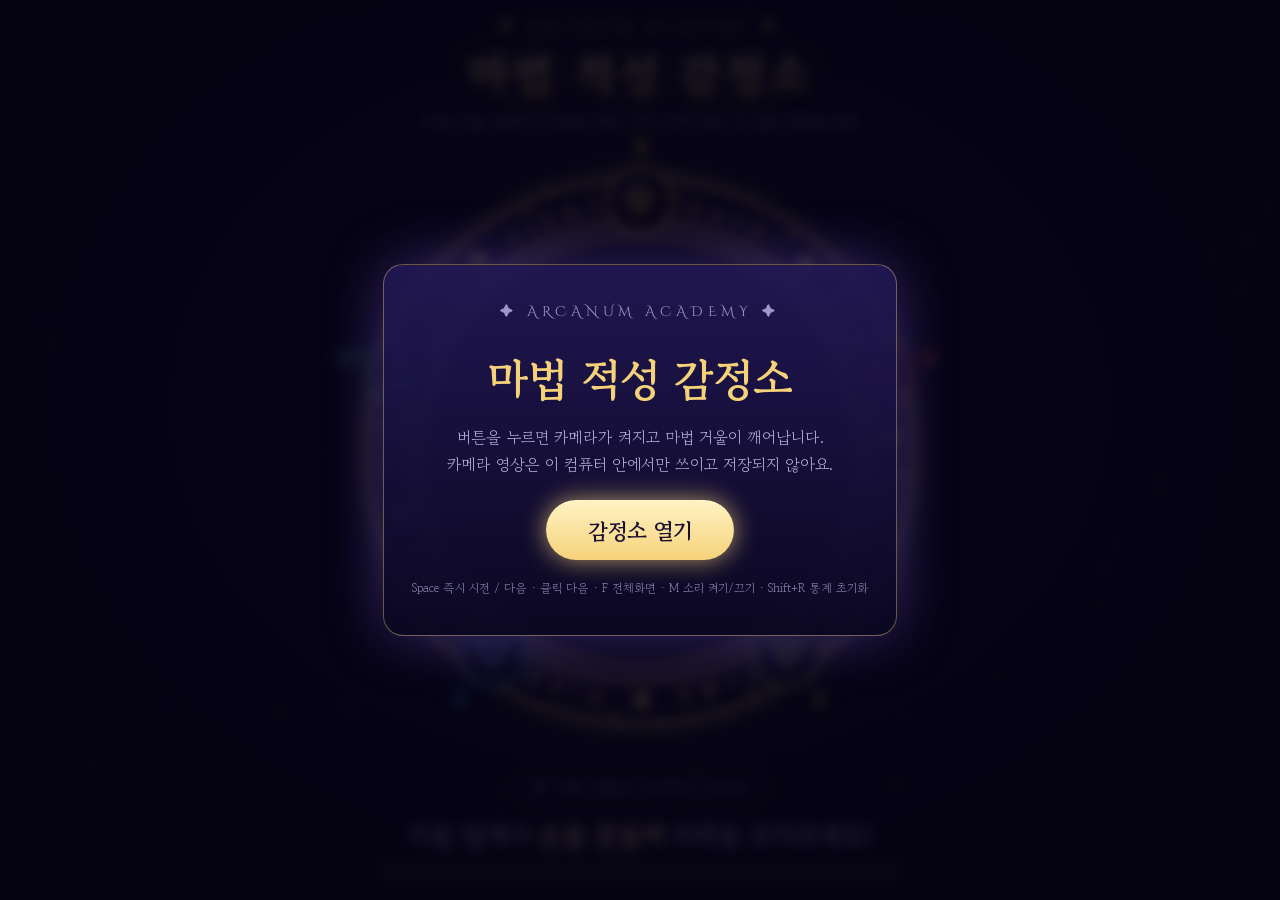
<file: index.html>
<!doctype html>
<html lang="ko">
<head>
  <meta charset="utf-8">
  <meta name="viewport" content="width=device-width, initial-scale=1">
  <title>마법 적성 감정소</title>
  <link rel="preconnect" href="https://fonts.googleapis.com">
  <link rel="preconnect" href="https://fonts.gstatic.com" crossorigin>
  <link href="https://fonts.googleapis.com/css2?family=Cinzel+Decorative:wght@400;700&family=Gowun+Batang:wght@400;700&family=Noto+Sans+Runic&display=swap" rel="stylesheet">
  <link rel="stylesheet" href="style.css">
</head>
<body data-phase="intro">
  <canvas id="bg"></canvas>

  <main class="stage">
    <header class="title">
      <p class="eyebrow">✦ ARCANUM ACADEMY ✦</p>
      <h1>마법 적성 감정소</h1>
      <p class="subtitle">마법 거울 앞에서 주문을 외워, 당신 안에 잠든 속성을 깨워보세요</p>
    </header>

    <section class="circle-wrap" aria-hidden="true">
      <svg class="magic-circle" viewBox="-200 -200 400 400">
        <defs>
          <path id="rune-path" d="M 0,-167 a 167,167 0 1,1 0,334 a 167,167 0 1,1 0,-334" />
        </defs>
        <g id="ring-outer">
          <circle r="197" class="line thin" />
          <circle r="190" class="line bold" />
          <circle r="160" class="line bold" />
          <g id="ticks"></g>
          <text class="runes">
            <textPath href="#rune-path" textLength="1040" lengthAdjust="spacing">ᚠᚢᚦᚨᚱᚲ ✦ ᚷᚹᚺᚾᛁᛃ ✦ ᛇᛈᛉᛊᛏᛒ ✦ ᛖᛗᛚᛜᛞᛟ ✦ ᚠᛁᚱᛖ ✦ ᚹᚨᛏᛖᚱ ✦ ᛖᚨᚱᚦ ✦ ᚨᛁᚱ ✦ ᛚᛁᚷᚺᛏ ✦</textPath>
          </text>
        </g>
        <g id="ring-inner">
          <circle r="154" class="line thin dashed" />
        </g>
      </svg>

      <div class="mirror">
        <video id="cam" playsinline muted></video>
      </div>

      <div id="gems"></div>
    </section>

    <footer class="guide">
      <div class="status"><span class="dot"></span><span id="status-text">마법 거울을 준비하고 있어요</span></div>
      <p class="instruction">거울 앞에서 <b>손을 흔들며</b> 마력을 모아보세요!</p>
      <div class="swipe-meter"><div class="fill"></div></div>
    </footer>
  </main>

  <section class="reveal" aria-live="polite">
    <div class="reveal-rays"></div>
    <div class="reveal-card">
      <p class="reveal-eyebrow">감정 결과</p>
      <div class="reveal-symbol"></div>
      <p class="reveal-you">당신은</p>
      <h2 class="reveal-title"></h2>
      <p class="reveal-class"></p>
      <p class="reveal-desc"></p>
      <ul class="reveal-traits"></ul>
      <p class="reveal-spell"></p>
    </div>
    <p class="next-hint">✦ 화면을 클릭하면 다음 마법사를 감정합니다 ✦</p>
  </section>

  <canvas id="trail"></canvas>
  <div class="flash"></div>

  <aside class="stats" aria-label="오늘 탄생한 마법사"></aside>

  <div class="intro">
    <div class="intro-card">
      <p class="eyebrow">✦ ARCANUM ACADEMY ✦</p>
      <h2>마법 적성 감정소</h2>
      <p>버튼을 누르면 카메라가 켜지고 마법 거울이 깨어납니다.<br>카메라 영상은 이 컴퓨터 안에서만 쓰이고 저장되지 않아요.</p>
      <button id="start-btn" type="button">감정소 열기</button>
      <p class="keys">Space 즉시 시전 / 다음 · 클릭 다음 · F 전체화면 · M 소리 켜기/끄기 · Shift+R 통계 초기화</p>
    </div>
  </div>

  <script type="module" src="app.js"></script>
</body>
</html>
</file>
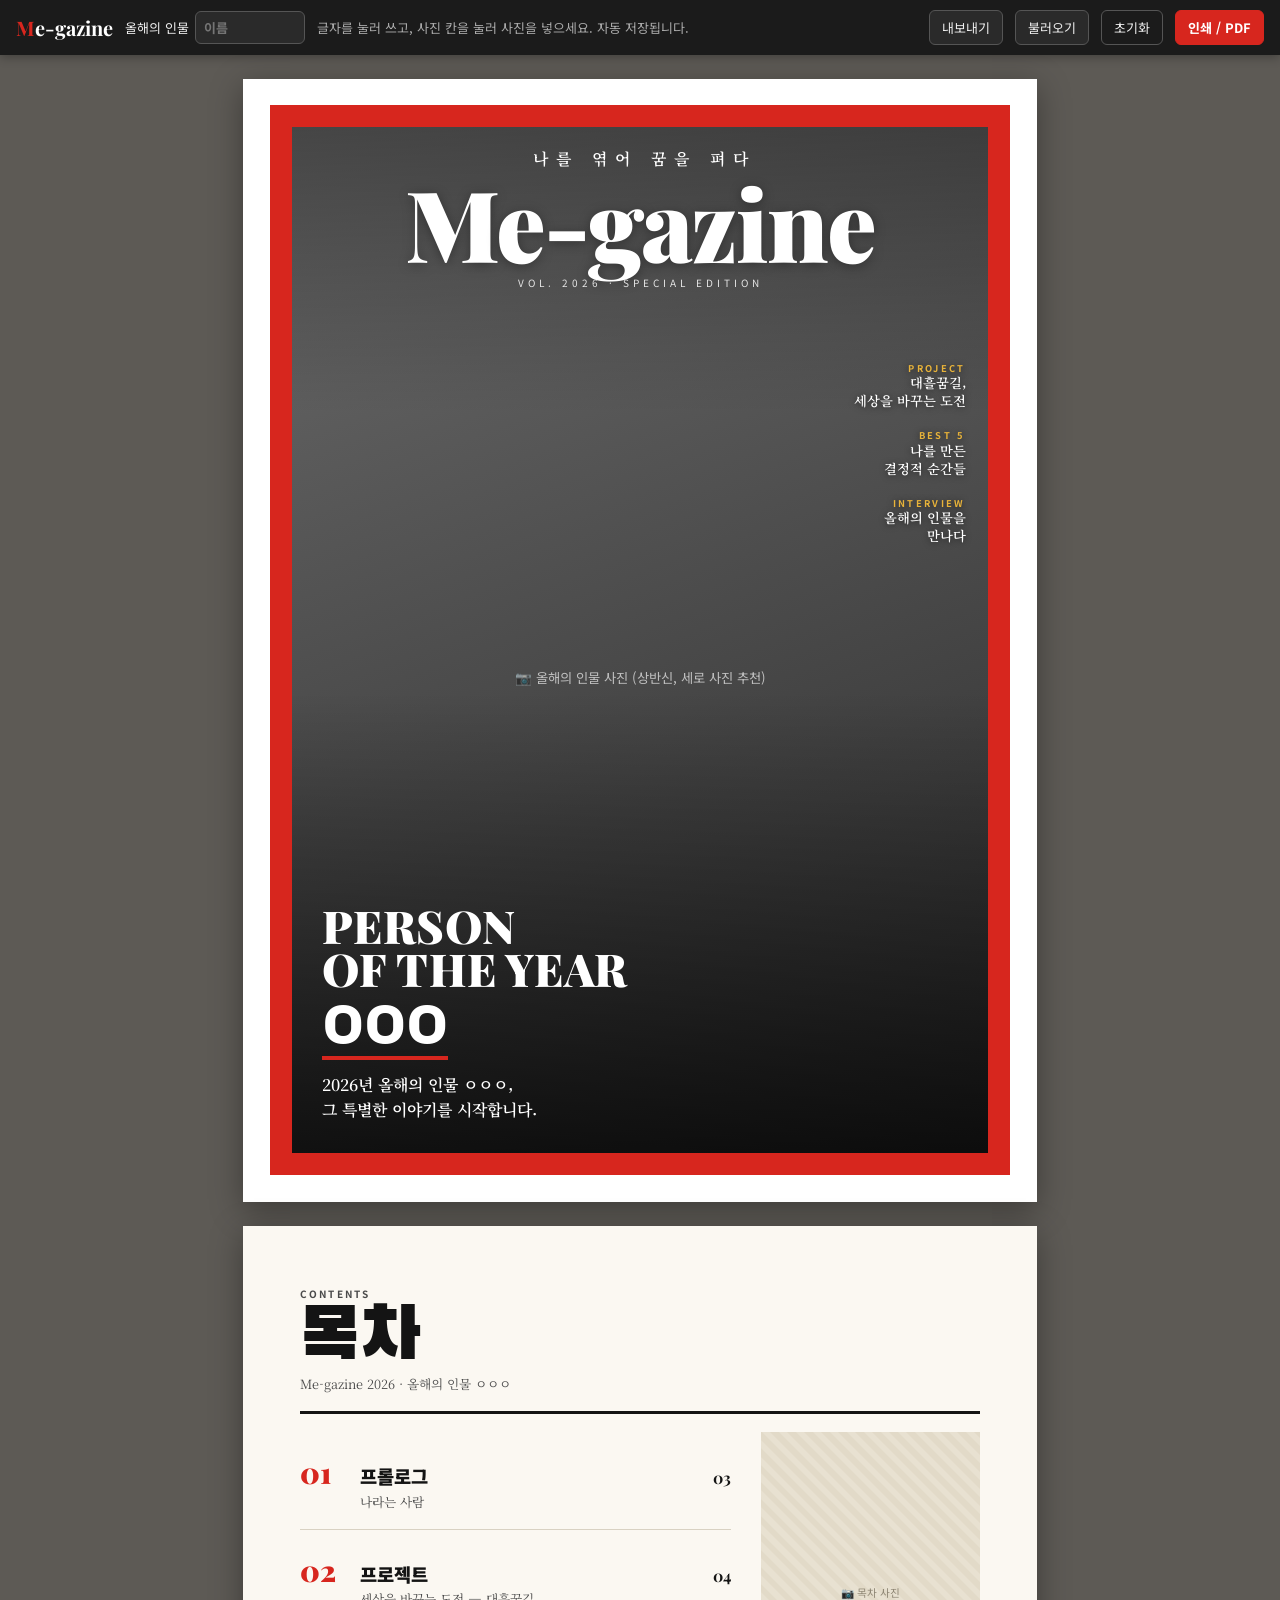
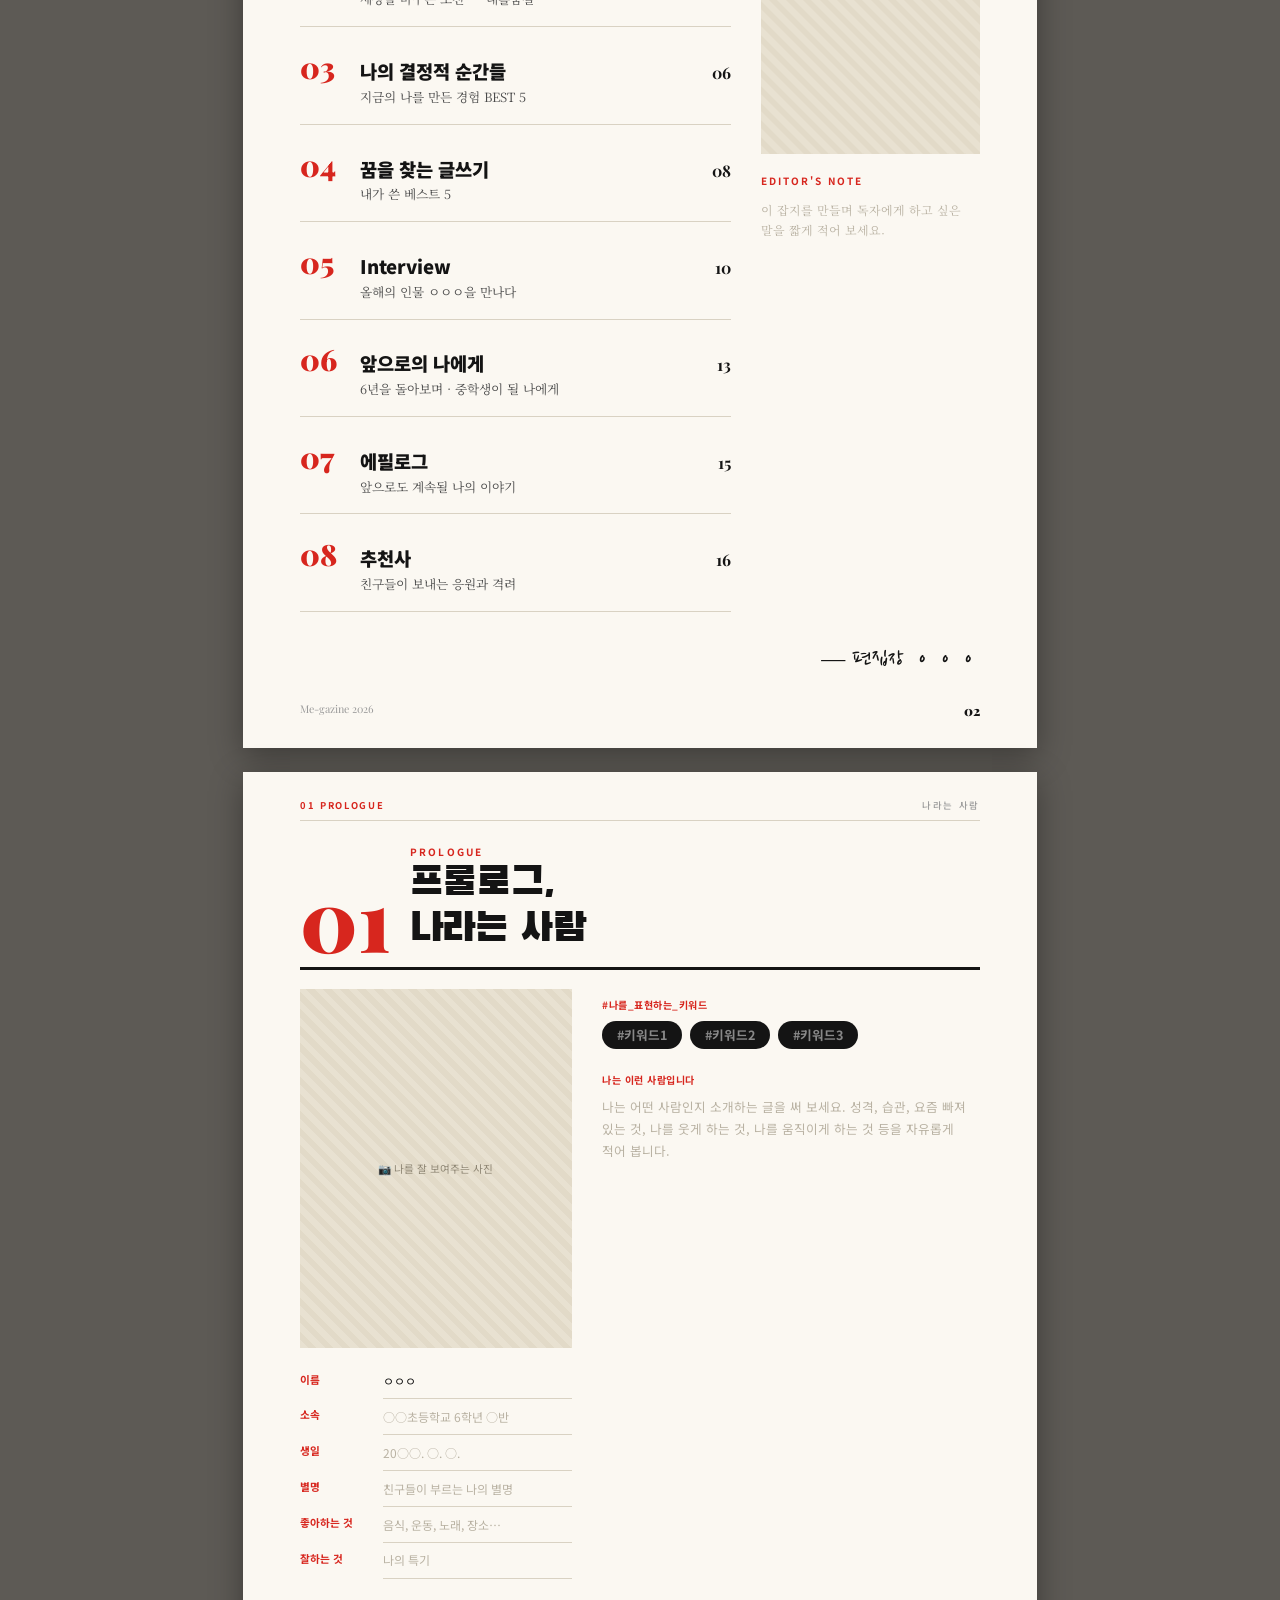
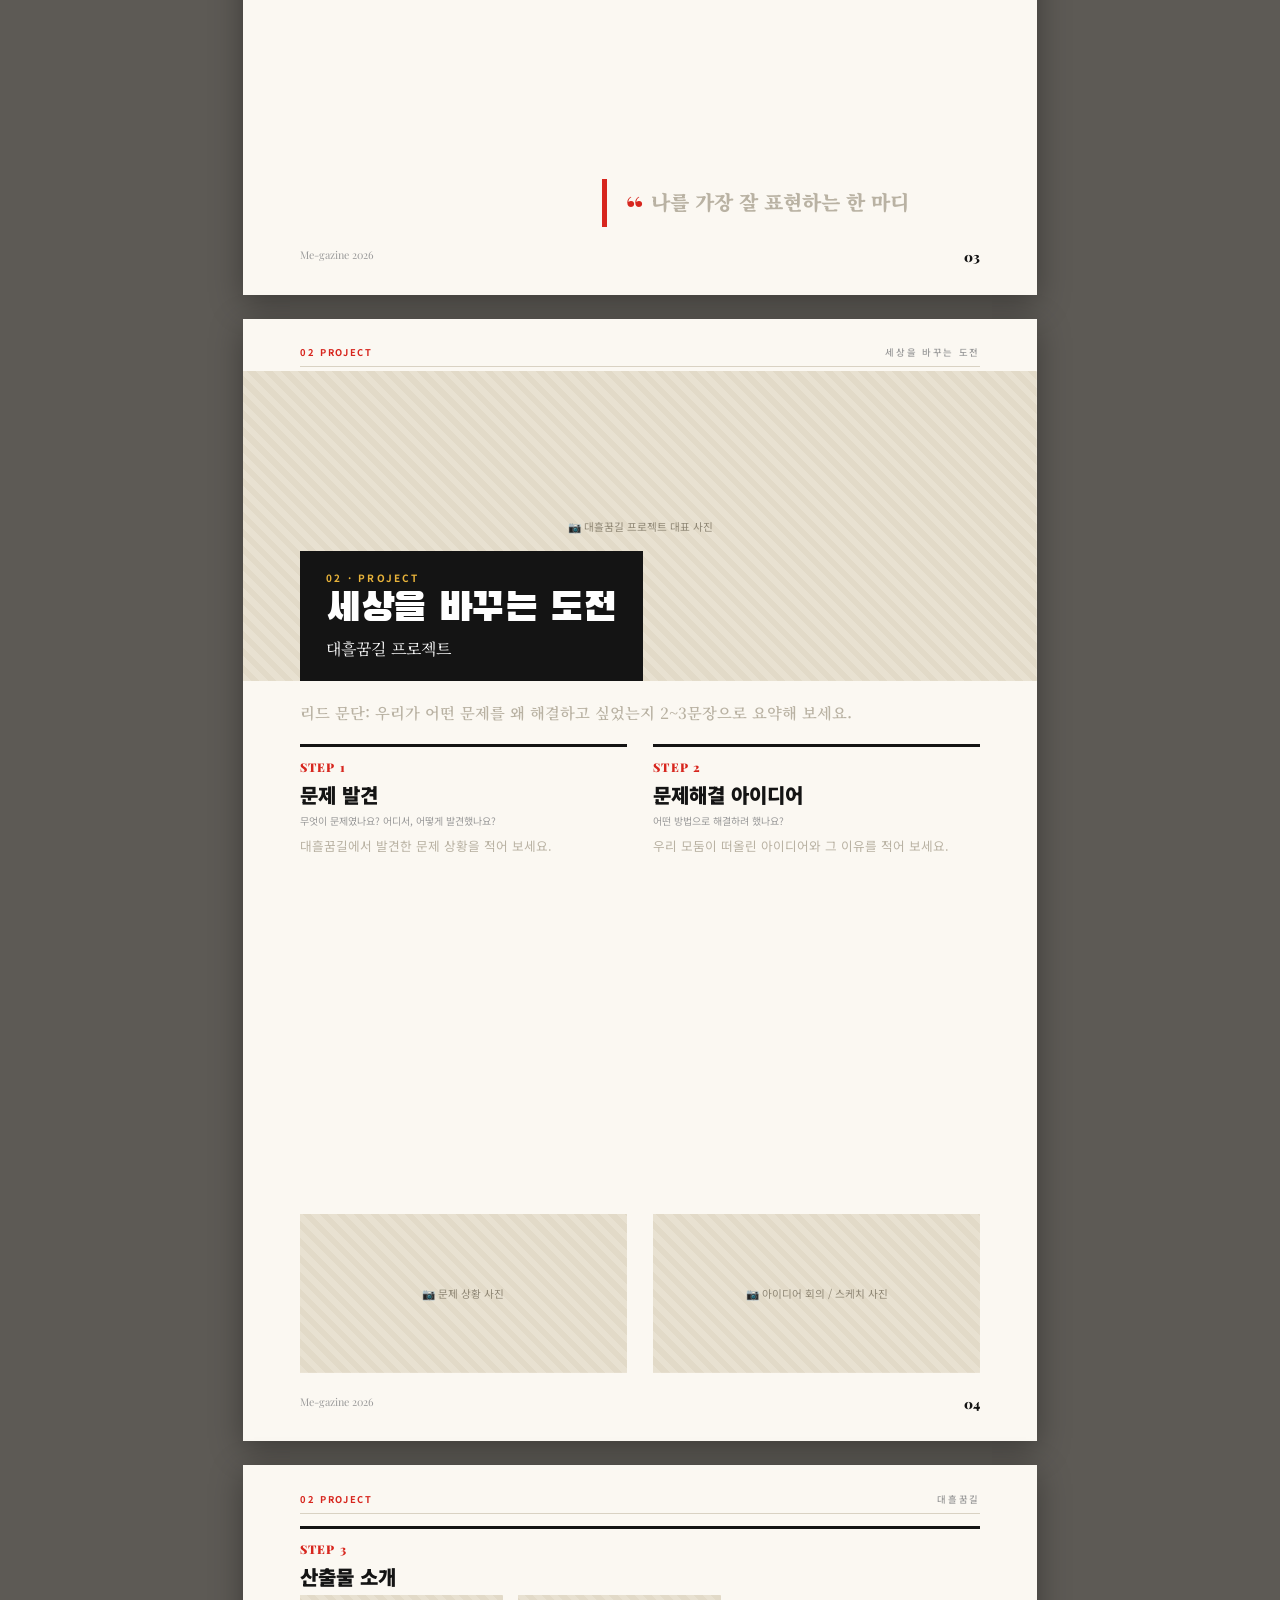
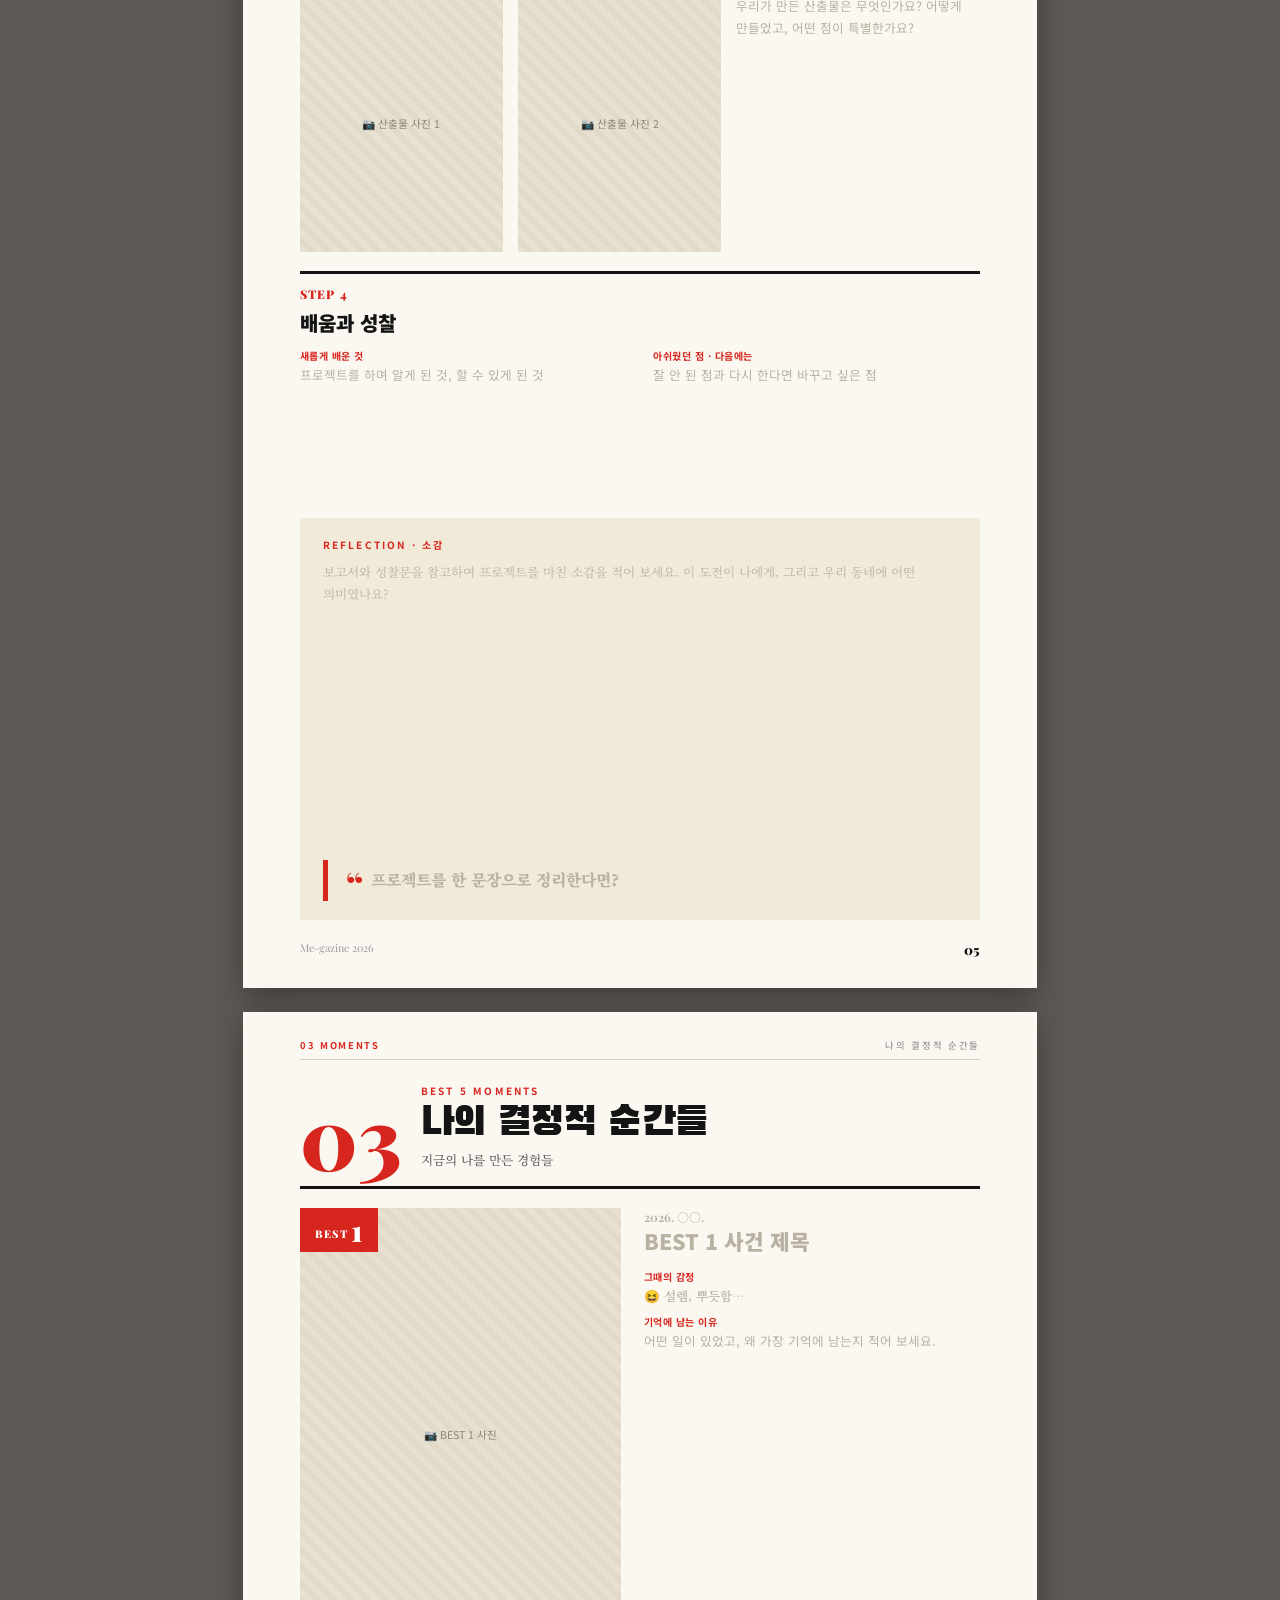
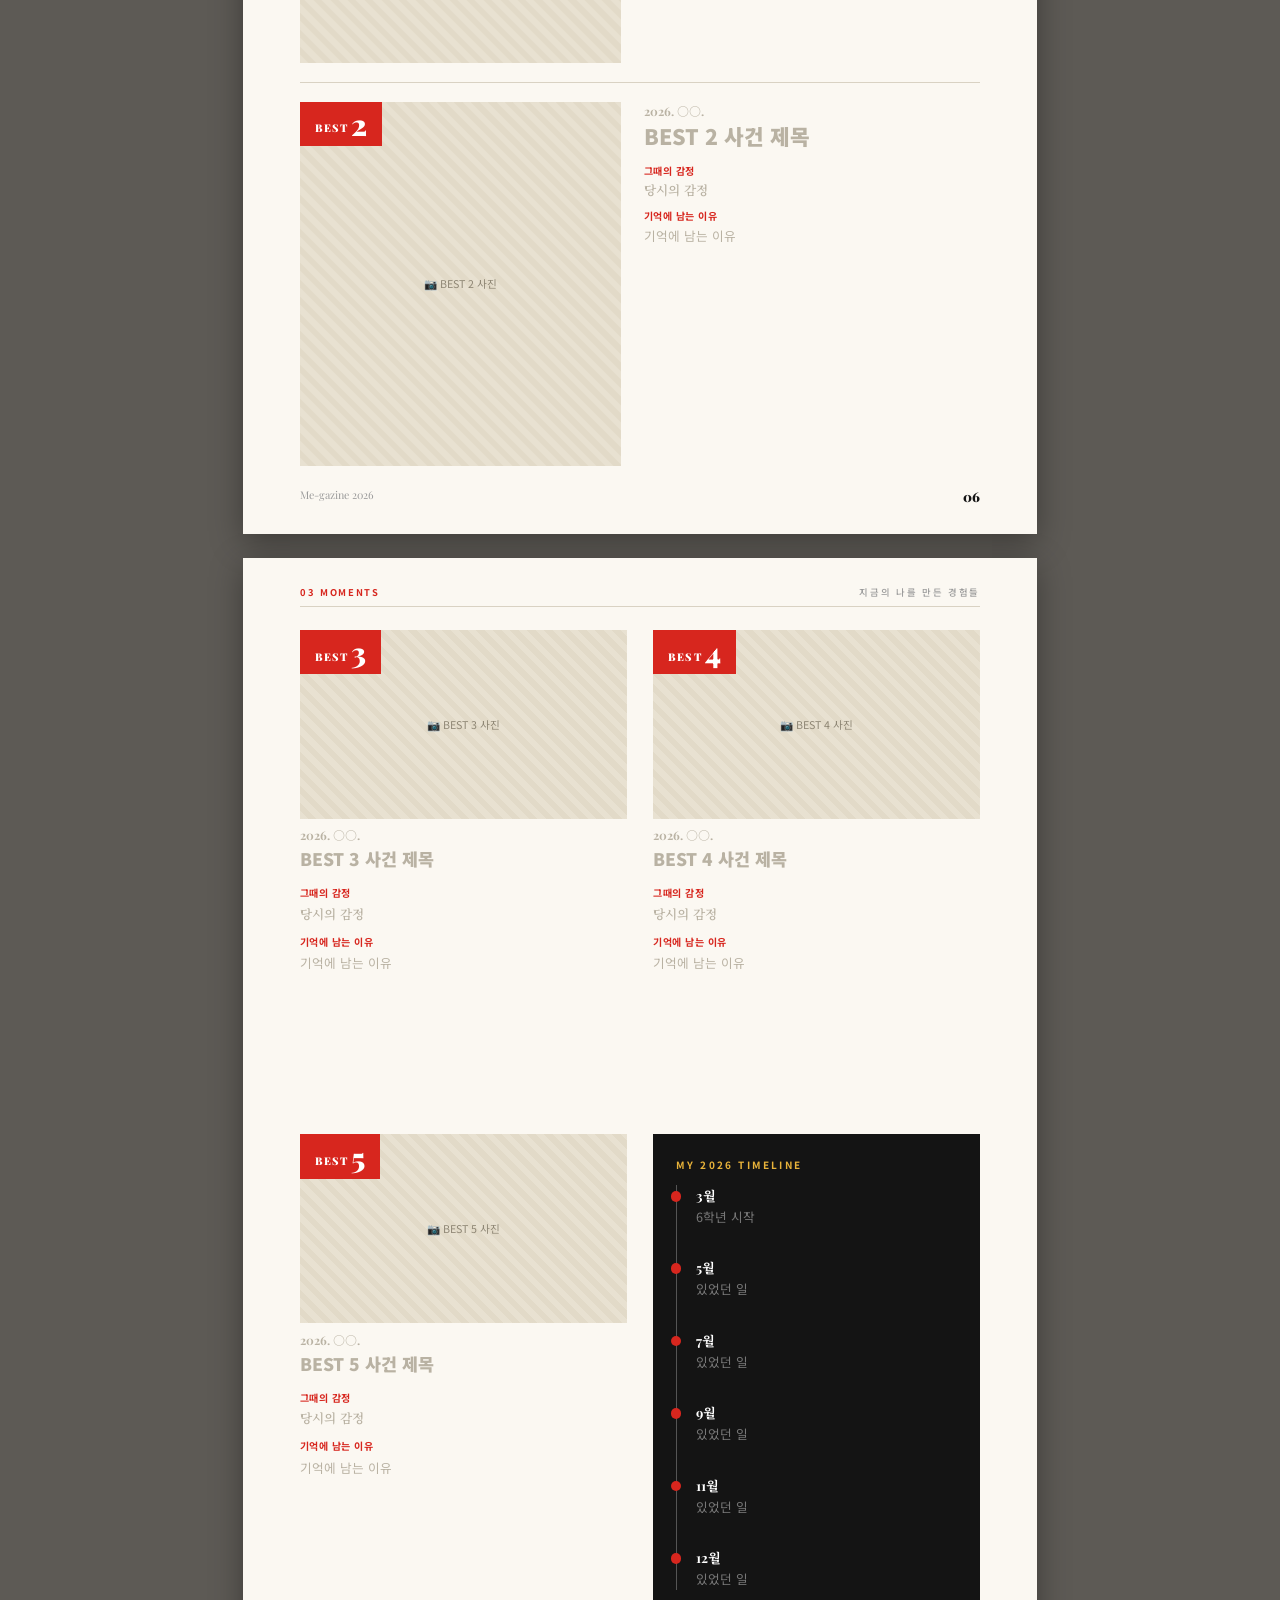
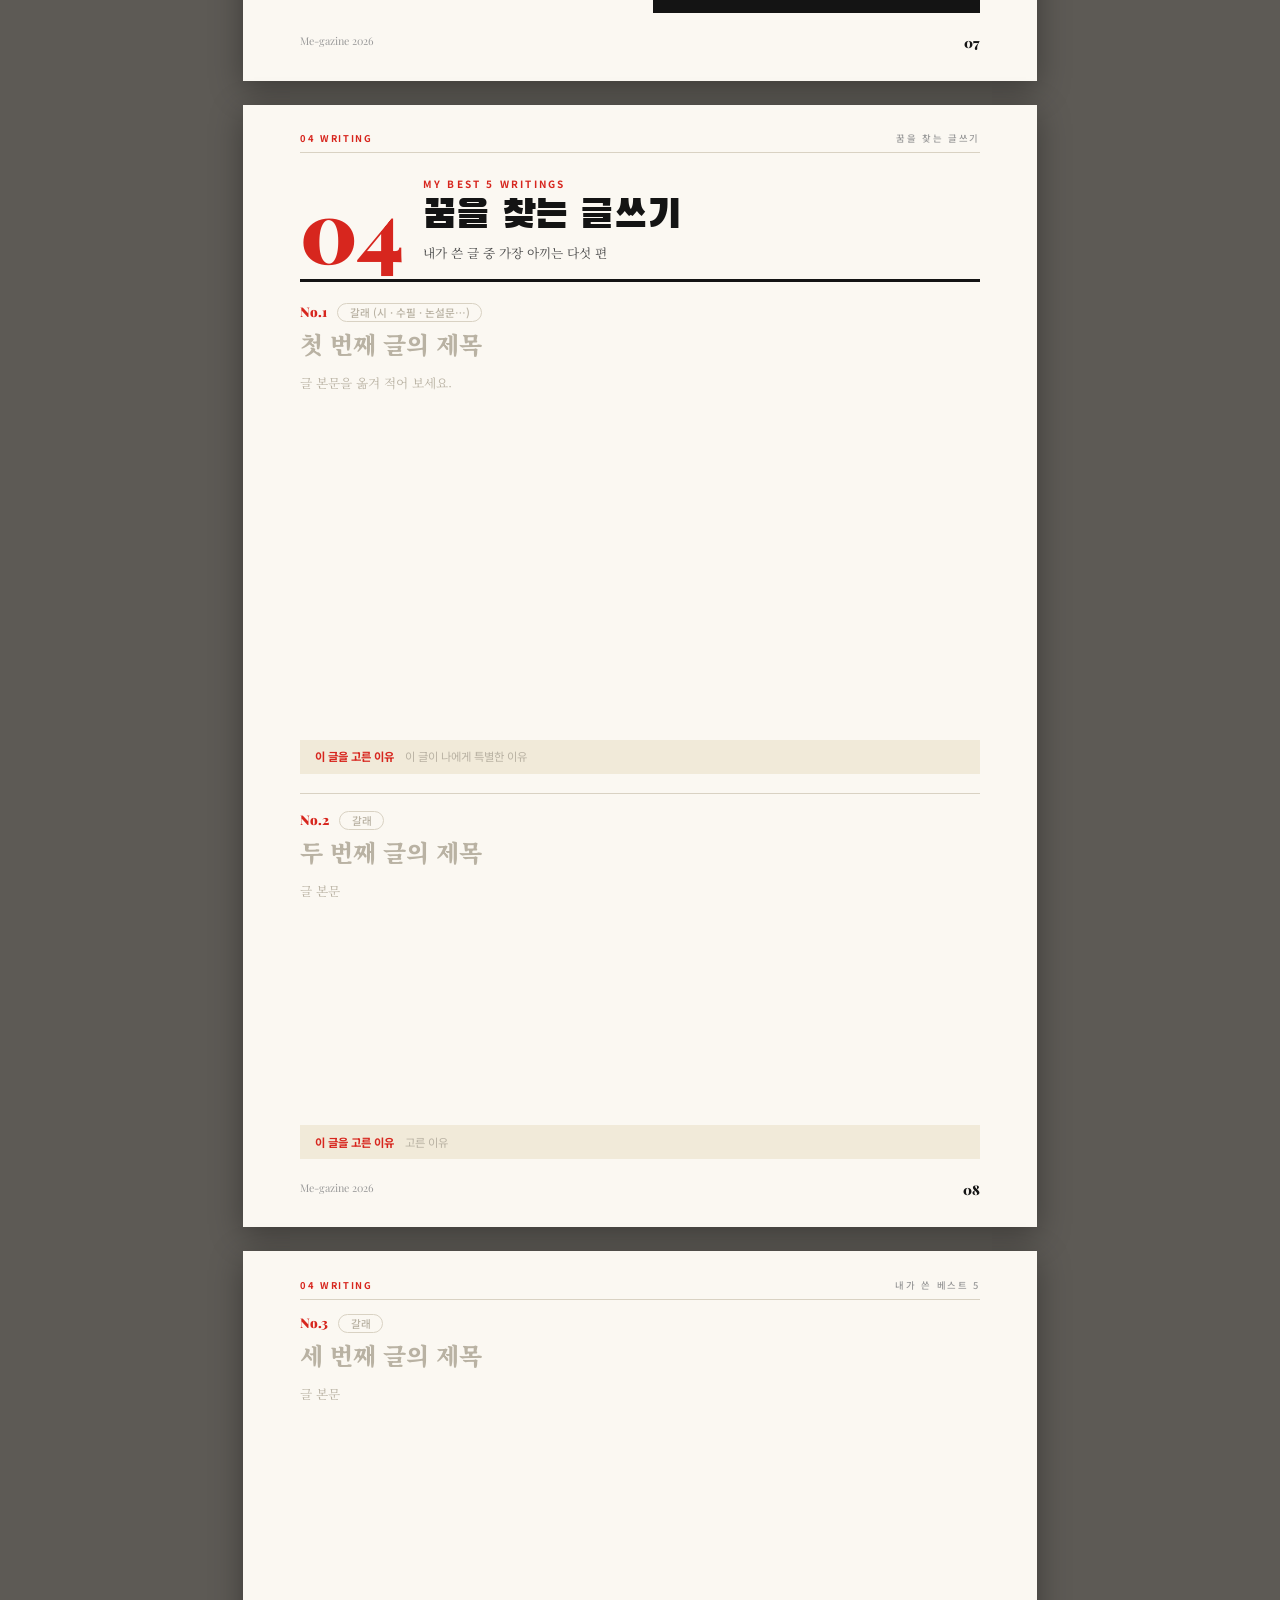
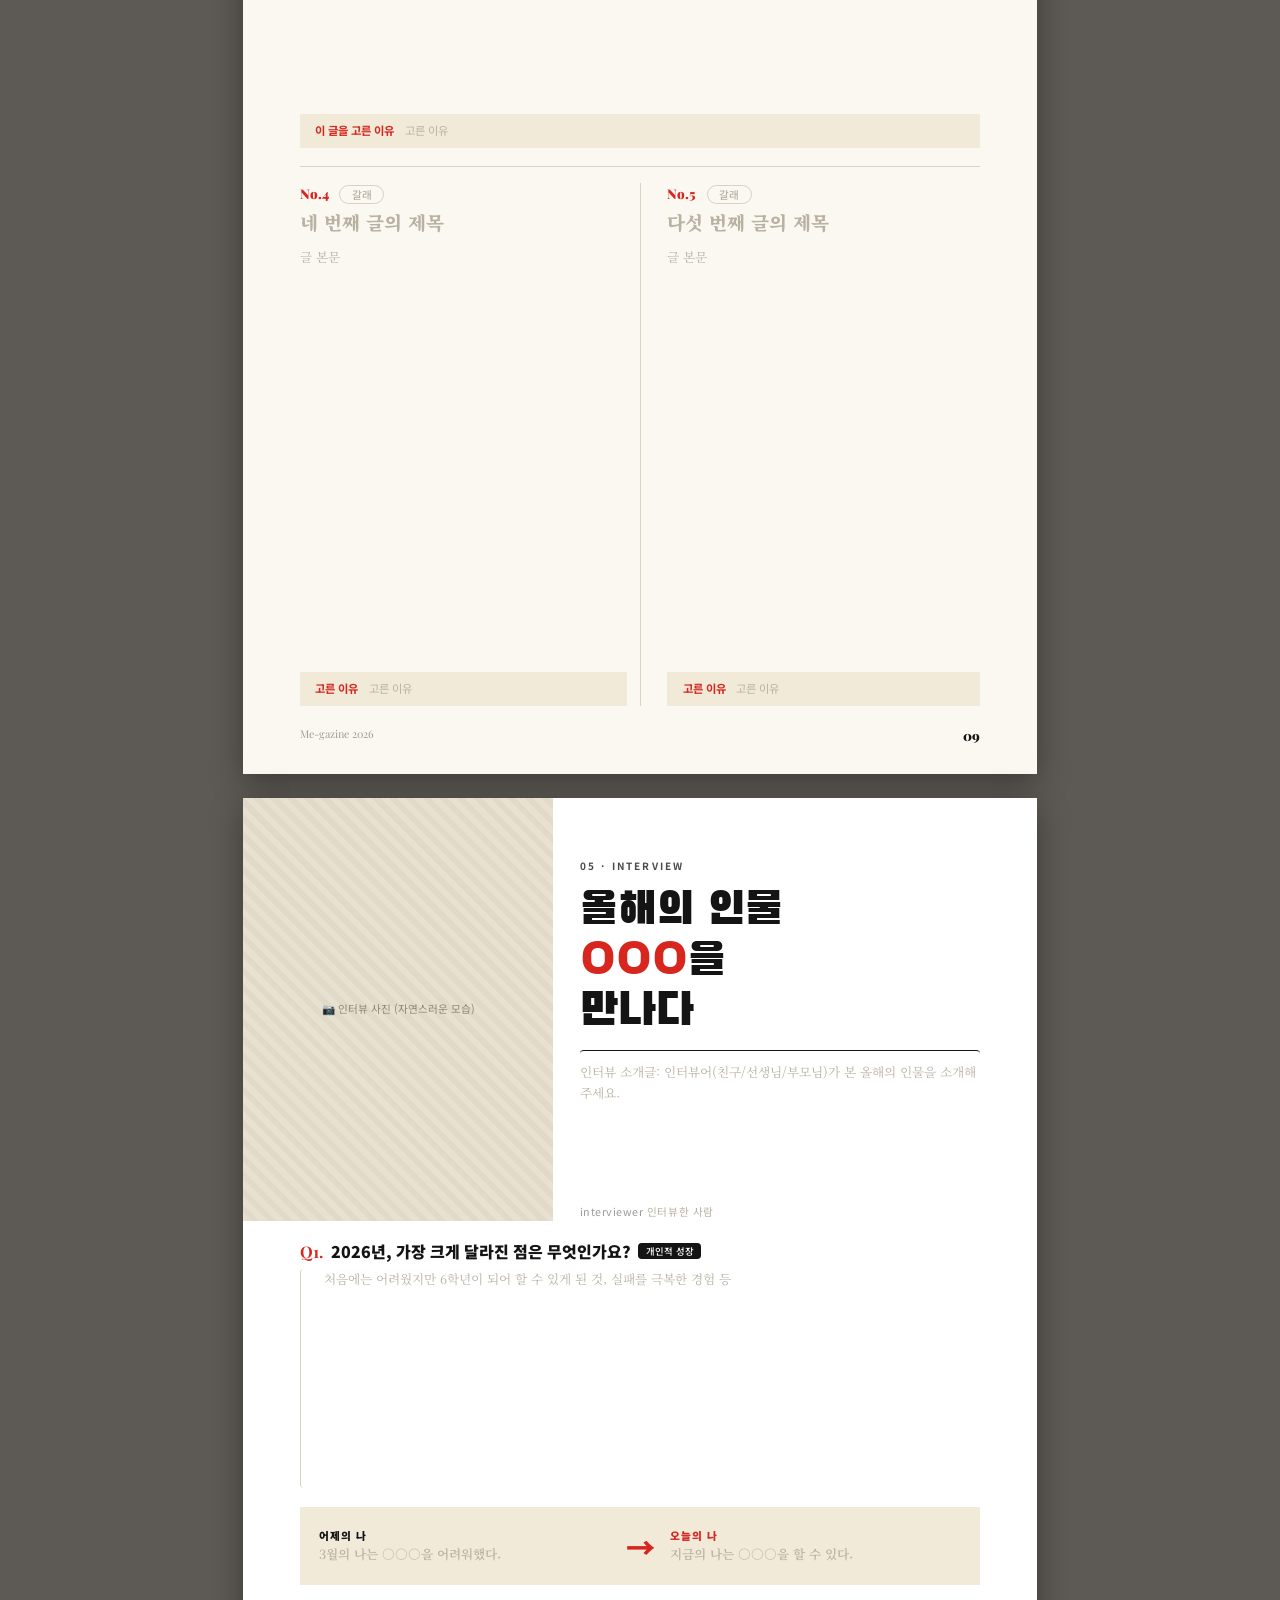
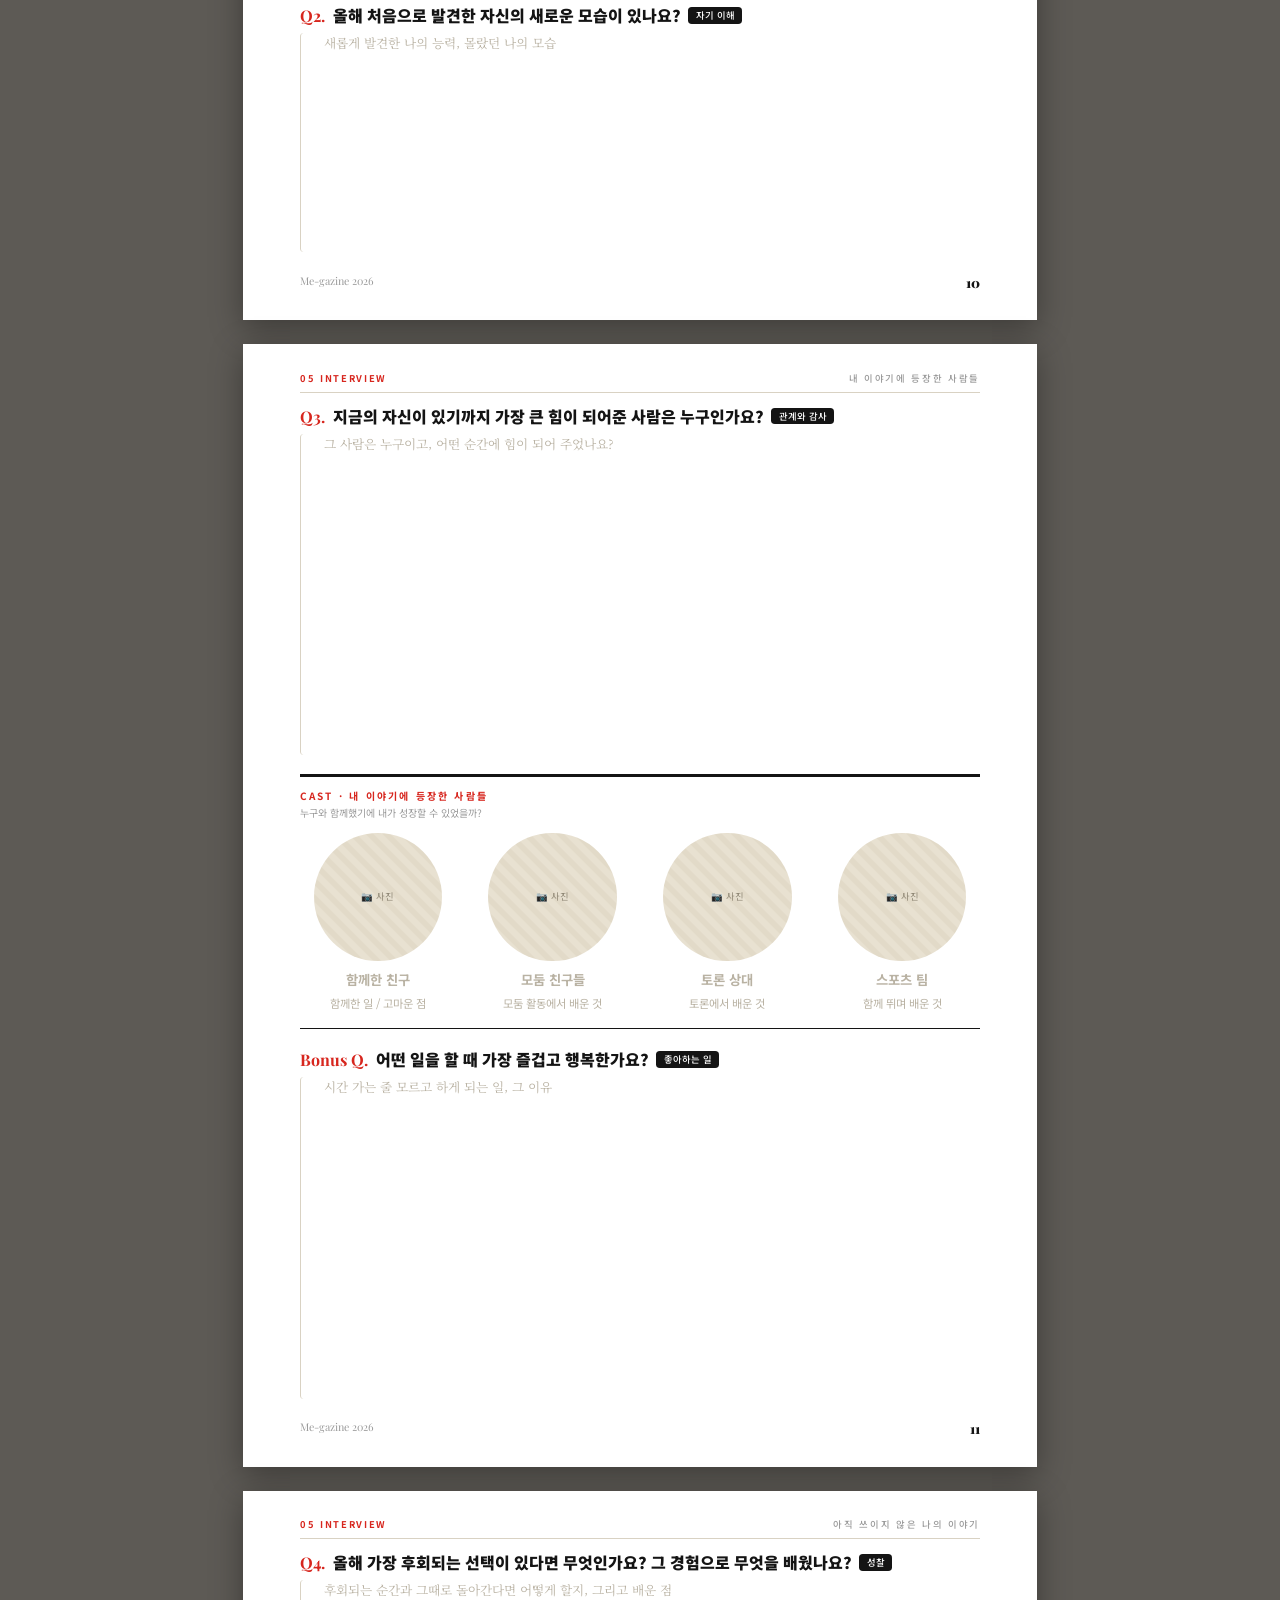
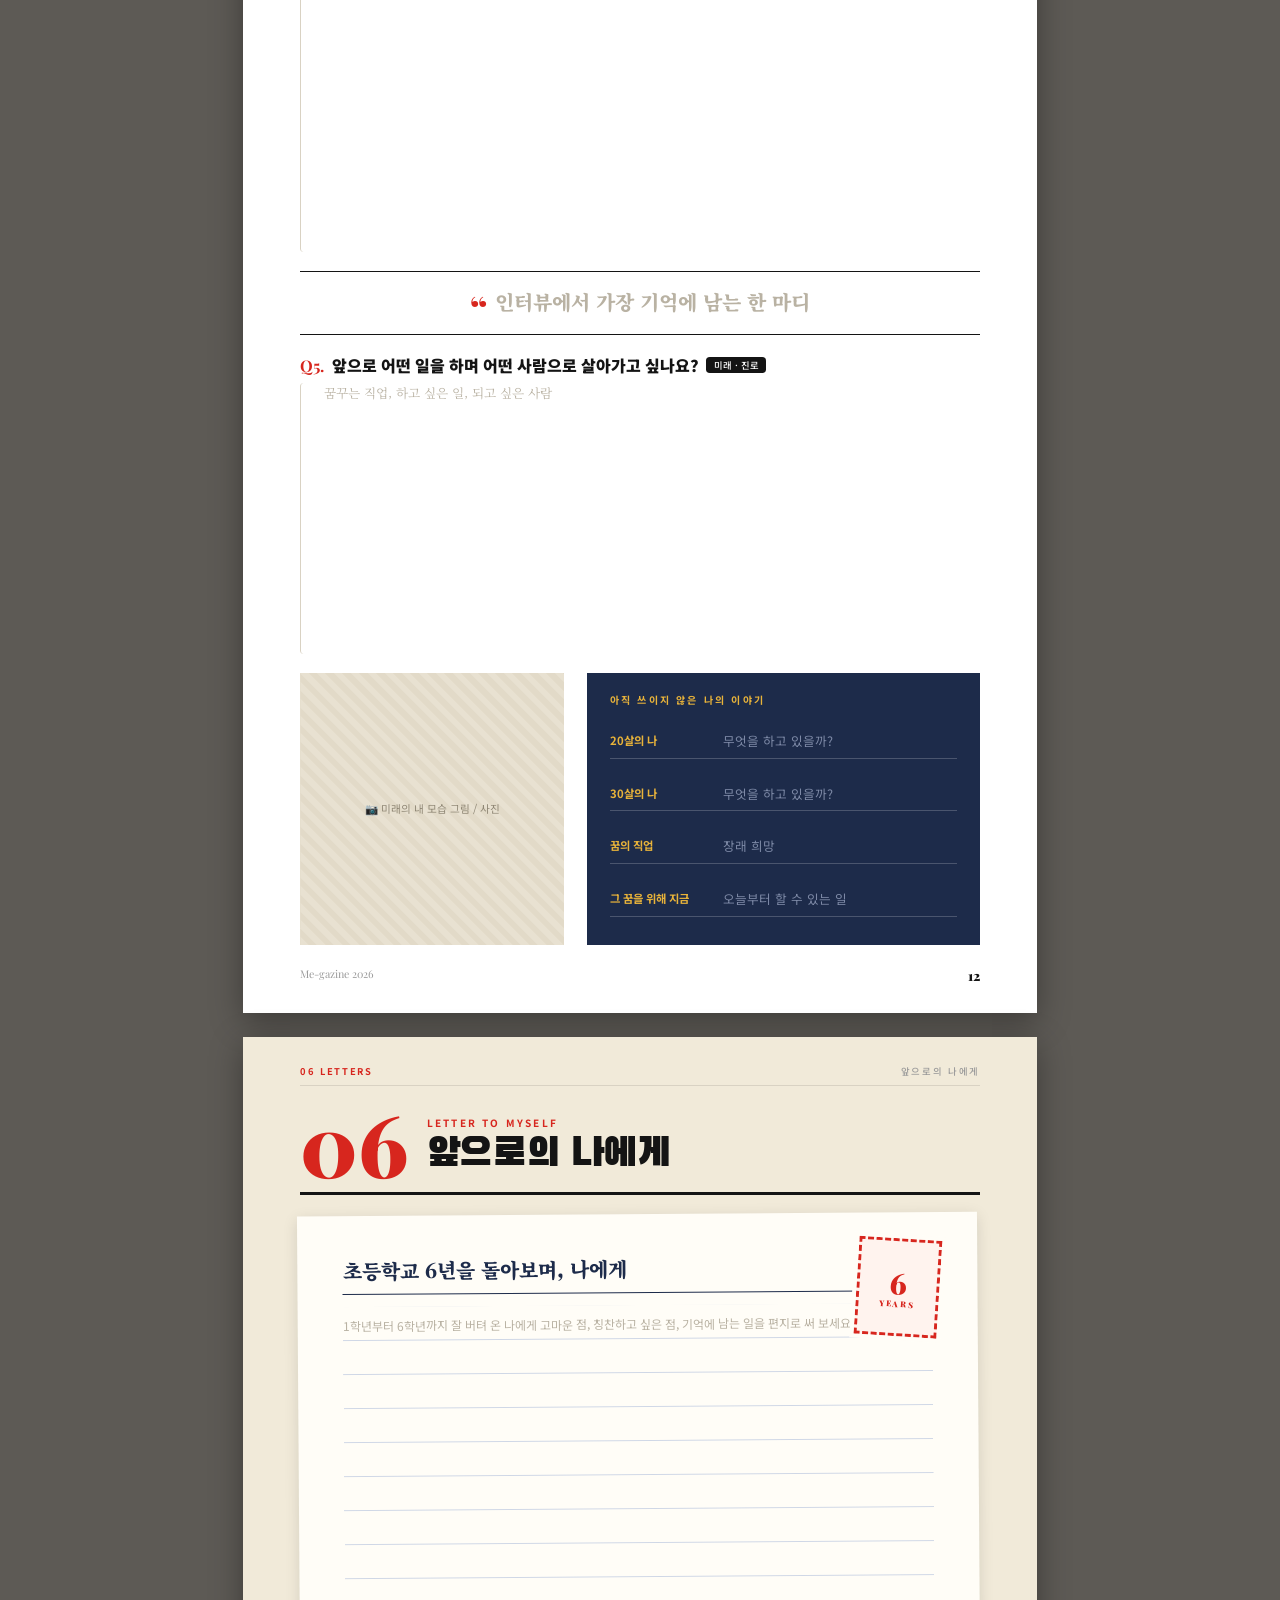
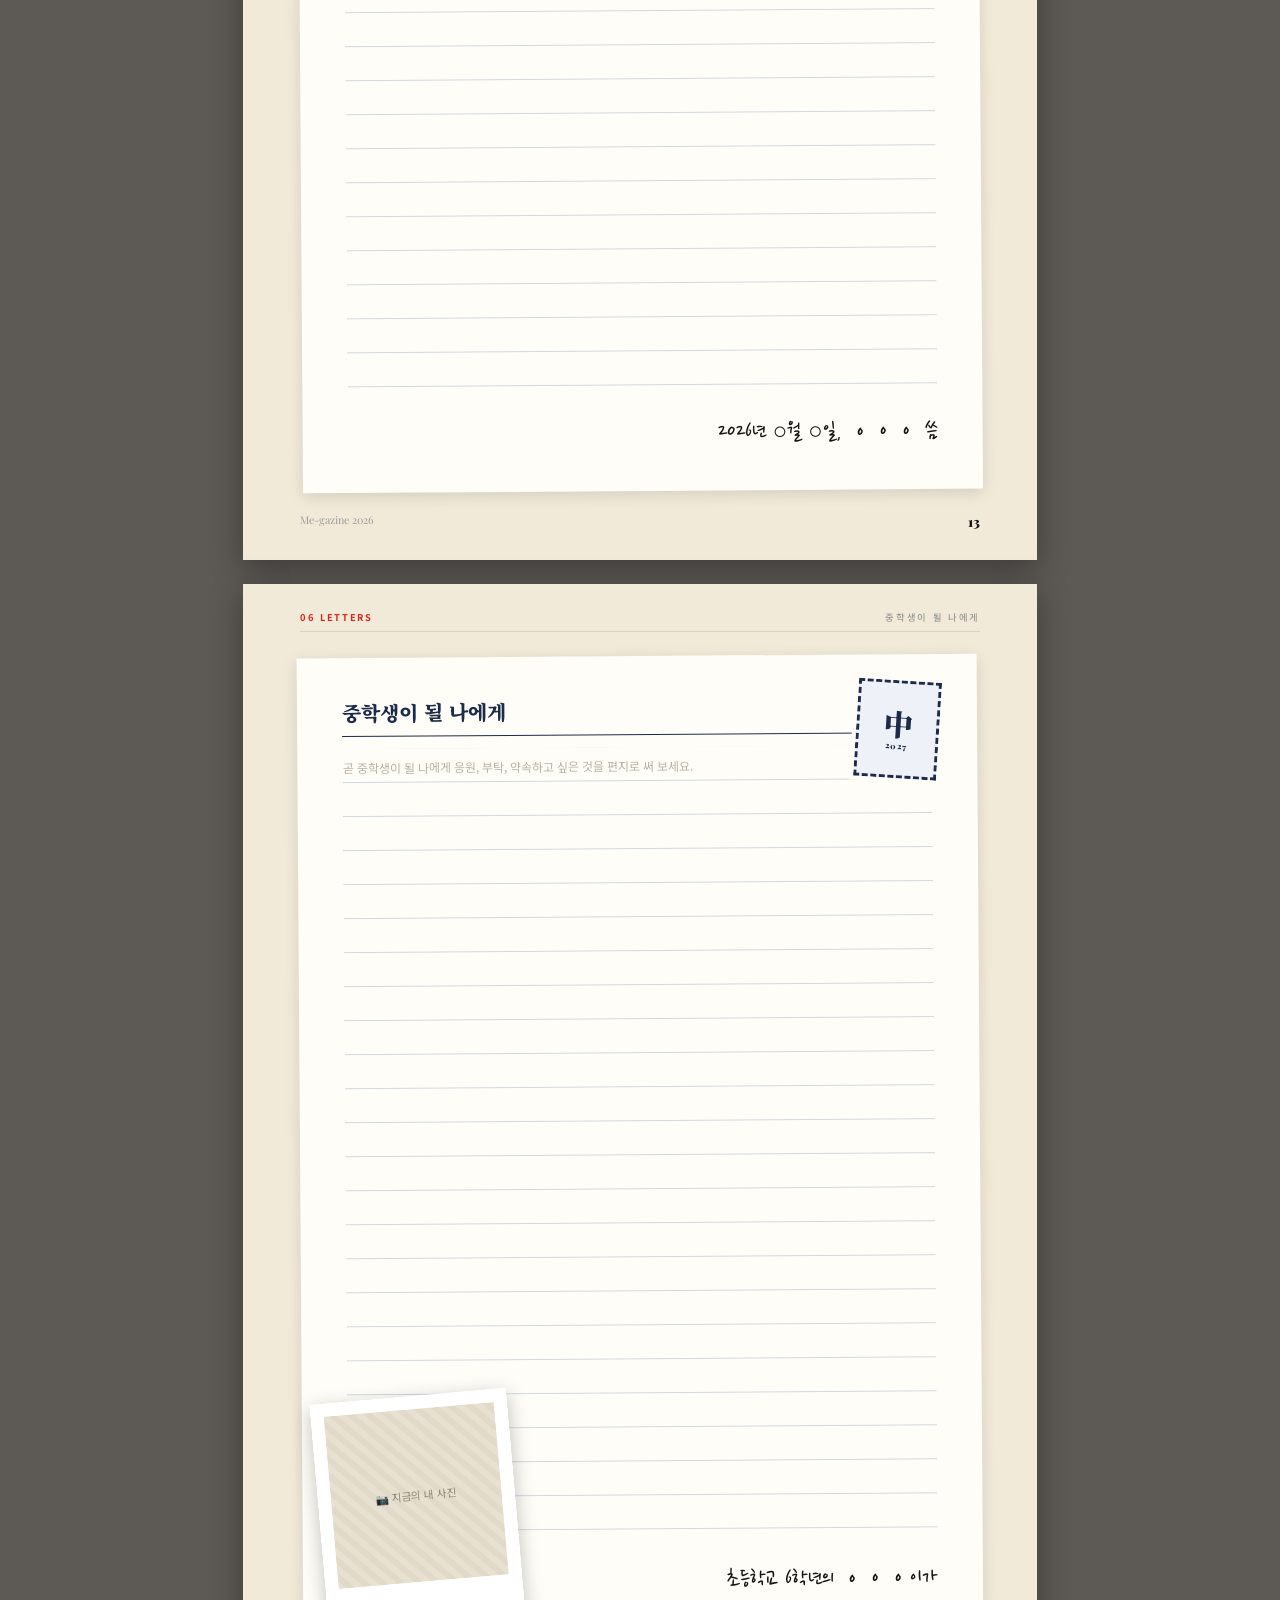
<file: megazine/index.html>
<!doctype html>
<html lang="ko">
<head>
<meta charset="utf-8">
<meta name="viewport" content="width=device-width, initial-scale=1">
<title>Me-gazine 2026</title>
<link rel="preconnect" href="https://fonts.googleapis.com">
<link rel="preconnect" href="https://fonts.gstatic.com" crossorigin>
<link href="https://fonts.googleapis.com/css2?family=Black+Han+Sans&family=Nanum+Pen+Script&family=Noto+Sans+KR:wght@300;400;500;700;900&family=Noto+Serif+KR:wght@400;600;900&family=Playfair+Display:ital,wght@0,700;0,900;1,700&display=swap" rel="stylesheet">
<link rel="stylesheet" href="megazine.css">
</head>
<body>

<!-- ───────── 화면 전용 도구 막대 (인쇄 시 숨김) ───────── -->
<header class="toolbar no-print">
  <strong class="tb-logo">Me-gazine</strong>
  <label class="tb-name">올해의 인물
    <input id="nameInput" type="text" maxlength="10" placeholder="이름">
  </label>
  <span class="tb-hint">글자를 눌러 쓰고, 사진 칸을 눌러 사진을 넣으세요. 자동 저장됩니다.</span>
  <span class="tb-spacer"></span>
  <button type="button" id="btnExport">내보내기</button>
  <button type="button" id="btnImport">불러오기</button>
  <button type="button" id="btnReset" class="ghost">초기화</button>
  <button type="button" id="btnPrint" class="primary">인쇄 / PDF</button>
  <input id="importFile" type="file" accept="application/json" hidden>
</header>

<main id="book">

<!-- ═════════ 표지 ═════════ -->
<section class="page cover" data-title="표지">
  <div class="cover-frame">
    <div class="photo cover-photo" data-ph="올해의 인물 사진 (상반신, 세로 사진 추천)"></div>
    <div class="cover-shade"></div>
    <div class="cover-top">
      <p class="cover-kicker">나를 엮어 꿈을 펴다</p>
      <h1 class="masthead">Me-gazine</h1>
      <p class="cover-issue">VOL. 2026 · SPECIAL EDITION</p>
    </div>
    <ul class="cover-teasers">
      <li><b>PROJECT</b>대흘꿈길,<br>세상을 바꾸는 도전</li>
      <li><b>BEST 5</b>나를 만든<br>결정적 순간들</li>
      <li><b>INTERVIEW</b>올해의 인물을<br>만나다</li>
    </ul>
    <div class="cover-bottom">
      <p class="poy">PERSON<br>OF THE YEAR</p>
      <p class="cover-name"><span class="js-name">ㅇㅇㅇ</span></p>
      <p class="cover-sub">2026년 올해의 인물 <span class="js-name">ㅇㅇㅇ</span>,<br>그 특별한 이야기를 시작합니다.</p>
    </div>
  </div>
</section>

<!-- ═════════ 0. 목차 ═════════ -->
<section class="page toc" data-title="목차">
  <div class="toc-head">
    <p class="eyebrow">CONTENTS</p>
    <h2 class="toc-title">목차</h2>
    <p class="toc-issue">Me-gazine 2026 · 올해의 인물 <span class="js-name">ㅇㅇㅇ</span></p>
  </div>
  <div class="toc-body">
    <ol class="toc-list">
      <li><span class="no">01</span><span class="t"><b>프롤로그</b>나라는 사람</span><span class="pg">03</span></li>
      <li><span class="no">02</span><span class="t"><b>프로젝트</b>세상을 바꾸는 도전 — 대흘꿈길</span><span class="pg">04</span></li>
      <li><span class="no">03</span><span class="t"><b>나의 결정적 순간들</b>지금의 나를 만든 경험 BEST 5</span><span class="pg">06</span></li>
      <li><span class="no">04</span><span class="t"><b>꿈을 찾는 글쓰기</b>내가 쓴 베스트 5</span><span class="pg">08</span></li>
      <li><span class="no">05</span><span class="t"><b>Interview</b>올해의 인물 <span class="js-name">ㅇㅇㅇ</span><span class="js-josa" data-j="을를">을</span> 만나다</span><span class="pg">10</span></li>
      <li><span class="no">06</span><span class="t"><b>앞으로의 나에게</b>6년을 돌아보며 · 중학생이 될 나에게</span><span class="pg">13</span></li>
      <li><span class="no">07</span><span class="t"><b>에필로그</b>앞으로도 계속될 나의 이야기</span><span class="pg">15</span></li>
      <li><span class="no">08</span><span class="t"><b>추천사</b>친구들이 보내는 응원과 격려</span><span class="pg">16</span></li>
    </ol>
    <aside class="toc-side">
      <div class="photo toc-photo" data-ph="목차 사진"></div>
      <p class="toc-editor-label">EDITOR'S NOTE</p>
      <p class="ed toc-note" data-ph="이 잡지를 만들며 독자에게 하고 싶은 말을 짧게 적어 보세요."></p>
      <p class="toc-sign">— 편집장 <span class="js-name">ㅇㅇㅇ</span></p>
    </aside>
  </div>
  <footer class="folio"><span>Me-gazine 2026</span><span>02</span></footer>
</section>

<!-- ═════════ 1. 프롤로그 ═════════ -->
<section class="page prologue" data-title="프롤로그">
  <header class="run"><span>01 PROLOGUE</span><span>나라는 사람</span></header>
  <div class="opener">
    <p class="big-no">01</p>
    <div>
      <p class="eyebrow red">PROLOGUE</p>
      <h2 class="sec-title">프롤로그,<br>나라는 사람</h2>
    </div>
  </div>
  <div class="pro-grid">
    <div class="pro-left">
      <div class="photo pro-photo" data-ph="나를 잘 보여주는 사진"></div>
      <table class="profile">
        <tr><th>이름</th><td><span class="js-name">ㅇㅇㅇ</span></td></tr>
        <tr><th>소속</th><td class="ed" data-ph="○○초등학교 6학년 ○반"></td></tr>
        <tr><th>생일</th><td class="ed" data-ph="20○○. ○. ○."></td></tr>
        <tr><th>별명</th><td class="ed" data-ph="친구들이 부르는 나의 별명"></td></tr>
        <tr><th>좋아하는 것</th><td class="ed" data-ph="음식, 운동, 노래, 장소…"></td></tr>
        <tr><th>잘하는 것</th><td class="ed" data-ph="나의 특기"></td></tr>
      </table>
    </div>
    <div class="pro-right">
      <p class="label">#나를_표현하는_키워드</p>
      <div class="keywords">
        <span class="ed chip" data-ph="#키워드1"></span>
        <span class="ed chip" data-ph="#키워드2"></span>
        <span class="ed chip" data-ph="#키워드3"></span>
      </div>
      <p class="label">나는 이런 사람입니다</p>
      <div class="ed body dropcap prose" data-ph="나는 어떤 사람인지 소개하는 글을 써 보세요. 성격, 습관, 요즘 빠져 있는 것, 나를 웃게 하는 것, 나를 움직이게 하는 것 등을 자유롭게 적어 봅니다."></div>
      <blockquote class="pull">
        <span class="q">“</span><span class="ed" data-ph="나를 가장 잘 표현하는 한 마디"></span>
      </blockquote>
    </div>
  </div>
  <footer class="folio"><span>Me-gazine 2026</span><span>03</span></footer>
</section>

<!-- ═════════ 2. 프로젝트 (1) ═════════ -->
<section class="page project" data-title="프로젝트 1">
  <header class="run"><span>02 PROJECT</span><span>세상을 바꾸는 도전</span></header>
  <div class="feature-hero">
    <div class="photo hero-photo" data-ph="대흘꿈길 프로젝트 대표 사진"></div>
    <div class="hero-text">
      <p class="eyebrow">02 · PROJECT</p>
      <h2 class="sec-title light">세상을 바꾸는 도전</h2>
      <p class="hero-sub">대흘꿈길 프로젝트</p>
    </div>
  </div>
  <p class="ed lead" data-ph="리드 문단: 우리가 어떤 문제를 왜 해결하고 싶었는지 2~3문장으로 요약해 보세요."></p>
  <div class="steps">
    <article class="step">
      <p class="step-no">STEP 1</p>
      <h3>문제 발견</h3>
      <p class="mini">무엇이 문제였나요? 어디서, 어떻게 발견했나요?</p>
      <div class="ed body" data-ph="대흘꿈길에서 발견한 문제 상황을 적어 보세요."></div>
      <div class="photo step-photo" data-ph="문제 상황 사진"></div>
    </article>
    <article class="step">
      <p class="step-no">STEP 2</p>
      <h3>문제해결 아이디어</h3>
      <p class="mini">어떤 방법으로 해결하려 했나요?</p>
      <div class="ed body" data-ph="우리 모둠이 떠올린 아이디어와 그 이유를 적어 보세요."></div>
      <div class="photo step-photo" data-ph="아이디어 회의 / 스케치 사진"></div>
    </article>
  </div>
  <footer class="folio"><span>Me-gazine 2026</span><span>04</span></footer>
</section>

<!-- ═════════ 2. 프로젝트 (2) ═════════ -->
<section class="page project" data-title="프로젝트 2">
  <header class="run"><span>02 PROJECT</span><span>대흘꿈길</span></header>
  <article class="step wide">
    <p class="step-no">STEP 3</p>
    <h3>산출물 소개</h3>
    <div class="out-grid">
      <div class="photo out-photo" data-ph="산출물 사진 1"></div>
      <div class="photo out-photo" data-ph="산출물 사진 2"></div>
      <div class="ed body" data-ph="우리가 만든 산출물은 무엇인가요? 어떻게 만들었고, 어떤 점이 특별한가요?"></div>
    </div>
  </article>
  <article class="step wide">
    <p class="step-no">STEP 4</p>
    <h3>배움과 성찰</h3>
    <div class="two-col">
      <div>
        <p class="label">새롭게 배운 것</p>
        <div class="ed body" data-ph="프로젝트를 하며 알게 된 것, 할 수 있게 된 것"></div>
      </div>
      <div>
        <p class="label">아쉬웠던 점 · 다음에는</p>
        <div class="ed body" data-ph="잘 안 된 점과 다시 한다면 바꾸고 싶은 점"></div>
      </div>
    </div>
  </article>
  <div class="reflection">
    <p class="eyebrow red">REFLECTION · 소감</p>
    <div class="ed body serif" data-ph="보고서와 성찰문을 참고하여 프로젝트를 마친 소감을 적어 보세요. 이 도전이 나에게, 그리고 우리 동네에 어떤 의미였나요?"></div>
    <blockquote class="pull small"><span class="q">“</span><span class="ed" data-ph="프로젝트를 한 문장으로 정리한다면?"></span></blockquote>
  </div>
  <footer class="folio"><span>Me-gazine 2026</span><span>05</span></footer>
</section>

<!-- ═════════ 3. 결정적 순간들 (1) ═════════ -->
<section class="page moments" data-title="결정적 순간 1">
  <header class="run"><span>03 MOMENTS</span><span>나의 결정적 순간들</span></header>
  <div class="opener">
    <p class="big-no">03</p>
    <div>
      <p class="eyebrow red">BEST 5 MOMENTS</p>
      <h2 class="sec-title">나의 결정적 순간들</h2>
      <p class="sec-sub">지금의 나를 만든 경험들</p>
    </div>
  </div>
  <article class="moment top">
    <div class="photo m-photo" data-ph="BEST 1 사진"><span class="rank">1</span></div>
    <div class="m-text">
      <p class="m-date ed" data-ph="2026. ○○."></p>
      <h3 class="ed" data-ph="BEST 1 사건 제목"></h3>
      <p class="label">그때의 감정</p>
      <p class="ed feel" data-ph="😆 설렘, 뿌듯함…"></p>
      <p class="label">기억에 남는 이유</p>
      <div class="ed body" data-ph="어떤 일이 있었고, 왜 가장 기억에 남는지 적어 보세요."></div>
    </div>
  </article>
  <article class="moment">
    <div class="photo m-photo" data-ph="BEST 2 사진"><span class="rank">2</span></div>
    <div class="m-text">
      <p class="m-date ed" data-ph="2026. ○○."></p>
      <h3 class="ed" data-ph="BEST 2 사건 제목"></h3>
      <p class="label">그때의 감정</p>
      <p class="ed feel" data-ph="당시의 감정"></p>
      <p class="label">기억에 남는 이유</p>
      <div class="ed body" data-ph="기억에 남는 이유"></div>
    </div>
  </article>
  <footer class="folio"><span>Me-gazine 2026</span><span>06</span></footer>
</section>

<!-- ═════════ 3. 결정적 순간들 (2) ═════════ -->
<section class="page moments" data-title="결정적 순간 2">
  <header class="run"><span>03 MOMENTS</span><span>지금의 나를 만든 경험들</span></header>
  <div class="m-grid">
    <article class="moment card">
      <div class="photo m-photo" data-ph="BEST 3 사진"><span class="rank">3</span></div>
      <p class="m-date ed" data-ph="2026. ○○."></p>
      <h3 class="ed" data-ph="BEST 3 사건 제목"></h3>
      <p class="label">그때의 감정</p>
      <p class="ed feel" data-ph="당시의 감정"></p>
      <p class="label">기억에 남는 이유</p>
      <div class="ed body" data-ph="기억에 남는 이유"></div>
    </article>
    <article class="moment card">
      <div class="photo m-photo" data-ph="BEST 4 사진"><span class="rank">4</span></div>
      <p class="m-date ed" data-ph="2026. ○○."></p>
      <h3 class="ed" data-ph="BEST 4 사건 제목"></h3>
      <p class="label">그때의 감정</p>
      <p class="ed feel" data-ph="당시의 감정"></p>
      <p class="label">기억에 남는 이유</p>
      <div class="ed body" data-ph="기억에 남는 이유"></div>
    </article>
    <article class="moment card">
      <div class="photo m-photo" data-ph="BEST 5 사진"><span class="rank">5</span></div>
      <p class="m-date ed" data-ph="2026. ○○."></p>
      <h3 class="ed" data-ph="BEST 5 사건 제목"></h3>
      <p class="label">그때의 감정</p>
      <p class="ed feel" data-ph="당시의 감정"></p>
      <p class="label">기억에 남는 이유</p>
      <div class="ed body" data-ph="기억에 남는 이유"></div>
    </article>
    <aside class="m-timeline">
      <p class="eyebrow">MY 2026 TIMELINE</p>
      <ul>
        <li><b>3월</b><span class="ed" data-ph="6학년 시작"></span></li>
        <li><b>5월</b><span class="ed" data-ph="있었던 일"></span></li>
        <li><b>7월</b><span class="ed" data-ph="있었던 일"></span></li>
        <li><b>9월</b><span class="ed" data-ph="있었던 일"></span></li>
        <li><b>11월</b><span class="ed" data-ph="있었던 일"></span></li>
        <li><b>12월</b><span class="ed" data-ph="있었던 일"></span></li>
      </ul>
    </aside>
  </div>
  <footer class="folio"><span>Me-gazine 2026</span><span>07</span></footer>
</section>

<!-- ═════════ 4. 꿈을 찾는 글쓰기 (1) ═════════ -->
<section class="page writing" data-title="글쓰기 1">
  <header class="run"><span>04 WRITING</span><span>꿈을 찾는 글쓰기</span></header>
  <div class="opener">
    <p class="big-no">04</p>
    <div>
      <p class="eyebrow red">MY BEST 5 WRITINGS</p>
      <h2 class="sec-title">꿈을 찾는 글쓰기</h2>
      <p class="sec-sub">내가 쓴 글 중 가장 아끼는 다섯 편</p>
    </div>
  </div>
  <article class="essay feature">
    <p class="tag">No.1 <span class="ed" data-ph="갈래 (시 · 수필 · 논설문…)"></span></p>
    <h3 class="ed essay-title" data-ph="첫 번째 글의 제목"></h3>
    <div class="ed body serif cols dropcap" data-ph="글 본문을 옮겨 적어 보세요."></div>
    <p class="why"><b>이 글을 고른 이유</b> <span class="ed" data-ph="이 글이 나에게 특별한 이유"></span></p>
  </article>
  <article class="essay">
    <p class="tag">No.2 <span class="ed" data-ph="갈래"></span></p>
    <h3 class="ed essay-title" data-ph="두 번째 글의 제목"></h3>
    <div class="ed body serif cols" data-ph="글 본문"></div>
    <p class="why"><b>이 글을 고른 이유</b> <span class="ed" data-ph="고른 이유"></span></p>
  </article>
  <footer class="folio"><span>Me-gazine 2026</span><span>08</span></footer>
</section>

<!-- ═════════ 4. 꿈을 찾는 글쓰기 (2) ═════════ -->
<section class="page writing" data-title="글쓰기 2">
  <header class="run"><span>04 WRITING</span><span>내가 쓴 베스트 5</span></header>
  <article class="essay">
    <p class="tag">No.3 <span class="ed" data-ph="갈래"></span></p>
    <h3 class="ed essay-title" data-ph="세 번째 글의 제목"></h3>
    <div class="ed body serif cols" data-ph="글 본문"></div>
    <p class="why"><b>이 글을 고른 이유</b> <span class="ed" data-ph="고른 이유"></span></p>
  </article>
  <div class="essay-pair">
    <article class="essay">
      <p class="tag">No.4 <span class="ed" data-ph="갈래"></span></p>
      <h3 class="ed essay-title" data-ph="네 번째 글의 제목"></h3>
      <div class="ed body serif" data-ph="글 본문"></div>
      <p class="why"><b>고른 이유</b> <span class="ed" data-ph="고른 이유"></span></p>
    </article>
    <article class="essay">
      <p class="tag">No.5 <span class="ed" data-ph="갈래"></span></p>
      <h3 class="ed essay-title" data-ph="다섯 번째 글의 제목"></h3>
      <div class="ed body serif" data-ph="글 본문"></div>
      <p class="why"><b>고른 이유</b> <span class="ed" data-ph="고른 이유"></span></p>
    </article>
  </div>
  <footer class="folio"><span>Me-gazine 2026</span><span>09</span></footer>
</section>

<!-- ═════════ 5. 인터뷰 (1) ═════════ -->
<section class="page interview" data-title="인터뷰 1">
  <div class="iv-hero">
    <div class="photo iv-photo" data-ph="인터뷰 사진 (자연스러운 모습)"></div>
    <div class="iv-head">
      <p class="eyebrow">05 · INTERVIEW</p>
      <h2 class="iv-title">올해의 인물<br><span class="js-name">ㅇㅇㅇ</span><span class="js-josa" data-j="을를">을</span><br>만나다</h2>
      <p class="ed iv-intro" data-ph="인터뷰 소개글: 인터뷰어(친구/선생님/부모님)가 본 올해의 인물을 소개해 주세요."></p>
      <p class="iv-by">interviewer <span class="ed" data-ph="인터뷰한 사람"></span></p>
    </div>
  </div>
  <div class="qa">
    <p class="q"><b>Q1.</b> 2026년, 가장 크게 달라진 점은 무엇인가요? <em>개인적 성장</em></p>
    <div class="ed a" data-ph="처음에는 어려웠지만 6학년이 되어 할 수 있게 된 것, 실패를 극복한 경험 등"></div>
  </div>
  <div class="before-after">
    <div><p class="ba-l">어제의 나</p><p class="ed" data-ph="3월의 나는 ○○○을 어려워했다."></p></div>
    <span class="ba-arrow">→</span>
    <div><p class="ba-l red">오늘의 나</p><p class="ed" data-ph="지금의 나는 ○○○을 할 수 있다."></p></div>
  </div>
  <div class="qa">
    <p class="q"><b>Q2.</b> 올해 처음으로 발견한 자신의 새로운 모습이 있나요? <em>자기 이해</em></p>
    <div class="ed a" data-ph="새롭게 발견한 나의 능력, 몰랐던 나의 모습"></div>
  </div>
  <footer class="folio"><span>Me-gazine 2026</span><span>10</span></footer>
</section>

<!-- ═════════ 5. 인터뷰 (2) ═════════ -->
<section class="page interview" data-title="인터뷰 2">
  <header class="run"><span>05 INTERVIEW</span><span>내 이야기에 등장한 사람들</span></header>
  <div class="qa">
    <p class="q"><b>Q3.</b> 지금의 자신이 있기까지 가장 큰 힘이 되어준 사람은 누구인가요? <em>관계와 감사</em></p>
    <div class="ed a" data-ph="그 사람은 누구이고, 어떤 순간에 힘이 되어 주었나요?"></div>
  </div>
  <div class="people">
    <p class="eyebrow red">CAST · 내 이야기에 등장한 사람들</p>
    <p class="mini">누구와 함께했기에 내가 성장할 수 있었을까?</p>
    <div class="people-grid">
      <figure><div class="photo face" data-ph="사진"></div><figcaption><b class="ed" data-ph="함께한 친구"></b><span class="ed" data-ph="함께한 일 / 고마운 점"></span></figcaption></figure>
      <figure><div class="photo face" data-ph="사진"></div><figcaption><b class="ed" data-ph="모둠 친구들"></b><span class="ed" data-ph="모둠 활동에서 배운 것"></span></figcaption></figure>
      <figure><div class="photo face" data-ph="사진"></div><figcaption><b class="ed" data-ph="토론 상대"></b><span class="ed" data-ph="토론에서 배운 것"></span></figcaption></figure>
      <figure><div class="photo face" data-ph="사진"></div><figcaption><b class="ed" data-ph="스포츠 팀"></b><span class="ed" data-ph="함께 뛰며 배운 것"></span></figcaption></figure>
    </div>
  </div>
  <div class="qa">
    <p class="q"><b>Bonus Q.</b> 어떤 일을 할 때 가장 즐겁고 행복한가요? <em>좋아하는 일</em></p>
    <div class="ed a" data-ph="시간 가는 줄 모르고 하게 되는 일, 그 이유"></div>
  </div>
  <footer class="folio"><span>Me-gazine 2026</span><span>11</span></footer>
</section>

<!-- ═════════ 5. 인터뷰 (3) ═════════ -->
<section class="page interview" data-title="인터뷰 3">
  <header class="run"><span>05 INTERVIEW</span><span>아직 쓰이지 않은 나의 이야기</span></header>
  <div class="qa">
    <p class="q"><b>Q4.</b> 올해 가장 후회되는 선택이 있다면 무엇인가요? 그 경험으로 무엇을 배웠나요? <em>성찰</em></p>
    <div class="ed a" data-ph="후회되는 순간과 그때로 돌아간다면 어떻게 할지, 그리고 배운 점"></div>
  </div>
  <blockquote class="pull center"><span class="q">“</span><span class="ed" data-ph="인터뷰에서 가장 기억에 남는 한 마디"></span></blockquote>
  <div class="qa">
    <p class="q"><b>Q5.</b> 앞으로 어떤 일을 하며 어떤 사람으로 살아가고 싶나요? <em>미래 · 진로</em></p>
    <div class="ed a" data-ph="꿈꾸는 직업, 하고 싶은 일, 되고 싶은 사람"></div>
  </div>
  <div class="future">
    <div class="photo future-photo" data-ph="미래의 내 모습 그림 / 사진"></div>
    <div class="future-card">
      <p class="eyebrow">아직 쓰이지 않은 나의 이야기</p>
      <ul>
        <li><b>20살의 나</b><span class="ed" data-ph="무엇을 하고 있을까?"></span></li>
        <li><b>30살의 나</b><span class="ed" data-ph="무엇을 하고 있을까?"></span></li>
        <li><b>꿈의 직업</b><span class="ed" data-ph="장래 희망"></span></li>
        <li><b>그 꿈을 위해 지금</b><span class="ed" data-ph="오늘부터 할 수 있는 일"></span></li>
      </ul>
    </div>
  </div>
  <footer class="folio"><span>Me-gazine 2026</span><span>12</span></footer>
</section>

<!-- ═════════ 6. 앞으로의 나에게 (1) ═════════ -->
<section class="page letter-page" data-title="편지 1">
  <header class="run"><span>06 LETTERS</span><span>앞으로의 나에게</span></header>
  <div class="opener">
    <p class="big-no">06</p>
    <div>
      <p class="eyebrow red">LETTER TO MYSELF</p>
      <h2 class="sec-title">앞으로의 나에게</h2>
    </div>
  </div>
  <div class="letter">
    <p class="letter-head">초등학교 6년을 돌아보며, 나에게</p>
    <div class="ed letter-body" data-ph="1학년부터 6학년까지 잘 버텨 온 나에게 고마운 점, 칭찬하고 싶은 점, 기억에 남는 일을 편지로 써 보세요."></div>
    <p class="letter-sign">2026년 ○월 ○일, <span class="js-name">ㅇㅇㅇ</span> 씀</p>
    <div class="stamp">6<small>YEARS</small></div>
  </div>
  <footer class="folio"><span>Me-gazine 2026</span><span>13</span></footer>
</section>

<!-- ═════════ 6. 앞으로의 나에게 (2) ═════════ -->
<section class="page letter-page" data-title="편지 2">
  <header class="run"><span>06 LETTERS</span><span>중학생이 될 나에게</span></header>
  <div class="letter tall">
    <p class="letter-head">중학생이 될 나에게</p>
    <div class="ed letter-body" data-ph="곧 중학생이 될 나에게 응원, 부탁, 약속하고 싶은 것을 편지로 써 보세요."></div>
    <p class="letter-sign">초등학교 6학년의 <span class="js-name">ㅇㅇㅇ</span><span class="js-josa" data-j="이가">이가</span></p>
    <div class="stamp blue">中<small>2027</small></div>
  </div>
  <div class="photo polaroid" data-ph="지금의 내 사진"></div>
  <footer class="folio"><span>Me-gazine 2026</span><span>14</span></footer>
</section>

<!-- ═════════ 7. 에필로그 ═════════ -->
<section class="page epilogue" data-title="에필로그">
  <header class="run light"><span>07 EPILOGUE</span><span>앞으로도 계속될 나의 이야기</span></header>
  <div class="epi-inner">
    <p class="eyebrow">07 · EPILOGUE</p>
    <h2 class="sec-title light">에필로그,<br>앞으로도 계속될<br>나의 이야기</h2>
    <p class="epi-q">2026년의 나를 한 문장으로 표현한다면?</p>
    <p class="epi-sentence">
      “올해의 나는 <span class="ed fill" data-ph="________"></span> 사람이었다.<br>
      왜냐하면 <span class="ed fill" data-ph="________"></span>.”
    </p>
    <div class="ed epi-body" data-ph="잡지를 마무리하며 하고 싶은 이야기를 자유롭게 적어 보세요."></div>
    <p class="epi-end">To be continued…</p>
  </div>
  <footer class="folio light"><span>Me-gazine 2026</span><span>15</span></footer>
</section>

<!-- ═════════ 8. 추천사 ═════════ -->
<section class="page recommend" data-title="추천사">
  <header class="run"><span>08 RECOMMENDATIONS</span><span>친구들이 보내는 응원과 격려</span></header>
  <div class="opener">
    <p class="big-no">08</p>
    <div>
      <p class="eyebrow red">PRAISE FOR <span class="js-name">ㅇㅇㅇ</span></p>
      <h2 class="sec-title">추천사</h2>
      <p class="sec-sub">친구들이 보내는 응원과 격려</p>
    </div>
  </div>
  <div class="notes">
    <div class="note n1"><p class="ed" data-ph="응원의 한 마디"></p><p class="from">— <span class="ed" data-ph="친구 이름"></span></p></div>
    <div class="note n2"><p class="ed" data-ph="응원의 한 마디"></p><p class="from">— <span class="ed" data-ph="친구 이름"></span></p></div>
    <div class="note n3"><p class="ed" data-ph="응원의 한 마디"></p><p class="from">— <span class="ed" data-ph="친구 이름"></span></p></div>
    <div class="note n4"><p class="ed" data-ph="응원의 한 마디"></p><p class="from">— <span class="ed" data-ph="친구 이름"></span></p></div>
    <div class="note n5"><p class="ed" data-ph="응원의 한 마디"></p><p class="from">— <span class="ed" data-ph="친구 이름"></span></p></div>
    <div class="note n6"><p class="ed" data-ph="응원의 한 마디"></p><p class="from">— <span class="ed" data-ph="친구 이름"></span></p></div>
    <div class="note n7"><p class="ed" data-ph="선생님의 한 마디"></p><p class="from">— <span class="ed" data-ph="선생님"></span></p></div>
    <div class="note n8"><p class="ed" data-ph="가족의 한 마디"></p><p class="from">— <span class="ed" data-ph="가족"></span></p></div>
  </div>
  <footer class="folio"><span>Me-gazine 2026</span><span>16</span></footer>
</section>

<!-- ═════════ 뒤표지 ═════════ -->
<section class="page back" data-title="뒤표지">
  <div class="back-inner">
    <p class="masthead small">Me-gazine</p>
    <p class="back-copy">나를 엮어 꿈을 펴다</p>
    <p class="ed back-quote" data-ph="뒤표지에 실을 나의 다짐 한 줄"></p>
  </div>
  <div class="back-foot">
    <div>
      <p>발행 2026년 12월 · 발행인 <span class="js-name">ㅇㅇㅇ</span></p>
      <p class="ed" data-ph="○○초등학교 6학년 ○반"></p>
      <p class="price">정가 : 값을 매길 수 없음</p>
    </div>
    <div class="barcode" aria-hidden="true"><span></span><small>9 772026 060612</small></div>
  </div>
</section>

</main>

<script src="megazine.js"></script>
</body>
</html>
</file>
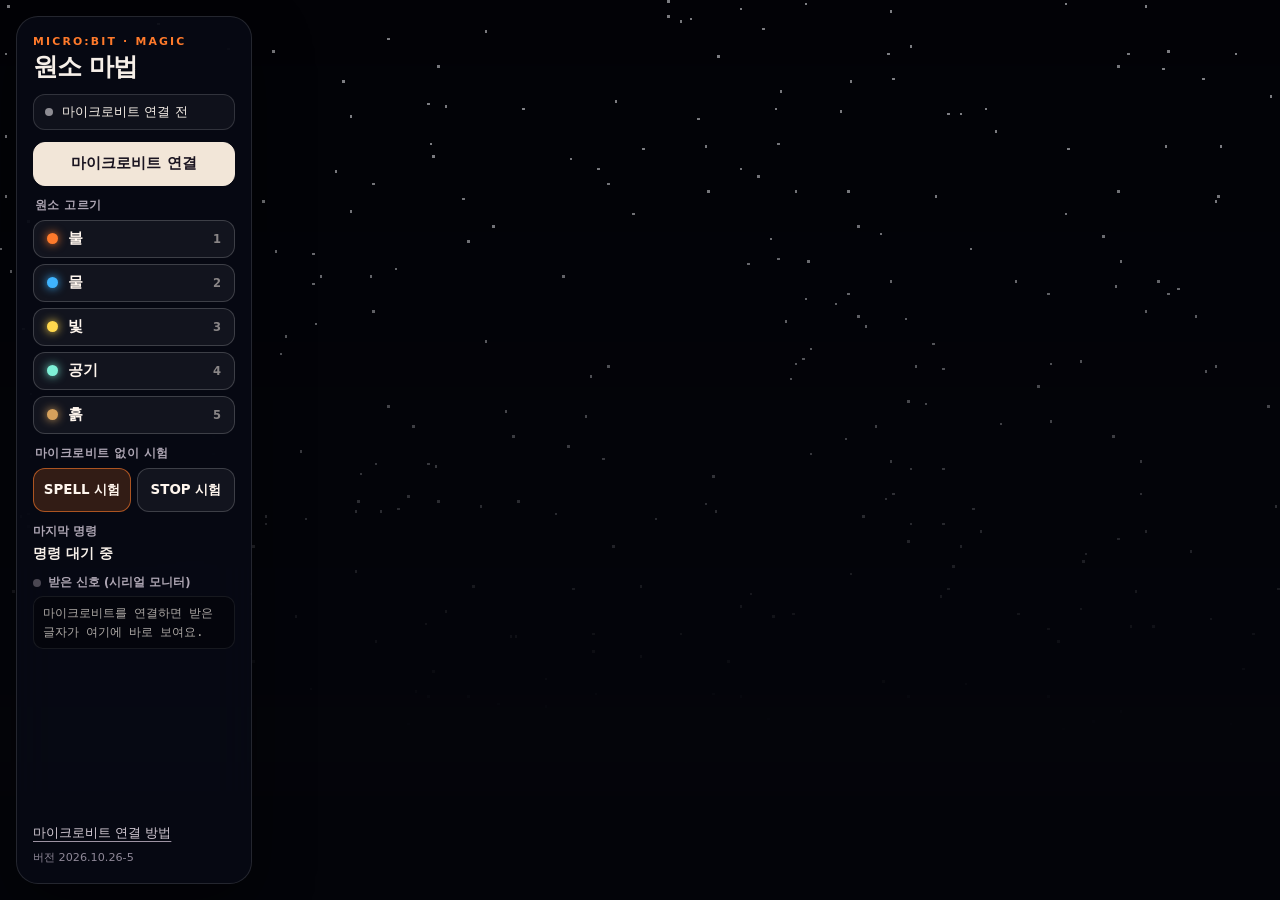
<file: microbit/index.html>
<!doctype html>
<html lang="ko">
<head>
  <meta charset="utf-8">
  <meta name="viewport" content="width=device-width, initial-scale=1">
  <meta name="theme-color" content="#060912">
  <title>원소 마법 · micro:bit</title>
  <style>
    :root { color-scheme: dark; font-family: Pretendard, "Noto Sans KR", system-ui, sans-serif; --accent: #ff7a2b; }
    * { box-sizing: border-box; }
    html, body { margin: 0; width: 100%; height: 100%; background: #060912; color: #f6efe8; }
    body { overflow: hidden; }
    .scene { position: fixed; inset: 0; will-change: transform; transition: filter .35s ease-out; }
    /* 멈추기(STOP) 순간: 화면이 얼어붙듯 색이 빠지고 번쩍임 */
    body.shatter .scene { filter: grayscale(.55) contrast(1.25) brightness(1.25); transition: none; }
    #flash { position: fixed; inset: 0; z-index: 2; pointer-events: none; opacity: 0;
      background: radial-gradient(circle at 50% 55%, #fff 0%, color-mix(in srgb, var(--accent) 70%, #fff) 30%, transparent 75%); }
    #flash.go { animation: flash .45s ease-out forwards; }
    @keyframes flash { 0% { opacity: .9; } 100% { opacity: 0; } }
    #gl, #glow, #fx { position: absolute; inset: 0; width: 100%; height: 100%; display: block; }
    #gl { background: #060912; }
    #fx, #glow { pointer-events: none; }
    #glow { mix-blend-mode: screen; mix-blend-mode: plus-lighter; }

    .panel { position: fixed; z-index: 3; left: 16px; top: 16px; bottom: 16px; width: 236px; display: flex; flex-direction: column; gap: 12px;
      padding: 18px 16px; border: 1px solid rgba(255,255,255,.12); border-radius: 22px; background: rgba(8,11,22,.8); backdrop-filter: blur(20px);
      box-shadow: 0 20px 60px #0007; overflow-y: auto; transition: opacity .5s, transform .5s; scrollbar-width: thin; }
    body.casting .panel { opacity: .38; }
    body.casting .panel:hover, body.casting .panel:has(:focus-visible) { opacity: 1; }
    /* H로 숨기면 마우스·포커스와 상관없이 항상 숨김 */
    body.clean .panel, body.clean .panel:hover, body.clean .panel:has(:focus-visible) { opacity: 0; transform: translateX(-30px); pointer-events: none; visibility: hidden; transition: opacity .5s, transform .5s, visibility 0s .5s; }
    .brand { display: flex; flex-direction: column; gap: 4px; }
    .eyebrow { font-size: .68rem; letter-spacing: .2em; color: var(--accent); font-weight: 800; transition: color .6s; }
    h1 { font-size: 1.55rem; line-height: 1.2; margin: 0; letter-spacing: -.04em; font-weight: 750; }
    .status { border: 1px solid rgba(255,255,255,.14); background: rgba(255,255,255,.04); border-radius: 12px; padding: 8px 11px; display: flex; align-items: center; gap: 9px; font-size: .84rem; }
    .light { width: 8px; height: 8px; border-radius: 50%; background: #8d8c93; flex: none; }
    .status.connected .light { background: #77e2bf; box-shadow: 0 0 12px #77e2bf; }
    .status.connecting .light { background: #ffc979; box-shadow: 0 0 12px #ffc979; }
    .label { display: block; color: #aea6b4; font-size: .72rem; margin: 0 0 7px 2px; font-weight: 700; letter-spacing: .04em; }
    button { appearance: none; border: 1px solid rgba(255,255,255,.18); border-radius: 12px; background: rgba(255,255,255,.05); color: #fff6ee; font: inherit; font-size: .93rem; font-weight: 700; min-height: 44px; padding: 9px 13px; white-space: nowrap; cursor: pointer; transition: transform .16s, background .16s, border-color .16s, box-shadow .2s; }
    button:hover:not(:disabled) { transform: translateX(3px); background: rgba(255,255,255,.11); border-color: rgba(255,255,255,.42); }
    button:focus-visible, summary:focus-visible { outline: 3px solid #ffd27e; outline-offset: 3px; }
    button:disabled { opacity: .5; cursor: wait; }
    #connect { width: 100%; background: #f2e6d8; border-color: #f2e6d8; color: #1a1420; }
    #connect:hover:not(:disabled) { background: #fff; }
    .elements { display: flex; flex-direction: column; gap: 6px; }
    .el { display: flex; align-items: center; gap: 10px; width: 100%; text-align: left; min-height: 38px; padding: 7px 13px; }
    .el i { width: 11px; height: 11px; border-radius: 50%; background: var(--c); box-shadow: 0 0 10px var(--c); flex: none; }
    .el kbd { margin-left: auto; font: inherit; font-size: .72rem; opacity: .5; font-weight: 600; }
    .el.active { border-color: var(--c); background: color-mix(in srgb, var(--c) 22%, transparent); box-shadow: 0 0 20px color-mix(in srgb, var(--c) 35%, transparent); }
    .el.casting i { animation: pulse 1s ease-in-out infinite; }
    @keyframes pulse { 50% { transform: scale(1.6); } }
    .tests { display: grid; grid-template-columns: 1fr 1fr; gap: 6px; }
    .tests button { padding: 8px 6px; font-size: .84rem; }
    .spell-test { border-color: color-mix(in srgb, var(--accent) 60%, transparent); background: color-mix(in srgb, var(--accent) 18%, transparent); }
    .readout small { display: block; color: #aea6b4; font-size: .72rem; margin-bottom: 4px; font-weight: 700; }
    .readout strong { display: block; font-size: .88rem; font-weight: 700; line-height: 1.45; }
    .monitor small { display: flex; align-items: center; gap: 7px; color: #aea6b4; font-size: .72rem; margin-bottom: 6px; font-weight: 700; }
    .rx { width: 8px; height: 8px; border-radius: 50%; background: #4a4752; transition: background .4s, box-shadow .4s; }
    .rx.on { background: #77e2bf; box-shadow: 0 0 12px #77e2bf; transition: none; }
    #rxCount { margin-left: auto; font-weight: 600; opacity: .8; }
    .monitor ol { list-style: none; margin: 0; padding: 7px 9px; border-radius: 10px; background: rgba(0,0,0,.32); border: 1px solid rgba(255,255,255,.08);
      font: 12px/1.55 ui-monospace, SFMono-Regular, Menlo, Consolas, monospace; min-height: 52px; max-height: 128px; overflow: hidden; }
    .monitor li { display: flex; gap: 7px; white-space: nowrap; overflow: hidden; text-overflow: ellipsis; }
    .monitor li time { opacity: .45; }
    .monitor li b { font-weight: 700; overflow: hidden; text-overflow: ellipsis; }
    .monitor li em { margin-left: auto; font-style: normal; opacity: .75; }
    .monitor li.spell b { color: #ffd27e; } .monitor li.stop b { color: #ff9b8a; } .monitor li.ignored b { color: #b9b3c2; }
    .monitor li.hint { white-space: normal; font-family: inherit; opacity: .7; font-size: .74rem; }
    .spacer { flex: 1; }
    .ver { font-size: .7rem; color: #8f8898; margin-top: -4px; }
    .help { font-size: .82rem; color: #d3cad4; }
    .help summary { cursor: pointer; list-style: none; text-decoration: underline; text-decoration-color: #9d93a3; text-underline-offset: 4px; }
    .help summary::-webkit-details-marker { display: none; }
    .help[open] summary { font-weight: 700; text-decoration: none; }
    .help p { margin: 9px 0 0; line-height: 1.6; }
    .help table { width: 100%; border-collapse: collapse; margin-top: 9px; font-size: .78rem; }
    .help td { padding: 4px 4px; border-top: 1px solid #ffffff1a; vertical-align: top; }
    .help code { font-size: .78rem; color: #ffd391; }

    .message { position: fixed; z-index: 4; left: calc(50% + 126px); transform: translateX(-50%); bottom: 30px; max-width: min(620px,calc(100% - 300px)); background: rgba(28,24,32,.96); color: #fff3e4; border: 1px solid #fdca9c77; border-radius: 12px; padding: 12px 18px; font-size: .9rem; text-align: center; display: none; }
    .message.show { display: block; }

    /* 좁은 화면(휴대폰)에서는 아래쪽 막대로, 마법 중에는 숨김 */
    @media (max-width: 720px) {
      .panel { top: auto; left: 10px; right: 10px; bottom: 10px; width: auto; max-height: 52vh; gap: 10px; padding: 12px; }
      .brand, .help, .spacer, .monitor { display: none; }
      .elements { display: grid; grid-template-columns: repeat(5, 1fr); }
      .el { justify-content: center; padding: 8px 4px; gap: 6px; }
      .el kbd { display: none; }
      body.casting:not(.peek) .panel { opacity: 0; pointer-events: none; }
      .message { left: 50%; max-width: calc(100% - 32px); bottom: 300px; }
    }
  </style>
</head>
<body>
  <div class="scene" id="scene">
    <canvas id="gl" aria-label="원소 마법 효과"></canvas>
    <canvas id="glow" aria-hidden="true"></canvas>
    <canvas id="fx" aria-hidden="true"></canvas>
  </div>

  <div id="flash"></div>
  <aside class="panel" id="panel">
    <div class="brand"><span class="eyebrow" id="eyebrow">MICRO:BIT · MAGIC</span><h1>원소 마법</h1></div>
    <div id="connectionStatus" class="status" role="status"><span class="light"></span><span id="connectionText">마이크로비트 연결 전</span></div>
    <button id="connect" type="button">마이크로비트 연결</button>
    <div><span class="label">원소 고르기</span><div class="elements" id="elementButtons"></div></div>
    <div><span class="label">마이크로비트 없이 시험</span><div class="tests" id="testButtons"></div></div>
    <div class="readout" aria-live="polite"><small>마지막 명령</small><strong id="lastCommand">명령 대기 중</strong></div>
    <div class="monitor"><small><span class="rx" id="rxDot"></span>받은 신호 (시리얼 모니터)<span id="rxCount"></span></small>
      <ol id="rxLog"><li class="hint">마이크로비트를 연결하면 받은 글자가 여기에 바로 보여요.</li></ol></div>
    <div class="spacer"></div>
    <details class="help">
      <summary>마이크로비트 연결 방법</summary>
      <p><b>받는 마이크로비트</b>(컴퓨터에 USB 연결): <strong>라디오 그룹 설정</strong> → <strong>라디오 수를 받았을 때 → 시리얼 한 줄 쓰기 (receivedNumber)</strong></p>
      <p><b>라디오 그룹 번호</b>는 마법봉과 받는 마이크로비트가 <b>서로 같기만 하면 아무 숫자(0~255)</b>나 돼요. 이 웹앱은 그룹 번호와 상관없어요. 여러 모둠이 한 교실에서 하면 <b>모둠마다 다른 번호</b>를 써야 신호가 섞이지 않아요.</p>
      <p><b>원소는 이 메뉴</b>에서 고르고, <b>마법봉 마이크로비트</b>는 <strong>라디오 수 보내기</strong>로 아래 숫자를 보내면 돼요. (받는 쪽: <strong>라디오 수를 받았을 때 → 시리얼 한 줄 쓰기 (receivedNumber)</strong>)</p>
      <table>
        <tr><td><code>1</code></td><td>고른 원소 마법 펼치기 (SPELL) · 3초 동안 1이 더 안 오면 저절로 꺼짐</td></tr>
        <tr><td><code>2</code></td><td>멈추기 (STOP) · 화면이 번쩍 얼어붙은 뒤 원소마다 다른 마무리: 불은 재가 되고, 물은 터져 흩어지고, 빛은 한 점으로 모였다 번쩍, 바람은 풀려 잎이 떨어지고, 흙은 무너져 내림</td></tr>
        <tr><td><code>3</code></td><td>기본 상태 (NOTHING) · 천천히 작아지며 마법진 속으로 가라앉음</td></tr>
      </table>
      <p>글자 <code>SPELL</code> / <code>STOP</code> 으로 보내도 똑같이 돼요.</p>
      <p>Chrome/Edge에서 연결 버튼을 누르고 <strong>USB 시리얼 포트</strong>를 고르세요. MakeCode 콘솔 등 다른 시리얼 창은 닫아 두세요.</p>
      <p>마법 중에는 메뉴가 흐려져요(마우스를 올리면 선명). <code>H</code> 메뉴 숨기기 · <code>F</code> 전체화면 · <code>1</code>~<code>5</code> 원소 · <code>Space</code> SPELL · <code>0</code> STOP</p>
    </details>
    <div class="ver">버전 2026.10.26-5</div>
  </aside>

  <div id="message" class="message" role="alert"></div>

<script>
(() => {
  'use strict';

  // ───────────────────────── 원소 정의 ─────────────────────────
  const ELEMENTS = {
    fire:  { name: '불',   latin: 'IGNIS',  title: '불꽃의 마법',   chant: '“이그니스 플라마 — 타올라라!”',   color: '#ff7a2b', rgb: [255,122,43],  tint: [.30,.07,.012] },
    water: { name: '물',   latin: 'AQUA',   title: '물결의 마법',   chant: '“아쿠아 룩스 — 흘러라!”',        color: '#3fb4ff', rgb: [63,180,255],  tint: [.015,.10,.30] },
    light: { name: '빛',   latin: 'LUX',    title: '빛의 마법',     chant: '“룩스 에테르나 — 빛나라!”',      color: '#ffd84d', rgb: [255,216,77],  tint: [.26,.21,.09] },
    air:   { name: '공기', latin: 'VENTUS', title: '바람의 마법',   chant: '“벤투스 알라 — 날아올라라!”',    color: '#7ef0d6', rgb: [126,240,214], tint: [.04,.17,.17] },
    earth: { name: '흙',   latin: 'TERRA',  title: '대지의 마법',   chant: '“테라 솔리다 — 일어나라!”',      color: '#d6a15c', rgb: [214,161,92],  tint: [.16,.09,.03] },
  };
  const ORDER = ['fire', 'water', 'light', 'air', 'earth'];

  // ───────────────────────── DOM ─────────────────────────
  const $ = (id) => document.getElementById(id);
  const scene = $('scene'), glCanvas = $('gl'), fxCanvas = $('fx'), glowCanvas = $('glow');
  // 빛나는 파티클은 screen 합성 캔버스(gctx), 바위·수정 같은 단단한 물체는 일반 캔버스(sctx)에 그립니다
  const sctx = fxCanvas.getContext('2d'), gctx = glowCanvas.getContext('2d');
  let ctx = gctx;
  const connectButton = $('connect'), connectionStatus = $('connectionStatus'), connectionText = $('connectionText');
  const lastCommand = $('lastCommand'), message = $('message'), eyebrow = $('eyebrow');
  const buttonBox = $('elementButtons');
  const buttons = {};
  ORDER.forEach((key, i) => {
    const b = document.createElement('button');
    b.type = 'button'; b.className = 'el'; b.style.setProperty('--c', ELEMENTS[key].color);
    b.innerHTML = '<i></i>' + ELEMENTS[key].name + ' <kbd>' + (i + 1) + '</kbd>';
    b.addEventListener('click', () => selectElement(key, 'test'));
    buttonBox.appendChild(b); buttons[key] = b;
  });
  const testBox = $('testButtons');
  const spellButton = document.createElement('button');
  spellButton.type = 'button'; spellButton.className = 'spell-test'; spellButton.textContent = 'SPELL 시험';
  spellButton.addEventListener('click', () => command('SPELL', 'test'));
  const stopButton = document.createElement('button');
  stopButton.type = 'button'; stopButton.textContent = 'STOP 시험';
  stopButton.addEventListener('click', () => command('STOP', 'test'));
  testBox.append(spellButton, stopButton);

  // ───────────────────────── 상태 ─────────────────────────
  const level = {}, target = {}, growth = {}, burst = {};
  ORDER.forEach(k => { level[k] = 0; target[k] = 0; growth[k] = 0; burst[k] = 0; });
  // 멈추기(STOP) 마무리 연출의 진행도 (-1 = 진행 중 아님, 0→1)
  const endProg = {}; ORDER.forEach(k => endProg[k] = -1);
  const END_SEC = { fire: 2.4, water: 2.0, light: 1.9, air: 2.2, earth: 2.4 };
  // 멈추기 순간: 아주 짧게 멈췄다가(FREEZE_SEC) 슬로모션에서 정상 속도로 돌아옵니다(SLOW_SEC)
  // 완전히 멈추는 시간이 길면 화면이 고장 난 것처럼 보이므로 아주 짧게 둡니다
  const FREEZE_SEC = .08, SLOW_SEC = .3;
  let freeze = 0, slowmo = 0, freezeKey = null, clock = 0;
  // 기본 상태(NOTHING)로 조용히 가라앉는 중인 원소
  const calm = {}; ORDER.forEach(k => calm[k] = false);
  const END_TEXT = { fire: '불이 재가 되어 사라짐', water: '물방울로 흩어짐', light: '빛이 한 점으로 모였다 사라짐', air: '바람이 잦아들고 나뭇잎이 떨어짐', earth: '바위가 무너져 내림' };
  const ending = () => ORDER.some(k => endProg[k] >= 0);
  let selected = 'fire', active = null, shake = 0, messageTimer;
  const circleRGB = ELEMENTS.fire.rgb.slice();

  function showMessage(text) {
    message.textContent = text; message.classList.add('show');
    clearTimeout(messageTimer); messageTimer = setTimeout(() => message.classList.remove('show'), 6500);
  }

  // ───────────────────────── 명령 처리 ─────────────────────────
  // 마이크로비트는 숫자 1(SPELL) / 2(STOP) / 3(NOTHING)을 보냅니다. 글자 SPELL / STOP 도 그대로 됩니다.
  // 원소는 화면에서 고릅니다.
  const NUMBER_COMMANDS = { 1: 'spell', 2: 'stop', 3: 'idle' };
  // 마지막 SPELL(1)을 받고 이 시간이 지나면 저절로 기본 상태로 돌아갑니다
  const SPELL_HOLD_MS = 3000;
  // 이 간격보다 촘촘히 SPELL이 계속 오면 같은 주문이 이어지는 것으로 보고 시전 효과를 반복하지 않습니다
  const SPELL_STREAM_MS = 1200;
  let holdTimer = null, lastSpellAt = 0;
  function parse(raw) {
    const value = String(raw).trim().toUpperCase();
    // "1", "1.0", 또는 '시리얼 값 쓰기'가 보내는 "x:1" 모양에서 숫자를 꺼냅니다
    const num = value.match(/(?:^|[:=\s])(-?\d+)(?:\.0+)?$/);
    if (num) return NUMBER_COMMANDS[Number(num[1])] ?? null;
    if (value.includes('SPELL')) return 'spell';
    if (value.includes('STOP')) return 'stop';
    if (value.includes('NOTHING') || value.includes('IDLE')) return 'idle';
    return null; // 그 밖의 데이터는 무시합니다
  }
  function command(raw, source) {
    const cmd = parse(raw);
    if (!cmd) return;
    const via = source === 'test' ? '버튼 시험' : source === 'key' ? '키보드' : '마이크로비트';
    if (cmd === 'stop') {
      // 멈추기: 원소마다 다른 마무리 연출 (불은 재가 되어 사라지는 식)
      const k = active;
      if (k) { finale(k); lastCommand.textContent = 'STOP · ' + END_TEXT[k] + ' · ' + via; }
      else if (!ending()) { endSpell(); lastCommand.textContent = 'STOP · 마법 끄기 · ' + via; }
      return;
    }
    if (cmd === 'idle') {
      // 기본 상태: 조용히 서서히 사라짐
      const was = active;
      endSpell();
      if (was) lastCommand.textContent = 'NOTHING · 기본 상태 · ' + via;
      return;
    }
    const nowMs = performance.now();
    const streaming = active === selected && nowMs - lastSpellAt < SPELL_STREAM_MS;
    lastSpellAt = nowMs;
    if (!streaming) cast(selected);
    clearTimeout(holdTimer);
    holdTimer = setTimeout(() => { endSpell(); lastCommand.textContent = '주문 끝 · 기본 상태'; }, SPELL_HOLD_MS);
    lastCommand.textContent = 'SPELL · ' + ELEMENTS[selected].name + ' · ' + via;
  }
  function endSpell() {
    clearTimeout(holdTimer); holdTimer = null;
    ORDER.forEach(k => { if (endProg[k] < 0) { if (target[k]) calm[k] = true; target[k] = 0; } }); // 마무리 연출 중인 원소는 끝까지 보여 줍니다
    active = null;
    if (!ending()) document.body.classList.remove('casting');
    updateButtons();
  }
  function finale(k) {
    clearTimeout(holdTimer); holdTimer = null;
    active = null;
    endProg[k] = 0; target[k] = 1; calm[k] = false;
    // ① 얼어붙기 + 번쩍임 + 충격파 → ② (얼음이 풀리면) 원소별 마무리 연출
    freeze = FREEZE_SEC; freezeKey = k;
    document.body.classList.add('shatter');
    const fl = $('flash'); fl.classList.remove('go'); void fl.offsetWidth; fl.classList.add('go');
    shockwaves.push({ age: 0, rgb: ELEMENTS[k].rgb, big: true });
    shake = Math.max(shake, .8);
    updateButtons();
  }
  function selectElement(key, source) {
    if (key === selected && active) return;
    selected = key;
    document.documentElement.style.setProperty('--accent', ELEMENTS[key].color);
    eyebrow.textContent = 'MICRO:BIT · ' + ELEMENTS[key].latin;
    if (active) { cast(key); lastCommand.textContent = ELEMENTS[key].title + '(으)로 바꿈'; return; }
    lastCommand.textContent = ELEMENTS[key].name + ' 원소 선택 · SPELL 기다리는 중';
    updateButtons();
  }
  let castCount = 0;
  function cast(key) {
    castCount++;
    const recast = active === key;
    selected = key; active = key;
    ORDER.forEach(k => { endProg[k] = -1; calm[k] = false; });
    freeze = 0; slowmo = 0; document.body.classList.remove('shatter');
    document.body.classList.add('casting');
    ORDER.forEach(k => target[k] = k === key ? 1 : 0);
    if (!recast) growth[key] = Math.min(growth[key], .15);
    burst[key] = 1;
    document.documentElement.style.setProperty('--accent', ELEMENTS[key].color);
    eyebrow.textContent = 'MICRO:BIT · ' + ELEMENTS[key].latin;
    // 화면에는 지금 원소만 남깁니다
    parts = parts.filter(p => KIND[p.k] === key);
    castBurst(key);
    updateButtons();
  }
  function updateButtons() { ORDER.forEach(k => { buttons[k].classList.toggle('active', k === selected); buttons[k].classList.toggle('casting', k === active); }); }

  let peekTimer;
  document.addEventListener('pointermove', () => {
    document.body.classList.add('peek');
    clearTimeout(peekTimer); peekTimer = setTimeout(() => document.body.classList.remove('peek'), 2500);
  });
  document.addEventListener('keydown', (ev) => {
    if (ev.target.closest && ev.target.closest('input,textarea')) return;
    const k = ev.key;
    if (k >= '1' && k <= '5') selectElement(ORDER[+k - 1], 'key');
    else if (k === '0' || k === 'Escape') command('STOP', 'key');
    else if (k === ' ') { ev.preventDefault(); command('SPELL', 'key'); }
    else if (k === 'f' || k === 'F') { if (document.fullscreenElement) document.exitFullscreen(); else document.documentElement.requestFullscreen?.().catch(() => {}); }
    else if (k === 'h' || k === 'H') {
      // 숨긴 메뉴의 버튼에 포커스가 남아 있지 않게 합니다
      if (document.activeElement && document.activeElement.closest('#panel')) document.activeElement.blur();
      document.body.classList.toggle('clean'); resize();
    }
  });

  // ───────────────────────── Web Serial ─────────────────────────
  let port = null, reader = null, closing = false, commandBuffer = '';
  const decoder = new TextDecoder();
  function setConnection(state, label) {
    connectionStatus.className = 'status ' + state;
    connectionText.textContent = label;
    connectButton.textContent = state === 'connected' ? '연결 해제' : state === 'connecting' ? '연결 중…' : '마이크로비트 연결';
    connectButton.disabled = state === 'connecting';
  }
  // ── 받은 신호 모니터 ──
  const rxLog = $('rxLog'), rxDot = $('rxDot'), rxCount = $('rxCount');
  let rxLines = 0, rxDotTimer, flushTimer, quietTimer;
  function rxHint(text) { rxLog.innerHTML = ''; const li = document.createElement('li'); li.className = 'hint'; li.textContent = text; rxLog.appendChild(li); }
  function logRx(line, kind, note) {
    rxLog.querySelector('.hint')?.remove();
    const li = document.createElement('li'); li.className = kind;
    const time = document.createElement('time'); const d = new Date(); time.textContent = [d.getHours(), d.getMinutes(), d.getSeconds()].map(n => String(n).padStart(2, '0')).join(':');
    const b = document.createElement('b'); b.textContent = line || '(빈 줄)';
    const em = document.createElement('em'); em.textContent = note || (kind === 'spell' ? '시전' : kind === 'stop' ? '끄기' : kind === 'idle' ? '기본 상태' : '모르는 신호');
    li.append(time, b, em); rxLog.prepend(li);
    while (rxLog.children.length > 6) rxLog.lastChild.remove();
    rxCount.textContent = (++rxLines) + '줄';
    rxDot.classList.add('on'); clearTimeout(rxDotTimer); rxDotTimer = setTimeout(() => rxDot.classList.remove('on'), 160);
  }
  function receiveLine(line, note) {
    if (!line) return; // 빈 줄은 무시
    // '시리얼 수 쓰기'처럼 줄바꿈 없이 1·2·3이 이어 붙어 오면("1113") 한 글자씩 차례로 처리합니다
    if (/^[123]{2,}$/.test(line)) { for (const ch of line) receiveLine(ch, note); return; }
    clearTimeout(quietTimer);
    const cmd = parse(line);
    logRx(line, cmd || 'ignored', note);
    command(line, 'microbit');
  }
  function receiveText(chunk) {
    commandBuffer += decoder.decode(chunk, { stream: true });
    if (commandBuffer.length > 4096) commandBuffer = commandBuffer.slice(-512);
    // \r\n, \n, \r 어느 것으로 끝나도 한 줄로 봅니다
    const lines = commandBuffer.split(/\r\n|\r|\n/);
    commandBuffer = lines.pop();
    for (const line of lines) receiveLine(line.trim());
    // 명령은 한 자리 숫자(1·2·3)라서, 숫자만 와 있으면 기다리지 않고 바로 처리합니다
    if (/^[123]+$/.test(commandBuffer)) { const digits = commandBuffer; commandBuffer = ''; receiveLine(digits, '줄바꿈 없음'); }
    // 줄바꿈 없이 오는 경우('시리얼 수 쓰기', '시리얼 문자열 쓰기')는 잠깐 쉬는 틈에 한 줄로 처리합니다
    clearTimeout(flushTimer);
    if (commandBuffer.trim()) flushTimer = setTimeout(() => {
      const line = commandBuffer.trim(); commandBuffer = '';
      receiveLine(line, '줄바꿈 없음');
    }, 80);
  }
  async function connect() {
    if (port) { await disconnect(); return; }
    if (!window.isSecureContext || !('serial' in navigator)) {
      showMessage('Chrome 또는 Edge에서 이 페이지를 HTTPS(또는 localhost)로 열어 주세요. 시험 버튼은 연결 없이 사용할 수 있어요.');
      return;
    }
    const policy = document.permissionsPolicy || document.featurePolicy;
    if (policy && typeof policy.allowsFeature === 'function' && !policy.allowsFeature('serial')) {
      showMessage('이 화면에서 시리얼 연결이 차단되어 있어요. 이 사이트 주소를 복사해 Chrome 새 탭의 주소창에서 직접 열어 주세요.');
      return;
    }
    setConnection('connecting', '마이크로비트의 포트를 선택해 주세요');
    let chosen;
    try {
      chosen = await navigator.serial.requestPort();
      await chosen.open({ baudRate: 115200 });
      port = chosen; closing = false; commandBuffer = '';
      setConnection('connected', '마이크로비트 연결됨');
      rxLines = 0; rxCount.textContent = '';
      rxHint('연결됐어요. 마법봉을 흔들거나 버튼을 눌러 보세요.');
      clearTimeout(quietTimer);
      quietTimer = setTimeout(() => { if (port && !rxLines) rxHint('아직 받은 글자가 없어요. ① 받는 마이크로비트에 “라디오 수신 → 시리얼 한 줄 쓰기” 코드가 있는지 ② 두 마이크로비트의 라디오 그룹 번호가 같은지 ③ 마법봉에 전원이 들어왔는지 확인해 주세요.'); }, 12000);
      readLoop(chosen);
    } catch (error) {
      if (chosen && chosen !== port) { try { await chosen.close(); } catch (_) {} }
      setConnection('', '마이크로비트 연결 전');
      if (error.name !== 'NotFoundError') {
        if (error.name === 'SecurityError' || /permissions.policy|feature.policy|disallowed by permissions/i.test(error.message)) {
          showMessage('이 화면에서 시리얼 연결이 차단되어 있어요. 이 사이트 주소를 복사해 Chrome 새 탭의 주소창에서 직접 열어 주세요.');
        } else {
          showMessage('포트를 열지 못했어요. USB 케이블과 다른 시리얼 모니터를 확인해 주세요. (' + error.message + ')');
        }
      }
    }
  }
  async function readLoop(currentPort) {
    try {
      while (currentPort.readable && !closing) {
        reader = currentPort.readable.getReader();
        let ended = false;
        try {
          while (!closing) {
            const result = await reader.read();
            if (result.done) { ended = true; break; }
            receiveText(result.value);
          }
        } finally { reader.releaseLock(); reader = null; }
        if (ended) break;
      }
    } catch (_) {
      if (!closing) showMessage('마이크로비트와 연결이 끊어졌어요. USB 케이블을 확인해 주세요.');
    } finally {
      try { await currentPort.close(); } catch (_) {}
      if (port === currentPort) { port = null; closing = false; commandBuffer = ''; setConnection('', '마이크로비트 연결 전'); }
    }
  }
  async function disconnect() {
    if (!port) return;
    closing = true;
    setConnection('connecting', '연결 해제 중…');
    if (reader) { try { await reader.cancel(); } catch (_) {} }
    else {
      const current = port;
      try { await current.close(); } catch (_) {}
      if (port === current) { port = null; closing = false; setConnection('', '마이크로비트 연결 전'); }
    }
  }
  connectButton.addEventListener('click', connect);
  if ('serial' in navigator) navigator.serial.addEventListener('disconnect', (e) => { if (port && e.target === port) showMessage('마이크로비트 USB 연결이 끊어졌어요.'); });

  // ───────────────────────── WebGL 셰이더 ─────────────────────────
  const VERT = 'attribute vec2 aPos; void main(){ gl_Position = vec4(aPos, 0., 1.); }';
  const COMMON = `
    precision highp float;
    uniform vec2 uRes; uniform vec2 uBase; uniform float uScale;
    uniform float uTime; uniform float uLevel; uniform float uGrowth; uniform float uBurst; uniform float uEnd;
    uniform vec3 uTint;
    float hash(vec2 p){ vec3 p3 = fract(vec3(p.xyx) * .1031); p3 += dot(p3, p3.yzx + 33.33); return fract((p3.x + p3.y) * p3.z); }
    vec2 hash2(vec2 p){ vec3 p3 = fract(vec3(p.xyx) * vec3(.1031, .1030, .0973)); p3 += dot(p3, p3.yzx + 33.33); return fract((p3.xx + p3.yz) * p3.zy); }
    float noise(vec2 p){ vec2 i = floor(p), f = fract(p); vec2 u = f*f*(3.-2.*f);
      return mix(mix(hash(i), hash(i+vec2(1.,0.)), u.x), mix(hash(i+vec2(0.,1.)), hash(i+vec2(1.,1.)), u.x), u.y); }
    const mat2 ROT = mat2(1.6, 1.2, -1.2, 1.6);
    float fbm(vec2 p){ float v = 0., a = .5; for (int i = 0; i < 5; i++){ v += a*noise(p); p = ROT*p; a *= .5; } return v; }
    float fbm3(vec2 p){ float v = 0., a = .5; for (int i = 0; i < 3; i++){ v += a*noise(p); p = ROT*p; a *= .5; } return v; }
    vec2 P(){ return (gl_FragCoord.xy - uBase) / uScale; }
    float grow(){ return smoothstep(0., 1., clamp(uGrowth, 0., 1.)); }
  `;

  // 배경: 밤하늘 + 원소 색의 은은한 기운
  const BG = `
    void main(){
      vec2 uv = gl_FragCoord.xy / uRes; vec2 p = P();
      vec3 col = mix(vec3(.016,.02,.045), vec3(.006,.009,.024), uv.y);
      float amb = exp(-pow(p.x/.9, 2.) - pow((p.y-.3)/.7, 2.));
      col += uTint * amb * uLevel * .9;
      col += uTint * uBurst * .22 * exp(-dot(p - vec2(0., .25), p - vec2(0., .25)) * 1.5);
      vec2 cell = floor(gl_FragCoord.xy / (2.5 * uScale / 900.));
      float s = hash(cell);
      float tw = .55 + .45 * sin(uTime * (1. + s * 3.) + s * 80.);
      col += step(.9975, s) * tw * .55 * smoothstep(.15, .9, uv.y);
      // 지면
      float ground = smoothstep(.02, -.12, p.y);
      col = mix(col, vec3(.012,.014,.028), ground * .6);
      gl_FragColor = vec4(col, 1.);
    }`;

  // 불: 도메인 워핑된 불꽃 기둥
  const FIRE = `
    vec3 ramp(float h){
      vec3 c = vec3(0.);
      c = mix(c, vec3(.45,.02,.01), smoothstep(.0, .18, h));
      c = mix(c, vec3(.95,.22,.02), smoothstep(.12, .42, h));
      c = mix(c, vec3(1.,.58,.08), smoothstep(.38, .66, h));
      c = mix(c, vec3(1.,.86,.36), smoothstep(.62, .86, h));
      c = mix(c, vec3(1.,.98,.86), smoothstep(.85, 1., h));
      return c;
    }
    float flame(vec2 p, float H, float w0, float t, float seed){
      float y = p.y / H;
      float sway = (fbm3(vec2(t*.45 + seed, p.y*1.6)) - .5) * .32 * clamp(y, 0., 1.2);
      float x = p.x - sway;
      float n  = fbm(vec2(x*4.2 + seed, p.y*2.6 - t*2.3));
      float n2 = fbm(vec2(x*9. + 7. + seed, p.y*6.2 - t*3.9));
      float w = w0 * (1. - .78 * smoothstep(-.1, 1.05, y));
      float body = 1. - abs(x) / max(w, .001);
      float heat = body*.9 + .38 - y*.95 - (n - .5)*1.35*(.3 + y) - (n2 - .5)*.55*(.15 + y);
      heat *= smoothstep(-.07, .03, p.y + (n - .5)*.06);
      return clamp(heat, 0., 1.);
    }
    void main(){
      vec2 p = P(); float t = uTime, l = uLevel, g = grow();
      float E = uEnd; // 멈추기(STOP) 진행도: 불길이 주저앉고 재와 연기만 남습니다
      l *= 1. - .55*smoothstep(.15, .7, E);
      float H = (.14 + .6*g + .08*uBurst) * (1. - .92*smoothstep(0., .6, E));
      float w = (.13 + .05*l + .03*uBurst) * (1. - .35*E);
      float h = flame(p, H, w, t, 0.);
      h = max(h, flame(p - vec2(-.07*g, 0.), H*.62, w*.55, t*1.1, 3.1) * .9);
      h = max(h, flame(p - vec2(.075*g, 0.), H*.7, w*.55, t*1.05, 6.7) * .9);
      h = max(h, flame(p - vec2(-.17*g, 0.), H*.45, w*.5, t*.95, 9.2) * .85);
      h = max(h, flame(p - vec2(.18*g, 0.), H*.4, w*.5, t*1.15, 12.4) * .85);
      h *= l * (1. - smoothstep(.4, .72, E)); // 불길은 완전히 꺼지고 재와 연기만 남습니다
      vec3 col = ramp(h) * smoothstep(.0, .12, h) * 1.25;
      float glow = exp(-pow(p.x/(.2 + .22*g), 2.) - pow((p.y - H*.3)/(H*.75 + .06), 2.));
      col += vec3(.55,.12,.02) * glow * .32 * l;
      float e = length(vec2(p.x, p.y/.3));
      col += vec3(1.,.4,.06) * exp(-e*e/.018) * .55 * l;
      col += vec3(1.,.55,.2) * uBurst * exp(-e*e/.08) * .5;
      float smoke = fbm(vec2(p.x*2.4, p.y*1.7 - t*.55));
      col += vec3(.6,.13,.02) * smoothstep(.45, .9, smoke) * exp(-max(p.y, 0.)*1.3) * .45 * l * g;
      col += vec3(.7,.18,.02) * exp(-abs(p.y)*7.) * (.6 + .4*fbm3(vec2(p.x*6. - t*.3, t*.4))) * .35 * l * g;
      float ashT = smoothstep(.05, .55, E);
      col = mix(col, vec3(dot(col, vec3(.3,.5,.2))) * vec3(.6,.55,.5), ashT * .75);
      float sm = fbm(vec2(p.x*3. + sin(p.y*2. + t)*.25, p.y*2.2 - t*.9));
      float smMask = exp(-pow(p.x/(.14 + .3*max(p.y, 0.)), 2.)) * smoothstep(-.02, .08, p.y) * exp(-max(p.y, 0.)*1.1);
      float sa = smoothstep(.38, .8, sm) * smMask * smoothstep(.0, .3, E) * (1. - smoothstep(.65, 1., E)) * .75;
      col = vec3(.2,.19,.18) * sa + col * (1. - sa);
      float fin = 1. - smoothstep(.75, 1., E);
      gl_FragColor = vec4(col * fin, sa * fin);
    }`;

  // 물: 떠오르는 물의 구체 + 나선 물줄기 + 물결
  const WATER = `
    float caustic(vec2 uv, float t){
      vec2 p = mod(uv*6.28318, 6.28318) - 250.; vec2 i = p; float c = 1.; float inten = .005;
      for (int n = 0; n < 4; n++){
        float tt = t * (1. - (3.5 / float(n+1)));
        i = p + vec2(cos(tt - i.x) + sin(tt + i.y), sin(tt - i.y) + cos(tt + i.x));
        c += 1. / length(vec2(p.x / (sin(i.x + tt) / inten), p.y / (cos(i.y + tt) / inten)));
      }
      c /= 4.; c = 1.17 - pow(c, 1.4); return pow(abs(c), 8.);
    }
    void main(){
      vec2 p = P(); float t = uTime, l = uLevel, g = grow();
      float E = uEnd; // 멈추기: 구체가 부풀었다가 터지고 바닥에 물결만 남습니다
      vec2 c = vec2(0., .2 + .14*g + .012*sin(t*1.3) - .06*smoothstep(0., .3, E));
      float R = max(1e-4, (.045 + .115*g) * (1. + .12*uBurst) * (1. + .22*smoothstep(0., .22, E)) * (1. - smoothstep(.22, .32, E)));
      vec2 d = p - c; float a = atan(d.y, d.x);
      float wob = 1. + .035*sin(a*3. + t*2.1) + .025*sin(a*5. - t*2.9) + .012*sin(a*9. + t*4.3);
      float r = length(d) / (R*wob);
      vec3 streams = vec3(0.);
      for (int k = 0; k < 3; k++){
        float ph = float(k) * 2.0944;
        float f = clamp(p.y / c.y, 0., 1.);
        float rad = mix(.19, R*1.1, smoothstep(0., 1., f));
        float ang = p.y*11. - t*3.2 + ph;
        float hx = rad * sin(ang);
        float depth = cos(ang);
        float w = (.005 + .007*(1. - f)) * (1. + .45*depth);
        float band = smoothstep(w, w*.2, abs(p.x - hx));
        float fade = smoothstep(-.01, .04, p.y) * (1. - smoothstep(c.y - .03, c.y + R*.4, p.y));
        float foam = .55 + .45*noise(vec2(p.y*38. - t*9., float(k)*10.));
        float s = band * fade * foam * (.35 + .65*(depth*.5 + .5));
        if (depth < 0. && r < 1.) s *= .2;
        streams += mix(vec3(.2,.6,1.), vec3(.75,.95,1.), foam) * s * 1.25;
      }
      vec3 col = streams * l * (1. - smoothstep(0., .3, E));
      float alpha = 0.;
      float halo = exp(-max(r - 1., 0.) * 4.) * smoothstep(0., 1., r);
      col += vec3(.08,.35,.9) * halo * .35 * g * l;
      if (r < 1.03){
        float z = sqrt(max(0., 1. - r*r));
        vec2 n2 = d / (R*wob);
        vec2 refr = n2 * (1. - z) * .7;
        float cs = caustic(refr*1.2 + vec2(.13, .07)*t*.3, t*.55 + 1.);
        vec3 deep = mix(vec3(.01,.07,.26), vec3(.06,.42,.86), clamp(z*.8 + .25*n2.y, 0., 1.));
        vec3 oc = deep + vec3(.55,.9,1.) * cs * (.5 + .5*z);
        float fres = pow(1. - z, 3.);
        oc += vec3(.45,.85,1.) * fres * 1.2;
        vec2 hl = n2 - vec2(-.36, .42);
        oc += vec3(1.) * exp(-dot(hl, hl) * 26.) * .95;
        oc += vec3(.8,.95,1.) * exp(-dot(n2 - vec2(.3,-.45), n2 - vec2(.3,-.45)) * 60.) * .25;
        float edge = smoothstep(1.03, .97, r);
        float oa = edge * (.62 + .33*fres) * l;
        col = oc * oa + col * (1. - oa);
        alpha = oa;
      }
      float e = length(vec2(p.x, p.y/.3));
      float rip = pow(sin(e*70. - t*5.) * .5 + .5, 6.) * exp(-e*5.) * smoothstep(.0, .04, e);
      col += vec3(.3,.72,1.) * rip * .55 * l * (1. + 2.5*smoothstep(.3, .5, E));
      col += vec3(.15,.5,1.) * exp(-e*e/.02) * .35 * l;
      col += vec3(.4,.8,1.) * uBurst * exp(-e*e/.06) * .45;
      float wide = caustic(p*1.1 + vec2(0., t*.015), t*.35 + 5.);
      float shaft = .5 + .5*sin(p.x*9. + sin(p.y*2. + t*.4)*1.5 + t*.3);
      col += vec3(.08,.38,.8) * wide * .22 * l * g * (1. - alpha);
      col += vec3(.05,.2,.45) * pow(shaft, 4.) * smoothstep(-.1, 1., p.y) * .12 * l * g * (1. - alpha);
      float fin = 1. - smoothstep(.7, 1., E);
      gl_FragColor = vec4(col * fin, alpha * fin);
    }`;

  // 빛: 위에서 쏟아지는 빛줄기 + 빛나는 핵 + 회전하는 빛의 만다라
  const LIGHT = `
    float petal(float r, float a, float R, float n, float rot, float w){
      float f = R * (.6 + .4*pow(abs(cos((a + rot) * n * .5)), .75));
      return exp(-pow((r - f) / w, 2.));
    }
    void main(){
      vec2 p = P(); float t = uTime, l = uLevel, g = grow();
      vec2 c = vec2(0., .38 + .015*sin(t*.8));
      float E = uEnd; // 멈추기: 만다라와 빛줄기가 핵으로 빨려 들어간 뒤 번쩍이며 사라집니다
      float shrink = 1. - smoothstep(0., .45, E);
      float flash = exp(-pow((E - .47)/.05, 2.));
      g *= mix(1., shrink, step(.001, E));
      vec2 d = p - c; float r = length(d); float a = atan(d.y, d.x);
      vec3 col = vec3(0.);
      // 위에서 쏟아지는 빛줄기
      vec2 sd = p - vec2(0., 1.7); float sa = atan(sd.x, -sd.y); float sr = length(sd);
      float rays = noise(vec2(sa*34., t*.22))*.6 + noise(vec2(sa*85. + 5., t*.37))*.4;
      rays = pow(rays, 2.4);
      float cone = exp(-pow(sa / (.16 + .3*g), 2.));
      col += vec3(1.,.9,.68) * rays * cone * smoothstep(2.5, 1., sr) * .75 * g;
      col += vec3(1.,.86,.6) * cone * smoothstep(2.6, 1.2, sr) * .08 * g;
      // 빛의 핵
      col *= shrink;
      col += vec3(1.,.98,.92) * exp(-r*r / (.0012 + .03*flash)) * (1.5 + 3.*flash);
      col += vec3(1.,.87,.6) * exp(-r*r / (.005 + .01*g)) * .55;
      col += vec3(1.,.78,.45) * (.012 / (r + .012)) * .28 * (.5 + .5*g);
      float soft = sin(a*7. + t*.4)*.5 + sin(a*11. - t*.3)*.5;
      col += vec3(1.,.85,.55) * pow(max(0., soft*.5 + .5), 3.) * exp(-r*5.) * .22 * g;
      // 만다라
      float R1 = .07 + .15*g, R2 = .04 + .075*g;
      vec3 iri = .5 + .5*cos(6.2832*(a/6.2832*2. + vec3(0., .33, .67) + t*.05));
      vec3 gold = vec3(1.,.86,.56);
      vec3 mc = mix(gold, iri, .3);
      float m = petal(r, a, R1, 12., t*.07, .0035) * .8
              + petal(r, a, R1*.9, 12., t*.07 + .2618, .0022) * .3
              + petal(r, a, R2, 6., -t*.12, .003) * .75
              + exp(-pow((r - R1*1.07)/.0025, 2.)) * .55
              + exp(-pow((r - R1*1.22)/.007, 2.)) * .35
              + exp(-pow((r - R2*.5)/.002, 2.)) * .5;
      float dots = pow(max(0., cos(a*24. + t*.2)), 40.) * exp(-pow((r - R1*1.15)/.006, 2.));
      col += mc * (m*.75 + dots*.8) * g * (.85 + .15*sin(t*2.));
      col += gold * exp(-pow((r - R1*.8)/(.06*g + .01), 2.)) * .06 * g;
      // 시전 때 퍼지는 빛의 고리
      float br = (1. - uBurst) * 1.4;
      col += vec3(1.,.93,.75) * exp(-pow((r - br)/.035, 2.)) * uBurst * .9;
      col += vec3(1.,.95,.85) * uBurst * exp(-r*r/.06) * .6;
      float e = length(vec2(p.x, p.y/.3));
      col += vec3(1.,.85,.55) * exp(-e*e/.05) * .22 * g;
      float br2 = (E - .47) * 2.6;
      col += vec3(1.,.95,.8) * exp(-pow((r - br2)/.045, 2.)) * step(.47, E) * (1. - smoothstep(.5, 1., E)) * 1.3;
      gl_FragColor = vec4(col * l * (1. - smoothstep(.55, .95, E) * (1. - flash)), 0.);
    }`;

  // 공기: 소용돌이치는 회오리바람
  const AIR = `
    void main(){
      vec2 p = P(); float t = uTime, l = uLevel, g = grow();
      float E = uEnd; // 멈추기: 회오리가 넓게 풀리며 옅어집니다
      float H = .2 + .5*g + .05*uBurst + .15*E;
      float y = p.y; float yn = clamp(y / H, 0., 1.);
      float cx = (.035*sin(y*5. - t*1.7) + .02*sin(y*11. + t*2.3)) * yn * (.4 + g);
      float rad = mix(.028, .07 + .18*g, pow(yn, 1.25)) * (1. + .07*sin(y*18. - t*6.)) * (1. + 2.2*smoothstep(0., 1., E));
      float x = (p.x - cx) / rad;
      vec3 col = vec3(0.); float alpha = 0.;
      float vert = smoothstep(-.02, .03, y) * (1. - smoothstep(H*.82, H*1.05, y));
      if (abs(x) < 1.){
        float u = asin(clamp(x, -1., 1.));
        float z = sqrt(max(0., 1. - x*x));
        float spin = t * (5. - 2.5*yn);
        float f1 = fbm(vec2((u + spin)*1.2, y*15. - t*1.4 + u*1.1));
        float f2 = fbm(vec2((3.14159 - u + spin)*1.2 + 5., y*15. - t*1.4 - u*1.1));
        float s1 = smoothstep(.46, .78, f1); float s2 = smoothstep(.5, .8, f2);
        float limb = 1. / (z + .3);
        float dens = (s1 + s2*.45) * limb * .33 + .07*limb;
        dens *= vert * smoothstep(1., .8, abs(x)) * (1. - smoothstep(.05, .85, E));
        vec3 c = mix(vec3(.45,.8,.85), vec3(.93,1.,1.), s1);
        alpha = clamp(dens * .45, 0., .75) * l;
        col = c * clamp(dens, 0., 1.6) * l;
      }
      vec2 e = vec2(p.x, p.y/.3); float er = length(e);
      float ca = cos(t*1.6), sa = sin(t*1.6);
      vec2 rp = mat2(ca, -sa, sa, ca) * e;
      float du = fbm(rp*7. + vec2(0., t*.3)) * exp(-er*er/.07) * smoothstep(.015, .08, er);
      col += vec3(.55,.85,.8) * smoothstep(.35, .8, du) * .5 * l;
      col += vec3(.15,.5,.5) * exp(-pow(p.x/(.25 + .2*g), 2.) - pow((y - H*.4)/(H*.7), 2.)) * .12 * l;
      col += vec3(.6,1.,.95) * uBurst * exp(-er*er/.05) * .35;
      float band = fbm(vec2(p.x*1.4 - t*1.9, p.y*8. + sin(p.x*2. - t)*.6));
      col += vec3(.45,.85,.82) * smoothstep(.55, .85, band) * .14 * l * g;
      float fin = 1. - smoothstep(.7, 1., E);
      gl_FragColor = vec4(col * fin, alpha * fin);
    }`;

  // 흙: 땅을 뚫고 솟아오르는 바위 첨탑 + 빛나는 균열 + 흙먼지
  const EARTH = `
    float ridge(vec2 p){ float v = 0., a = .5; for (int i = 0; i < 4; i++){ v += a*(1. - abs(noise(p)*2. - 1.)); p = ROT*p; a *= .5; } return v / .9375; }
    float backOut(float x){ float s = clamp(x, 0., 1.) - 1.; return 1. + 2.7*s*s*s + 1.7*s*s; }
    vec4 spire(vec2 p, float x0, float y0, float w, float h, float tilt, float seed, float depth){
      if (h < .004) return vec4(0.);
      vec2 q = p - vec2(x0, y0); q.x -= q.y * tilt;
      float y = q.y / h;
      if (y < -.08 || y > 1.02) return vec4(0.);
      float jag = (noise(vec2(q.y*16. + seed, seed)) - .5)*.3 + (noise(vec2(q.y*45. + seed*3., seed)) - .5)*.12;
      float hw = w * pow(max(0., 1. - y), .8) * (1. + jag);
      float xr = q.x / max(hw, 1e-4);
      float inside = smoothstep(1., .9, abs(xr)) * smoothstep(-.08, -.02, y + noise(vec2(q.x*30., seed))*.04);
      if (inside <= 0.) return vec4(0.);
      float f1 = -.3 + .15*sin(y*7. + seed), f2 = .3 + .12*sin(y*5. + seed*2.);
      float shade = mix(1., .58, smoothstep(f1 - .015, f1 + .015, xr));
      shade = mix(shade, .27, smoothstep(f2 - .015, f2 + .015, xr));
      float strata = .9 + .1*sin(q.y*260. + noise(q*30. + seed)*5.);
      float grain = .55*fbm3(q*26. + seed) + .45*noise(q*140. + seed);
      vec3 rock = mix(vec3(.24,.19,.15), vec3(.62,.51,.38), grain) * shade * strata;
      float crackLine = smoothstep(.035, .0, abs(noise(q*vec2(9., 4.) + seed) - .5));
      rock *= 1. - crackLine*.45;
      rock += vec3(.9,.8,.6) * smoothstep(.9, 1., 1. - y) * 0. ;
      rock += vec3(1.,.72,.4) * smoothstep(-.75, -.98, xr) * .35;
      float v = ridge(q*11. + seed*1.7);
      float vein = smoothstep(.9, .96, v) * (.55 + .45*sin(uTime*2.2 + seed + q.y*8.));
      rock += vec3(1.,.6,.18) * vein * 1.3;
      rock += vec3(1.,.55,.15) * smoothstep(.12, .0, y) * .35 * (.6 + .4*sin(uTime*3. + seed));
      rock = mix(rock, vec3(.05,.05,.06), depth * .55);
      return vec4(rock * inside, inside);
    }
    void over(inout vec3 col, inout float a, vec4 s){ col = s.rgb + col*(1. - s.a); a = s.a + a*(1. - s.a); }
    void main(){
      vec2 p = P(); float t = uTime, l = uLevel, g = clamp(uGrowth, 0., 1.);
      float E = uEnd; // 멈추기: 첨탑이 차례로 땅속으로 무너지고 흙먼지가 크게 일어납니다
      vec3 col = vec3(0.); float alpha = 0.;
      // 땅의 균열
      vec2 e = vec2(p.x, p.y/.22); float er = length(e);
      float R = .1 + 1.4*smoothstep(0., .6, g);
      float spread = smoothstep(R, R*.6, er) * smoothstep(.06, -.005, p.y);
      float cr = ridge(e*3.2 + vec2(0., 7.));
      float crack = smoothstep(.88, .97, cr) * spread * (1. - smoothstep(.2, .8, E));
      float pulse = .6 + .4*sin(er*18. - t*3.);
      col += vec3(1.,.58,.15) * crack * pulse * 1.4;
      col += vec3(.8,.35,.08) * smoothstep(.7, .97, cr) * spread * .15;
      col += vec3(1.,.6,.2) * exp(-er*er/.02) * .5 * smoothstep(.06, -.005, p.y);
      // 바위 첨탑 (뒤 → 앞)
      #define SP(x, y, w, h, tilt, delay, seed, depth) over(col, alpha, spire(p, x, y - (h)*.9*smoothstep((delay)*.6, (delay)*.6 + .55, E), w, (h)*backOut(g*1.7 - (delay)), tilt, seed, depth))
      SP(-.68, .08, .06, .36, -.10, .25, 11., .75);
      SP(-.4, .09, .05, .42, .06, .15, 23., .75);
      SP( .38, .085, .055, .4, -.05, .2, 37., .75);
      SP( .66, .08, .065, .34, .12, .3, 41., .75);
      SP( .0, .06, .12, .6, .0, .0, 5., .4);
      SP(-.52, .02, .095, .44, .14, .1, 57., .12);
      SP( .54, .02, .1, .48, -.13, .12, 63., .12);
      SP(-.25, -.01, .07, .26, -.1, .22, 71., 0.);
      SP( .27, -.01, .075, .3, .11, .18, 83., 0.);
      col *= l; alpha *= l;
      // 흙먼지 구름
      float dust = fbm(vec2(p.x*2.6 - t*.08, p.y*3.2 - t*.25));
      float dmask = exp(-max(p.y, 0.)*(6. - 3.*uBurst - 3.5*smoothstep(0., .5, E))) * smoothstep(-.1, .02, p.y + .05);
      float da = min(.9, smoothstep(.35, .85, dust) * dmask * (.55 + .4*uBurst + 1.2*smoothstep(0., .4, E)) * l * smoothstep(0., .3, g + uBurst));
      col = vec3(.36,.28,.2) * da + col * (1. - da); alpha = da + alpha*(1. - da);
      col += vec3(1.,.7,.35) * uBurst * exp(-er*er/.08) * .35 * l;
      float fin = 1. - smoothstep(.75, 1., E);
      gl_FragColor = vec4(col * fin, alpha * fin);
    }`;

  let gl = null, quad = null, programs = {}, bgProgram = null;
  function compile(type, src) {
    const s = gl.createShader(type); gl.shaderSource(s, src); gl.compileShader(s);
    if (!gl.getShaderParameter(s, gl.COMPILE_STATUS)) throw new Error(gl.getShaderInfoLog(s));
    return s;
  }
  function makeProgram(body) {
    const prog = gl.createProgram();
    gl.attachShader(prog, compile(gl.VERTEX_SHADER, VERT));
    gl.attachShader(prog, compile(gl.FRAGMENT_SHADER, COMMON + body));
    gl.bindAttribLocation(prog, 0, 'aPos');
    gl.linkProgram(prog);
    if (!gl.getProgramParameter(prog, gl.LINK_STATUS)) throw new Error(gl.getProgramInfoLog(prog));
    const u = {};
    ['uRes','uBase','uScale','uTime','uLevel','uGrowth','uBurst','uTint','uEnd'].forEach(n => u[n] = gl.getUniformLocation(prog, n));
    return { prog, u };
  }
  function initGL() {
    try {
      gl = glCanvas.getContext('webgl', { alpha: false, antialias: false, premultipliedAlpha: true, powerPreference: 'high-performance' });
      if (!gl) throw new Error('WebGL을 사용할 수 없어요');
      quad = gl.createBuffer(); gl.bindBuffer(gl.ARRAY_BUFFER, quad);
      gl.bufferData(gl.ARRAY_BUFFER, new Float32Array([-1,-1, 1,-1, -1,1, -1,1, 1,-1, 1,1]), gl.STATIC_DRAW);
      gl.enableVertexAttribArray(0); gl.vertexAttribPointer(0, 2, gl.FLOAT, false, 0, 0);
      bgProgram = makeProgram(BG);
      programs = { fire: makeProgram(FIRE), water: makeProgram(WATER), light: makeProgram(LIGHT), air: makeProgram(AIR), earth: makeProgram(EARTH) };
      glCanvas.addEventListener('webglcontextlost', (e) => { e.preventDefault(); gl = null; });
    } catch (error) {
      console.warn('WebGL 효과를 시작하지 못했어요.', error);
      showMessage('고화질 효과를 표시하지 못해 기본 효과를 보여주고 있어요. 브라우저의 그래픽 가속 설정을 확인해 주세요.');
      gl = null;
    }
  }
  initGL();

  // ───────────────────────── 화면 크기 ─────────────────────────
  let stageL = 0, cxTarget = 0, W = 0, H = 0, ratio = 1, glScale = 1, unit = 1, cx = 0, baseY = 0, idleUnit = 1, idleBase = 0, fullUnit = 1, fullBase = 0, zoom = 0;
  const smooth = (x) => { x = Math.min(1, Math.max(0, x)); return x * x * (3 - 2 * x); };
  function resize() {
    W = window.innerWidth; H = window.innerHeight;
    ratio = Math.min(window.devicePixelRatio || 1, 2);
    for (const [c, x] of [[fxCanvas, sctx], [glowCanvas, gctx]]) {
      c.width = Math.round(W * ratio); c.height = Math.round(H * ratio);
      x.setTransform(ratio, 0, 0, ratio, 0, 0);
    }
    const gr = Math.min(window.devicePixelRatio || 1, 1.5) * glScale;
    glCanvas.width = Math.max(1, Math.round(W * gr)); glCanvas.height = Math.max(1, Math.round(H * gr));
    if (gl) gl.viewport(0, 0, glCanvas.width, glCanvas.height);
    // 넓은 화면: 왼쪽 메뉴를 뺀 나머지 영역의 가운데에 마법을 펼칩니다
    const wide = W > 720, panelBox = $('panel').getBoundingClientRect();
    stageL = wide && !document.body.classList.contains('clean') ? panelBox.right + 8 : 0;
    const stageW = W - stageL;
    cxTarget = stageL + stageW / 2;
    if (!cx) cx = cxTarget;
    idleUnit = Math.min(H, stageW * 1.15);
    idleBase = wide ? H * .82 : H - Math.min(Math.max(H * .2, (H - panelBox.top) + idleUnit * .1), H * .42);
    // 마법이 펼쳐지면 화면 아래까지 내려와 화면을 가득 채웁니다
    fullUnit = Math.min(H * 1.3, Math.max(stageW * 1.25, H * .8));
    fullBase = H * .96;
    layout();
  }
  function layout() {
    const m = smooth(zoom);
    cx += (cxTarget - cx) * .08;
    unit = idleUnit + (fullUnit - idleUnit) * m;
    baseY = idleBase + (fullBase - idleBase) * m;
  }
  window.addEventListener('resize', resize);
  resize();

  // ───────────────────────── 파티클 도우미 ─────────────────────────
  const sprites = {};
  function sprite(r, g, b) {
    const key = r + ',' + g + ',' + b;
    if (sprites[key]) return sprites[key];
    const c = document.createElement('canvas'); c.width = c.height = 64;
    const x = c.getContext('2d');
    const grad = x.createRadialGradient(32, 32, 0, 32, 32, 32);
    grad.addColorStop(0, 'rgba(255,255,255,1)');
    grad.addColorStop(.18, `rgba(${r},${g},${b},.9)`);
    grad.addColorStop(.5, `rgba(${r},${g},${b},.25)`);
    grad.addColorStop(1, `rgba(${r},${g},${b},0)`);
    x.fillStyle = grad; x.fillRect(0, 0, 64, 64);
    return (sprites[key] = c);
  }
  function bokehSprite(r, g, b) {
    const c = document.createElement('canvas'); c.width = c.height = 96;
    const x = c.getContext('2d');
    const grad = x.createRadialGradient(48, 48, 0, 48, 48, 48);
    grad.addColorStop(0, `rgba(${r},${g},${b},.28)`);
    grad.addColorStop(.72, `rgba(${r},${g},${b},.34)`);
    grad.addColorStop(.86, `rgba(${r},${g},${b},.55)`);
    grad.addColorStop(.93, `rgba(${r},${g},${b},.18)`);
    grad.addColorStop(1, `rgba(${r},${g},${b},0)`);
    x.fillStyle = grad; x.fillRect(0, 0, 96, 96);
    return c;
  }
  function glowDot(img, x, y, size, alpha) {
    if (alpha <= .003) return;
    ctx.globalAlpha = Math.min(1, alpha);
    ctx.drawImage(img, x - size, y - size, size * 2, size * 2);
  }
  const rand = (a, b) => a + Math.random() * (b - a);
  const ease = (x) => 1 - Math.pow(1 - Math.min(1, Math.max(0, x)), 3);
  const easeBack = (x) => { x = Math.min(1, Math.max(0, x)); const c1 = 1.5, c3 = c1 + 1; return 1 + c3 * Math.pow(x - 1, 3) + c1 * Math.pow(x - 1, 2); };
  let parts = [];
  const add = (p) => { if (parts.length < 1100) parts.push(p); };
  const shockwaves = [];
  const count = (k) => { let n = 0; for (const p of parts) if (p.k === k) n++; return n; };

  // 원소별 위치 계산 (셰이더와 같은 식)
  const orbY = () => baseY - unit * (.2 + .14 * ease(growth.water));
  const coreY = () => baseY - unit * .38;
  function tornado(hUnits) {
    const g = smooth(growth.air), Ht = .2 + .5 * g, yn = Math.min(1, Math.max(0, hUnits / Ht)), t = now;
    const sway = (.035 * Math.sin(hUnits * 5 - t * 1.7) + .02 * Math.sin(hUnits * 11 + t * 2.3)) * yn * (.4 + g);
    const rad = (.028 + (.07 + .18 * g - .028) * Math.pow(yn, 1.25));
    return { x: cx + sway * unit, rad: rad * unit, H: Ht };
  }

  // ───────────────────────── 원소별 생성 ─────────────────────────
  function spawnWideEmber() {
    add({ k: 'ember', x: rand(stageL, W), y: H + 10, vx: rand(-20, 20), vy: -rand(80, 220) * (unit / 800),
      life: rand(2, 4.5), max: 4.5, size: rand(1.2, 3.4), ph: rand(0, 6.28) });
  }
  function spawnWideBubble() {
    add({ k: 'bubble', free: true, x: rand(stageL, W), y: H + 10, vy: -rand(40, 120) * (unit / 800),
      r: rand(2, 9) * (unit / 800), life: rand(5, 9), max: 9, ph: rand(0, 6.28) });
  }
  function spawnWideSparkle() {
    add({ k: 'bokeh', x: rand(stageL, W), y: rand(H * .1, H * 1.05), vx: rand(-6, 6), vy: -rand(10, 35),
      life: rand(3, 6), max: 6, size: rand(8, 34) * (unit / 800), ph: rand(0, 6.28), warm: Math.random() });
  }
  function spawnGust() {
    add({ k: 'gust', x: stageL - 20, y: rand(H * .05, H * .95), vx: rand(700, 1300) * (W / 1280), len: rand(.12, .35) * W,
      amp: rand(8, 40) * Math.min(1, W / 1000 + .2), freq: rand(1.5, 4), ph: rand(0, 6.28), lw: rand(.8, 2.4), life: 4, max: 4 });
  }
  function spawnEmber(burstMode) {
    const a = rand(-Math.PI, 0), sp = burstMode ? rand(120, 420) : 0;
    add({ k: 'ember', x: cx + rand(-1, 1) * unit * (.03 + .06 * level.fire), y: baseY - rand(0, unit * .04),
      vx: burstMode ? Math.cos(a) * sp : rand(-25, 25), vy: burstMode ? Math.sin(a) * sp : -rand(60, 170) * (unit / 800),
      life: rand(.8, 2.2), max: 2.2, size: rand(1.5, 4.2), ph: rand(0, 6.28) });
  }
  function spawnBubble() {
    add({ k: 'bubble', x: cx + rand(-1, 1) * unit * .16, y: baseY + rand(-4, 6), vy: -rand(50, 110) * (unit / 800),
      r: rand(1.5, 5), life: rand(2, 4), max: 4, ph: rand(0, 6.28) });
  }
  function spawnDrop() {
    const a = rand(-Math.PI * .88, -Math.PI * .12), sp = rand(260, 620) * (unit / 800);
    add({ k: 'drop', x: cx + rand(-1, 1) * unit * .05, y: baseY - unit * .02, vx: Math.cos(a) * sp, vy: Math.sin(a) * sp, life: 3, max: 3 });
  }
  function spawnRipple(x, y, size, strength) { add({ k: 'ripple', x, y, age: 0, max: rand(1.2, 1.8), size, s: strength }); }
  function spawnSparkle(burstMode) {
    const g = ease(growth.light), a = rand(0, Math.PI * 2), d = burstMode ? 0 : rand(.04, .2 + .25 * g) * unit;
    const sp = burstMode ? rand(150, 500) * (unit / 800) : rand(5, 25);
    add({ k: 'sparkle', x: cx + Math.cos(a) * d, y: coreY() + Math.sin(a) * d * .8, vx: Math.cos(a) * sp, vy: Math.sin(a) * sp - (burstMode ? 0 : 12),
      life: rand(.8, 2), max: 2, size: rand(4, 11) * (unit / 800), rot: rand(0, 3), spin: rand(-1.5, 1.5) });
  }
  function spawnMote() {
    const g = ease(growth.light);
    add({ k: 'mote', x: cx + rand(-1, 1) * unit * (.02 + .12 * g), y: coreY() + rand(-1, 1) * unit * .05, vx: rand(-30, 30), vy: -rand(40, 150) * (unit / 800),
      life: rand(1.5, 3), max: 3, size: rand(1.5, 3.2), ph: rand(0, 6.28) });
  }
  function spawnStreak(burstMode) {
    const g = smooth(growth.air), Ht = .2 + .6 * g;
    add({ k: 'streak', h: rand(.01, Ht * .95), th: rand(0, Math.PI * 2), om: rand(4, 8) * (burstMode ? 1.4 : 1), rise: rand(.02, .09),
      out: rand(1.05, 1.5) + (burstMode ? rand(.3, 1.2) : 0), len: rand(.7, 1.8), life: rand(.9, 1.8), max: 1.8, lw: rand(.8, 2.4) });
  }
  function spawnLeaf(burstMode) {
    const g = smooth(growth.air), Ht = .2 + .6 * g;
    add({ k: 'leaf', h: rand(0, burstMode ? .05 : Ht * .7), th: rand(0, Math.PI * 2), om: rand(3, 5.5), rise: rand(.04, .11), out: rand(1.1, 1.6),
      life: rand(3, 6), max: 6, size: rand(5, 9) * (unit / 800), rot: rand(0, 6.28), spin: rand(-6, 6),
      hue: Math.random() < .7 ? [rand(110, 160) | 0, rand(200, 225) | 0, rand(110, 140) | 0] : [rand(220, 245) | 0, rand(200, 225) | 0, rand(120, 150) | 0] });
  }
  function rockShape(n) {
    const pts = [];
    for (let i = 0; i < n; i++) { const a = i / n * Math.PI * 2 + rand(-.2, .2); const r = rand(.7, 1.05); pts.push([Math.cos(a) * r, Math.sin(a) * r * .82]); }
    return pts;
  }
  function spawnRock(fromBurst) {
    const stageW = W - stageL;
    add({ k: 'rock', x0: fromBurst ? cx + rand(-1, 1) * stageW * .25 : rand(stageL + stageW * .05, W - stageW * .05), hT: rand(.15, .75), age: 0, life: rand(8, 14),
      size: rand(10, 30) * (unit / 800) * (Math.random() < .15 ? 1.8 : 1), pts: rockShape(8 + (Math.random() * 4 | 0)), rot: rand(0, 6.28), spin: rand(-.7, .7),
      rune: Math.random() < .5, ph: rand(0, 6.28), fall: false, vx: 0, vy: 0, x: cx, y: baseY, alpha: 1, depth: rand(0, 1), drift: rand(-12, 12) });
  }
  function spawnPebble() {
    const a = rand(-Math.PI * .92, -Math.PI * .08), sp = rand(250, 700) * (unit / 800);
    add({ k: 'pebble', x: cx + rand(-1, 1) * unit * .06, y: baseY, vx: Math.cos(a) * sp, vy: Math.sin(a) * sp, rot: rand(0, 6), spin: rand(-8, 8),
      size: rand(2.5, 7) * (unit / 800), life: 3, max: 3, pts: rockShape(6) });
  }
  function spawnDust() {
    add({ k: 'dust', x: Math.random() < .5 ? rand(stageL, W) : cx + rand(-1, 1) * unit * (.1 + .3 * smooth(growth.earth)), y: Math.random() < .4 ? rand(H * .15, H) : baseY + rand(-40, 14), vx: rand(-12, 12), vy: -rand(12, 45),
      life: rand(2, 4), max: 4, size: rand(1.5, 3.5) });
  }

  const KIND = { ash: 'fire', fleaf: 'air', ember: 'fire', bubble: 'water', drop: 'water', ripple: 'water', sparkle: 'light', mote: 'light', bokeh: 'light',
    streak: 'air', leaf: 'air', gust: 'air', rock: 'earth', pebble: 'earth', dust: 'earth' };
  // ── 멈추기 마무리 연출 ──
  const at = (a, b, x) => a < x && b >= x; // 진행도가 x를 막 지났는지
  function finaleStart(k) {
    if (k === 'fire') for (let i = 0; i < 30; i++) spawnAsh(0);
    if (k === 'air') {
      for (const p of parts) if (p.k === 'leaf') { const t = tornado(Math.min(p.h, t0H())); p.k = 'fleaf'; p.x = t.x + Math.sin(p.th) * t.rad * p.out; p.y = baseY - p.h * unit; p.vx = Math.cos(p.th) * 120; p.vy = -rand(20, 80); p.life = rand(3, 4.5); p.max = p.life; }
      for (let i = 0; i < 26; i++) spawnFallingLeaf();
      for (let i = 0; i < 14; i++) spawnGust();
    }
    if (k === 'earth') { shake = Math.max(shake, 1); for (let i = 0; i < 30; i++) spawnPebble(); }
  }
  function finaleTick(k, a, b, dt) {
    if (k === 'fire') { let n = (b < .7 ? 90 : 0) * dt; while (n-- > Math.random()) spawnAsh(b); }
    if (k === 'water' && at(a, b, .3)) {
      for (let i = 0; i < 90; i++) spawnOrbDrop();
      for (let i = 0; i < 3; i++) setTimeout(() => spawnRipple(cx, baseY, unit * rand(.25, .45), 1), 350 + i * 250);
    }
    if (k === 'light' && at(a, b, .47)) { for (let i = 0; i < 70; i++) spawnSparkle(true); burst.light = .6; }
    if (k === 'earth') {
      if (b < .75) shake = Math.max(shake, .45);
      let n = (b < .7 ? 50 : 0) * dt; while (n-- > Math.random()) spawnDust();
      if (at(a, b, .3) || at(a, b, .55)) for (let i = 0; i < 14; i++) spawnPebble();
    }
  }
  function spawnAsh(prog) {
    const h = (.05 + .55 * Math.random()) * (1 - prog);
    add({ k: 'ash', x: cx + rand(-1, 1) * unit * (.05 + .17 * (1 - h)), y: baseY - h * unit, vx: rand(-30, 30), vy: -rand(20, 90) * (unit / 800),
      life: rand(2.2, 3.6), max: 3.6, size: rand(2, 5.5) * (unit / 800), rot: rand(0, 6.28), spin: rand(-4, 4), ph: rand(0, 6.28), hot: rand(.5, 1.2) });
  }
  function spawnOrbDrop() {
    const a = rand(0, Math.PI * 2), sp = rand(150, 520) * (unit / 800), R = unit * .14;
    add({ k: 'drop', x: cx + Math.cos(a) * R * .6, y: orbY() + Math.sin(a) * R * .6 + unit * .06, vx: Math.cos(a) * sp, vy: Math.sin(a) * sp - rand(80, 260) * (unit / 800), life: 3, max: 3 });
  }
  function spawnFallingLeaf() {
    const t = tornado(rand(.05, t0H())), th = rand(0, 6.28);
    add({ k: 'fleaf', x: t.x + Math.sin(th) * t.rad * rand(.8, 1.4), y: baseY - rand(.05, t0H()) * unit, vx: rand(-160, 160), vy: -rand(20, 100),
      life: rand(3, 4.5), max: 4.5, size: rand(5, 9) * (unit / 800), rot: rand(0, 6.28), spin: rand(-5, 5), ph: rand(0, 6.28),
      hue: Math.random() < .7 ? [rand(110, 160) | 0, rand(200, 225) | 0, rand(110, 140) | 0] : [rand(220, 245) | 0, rand(200, 225) | 0, rand(120, 150) | 0] });
  }
  function castBurst(key) {
    if (key === 'fire') { for (let i = 0; i < 80; i++) spawnEmber(true); }
    if (key === 'water') { for (let i = 0; i < 46; i++) spawnDrop(); for (let i = 0; i < 3; i++) setTimeout(() => spawnRipple(cx, baseY, unit * .3, 1), i * 220); }
    if (key === 'light') { for (let i = 0; i < 60; i++) spawnSparkle(true); }
    if (key === 'air') { for (let i = 0; i < 30; i++) spawnStreak(true); for (let i = 0; i < 14; i++) spawnLeaf(true); }
    if (key === 'earth') {
      shake = Math.max(shake, .75);
      for (let i = 0; i < 34; i++) spawnPebble();
      for (let i = 0; i < 8; i++) spawnRock(true);
    }
  }

  // ───────────────────────── 마법진 ─────────────────────────
  function drawMagicCircle(time, dt) {
    ctx = gctx;
    const tc = ELEMENTS[selected].rgb;
    for (let i = 0; i < 3; i++) circleRGB[i] += (tc[i] - circleRGB[i]) * (1 - Math.exp(-4 * dt));
    const [r, g, b] = circleRGB.map(v => v | 0);
    const lv = Math.max(...ORDER.map(k => level[k]));
    const calmLv = Math.max(...ORDER.map(k => calm[k] ? level[k] : 0));
    const s = Math.max(lv * (1 - smooth(zoom)), calmLv * 1.4); // 기본 상태로 돌아갈 때 마법진이 나타나 함께 닫히고, 대기 중에는 보이지 않습니다
    if (s < .01) return;
    const R = unit * .21 * (calmLv > 0 ? .45 + .55 * Math.min(1, calmLv * 1.3) : 1); // 기본 상태: 마법진이 작아지며 닫힘
    const col = (a) => `rgba(${r},${g},${b},${Math.max(0, Math.min(1, a))})`;
    ctx.save();
    ctx.translate(cx, baseY);
    ctx.scale(1, .3);
    ctx.globalCompositeOperation = 'lighter';
    ctx.shadowBlur = 14 + 10 * lv; ctx.shadowColor = col(.9);
    ctx.lineCap = 'round';
    const ring = (rad, lw, a, dash, rot) => {
      ctx.save(); ctx.rotate(rot || 0); ctx.beginPath(); ctx.arc(0, 0, rad, 0, Math.PI * 2);
      ctx.lineWidth = lw; ctx.strokeStyle = col(a); ctx.setLineDash(dash || []); ctx.stroke(); ctx.restore();
    };
    ring(R, 2.2, .75 * s);
    ring(R * .955, 1, .5 * s);
    ring(R * .83, 1.2, .55 * s, [R * .06, R * .035], time * .25);
    ring(R * .6, 1.6, .6 * s);
    ring(R * .25, 1.2, .55 * s, [], 0);
    // 눈금
    ctx.save(); ctx.rotate(-time * .12);
    ctx.strokeStyle = col(.55 * s); ctx.lineWidth = 1;
    ctx.beginPath();
    for (let i = 0; i < 72; i++) { const a = i / 72 * Math.PI * 2, l0 = i % 6 === 0 ? .86 : .9; ctx.moveTo(Math.cos(a) * R * l0, Math.sin(a) * R * l0); ctx.lineTo(Math.cos(a) * R * .95, Math.sin(a) * R * .95); }
    ctx.stroke(); ctx.restore();
    // 오각별
    ctx.save(); ctx.rotate(time * .18);
    ctx.strokeStyle = col(.7 * s); ctx.lineWidth = 1.5;
    ctx.beginPath();
    for (let i = 0; i <= 5; i++) { const a = (i * 2) % 5 / 5 * Math.PI * 2 - Math.PI / 2; const x = Math.cos(a) * R * .6, y = Math.sin(a) * R * .6; if (i) ctx.lineTo(x, y); else ctx.moveTo(x, y); }
    ctx.stroke();
    ORDER.forEach((k, i) => {
      const a = i / 5 * Math.PI * 2 - Math.PI / 2, x = Math.cos(a) * R * .6, y = Math.sin(a) * R * .6;
      const on = k === selected;
      const c = ELEMENTS[k].rgb;
      ctx.fillStyle = `rgba(${c[0]},${c[1]},${c[2]},${(on ? .95 : .45) * (.4 + .6 * s)})`;
      ctx.beginPath(); ctx.arc(x, y, on ? 6 : 4, 0, Math.PI * 2); ctx.fill();
    });
    ctx.restore();
    // 원소 문양
    ctx.save(); ctx.rotate(-time * .1);
    ctx.strokeStyle = col(.9 * s); ctx.lineWidth = 2;
    const q = R * .18;
    ctx.beginPath();
    if (selected === 'light') {
      ctx.arc(0, 0, q * .5, 0, Math.PI * 2);
      for (let i = 0; i < 8; i++) { const a = i / 8 * Math.PI * 2; ctx.moveTo(Math.cos(a) * q * .7, Math.sin(a) * q * .7); ctx.lineTo(Math.cos(a) * q, Math.sin(a) * q); }
    } else {
      const down = selected === 'water' || selected === 'earth';
      const sgn = down ? 1 : -1;
      ctx.moveTo(0, sgn * q); ctx.lineTo(q * .87, -sgn * q * .5); ctx.lineTo(-q * .87, -sgn * q * .5); ctx.closePath();
      if (selected === 'air' || selected === 'earth') { ctx.moveTo(-q * .6, sgn * -.05 * q); ctx.lineTo(q * .6, sgn * -.05 * q); }
    }
    ctx.stroke(); ctx.restore();
    ctx.restore();
  }
  function drawShockwaves(dt) {
    for (let i = shockwaves.length - 1; i >= 0; i--) {
      const w = shockwaves[i]; w.age += dt;
      if (w.age >= 1.2) { shockwaves.splice(i, 1); continue; }
      const f = w.age / 1.2;
      const [r, g, b] = w.rgb;
      ctx.save(); ctx.globalCompositeOperation = 'lighter';
      ctx.shadowBlur = 26; ctx.shadowColor = `rgba(${r},${g},${b},.9)`;
      ctx.strokeStyle = `rgba(${Math.min(255, r + 80)},${Math.min(255, g + 80)},${Math.min(255, b + 80)},${.85 * (1 - f)})`;
      ctx.beginPath();
      if (w.big) { // 멈추기: 화면 가운데에서 크게 퍼지는 충격파
        const rad = unit * (.05 + ease(f) * 1.1);
        ctx.lineWidth = 12 * (1 - f) + 1;
        ctx.arc(cx, baseY - unit * .35, rad, 0, Math.PI * 2);
      } else {
        const rad = unit * (.04 + ease(f) * .42);
        ctx.lineWidth = 4 * (1 - f) + .5;
        ctx.ellipse(cx, baseY, rad, rad * .3, 0, 0, Math.PI * 2);
      }
      ctx.stroke();
      ctx.restore();
    }
  }

  // ───────────────────────── 흙: 떠오르는 바위 ─────────────────────────
  function drawRock(p) {
    ctx.save();
    ctx.translate(p.x, p.y); ctx.rotate(p.rot);
    const s = p.size * p.scale;
    ctx.globalAlpha = p.alpha;
    const grad = ctx.createLinearGradient(0, -s, 0, s);
    const lit = p.depthLit;
    grad.addColorStop(0, `rgb(${190 * lit | 0},${165 * lit | 0},${125 * lit | 0})`);
    grad.addColorStop(.45, `rgb(${118 * lit | 0},${96 * lit | 0},${70 * lit | 0})`);
    grad.addColorStop(1, `rgb(${44 * lit | 0},${36 * lit | 0},${28 * lit | 0})`);
    ctx.fillStyle = grad;
    ctx.shadowBlur = 14; ctx.shadowColor = 'rgba(255,150,60,.3)';
    ctx.beginPath();
    p.pts.forEach(([x, y], i) => i ? ctx.lineTo(x * s, y * s) : ctx.moveTo(x * s, y * s));
    ctx.closePath(); ctx.fill();
    ctx.shadowBlur = 0;
    ctx.strokeStyle = `rgba(210,190,150,${.35 * lit})`; ctx.lineWidth = 1;
    ctx.beginPath();
    for (let i = 0; i < p.pts.length / 2; i++) { const [x, y] = p.pts[i + (p.pts.length / 2 | 0)]; if (i) ctx.lineTo(x * s, y * s); else ctx.moveTo(x * s, y * s); }
    ctx.stroke();
    if (p.rune) {
      ctx.globalCompositeOperation = 'lighter';
      ctx.shadowBlur = 10; ctx.shadowColor = 'rgba(255,160,60,.9)';
      ctx.strokeStyle = `rgba(255,200,120,${.55 + .35 * Math.sin(now * 3 + p.ph)})`; ctx.lineWidth = 1.4;
      ctx.beginPath(); ctx.moveTo(-s * .4, -s * .2); ctx.lineTo(-s * .05, s * .1); ctx.lineTo(s * .15, -s * .25); ctx.lineTo(s * .4, s * .15); ctx.stroke();
    }
    ctx.restore();
  }

  // ───────────────────────── 파티클 갱신 / 그리기 ─────────────────────────
  const emit = { wideEmber: 0, wideBubble: 0, wideSparkle: 0, gust: 0, ember: 0, bubble: 0, ripple: 0, sparkle: 0, mote: 0, streak: 0, leaf: 0, rock: 0, dust: 0 };
  function emitAll(dt) {
    const on = (k) => active === k ? level[k] : 0; // 지금 원소만 파티클을 만듭니다
    const u = (k, rate, fn) => { emit[k] += rate * dt; while (emit[k] >= 1) { emit[k]--; fn(); } };
    u('ember', on('fire') * (40 + 45 * growth.fire), () => spawnEmber(false));
    u('bubble', on('water') * 16, spawnBubble);
    u('ripple', on('water') * .8, () => spawnRipple(cx, baseY, unit * rand(.18, .3), .5));
    u('sparkle', on('light') * (6 + 10 * growth.light), () => spawnSparkle(false));
    u('mote', on('light') * (15 + 40 * growth.light), spawnMote);
    u('streak', on('air') * (16 + 26 * growth.air), () => spawnStreak(false));
    u('leaf', on('air') * 3.5, () => spawnLeaf(false));
    u('dust', on('earth') * 45, spawnDust);
    u('wideEmber', on('fire') * 55 * growth.fire, spawnWideEmber);
    u('wideBubble', on('water') * 14 * growth.water, spawnWideBubble);
    u('wideSparkle', on('light') * 9 * growth.light, spawnWideSparkle);
    u('gust', on('air') * (4 + 10 * growth.air), spawnGust);
    u('rock', target.earth ? 1.4 : 0, () => { if (count('rock') < 22) spawnRock(false); });
  }
  const WHITE = sprite(255, 250, 235), BOKEH = bokehSprite(255, 220, 150), BOKEH2 = bokehSprite(210, 230, 255);
  const EMBER = sprite(255, 120, 30), BLUE = sprite(90, 180, 255), GOLD = sprite(255, 214, 120), MINT = sprite(150, 255, 230), DUST = sprite(190, 150, 100), GREEN = sprite(130, 255, 150);

  function updateParts(dt, time) {
    const u8 = unit / 800;
    const earthRocks = [];
    for (let i = parts.length - 1; i >= 0; i--) {
      const p = parts[i];
      let dead = false;
      switch (p.k) {
        case 'ember':
          p.life -= dt; p.vx *= Math.pow(.4, dt); p.vy = p.vy * Math.pow(.7, dt) - 60 * u8 * dt;
          p.x += (p.vx + Math.sin(time * 3 + p.ph + p.y * .02) * 28) * dt; p.y += p.vy * dt;
          dead = p.life <= 0 || p.y < -30; break;
        case 'bubble': {
          p.life -= dt; p.y += p.vy * dt; const oy = orbY();
          if (p.free) { p.x += Math.sin(time * 1.5 + p.ph) * 18 * dt; if (p.y < -20) p.life = 0; }
          else {
            p.x += (Math.sin(time * 3 + p.ph) * 16 + (cx - p.x) * .9) * dt;
            if (p.y < oy) p.life = Math.min(p.life, .25);
          }
          dead = p.life <= 0; break;
        }
        case 'drop':
          p.life -= dt; p.vy += 1100 * u8 * dt; p.x += p.vx * dt; p.y += p.vy * dt;
          if (p.vy > 0 && p.y > baseY + unit * .02) { dead = true; if (Math.random() < .25) spawnRipple(p.x, p.y, unit * .04, .6); }
          dead = dead || p.life <= 0; break;
        case 'ripple': p.age += dt; dead = p.age > p.max; break;
        case 'ash':
          p.life -= dt; p.rot += p.spin * dt; p.hot -= dt * .9;
          p.vx += Math.sin(time * 2 + p.ph) * 30 * dt; p.vy = p.vy * Math.pow(.6, dt) + 14 * u8 * dt;
          p.x += p.vx * dt; p.y += p.vy * dt; dead = p.life <= 0; break;
        case 'fleaf':
          p.life -= dt; p.rot += p.spin * dt; p.vx *= Math.pow(.5, dt); p.vy = Math.min(p.vy + 140 * u8 * dt, 70 * u8);
          p.x += (p.vx + Math.sin(time * 2.5 + p.ph) * 45) * dt; p.y += p.vy * dt;
          if (p.y > baseY) { p.y = baseY; p.vy = 0; p.spin *= .9; }
          dead = p.life <= 0; break;
        case 'gust': p.life -= dt; p.x += p.vx * dt; p.ph += dt * 3; dead = p.x - p.len > W + 20 || p.life <= 0; break;
        case 'sparkle':
          p.life -= dt; p.vx *= Math.pow(.25, dt); p.vy = p.vy * Math.pow(.25, dt) - 6 * dt; p.x += p.vx * dt; p.y += p.vy * dt; p.rot += p.spin * dt;
          dead = p.life <= 0; break;
        case 'mote':
          p.life -= dt; p.y += p.vy * dt; p.x += (p.vx + Math.sin(time * 2 + p.ph) * 12) * dt; dead = p.life <= 0 || p.y < -20; break;
        case 'bokeh':
          p.life -= dt; p.x += (p.vx + Math.sin(time * .7 + p.ph) * 8) * dt; p.y += p.vy * dt; dead = p.life <= 0; break;
        case 'streak': case 'leaf':
          p.life -= dt; p.th += p.om * dt; p.h += p.rise * dt; if (p.k === 'leaf') p.rot += p.spin * dt;
          dead = p.life <= 0; break;
        case 'pebble':
          p.life -= dt; p.vy += 1300 * u8 * dt; p.x += p.vx * dt; p.y += p.vy * dt; p.rot += p.spin * dt;
          dead = p.life <= 0 || (p.vy > 0 && p.y > baseY + unit * .03); break;
        case 'dust':
          p.life -= dt; p.x += p.vx * dt; p.y += p.vy * dt; dead = p.life <= 0; break;
        case 'rock': {
          p.rot += p.spin * dt;
          if (!p.fall) {
            p.age += dt;
            const rise = ease(p.age / 2.4);
            p.x = p.x0 + p.drift * p.age + Math.sin(time * .6 + p.ph) * 10;
            p.y = baseY + 20 - (p.hT * unit + 20) * rise + Math.sin(time * 1.3 + p.ph) * 7 - p.age * 4;
            p.alpha = Math.min(1, p.age * 3);
            if (p.age > p.life || level.earth < .35 || endProg.earth >= 0) { p.fall = true; p.vx = p.drift; p.vy = rand(-30, 10); }
          } else {
            p.vy += 1200 * u8 * dt; p.x += p.vx * dt; p.y += p.vy * dt;
            if (p.y > baseY) p.alpha -= dt * 3;
            dead = p.alpha <= 0 || p.y > H + 60;
          }
          p.scale = .7 + .4 * p.depth;
          p.depthLit = .65 + .4 * p.depth;
          break;
        }
      }
      if (dead) parts.splice(i, 1);
    }
  }

  function drawParts(layer, time) {
    // layer: 'back' (수정 뒤) | 'front'
    for (const p of parts) {
      ctx = SOLID.has(p.k) ? sctx : gctx;
      if (p.k === 'rock') {
        if ((layer === 'back') === (p.depth < 0 && !p.fall)) drawRock(p);
        continue;
      }
      if (layer === 'back') continue;
      ctx.globalCompositeOperation = 'lighter';
      switch (p.k) {
        case 'ember': {
          const a = Math.min(1, p.life / .6) * Math.min(1, (p.max - p.life) * 5 + .3);
          glowDot(EMBER, p.x, p.y, p.size * 4, a);
          glowDot(GOLD, p.x, p.y, p.size * 1.3, a);
          break;
        }
        case 'bubble': {
          const a = Math.min(1, p.life / .4) * .8;
          ctx.globalAlpha = 1;
          ctx.strokeStyle = `rgba(170,225,255,${a})`; ctx.lineWidth = 1;
          ctx.beginPath(); ctx.arc(p.x, p.y, p.r, 0, Math.PI * 2); ctx.stroke();
          ctx.fillStyle = `rgba(230,250,255,${a})`;
          ctx.beginPath(); ctx.arc(p.x - p.r * .35, p.y - p.r * .35, p.r * .28, 0, Math.PI * 2); ctx.fill();
          break;
        }
        case 'drop': {
          ctx.globalAlpha = 1;
          const sp = Math.hypot(p.vx, p.vy) || 1;
          const len = Math.min(18, sp * .025) + 2;
          ctx.strokeStyle = 'rgba(150,215,255,.85)'; ctx.lineWidth = 2.2; ctx.lineCap = 'round';
          ctx.beginPath(); ctx.moveTo(p.x, p.y); ctx.lineTo(p.x - p.vx / sp * len, p.y - p.vy / sp * len); ctx.stroke();
          glowDot(BLUE, p.x, p.y, 7, .5);
          break;
        }
        case 'ripple': {
          const f = p.age / p.max, rad = p.size * ease(f);
          ctx.globalAlpha = 1;
          ctx.strokeStyle = `rgba(140,210,255,${(1 - f) * .7 * p.s})`; ctx.lineWidth = 1.6 * (1 - f) + .4;
          ctx.beginPath(); ctx.ellipse(p.x, p.y, rad, rad * .3, 0, 0, Math.PI * 2); ctx.stroke();
          break;
        }
        case 'sparkle': {
          const a = Math.sin(Math.PI * (1 - p.life / p.max)) * (.75 + .25 * Math.sin(time * 9 + p.rot * 5));
          glowDot(GOLD, p.x, p.y, p.size * 2.2, a * .9);
          glowDot(WHITE, p.x, p.y, p.size * .7, a);
          break;
        }
        case 'bokeh': {
          const a = Math.sin(Math.PI * (1 - p.life / p.max)) * .55 * Math.min(1, level.light * 1.3);
          glowDot(p.warm < .7 ? BOKEH : BOKEH2, p.x, p.y, p.size, a);
          break;
        }
        case 'mote': glowDot(GOLD, p.x, p.y, p.size * 3, Math.min(1, p.life / .8) * .9); break;
        case 'streak': {
          const t = tornado(p.h), a = Math.sin(Math.PI * (1 - p.life / p.max)) * Math.min(1, level.air * 1.5 + .2);
          const rad = t.rad * p.out, yy = baseY - p.h * unit;
          ctx.globalAlpha = 1; ctx.lineCap = 'round';
          const steps = 14;
          for (let j = 0; j < steps; j++) {
            const th0 = p.th - p.len * j / steps, th1 = p.th - p.len * (j + 1) / steps;
            const depth = Math.cos(th0);
            ctx.strokeStyle = `rgba(215,255,248,${a * (1 - j / steps) * (.25 + .75 * (depth * .5 + .5)) * .8})`;
            ctx.lineWidth = p.lw * (1 - j / steps * .7);
            ctx.beginPath();
            ctx.moveTo(t.x + Math.sin(th0) * rad, yy + Math.cos(th0) * rad * .2);
            ctx.lineTo(t.x + Math.sin(th1) * rad, yy + Math.cos(th1) * rad * .2);
            ctx.stroke();
          }
          break;
        }
        case 'leaf': {
          const t = tornado(Math.min(p.h, t0H())), rad = t.rad * p.out, yy = baseY - p.h * unit;
          const x = t.x + Math.sin(p.th) * rad, y = yy + Math.cos(p.th) * rad * .2, depth = Math.cos(p.th);
          const a = Math.min(1, p.life / .8, (p.max - p.life) * 3) * (.45 + .55 * (depth * .5 + .5));
          ctx.globalCompositeOperation = 'source-over';
          ctx.globalAlpha = Math.max(0, a);
          ctx.save(); ctx.translate(x, y); ctx.rotate(p.rot); ctx.scale(1, .45 + .55 * Math.abs(Math.sin(p.rot * 1.3)));
          const [lr, lg, lb] = p.hue;
          ctx.fillStyle = `rgb(${lr},${lg},${lb})`;
          ctx.beginPath(); ctx.moveTo(-p.size, 0); ctx.quadraticCurveTo(0, -p.size * .7, p.size, 0); ctx.quadraticCurveTo(0, p.size * .7, -p.size, 0); ctx.fill();
          ctx.strokeStyle = 'rgba(255,255,255,.4)'; ctx.lineWidth = .8;
          ctx.beginPath(); ctx.moveTo(-p.size * .8, 0); ctx.lineTo(p.size * .8, 0); ctx.stroke();
          ctx.restore();
          break;
        }
        case 'pebble': {
          ctx.globalCompositeOperation = 'source-over'; ctx.globalAlpha = Math.min(1, p.life);
          ctx.save(); ctx.translate(p.x, p.y); ctx.rotate(p.rot);
          ctx.fillStyle = '#7a654c';
          ctx.beginPath(); p.pts.forEach(([x, y], i) => i ? ctx.lineTo(x * p.size, y * p.size) : ctx.moveTo(x * p.size, y * p.size)); ctx.closePath(); ctx.fill();
          ctx.fillStyle = 'rgba(200,180,140,.5)';
          ctx.fillRect(-p.size * .4, -p.size * .5, p.size * .5, p.size * .25);
          ctx.restore();
          break;
        }
        case 'gust': {
          const a = Math.min(1, level.air * 1.4) * .5;
          ctx.globalAlpha = 1; ctx.lineCap = 'round';
          const steps = 18;
          for (let j = 0; j < steps; j++) {
            const x0 = p.x - p.len * j / steps, x1 = p.x - p.len * (j + 1) / steps;
            const y0 = p.y + Math.sin(x0 / W * p.freq * 6.28 + p.ph) * p.amp, y1 = p.y + Math.sin(x1 / W * p.freq * 6.28 + p.ph) * p.amp;
            const fade = Math.sin(Math.PI * j / steps);
            ctx.strokeStyle = `rgba(210,255,248,${a * fade})`;
            ctx.lineWidth = p.lw * (.4 + .6 * fade);
            ctx.beginPath(); ctx.moveTo(x0, y0); ctx.lineTo(x1, y1); ctx.stroke();
          }
          break;
        }
        case 'ash': {
          const a = Math.min(1, p.life / .8) * Math.min(1, (p.max - p.life) * 4 + .2);
          if (p.hot > 0) glowDot(EMBER, p.x, p.y, p.size * 3.5, a * Math.min(1, p.hot));
          ctx.globalAlpha = a * .8;
          ctx.save(); ctx.translate(p.x, p.y); ctx.rotate(p.rot); ctx.scale(1, .55 + .45 * Math.abs(Math.sin(p.rot * 1.7)));
          const heat = Math.max(0, Math.min(1, p.hot));
          ctx.fillStyle = `rgb(${120 + 120 * heat | 0},${112 + 40 * heat | 0},${104 - 40 * heat | 0})`;
          ctx.fillRect(-p.size, -p.size * .6, p.size * 2, p.size * 1.2);
          ctx.restore();
          break;
        }
        case 'fleaf': {
          const a = Math.min(1, p.life / .8);
          ctx.globalCompositeOperation = 'source-over'; ctx.globalAlpha = a;
          ctx.save(); ctx.translate(p.x, p.y); ctx.rotate(p.rot); ctx.scale(1, .45 + .55 * Math.abs(Math.sin(p.rot * 1.3)));
          const [lr, lg, lb] = p.hue;
          ctx.fillStyle = `rgb(${lr},${lg},${lb})`;
          ctx.beginPath(); ctx.moveTo(-p.size, 0); ctx.quadraticCurveTo(0, -p.size * .7, p.size, 0); ctx.quadraticCurveTo(0, p.size * .7, -p.size, 0); ctx.fill();
          ctx.restore();
          break;
        }
        case 'dust': glowDot(DUST, p.x, p.y, p.size * 3, Math.sin(Math.PI * (1 - p.life / p.max)) * .45); break;
      }
    }
    for (const x of [sctx, gctx]) { x.globalAlpha = 1; x.globalCompositeOperation = 'source-over'; }
  }
  const SOLID = new Set(['rock', 'leaf', 'pebble', 'fleaf']);
  const t0H = () => .2 + .5 * smooth(growth.air);

  // ───────────────────────── 예비(WebGL 없음) 효과 ─────────────────────────
  function drawFallback() {
    const f = glCanvas.getContext('2d'); if (!f) return;
    const w = glCanvas.width, h = glCanvas.height, k = w / W;
    f.fillStyle = '#060912'; f.fillRect(0, 0, w, h);
    f.globalCompositeOperation = 'lighter';
    ORDER.forEach(key => {
      const l = level[key]; if (l < .01) return;
      const [r, g, b] = ELEMENTS[key].rgb, rad = unit * k * (.2 + .25 * growth[key]);
      const gr = f.createRadialGradient(cx * k, (baseY - unit * .2) * k, 0, cx * k, (baseY - unit * .2) * k, rad);
      gr.addColorStop(0, `rgba(255,255,255,${.5 * l})`); gr.addColorStop(.3, `rgba(${r},${g},${b},${.45 * l})`); gr.addColorStop(1, `rgba(${r},${g},${b},0)`);
      f.fillStyle = gr; f.fillRect(0, 0, w, h);
    });
    f.globalCompositeOperation = 'source-over';
  }

  // ───────────────────────── 메인 루프 ─────────────────────────
  let now = 0, previous = 0, slowTime = 0, fastTime = 0;
  function frame(ms) {
    const time = ms / 1000, dt = Math.min(.05, Math.max(0, time - previous || .016)); previous = time; now = time;

    // 너무 느리면 셰이더 해상도를 낮춤
    if (dt > 1 / 38) { slowTime += dt; fastTime = 0; } else { fastTime += dt; slowTime = Math.max(0, slowTime - dt * .5); }
    if (slowTime > 1.5 && glScale > .5) { glScale *= .8; slowTime = 0; resize(); }

    ORDER.forEach(k => {
      if (freeze > 0 && k === freezeKey) return; // 얼어붙은 동안은 그대로
      // 기본 상태(calm)는 천천히 작아지며 땅속으로 가라앉듯 사라집니다
      const speed = target[k] > level[k] ? 2.2 : calm[k] ? 1.05 : 2.6;
      level[k] += (target[k] - level[k]) * (1 - Math.exp(-speed * dt));
      if (!target[k] && level[k] < .002) { level[k] = 0; calm[k] = false; }
      growth[k] = Math.max(0, Math.min(1, growth[k] + (target[k] ? dt / 2.2 : calm[k] ? -dt / 1.6 : -dt / 2.2)));
      burst[k] *= Math.exp(-dt * 2.4);
    });
    if (active && growth[active] >= 1 && lastCommand.textContent.indexOf('완전') === -1 && lastCommand.textContent.indexOf('끄기') === -1) {
      lastCommand.textContent = ELEMENTS[active].title + ' · 완전히 펼쳐짐';
    }

    // 시간 배율: 멈춤(0) → 슬로모션(0.15) → 정상(1)
    let tscale = 1;
    if (freeze > 0) {
      freeze -= dt; tscale = 0;
      if (freeze <= 0) {
        freeze = 0; slowmo = SLOW_SEC; document.body.classList.remove('shatter');
        if (freezeKey && endProg[freezeKey] >= 0) { burst[freezeKey] = .8; finaleStart(freezeKey); }
      }
    } else if (slowmo > 0) {
      slowmo = Math.max(0, slowmo - dt);
      tscale = 1 - .85 * Math.pow(slowmo / SLOW_SEC, 2);
    }
    const sdt = dt * tscale;
    clock += sdt;
    ORDER.forEach(k => {
      if (endProg[k] < 0 || freeze > 0) return;
      const before = endProg[k];
      endProg[k] = Math.min(1, endProg[k] + sdt / END_SEC[k]);
      finaleTick(k, before, endProg[k], sdt);
      if (endProg[k] >= 1) {
        endProg[k] = -1; level[k] = 0; target[k] = 0; growth[k] = 0;
        if (!active && !ending()) { document.body.classList.remove('casting'); lastCommand.textContent += ' · 끝'; }
      }
    });
    const showing = active || ending();
    const calming = ORDER.some(k => calm[k]);
    zoom += ((showing ? 1 : 0) - zoom) * (1 - Math.exp(-(showing ? 1.6 : calming ? .7 : 1.2) * dt));
    layout();
    shake *= Math.exp(-dt * 4);
    if (shake > .01) {
      const m = shake * unit * .012;
      scene.style.transform = `translate(${rand(-m, m).toFixed(1)}px, ${rand(-m, m).toFixed(1)}px)`;
    } else if (scene.style.transform) scene.style.transform = '';

    if (gl) {
      try {
        const gr = glCanvas.width / W;
        const tint = [0, 0, 0]; let amb = 0, bmax = 0;
        ORDER.forEach(k => { const t = ELEMENTS[k].tint; for (let i = 0; i < 3; i++) tint[i] += t[i] * level[k]; amb += level[k]; bmax = Math.max(bmax, burst[k]); });
        const btint = [0, 0, 0]; ORDER.forEach(k => { const t = ELEMENTS[k].tint; for (let i = 0; i < 3; i++) btint[i] += t[i] * burst[k]; });
        const setCommon = (pr, l, g, b, e) => {
          gl.useProgram(pr.prog);
          gl.uniform2f(pr.u.uRes, glCanvas.width, glCanvas.height);
          gl.uniform2f(pr.u.uBase, cx * gr, (H - baseY) * gr);
          gl.uniform1f(pr.u.uScale, unit * gr);
          gl.uniform1f(pr.u.uTime, clock % 1000);
          gl.uniform1f(pr.u.uLevel, l); gl.uniform1f(pr.u.uGrowth, g); gl.uniform1f(pr.u.uBurst, b);
          gl.uniform1f(pr.u.uEnd, e || 0);
        };
        gl.disable(gl.BLEND);
        setCommon(bgProgram, 1, 0, bmax);
        const norm = Math.max(1, amb);
        gl.uniform3f(bgProgram.u.uTint, tint[0] / norm + btint[0] * 0, tint[1] / norm, tint[2] / norm);
        gl.drawArrays(gl.TRIANGLES, 0, 6);
        gl.enable(gl.BLEND); gl.blendFunc(gl.ONE, gl.ONE_MINUS_SRC_ALPHA);
        ORDER.forEach(k => {
          if (level[k] < .002 && burst[k] < .01) return;
          setCommon(programs[k], level[k], growth[k], burst[k], Math.max(0, endProg[k]));
          gl.drawArrays(gl.TRIANGLES, 0, 6);
        });
      } catch (e) { console.warn(e); gl = null; }
    } else drawFallback();

    sctx.clearRect(0, 0, W, H); gctx.clearRect(0, 0, W, H);
    const pdt = sdt; // 멈춤·슬로모션 동안 파티클도 같은 빠르기로
    emitAll(pdt);
    updateParts(pdt, clock);
    drawMagicCircle(time, dt);
    ctx = gctx; drawShockwaves(dt);
    drawParts('back', time);
    drawParts('front', time);
    requestAnimationFrame(frame);
  }
  requestAnimationFrame(frame);

  // 테스트/디버그용
  window.magic = { command, selectElement, receiveText, level, growth, endProg, casts: () => castCount };
})();
</script>
</body>
</html>
</file>
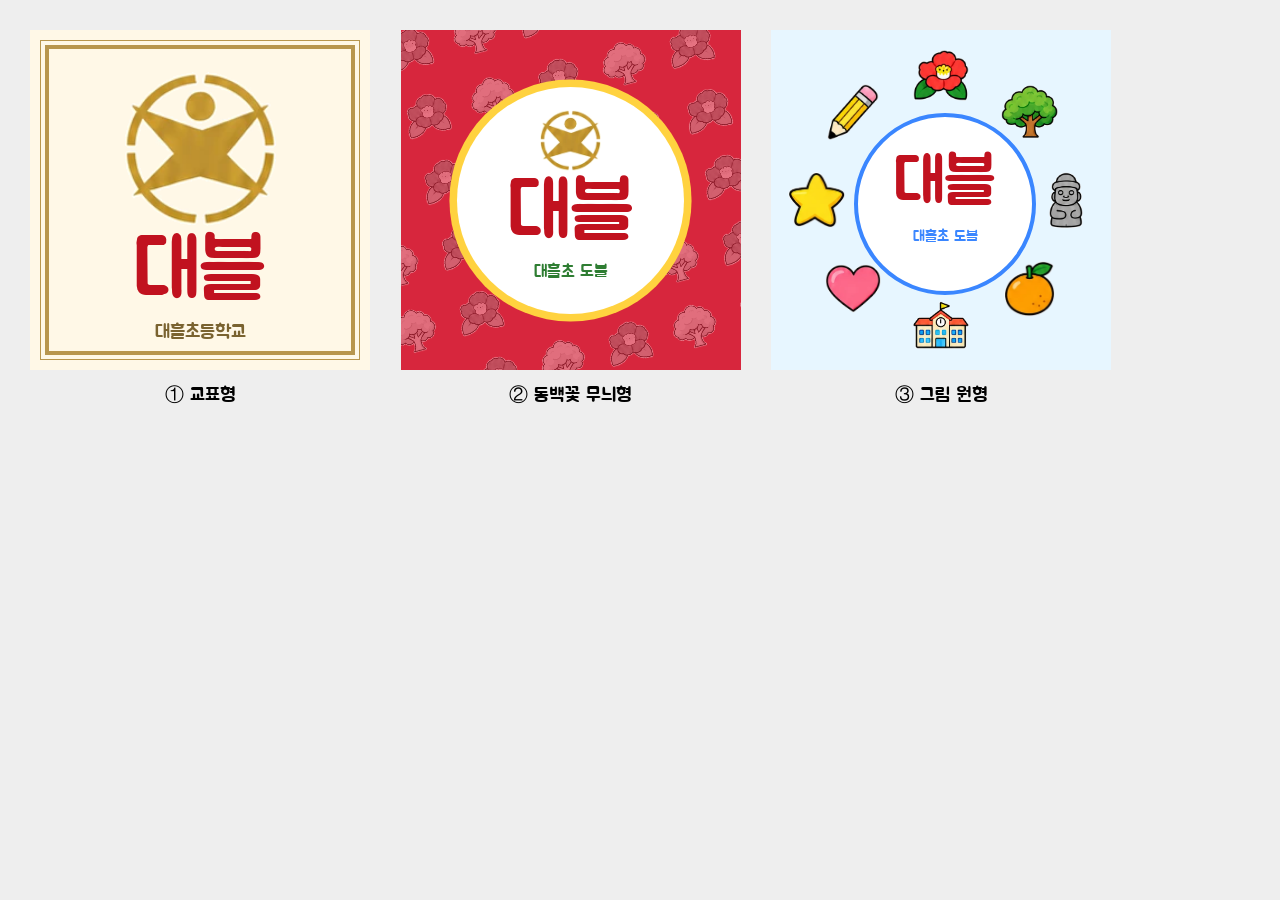
<file: dobble/back_preview.html>
<!doctype html><html lang="ko"><head><meta charset="utf-8"><title>대블 뒷면 시안</title>
<style>
@font-face{font-family:Jua;src:url(fonts/Jua-Regular.ttf)}
body{margin:0;padding:8mm;background:#eee;font-family:Jua,sans-serif;display:flex;gap:8mm}
.wrap{text-align:center;font-size:5mm}
.b{width:90mm;height:90mm;position:relative;overflow:hidden;margin-bottom:3mm}
.t{font-family:Jua;line-height:1}
/* A */
.A{background:#fff8e7}
.A .frame{position:absolute;inset:4mm;border:1.2mm solid #b8964e;outline:.4mm solid #b8964e;outline-offset:1.2mm}
.A img{position:absolute;left:25mm;top:11mm;width:40mm}
.A .t{position:absolute;left:0;right:0;top:53mm;font-size:22mm;color:#c1121f}
.A .s{position:absolute;left:0;right:0;top:77mm;font-size:5mm;color:#7a6330}
/* B */
.B{background:#d7263d}
.B .pat{position:absolute;inset:-10mm;display:grid;grid-template-columns:repeat(6,18mm);grid-auto-rows:18mm;transform:rotate(-15deg)}
.B .pat img{width:12mm;opacity:.35;filter:brightness(2.2) saturate(0)}
.B .c{position:absolute;left:15mm;top:15mm;width:60mm;height:60mm;border-radius:50%;background:#fff;box-shadow:0 0 0 2mm #ffd23f}
.B .c img{position:absolute;left:22mm;top:6mm;width:16mm}
.B .t{position:absolute;left:0;right:0;top:23mm;font-size:21mm;color:#c1121f}
.B .s{position:absolute;left:0;right:0;top:46mm;font-size:4.5mm;color:#2e7d32}
/* C */
.C{background:#e7f6ff}
.C .ring img{position:absolute;width:15mm;height:15mm;object-fit:contain}
.C .c{position:absolute;left:22mm;top:22mm;width:46mm;height:46mm;border-radius:50%;background:#fff;border:1.2mm solid #3a86ff}
.C .t{position:absolute;left:0;right:0;top:9mm;font-size:17mm;color:#c1121f}
.C .s{position:absolute;left:0;right:0;top:29mm;font-size:4mm;color:#3a86ff}
</style></head><body>
<div class="wrap"><div class="b A"><div class="frame"></div><img src="art/03.png"><div class="t">대블</div><div class="s">대흘초등학교</div></div>① 교표형</div>
<div class="wrap"><div class="b B"><div class="pat" id="pat"></div><div class="c"><img src="art/03.png"><div class="t">대블</div><div class="s">대흘초 도블</div></div></div>② 동백꽃 무늬형</div>
<div class="wrap"><div class="b C"><div class="ring" id="ring"></div><div class="c"><div class="t">대블</div><div class="s">대흘초 도블</div></div></div>③ 그림 원형</div>
<script>
const pat=document.getElementById('pat');
for(let i=0;i<42;i++){const im=new Image();im.src=i%2?'art/01.png':'art/00.png';pat.appendChild(im)}
const ring=document.getElementById('ring');
['01','00','20','36','02','25','44','05'].forEach((n,i)=>{const a=i/8*2*Math.PI-Math.PI/2;const im=new Image();im.src='art/'+n+'.png';
im.style.left=(45+33*Math.cos(a)-7.5)+'mm';im.style.top=(45+33*Math.sin(a)-7.5)+'mm';ring.appendChild(im)});
</script></body></html>
</file>
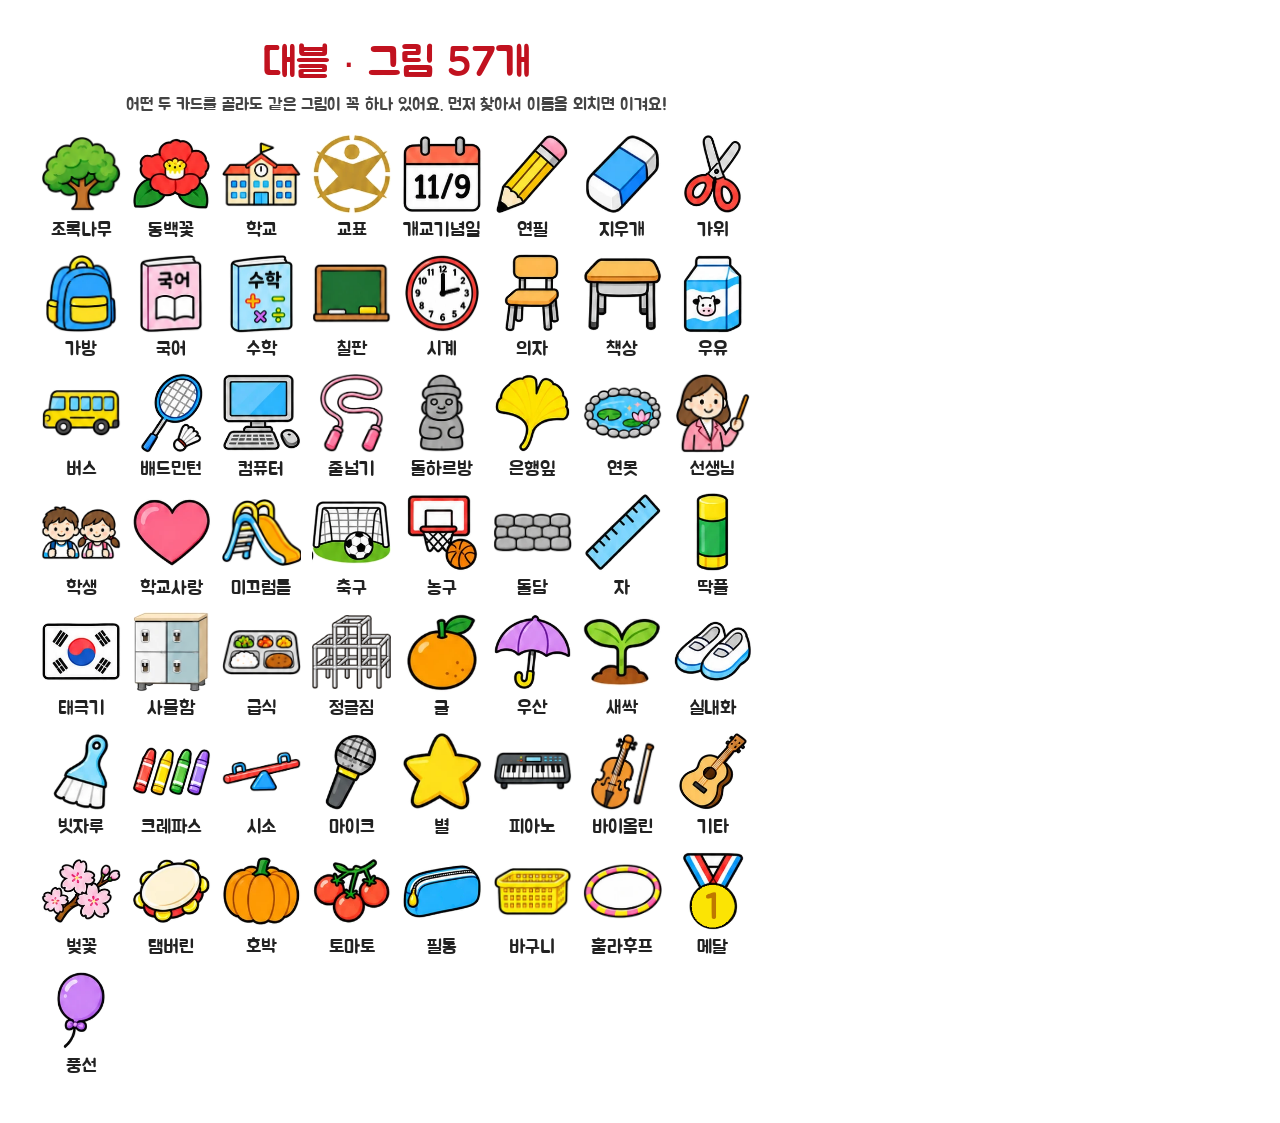
<file: dobble/guide.html>
<!doctype html><html lang="ko"><head><meta charset="utf-8"><title>대블 그림 도감</title><style>
@page { size: A4; margin: 0; }
* { box-sizing: border-box; }
body { margin: 0; font-family: 'WenQuanYi Zen Hei', 'Noto Sans KR', sans-serif; background: #fff; }
.page { width: 210mm; height: 297mm; page-break-after: always; overflow: hidden; }
.cards { display: grid; grid-template-columns: repeat(2, 90.0mm); grid-auto-rows: 90.0mm;
  gap: 0; justify-content: center; align-content: center; }
.card { position: relative; width: 90.0mm; height: 90.0mm; outline: 0.25mm solid #888;
  background: #fff; }
.back { outline: 0.15mm solid #666; overflow: hidden; }
.back img { width: 100%; height: 100%; display: block; object-fit: cover; }
.blank { outline: none; background: none; }
.no { position: absolute; right: 2.2mm; bottom: 1.2mm; font-size: 2.2mm; color: #bbb; }
.it { position: absolute; }
.it img { width: 100%; height: 100%; object-fit: contain; display: block; }
@font-face { font-family: Jua; src: url(fonts/Jua-Regular.ttf); }
.guide { padding: 10mm 10mm; font-family: Jua, sans-serif; }
.guide h1 { margin: 0 0 1.5mm; font-size: 11mm; text-align: center; color: #c1121f; font-weight: normal; }
.guide p { margin: 0 0 5mm; font-size: 4.6mm; text-align: center; color: #444; }
.grid { display: grid; grid-template-columns: repeat(8, 1fr); gap: 3.2mm 1mm; }
.cell { text-align: center; }
.cell img { width: 21mm; height: 21mm; object-fit: contain; }
.nm { font-size: 5mm; line-height: 1.1; margin-top: 0.6mm; color: #222; }
</style></head><body><section class="page guide"><h1>대블 · 그림 57개</h1><p>어떤 두 카드를 골라도 같은 그림이 꼭 하나 있어요. 먼저 찾아서 이름을 외치면 이겨요!</p><div class="grid"><div class="cell"><img src="art/00.png" alt="조록나무"><div class="nm">조록나무</div></div><div class="cell"><img src="art/01.png" alt="동백꽃"><div class="nm">동백꽃</div></div><div class="cell"><img src="art/02.png" alt="학교"><div class="nm">학교</div></div><div class="cell"><img src="art/03.png" alt="교표"><div class="nm">교표</div></div><div class="cell"><img src="art/04.png" alt="개교기념일"><div class="nm">개교기념일</div></div><div class="cell"><img src="art/05.png" alt="연필"><div class="nm">연필</div></div><div class="cell"><img src="art/06.png" alt="지우개"><div class="nm">지우개</div></div><div class="cell"><img src="art/07.png" alt="가위"><div class="nm">가위</div></div><div class="cell"><img src="art/08.png" alt="가방"><div class="nm">가방</div></div><div class="cell"><img src="art/09.png" alt="국어"><div class="nm">국어</div></div><div class="cell"><img src="art/10.png" alt="수학"><div class="nm">수학</div></div><div class="cell"><img src="art/11.png" alt="칠판"><div class="nm">칠판</div></div><div class="cell"><img src="art/12.png" alt="시계"><div class="nm">시계</div></div><div class="cell"><img src="art/13.png" alt="의자"><div class="nm">의자</div></div><div class="cell"><img src="art/14.png" alt="책상"><div class="nm">책상</div></div><div class="cell"><img src="art/15.png" alt="우유"><div class="nm">우유</div></div><div class="cell"><img src="art/16.png" alt="버스"><div class="nm">버스</div></div><div class="cell"><img src="art/17.png" alt="배드민턴"><div class="nm">배드민턴</div></div><div class="cell"><img src="art/18.png" alt="컴퓨터"><div class="nm">컴퓨터</div></div><div class="cell"><img src="art/19.png" alt="줄넘기"><div class="nm">줄넘기</div></div><div class="cell"><img src="art/20.png" alt="돌하르방"><div class="nm">돌하르방</div></div><div class="cell"><img src="art/21.png" alt="은행잎"><div class="nm">은행잎</div></div><div class="cell"><img src="art/22.png" alt="연못"><div class="nm">연못</div></div><div class="cell"><img src="art/23.png" alt="선생님"><div class="nm">선생님</div></div><div class="cell"><img src="art/24.png" alt="학생"><div class="nm">학생</div></div><div class="cell"><img src="art/25.png" alt="학교사랑"><div class="nm">학교사랑</div></div><div class="cell"><img src="art/26.png" alt="미끄럼틀"><div class="nm">미끄럼틀</div></div><div class="cell"><img src="art/27.png" alt="축구"><div class="nm">축구</div></div><div class="cell"><img src="art/28.png" alt="농구"><div class="nm">농구</div></div><div class="cell"><img src="art/29.png" alt="돌담"><div class="nm">돌담</div></div><div class="cell"><img src="art/30.png" alt="자"><div class="nm">자</div></div><div class="cell"><img src="art/31.png" alt="딱풀"><div class="nm">딱풀</div></div><div class="cell"><img src="art/32.png" alt="태극기"><div class="nm">태극기</div></div><div class="cell"><img src="art/33.png" alt="사물함"><div class="nm">사물함</div></div><div class="cell"><img src="art/34.png" alt="급식"><div class="nm">급식</div></div><div class="cell"><img src="art/35.png" alt="정글짐"><div class="nm">정글짐</div></div><div class="cell"><img src="art/36.png" alt="귤"><div class="nm">귤</div></div><div class="cell"><img src="art/37.png" alt="우산"><div class="nm">우산</div></div><div class="cell"><img src="art/38.png" alt="새싹"><div class="nm">새싹</div></div><div class="cell"><img src="art/39.png" alt="실내화"><div class="nm">실내화</div></div><div class="cell"><img src="art/40.png" alt="빗자루"><div class="nm">빗자루</div></div><div class="cell"><img src="art/41.png" alt="크레파스"><div class="nm">크레파스</div></div><div class="cell"><img src="art/42.png" alt="시소"><div class="nm">시소</div></div><div class="cell"><img src="art/43.png" alt="마이크"><div class="nm">마이크</div></div><div class="cell"><img src="art/44.png" alt="별"><div class="nm">별</div></div><div class="cell"><img src="art/45.png" alt="피아노"><div class="nm">피아노</div></div><div class="cell"><img src="art/46.png" alt="바이올린"><div class="nm">바이올린</div></div><div class="cell"><img src="art/47.png" alt="기타"><div class="nm">기타</div></div><div class="cell"><img src="art/48.png" alt="벚꽃"><div class="nm">벚꽃</div></div><div class="cell"><img src="art/49.png" alt="탬버린"><div class="nm">탬버린</div></div><div class="cell"><img src="art/50.png" alt="호박"><div class="nm">호박</div></div><div class="cell"><img src="art/51.png" alt="토마토"><div class="nm">토마토</div></div><div class="cell"><img src="art/52.png" alt="필통"><div class="nm">필통</div></div><div class="cell"><img src="art/53.png" alt="바구니"><div class="nm">바구니</div></div><div class="cell"><img src="art/54.png" alt="훌라후프"><div class="nm">훌라후프</div></div><div class="cell"><img src="art/55.png" alt="메달"><div class="nm">메달</div></div><div class="cell"><img src="art/56.png" alt="풍선"><div class="nm">풍선</div></div></div></section></body></html>
</file>
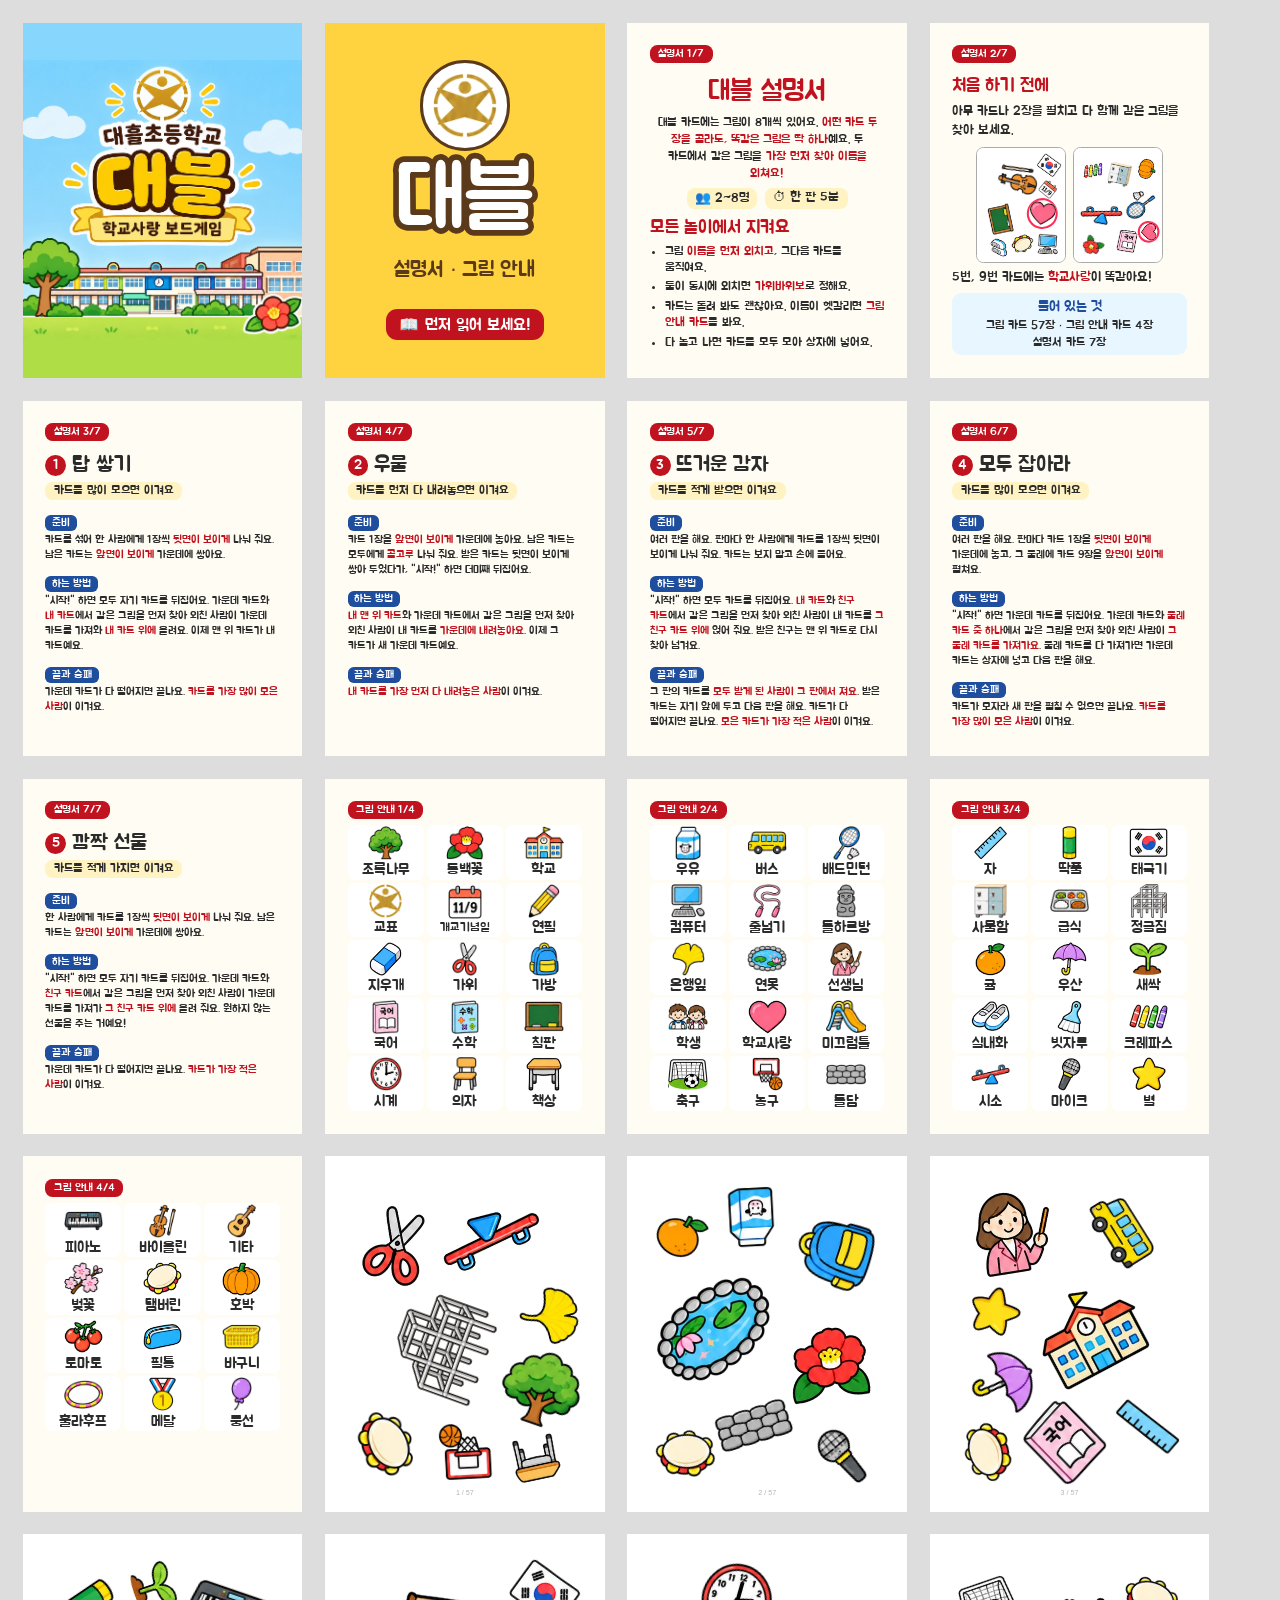
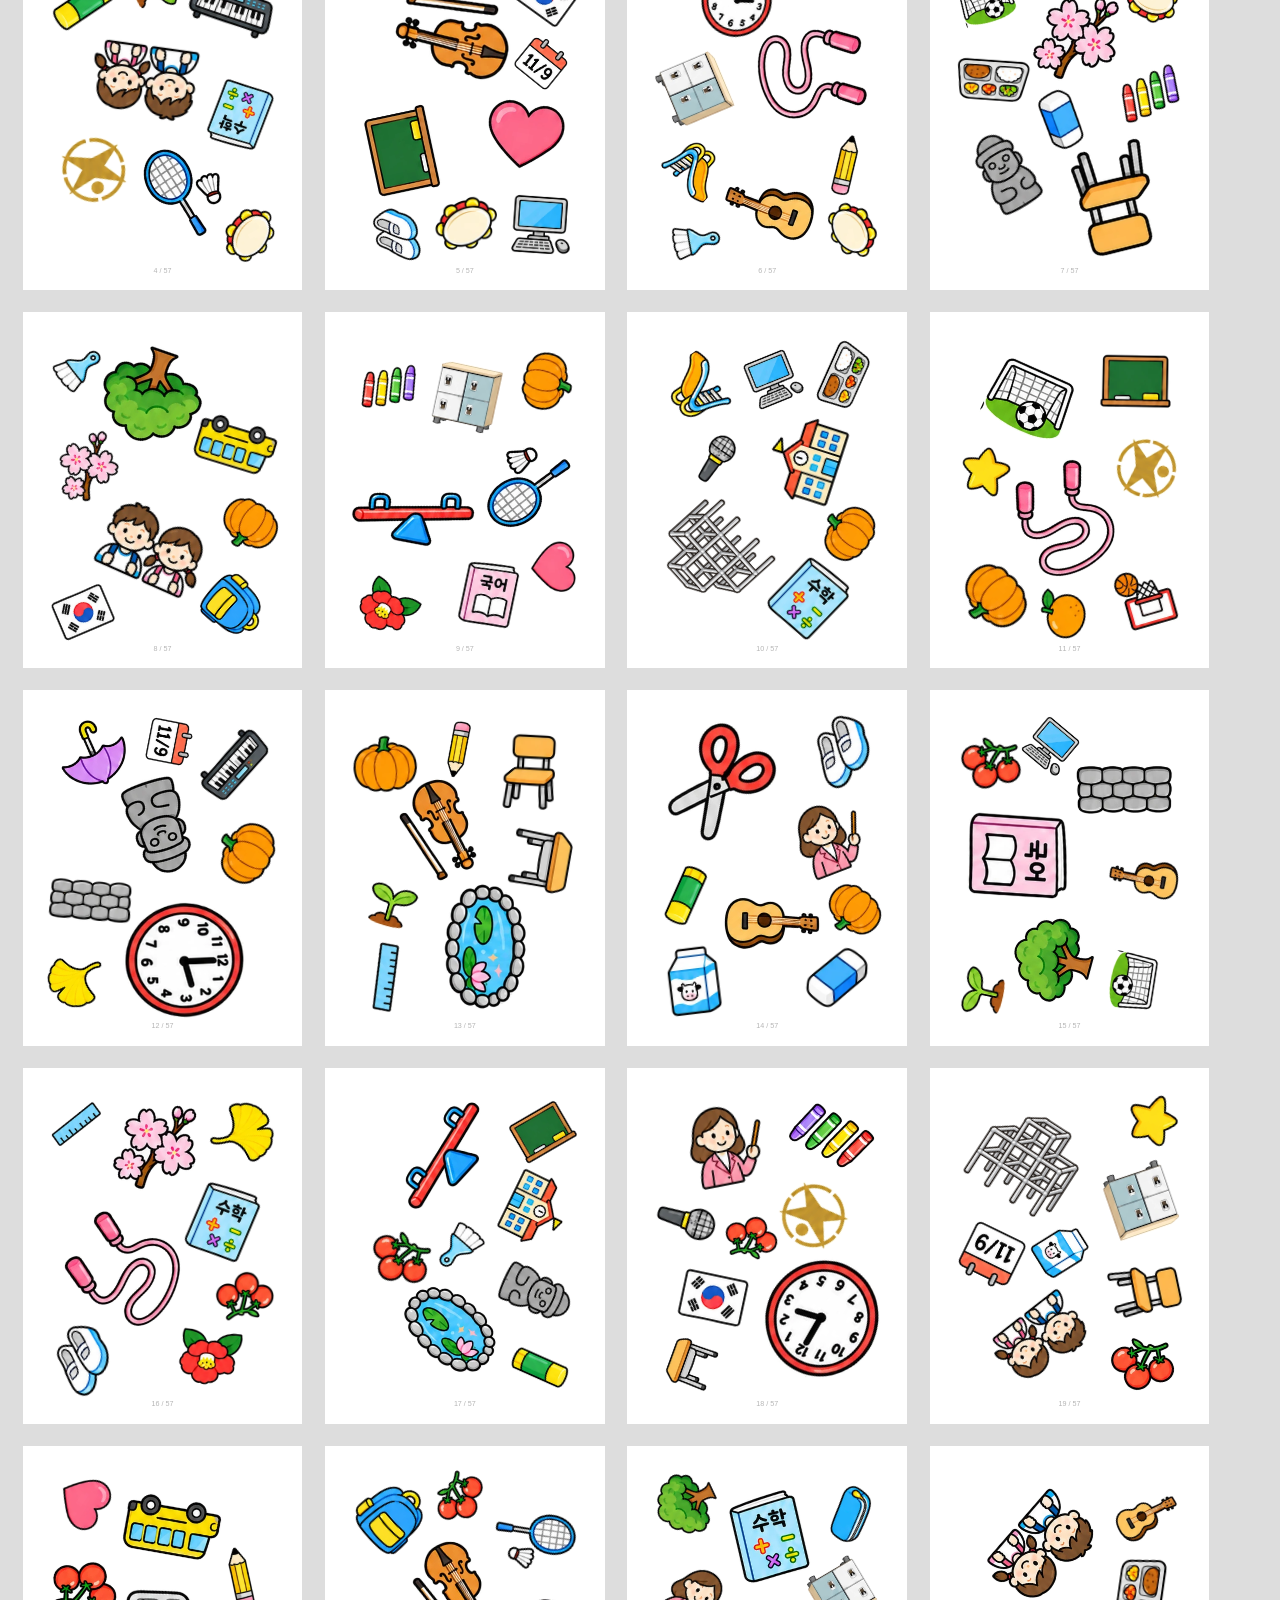
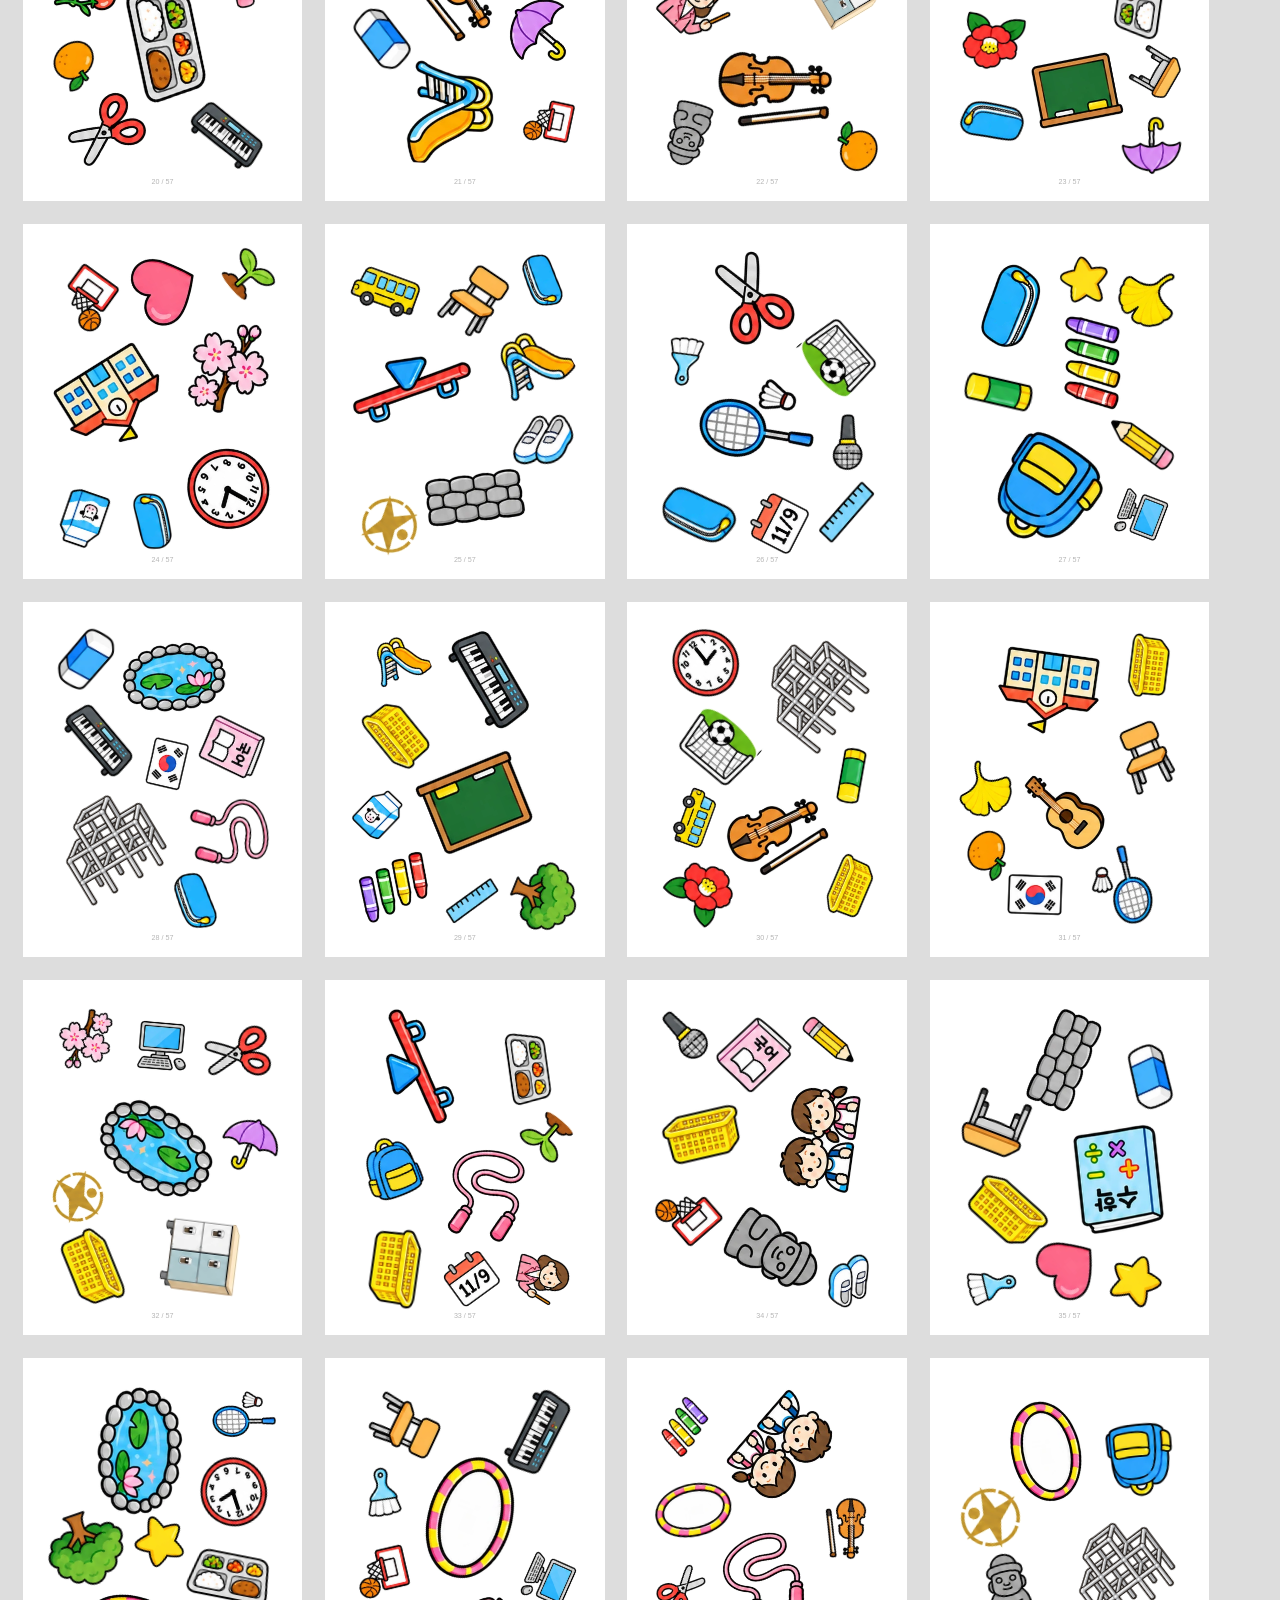
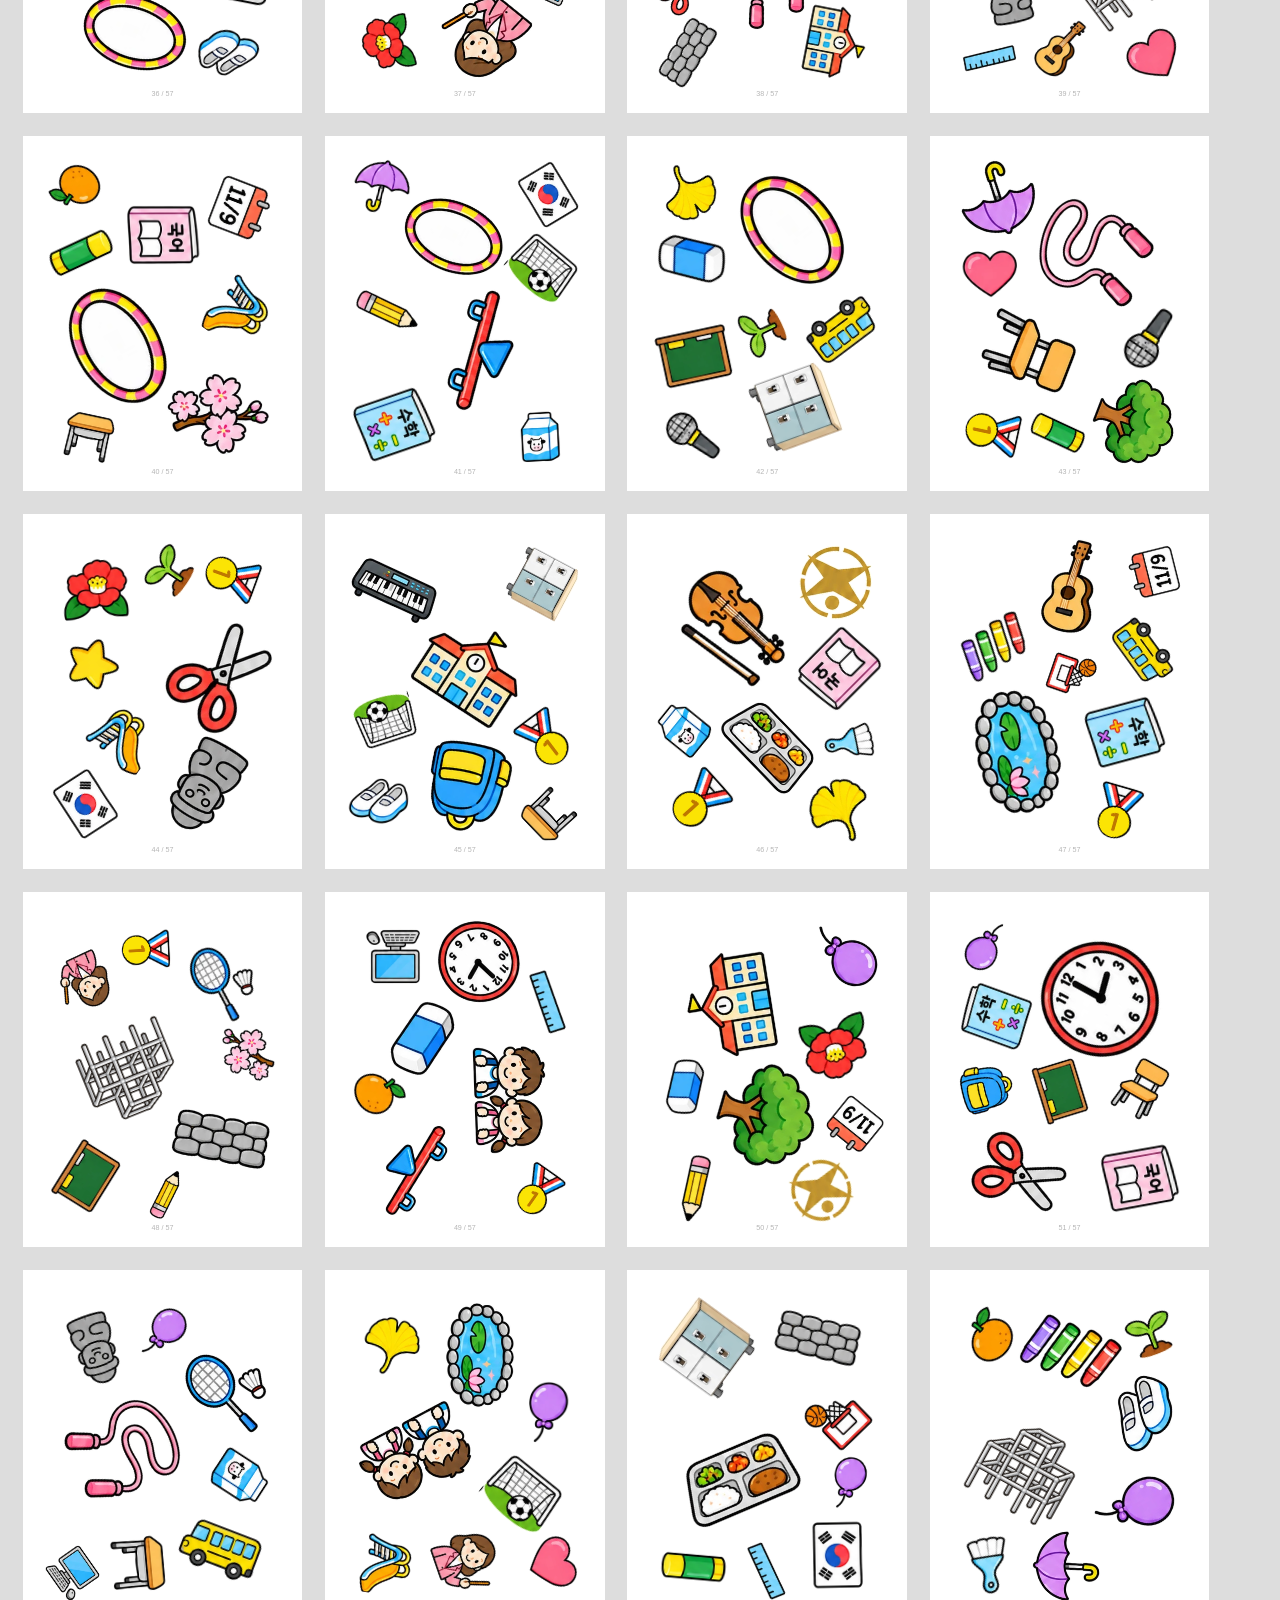
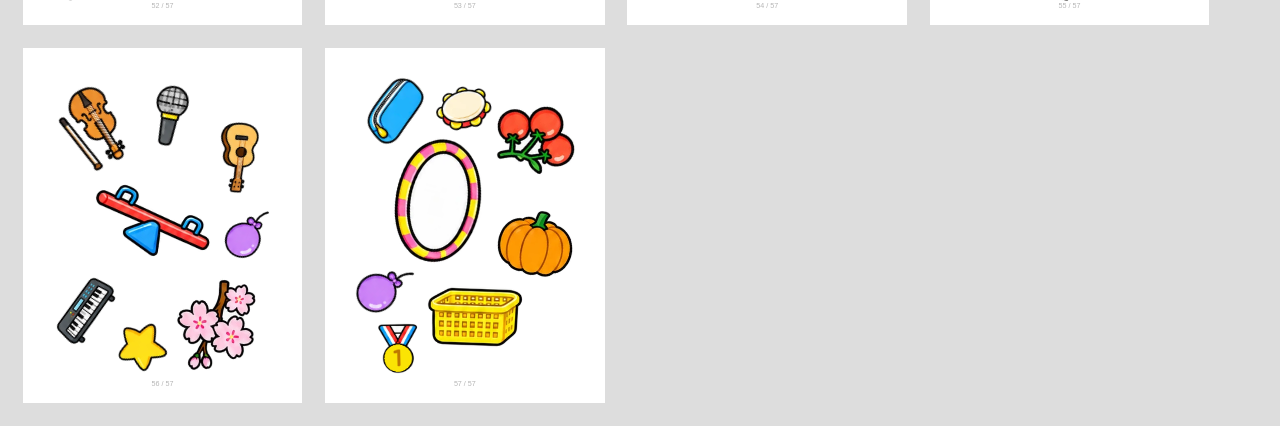
<file: dobble/photocard.html>
<!doctype html><html lang="ko"><head><meta charset="utf-8"><title>대블 포토카드</title><style>
* { box-sizing: border-box; }
body { margin: 0; background: #ddd; display: flex; flex-wrap: wrap; gap: 6mm; padding: 6mm; }
.pc { position: relative; width: 74.0mm; height: 94.0mm; overflow: hidden; background: #fff; flex: none; }
.it { position: absolute; }
.it img { width: 100%; height: 100%; object-fit: contain; display: block; }
.no { position: absolute; left: 0; right: 0; bottom: 4.0mm; text-align: center; font: 1.9mm sans-serif; color: #b5b5b5; }
.back { background: linear-gradient(#86d6fd 0 50%, #afdd45 50% 100%); }
.back img { position: absolute; left: 0; top: 10.0mm; width: 74.0mm; height: 74.0mm; display: block; }
@font-face { font-family: Jua; src: url(fonts/Jua-Regular.ttf); }
.info { font-family: Jua, sans-serif; color: #2b2b2b; background: #fffdf3; word-break: keep-all; }
.safe { position: absolute; left: 6.0mm; top: 6.0mm; width: 62.0mm;
  height: 82.0mm; display: flex; flex-direction: column; }
.tag { align-self: flex-start; background: #c1121f; color: #fff; border-radius: 2mm; padding: 0.5mm 2.2mm; font-size: 3mm; }
.ggrid { flex: 1; display: grid; grid-template-columns: repeat(3, 1fr); grid-template-rows: repeat(5, 1fr); gap: 0.8mm; margin-top: 1.5mm; }
.gc { display: flex; flex-direction: column; align-items: center; justify-content: center; background: #fff; border-radius: 2mm; min-width: 0; }
.gc img { width: 10.5mm; height: 9mm; object-fit: contain; }
.gn { font-size: 3.9mm; line-height: 1.1; margin-top: 0.6mm; white-space: nowrap; }
.gn.long { font-size: 3.2mm; }
.rules .logo img { width: 22mm; display: block; margin: 1mm auto 0; border-radius: 2mm; }
.rules h1 { font-size: 7.5mm; color: #c1121f; text-align: center; margin: 1mm 0 1mm; font-weight: normal; }
.rules h2 { font-size: 4.8mm; color: #c1121f; margin: 1.8mm 0 1mm; font-weight: normal; }
.rules .lead { font-size: 3.25mm; text-align: center; line-height: 1.38; margin: 0 0 1.5mm; }
.rules .meta { display: flex; justify-content: center; gap: 2mm; }
.rules .meta span { background: #fff3c4; border-radius: 2mm; padding: 0.6mm 2.2mm; font-size: 3.4mm; }
.rules .box { margin-top: auto; background: #e7f6ff; border-radius: 2.5mm; padding: 1.2mm 3mm; font-size: 3.3mm; line-height: 1.35; text-align: center; }
.rules .box b { font-weight: normal; color: #1f4e9e; font-size: 3.8mm; }
.rules .big { font-size: 3.5mm; line-height: 1.4; margin: 0 0 1.5mm; }
.rules .big b { font-weight: normal; color: #c1121f; }
.ex { display: flex; justify-content: center; gap: 2mm; margin: 0.6mm 0 1.4mm; }
.ex .wrap { width: 23.8mm; height: 30.6mm; overflow: hidden; background: #fff; border: 0.3mm solid #aaa; border-radius: 2mm; }
.ex .pc { transform: scale(0.34) translate(-2mm, -2mm); transform-origin: 0 0; }
.ex .no { display: none; }
.game { margin-top: 2.5mm; }
.game + .game { border-top: 0.4mm dashed #ffd23f; padding-top: 2mm; margin-top: 2mm; }
.gh { font-size: 5.6mm; display: flex; align-items: center; gap: 1.5mm; }
.num { background: #c1121f; color: #fff; border-radius: 50%; width: 5.5mm; height: 5.5mm; display: inline-flex;
  align-items: center; justify-content: center; font-size: 3.6mm; }
.sub { font-size: 3.4mm; color: #888; margin: 1mm 0 2mm; }
ol { margin: 0; padding-left: 4.5mm; font-size: 3.7mm; line-height: 1.45; }
li { margin-bottom: 1.6mm; }
li b { color: #c1121f; font-weight: normal; }
.goal { align-self: flex-start; background: #fff3c4; border-radius: 2mm; padding: 0.5mm 2.2mm; font-size: 3.1mm; margin: 1mm 0 0.6mm; }
.sec { margin-top: 2.4mm; }
.sec .k { display: inline-block; background: #1f4e9e; color: #fff; border-radius: 1.5mm; padding: 0.3mm 1.8mm; font-size: 3mm; }
.sec p { margin: 0.5mm 0 0; font-size: 3mm; line-height: 1.32; }
.sec b, .rules .lead b, .tips b { color: #c1121f; font-weight: normal; }
.tips { margin: 0; padding-left: 4mm; font-size: 3.15mm; line-height: 1.34; }
.tips li { margin-bottom: 1mm; }
.bye { margin-top: auto; background: #f1fbe9; border-radius: 2.5mm; padding: 2.5mm 3mm; font-size: 3.4mm; line-height: 1.4; text-align: center; color: #2e7d32; }
.back_info { background: #ffd23f; font-family: Jua, sans-serif; }
.bi { position: absolute; left: 6.0mm; top: 6.0mm; width: 62.0mm;
  height: 82.0mm; display: flex; flex-direction: column; align-items: center; justify-content: center;
}
.bi .em { width: 24mm; height: 24mm; object-fit: contain; background: #fff; border-radius: 50%; padding: 2.5mm; border: 0.9mm solid #5a3a1a; }
.bi .bt { font-size: 23mm; line-height: 1; margin-top: 2mm; color: #fff; -webkit-text-stroke: 3mm #5a3a1a; paint-order: stroke fill; }
.bi .bs { font-size: 5.6mm; margin-top: 3mm; color: #5a3a1a; }
.bi .bk { margin-top: 7mm; background: #c1121f; color: #fff; border-radius: 3mm; padding: 1.5mm 3.5mm; font-size: 4.2mm; display: flex; gap: 1.5mm; align-items: center; }
.rules .tag { margin-bottom: 3mm; }
.rules .tag + h1, .rules .tag + h2, .rules .tag + style + h2 { margin-top: 0; }
/* 미리보기용 선: 파일로 저장할 때는 숨김 */
.guides .pc::after { content: ""; position: absolute; left: 2.0mm; top: 2.0mm; width: 70.0mm;
  height: 90.0mm; border: 0.25mm solid #e63946; border-radius: 5mm; }
.guides .pc::before { content: ""; position: absolute; left: 6.0mm; top: 6.0mm;
  width: 62.0mm; height: 82.0mm; border: 0.2mm dashed #3a86ff; z-index: 1; }
</style></head><body><div class="pc back" id="back"><img src="art/back_inner.png" alt="대블"></div><div class="pc back_info" id="back_info"><div class="bi"><img class="em" src="art/03.png" alt="교표"><div class="bt">대블</div><div class="bs">설명서 · 그림 안내</div><div class="bk"><span>📖</span>먼저 읽어 보세요!</div></div></div><div class="pc info rules" id="rules_1"><div class="safe"><div class="tag">설명서 1/7</div><h1>대블 설명서</h1>
<p class="lead">대블 카드에는 그림이 8개씩 있어요. <b>어떤 카드 두 장을 골라도, 똑같은 그림은 딱 하나</b>예요.
두 카드에서 같은 그림을 <b>가장 먼저 찾아 이름을 외쳐요!</b></p>
<div class="meta"><span>👥 2~8명</span><span>⏱ 한 판 5분</span></div>
<h2>모든 놀이에서 지켜요</h2>
<ul class="tips">
<li>그림 <b>이름을 먼저 외치고</b>, 그다음 카드를 움직여요.</li>
<li>둘이 동시에 외치면 <b>가위바위보</b>로 정해요.</li>
<li>카드는 돌려 봐도 괜찮아요. 이름이 헷갈리면 <b>그림 안내 카드</b>를 봐요.</li>
<li>다 놀고 나면 카드를 모두 모아 상자에 넣어요.</li>
</ul></div></div><div class="pc info rules" id="rules_2"><div class="safe"><div class="tag">설명서 2/7</div><style>.ex .it:has(img[alt="학교사랑"]) { border-radius: 50%; box-shadow: 0 0 0 1.6mm #ff2d55; }</style>
<h2>처음 하기 전에</h2>
<p class="big">아무 카드나 2장을 펼치고 다 함께 같은 그림을 찾아 보세요.</p>
<div class="ex"><div class="wrap"><div class="pc front" id="ex_05"><span class="no">5 / 57</span><div class="it" style="left:17.91mm;top:11.17mm;width:31.06mm;height:31.06mm;transform:rotate(265deg)"><img src="art/46.png" alt="바이올린"></div><div class="it" style="left:8.98mm;top:46.01mm;width:22.84mm;height:22.84mm;transform:rotate(258deg)"><img src="art/11.png" alt="칠판"></div><div class="it" style="left:42.21mm;top:42.71mm;width:20.97mm;height:20.97mm;transform:rotate(10deg)"><img src="art/25.png" alt="학교사랑"></div><div class="it" style="left:49.58mm;top:69.21mm;width:15.78mm;height:15.78mm;transform:rotate(4deg)"><img src="art/18.png" alt="컴퓨터"></div><div class="it" style="left:50.01mm;top:7.50mm;width:16.11mm;height:16.11mm;transform:rotate(36deg)"><img src="art/32.png" alt="태극기"></div><div class="it" style="left:28.72mm;top:67.76mm;width:16.98mm;height:16.98mm;transform:rotate(178deg)"><img src="art/49.png" alt="탬버린"></div><div class="it" style="left:11.39mm;top:71.85mm;width:15.73mm;height:15.73mm;transform:rotate(247deg)"><img src="art/39.png" alt="실내화"></div><div class="it" style="left:51.51mm;top:28.04mm;width:11.53mm;height:11.53mm;transform:rotate(39deg)"><img src="art/04.png" alt="개교기념일"></div></div></div><div class="wrap"><div class="pc front" id="ex_09"><span class="no">9 / 57</span><div class="it" style="left:7.12mm;top:37.16mm;width:32.39mm;height:32.39mm;transform:rotate(12deg)"><img src="art/42.png" alt="시소"></div><div class="it" style="left:42.07mm;top:35.65mm;width:22.78mm;height:22.78mm;transform:rotate(200deg)"><img src="art/17.png" alt="배드민턴"></div><div class="it" style="left:28.93mm;top:14.02mm;width:17.19mm;height:17.19mm;transform:rotate(12deg)"><img src="art/33.png" alt="사물함"></div><div class="it" style="left:34.76mm;top:65.66mm;width:17.55mm;height:17.55mm;transform:rotate(12deg)"><img src="art/09.png" alt="국어"></div><div class="it" style="left:8.98mm;top:71.09mm;width:14.83mm;height:14.83mm;transform:rotate(213deg)"><img src="art/01.png" alt="동백꽃"></div><div class="it" style="left:8.75mm;top:11.45mm;width:16.23mm;height:16.23mm;transform:rotate(349deg)"><img src="art/41.png" alt="크레파스"></div><div class="it" style="left:50.99mm;top:10.53mm;width:15.79mm;height:15.79mm;transform:rotate(102deg)"><img src="art/50.png" alt="호박"></div><div class="it" style="left:53.31mm;top:60.41mm;width:13.77mm;height:13.77mm;transform:rotate(87deg)"><img src="art/25.png" alt="학교사랑"></div></div></div></div>
<p class="big">5번, 9번 카드에는 <b>학교사랑</b>이 똑같아요!</p>
<div class="box"><b>들어 있는 것</b><br>그림 카드 57장 · 그림 안내 카드 4장<br>설명서 카드 7장</div></div></div><div class="pc info rules" id="rules_3"><div class="safe"><div class="tag">설명서 3/7</div><div class="gh"><span class="num">1</span>탑 쌓기</div><div class="goal">카드를 많이 모으면 이겨요</div><div class="sec"><span class="k">준비</span><p>카드를 섞어 한 사람에게 1장씩 <b>뒷면이 보이게</b> 나눠 줘요. 남은 카드는 <b>앞면이 보이게</b> 가운데에 쌓아요.</p></div><div class="sec"><span class="k">하는 방법</span><p>"시작!" 하면 모두 자기 카드를 뒤집어요. 가운데 카드와 <b>내 카드</b>에서 같은 그림을 먼저 찾아 외친 사람이 가운데 카드를 가져와 <b>내 카드 위에</b> 올려요. 이제 맨 위 카드가 내 카드예요.</p></div><div class="sec"><span class="k">끝과 승패</span><p>가운데 카드가 다 떨어지면 끝나요. <b>카드를 가장 많이 모은 사람</b>이 이겨요.</p></div></div></div><div class="pc info rules" id="rules_4"><div class="safe"><div class="tag">설명서 4/7</div><div class="gh"><span class="num">2</span>우물</div><div class="goal">카드를 먼저 다 내려놓으면 이겨요</div><div class="sec"><span class="k">준비</span><p>카드 1장을 <b>앞면이 보이게</b> 가운데에 놓아요. 남은 카드는 모두에게 <b>골고루</b> 나눠 줘요. 받은 카드는 뒷면이 보이게 쌓아 두었다가, "시작!" 하면 더미째 뒤집어요.</p></div><div class="sec"><span class="k">하는 방법</span><p><b>내 맨 위 카드</b>와 가운데 카드에서 같은 그림을 먼저 찾아 외친 사람이 내 카드를 <b>가운데에 내려놓아요</b>. 이제 그 카드가 새 가운데 카드예요.</p></div><div class="sec"><span class="k">끝과 승패</span><p><b>내 카드를 가장 먼저 다 내려놓은 사람</b>이 이겨요.</p></div></div></div><div class="pc info rules" id="rules_5"><div class="safe"><div class="tag">설명서 5/7</div><div class="gh"><span class="num">3</span>뜨거운 감자</div><div class="goal">카드를 적게 받으면 이겨요</div><div class="sec"><span class="k">준비</span><p>여러 판을 해요. 판마다 한 사람에게 카드를 1장씩 뒷면이 보이게 나눠 줘요. 카드는 보지 말고 손에 들어요.</p></div><div class="sec"><span class="k">하는 방법</span><p>"시작!" 하면 모두 카드를 뒤집어요. <b>내 카드</b>와 <b>친구 카드</b>에서 같은 그림을 먼저 찾아 외친 사람이 내 카드를 <b>그 친구 카드 위에</b> 얹어 줘요. 받은 친구는 맨 위 카드로 다시 찾아 넘겨요.</p></div><div class="sec"><span class="k">끝과 승패</span><p>그 판의 카드를 <b>모두 받게 된 사람이 그 판에서 져요</b>. 받은 카드는 자기 앞에 두고 다음 판을 해요. 카드가 다 떨어지면 끝나요. <b>모은 카드가 가장 적은 사람</b>이 이겨요.</p></div></div></div><div class="pc info rules" id="rules_6"><div class="safe"><div class="tag">설명서 6/7</div><div class="gh"><span class="num">4</span>모두 잡아라</div><div class="goal">카드를 많이 모으면 이겨요</div><div class="sec"><span class="k">준비</span><p>여러 판을 해요. 판마다 카드 1장을 <b>뒷면이 보이게</b> 가운데에 놓고, 그 둘레에 카드 9장을 <b>앞면이 보이게</b> 펼쳐요.</p></div><div class="sec"><span class="k">하는 방법</span><p>"시작!" 하면 가운데 카드를 뒤집어요. 가운데 카드와 <b>둘레 카드 중 하나</b>에서 같은 그림을 먼저 찾아 외친 사람이 <b>그 둘레 카드를 가져가요</b>. 둘레 카드를 다 가져가면 가운데 카드는 상자에 넣고 다음 판을 해요.</p></div><div class="sec"><span class="k">끝과 승패</span><p>카드가 모자라 새 판을 펼칠 수 없으면 끝나요. <b>카드를 가장 많이 모은 사람</b>이 이겨요.</p></div></div></div><div class="pc info rules" id="rules_7"><div class="safe"><div class="tag">설명서 7/7</div><div class="gh"><span class="num">5</span>깜짝 선물</div><div class="goal">카드를 적게 가지면 이겨요</div><div class="sec"><span class="k">준비</span><p>한 사람에게 카드를 1장씩 <b>뒷면이 보이게</b> 나눠 줘요. 남은 카드는 <b>앞면이 보이게</b> 가운데에 쌓아요.</p></div><div class="sec"><span class="k">하는 방법</span><p>"시작!" 하면 모두 자기 카드를 뒤집어요. 가운데 카드와 <b>친구 카드</b>에서 같은 그림을 먼저 찾아 외친 사람이 가운데 카드를 가져가 <b>그 친구 카드 위에</b> 올려 줘요. 원하지 않는 선물을 주는 거예요!</p></div><div class="sec"><span class="k">끝과 승패</span><p>가운데 카드가 다 떨어지면 끝나요. <b>카드가 가장 적은 사람</b>이 이겨요.</p></div></div></div><div class="pc info guide" id="guide_1"><div class="safe"><div class="tag">그림 안내 1/4</div><div class="ggrid"><div class="gc"><img src="art/00.png" alt="조록나무"><div class="gn">조록나무</div></div><div class="gc"><img src="art/01.png" alt="동백꽃"><div class="gn">동백꽃</div></div><div class="gc"><img src="art/02.png" alt="학교"><div class="gn">학교</div></div><div class="gc"><img src="art/03.png" alt="교표"><div class="gn">교표</div></div><div class="gc"><img src="art/04.png" alt="개교기념일"><div class="gn long">개교기념일</div></div><div class="gc"><img src="art/05.png" alt="연필"><div class="gn">연필</div></div><div class="gc"><img src="art/06.png" alt="지우개"><div class="gn">지우개</div></div><div class="gc"><img src="art/07.png" alt="가위"><div class="gn">가위</div></div><div class="gc"><img src="art/08.png" alt="가방"><div class="gn">가방</div></div><div class="gc"><img src="art/09.png" alt="국어"><div class="gn">국어</div></div><div class="gc"><img src="art/10.png" alt="수학"><div class="gn">수학</div></div><div class="gc"><img src="art/11.png" alt="칠판"><div class="gn">칠판</div></div><div class="gc"><img src="art/12.png" alt="시계"><div class="gn">시계</div></div><div class="gc"><img src="art/13.png" alt="의자"><div class="gn">의자</div></div><div class="gc"><img src="art/14.png" alt="책상"><div class="gn">책상</div></div></div></div></div><div class="pc info guide" id="guide_2"><div class="safe"><div class="tag">그림 안내 2/4</div><div class="ggrid"><div class="gc"><img src="art/15.png" alt="우유"><div class="gn">우유</div></div><div class="gc"><img src="art/16.png" alt="버스"><div class="gn">버스</div></div><div class="gc"><img src="art/17.png" alt="배드민턴"><div class="gn">배드민턴</div></div><div class="gc"><img src="art/18.png" alt="컴퓨터"><div class="gn">컴퓨터</div></div><div class="gc"><img src="art/19.png" alt="줄넘기"><div class="gn">줄넘기</div></div><div class="gc"><img src="art/20.png" alt="돌하르방"><div class="gn">돌하르방</div></div><div class="gc"><img src="art/21.png" alt="은행잎"><div class="gn">은행잎</div></div><div class="gc"><img src="art/22.png" alt="연못"><div class="gn">연못</div></div><div class="gc"><img src="art/23.png" alt="선생님"><div class="gn">선생님</div></div><div class="gc"><img src="art/24.png" alt="학생"><div class="gn">학생</div></div><div class="gc"><img src="art/25.png" alt="학교사랑"><div class="gn">학교사랑</div></div><div class="gc"><img src="art/26.png" alt="미끄럼틀"><div class="gn">미끄럼틀</div></div><div class="gc"><img src="art/27.png" alt="축구"><div class="gn">축구</div></div><div class="gc"><img src="art/28.png" alt="농구"><div class="gn">농구</div></div><div class="gc"><img src="art/29.png" alt="돌담"><div class="gn">돌담</div></div></div></div></div><div class="pc info guide" id="guide_3"><div class="safe"><div class="tag">그림 안내 3/4</div><div class="ggrid"><div class="gc"><img src="art/30.png" alt="자"><div class="gn">자</div></div><div class="gc"><img src="art/31.png" alt="딱풀"><div class="gn">딱풀</div></div><div class="gc"><img src="art/32.png" alt="태극기"><div class="gn">태극기</div></div><div class="gc"><img src="art/33.png" alt="사물함"><div class="gn">사물함</div></div><div class="gc"><img src="art/34.png" alt="급식"><div class="gn">급식</div></div><div class="gc"><img src="art/35.png" alt="정글짐"><div class="gn">정글짐</div></div><div class="gc"><img src="art/36.png" alt="귤"><div class="gn">귤</div></div><div class="gc"><img src="art/37.png" alt="우산"><div class="gn">우산</div></div><div class="gc"><img src="art/38.png" alt="새싹"><div class="gn">새싹</div></div><div class="gc"><img src="art/39.png" alt="실내화"><div class="gn">실내화</div></div><div class="gc"><img src="art/40.png" alt="빗자루"><div class="gn">빗자루</div></div><div class="gc"><img src="art/41.png" alt="크레파스"><div class="gn">크레파스</div></div><div class="gc"><img src="art/42.png" alt="시소"><div class="gn">시소</div></div><div class="gc"><img src="art/43.png" alt="마이크"><div class="gn">마이크</div></div><div class="gc"><img src="art/44.png" alt="별"><div class="gn">별</div></div></div></div></div><div class="pc info guide" id="guide_4"><div class="safe"><div class="tag">그림 안내 4/4</div><div class="ggrid"><div class="gc"><img src="art/45.png" alt="피아노"><div class="gn">피아노</div></div><div class="gc"><img src="art/46.png" alt="바이올린"><div class="gn">바이올린</div></div><div class="gc"><img src="art/47.png" alt="기타"><div class="gn">기타</div></div><div class="gc"><img src="art/48.png" alt="벚꽃"><div class="gn">벚꽃</div></div><div class="gc"><img src="art/49.png" alt="탬버린"><div class="gn">탬버린</div></div><div class="gc"><img src="art/50.png" alt="호박"><div class="gn">호박</div></div><div class="gc"><img src="art/51.png" alt="토마토"><div class="gn">토마토</div></div><div class="gc"><img src="art/52.png" alt="필통"><div class="gn">필통</div></div><div class="gc"><img src="art/53.png" alt="바구니"><div class="gn">바구니</div></div><div class="gc"><img src="art/54.png" alt="훌라후프"><div class="gn">훌라후프</div></div><div class="gc"><img src="art/55.png" alt="메달"><div class="gn">메달</div></div><div class="gc"><img src="art/56.png" alt="풍선"><div class="gn">풍선</div></div></div></div></div><div class="pc front" id="front_01"><span class="no">1 / 57</span><div class="it" style="left:18.31mm;top:37.51mm;width:25.48mm;height:25.48mm;transform:rotate(290deg)"><img src="art/35.png" alt="정글짐"></div><div class="it" style="left:30.28mm;top:8.01mm;width:27.64mm;height:27.64mm;transform:rotate(167deg)"><img src="art/42.png" alt="시소"></div><div class="it" style="left:7.18mm;top:12.93mm;width:21.54mm;height:21.54mm;transform:rotate(6deg)"><img src="art/07.png" alt="가위"></div><div class="it" style="left:46.54mm;top:50.60mm;width:21.33mm;height:21.33mm;transform:rotate(19deg)"><img src="art/00.png" alt="조록나무"></div><div class="it" style="left:29.48mm;top:70.33mm;width:15.58mm;height:15.58mm;transform:rotate(177deg)"><img src="art/28.png" alt="농구"></div><div class="it" style="left:7.05mm;top:67.22mm;width:17.51mm;height:17.51mm;transform:rotate(87deg)"><img src="art/49.png" alt="탬버린"></div><div class="it" style="left:51.26mm;top:34.24mm;width:16.17mm;height:16.17mm;transform:rotate(76deg)"><img src="art/21.png" alt="은행잎"></div><div class="it" style="left:49.49mm;top:73.82mm;width:12.51mm;height:12.51mm;transform:rotate(168deg)"><img src="art/14.png" alt="책상"></div></div><div class="pc front" id="front_02"><span class="no">2 / 57</span><div class="it" style="left:6.23mm;top:28.87mm;width:33.65mm;height:33.65mm;transform:rotate(142deg)"><img src="art/22.png" alt="연못"></div><div class="it" style="left:42.30mm;top:44.13mm;width:21.80mm;height:21.80mm;transform:rotate(351deg)"><img src="art/01.png" alt="동백꽃"></div><div class="it" style="left:44.71mm;top:15.28mm;width:20.36mm;height:20.36mm;transform:rotate(288deg)"><img src="art/08.png" alt="가방"></div><div class="it" style="left:23.42mm;top:61.23mm;width:19.95mm;height:19.95mm;transform:rotate(343deg)"><img src="art/29.png" alt="돌담"></div><div class="it" style="left:24.74mm;top:8.08mm;width:16.13mm;height:16.13mm;transform:rotate(177deg)"><img src="art/15.png" alt="우유"></div><div class="it" style="left:49.19mm;top:70.52mm;width:16.28mm;height:16.28mm;transform:rotate(295deg)"><img src="art/43.png" alt="마이크"></div><div class="it" style="left:7.48mm;top:70.80mm;width:15.75mm;height:15.75mm;transform:rotate(24deg)"><img src="art/49.png" alt="탬버린"></div><div class="it" style="left:7.54mm;top:13.91mm;width:12.91mm;height:12.91mm;transform:rotate(34deg)"><img src="art/36.png" alt="귤"></div></div><div class="pc front" id="front_03"><span class="no">3 / 57</span><div class="it" style="left:28.18mm;top:32.13mm;width:27.94mm;height:27.94mm;transform:rotate(332deg)"><img src="art/02.png" alt="학교"></div><div class="it" style="left:10.96mm;top:8.82mm;width:22.28mm;height:22.28mm;transform:rotate(351deg)"><img src="art/23.png" alt="선생님"></div><div class="it" style="left:25.67mm;top:65.41mm;width:19.69mm;height:19.69mm;transform:rotate(316deg)"><img src="art/09.png" alt="국어"></div><div class="it" style="left:40.21mm;top:10.02mm;width:19.88mm;height:19.88mm;transform:rotate(58deg)"><img src="art/16.png" alt="버스"></div><div class="it" style="left:49.50mm;top:63.46mm;width:16.31mm;height:16.31mm;transform:rotate(263deg)"><img src="art/30.png" alt="자"></div><div class="it" style="left:10.61mm;top:51.02mm;width:17.90mm;height:17.90mm;transform:rotate(60deg)"><img src="art/37.png" alt="우산"></div><div class="it" style="left:7.64mm;top:70.17mm;width:15.71mm;height:15.71mm;transform:rotate(276deg)"><img src="art/49.png" alt="탬버린"></div><div class="it" style="left:10.05mm;top:35.06mm;width:12.93mm;height:12.93mm;transform:rotate(230deg)"><img src="art/44.png" alt="별"></div></div><div class="pc front" id="front_04"><span class="no">4 / 57</span><div class="it" style="left:17.86mm;top:24.49mm;width:28.39mm;height:28.39mm;transform:rotate(188deg)"><img src="art/24.png" alt="학생"></div><div class="it" style="left:29.88mm;top:56.45mm;width:22.65mm;height:22.65mm;transform:rotate(295deg)"><img src="art/17.png" alt="배드민턴"></div><div class="it" style="left:43.87mm;top:8.72mm;width:22.65mm;height:22.65mm;transform:rotate(19deg)"><img src="art/45.png" alt="피아노"></div><div class="it" style="left:48.86mm;top:39.21mm;width:17.39mm;height:17.39mm;transform:rotate(201deg)"><img src="art/10.png" alt="수학"></div><div class="it" style="left:10.03mm;top:53.59mm;width:17.41mm;height:17.41mm;transform:rotate(168deg)"><img src="art/03.png" alt="교표"></div><div class="it" style="left:7.62mm;top:9.91mm;width:17.07mm;height:17.07mm;transform:rotate(236deg)"><img src="art/31.png" alt="딱풀"></div><div class="it" style="left:52.26mm;top:71.65mm;width:15.45mm;height:15.45mm;transform:rotate(151deg)"><img src="art/49.png" alt="탬버린"></div><div class="it" style="left:28.10mm;top:7.77mm;width:12.67mm;height:12.67mm;transform:rotate(71deg)"><img src="art/38.png" alt="새싹"></div></div><div class="pc front" id="front_05"><span class="no">5 / 57</span><div class="it" style="left:17.91mm;top:11.17mm;width:31.06mm;height:31.06mm;transform:rotate(265deg)"><img src="art/46.png" alt="바이올린"></div><div class="it" style="left:8.98mm;top:46.01mm;width:22.84mm;height:22.84mm;transform:rotate(258deg)"><img src="art/11.png" alt="칠판"></div><div class="it" style="left:42.21mm;top:42.71mm;width:20.97mm;height:20.97mm;transform:rotate(10deg)"><img src="art/25.png" alt="학교사랑"></div><div class="it" style="left:49.58mm;top:69.21mm;width:15.78mm;height:15.78mm;transform:rotate(4deg)"><img src="art/18.png" alt="컴퓨터"></div><div class="it" style="left:50.01mm;top:7.50mm;width:16.11mm;height:16.11mm;transform:rotate(36deg)"><img src="art/32.png" alt="태극기"></div><div class="it" style="left:28.72mm;top:67.76mm;width:16.98mm;height:16.98mm;transform:rotate(178deg)"><img src="art/49.png" alt="탬버린"></div><div class="it" style="left:11.39mm;top:71.85mm;width:15.73mm;height:15.73mm;transform:rotate(247deg)"><img src="art/39.png" alt="실내화"></div><div class="it" style="left:51.51mm;top:28.04mm;width:11.53mm;height:11.53mm;transform:rotate(39deg)"><img src="art/04.png" alt="개교기념일"></div></div><div class="pc front" id="front_06"><span class="no">6 / 57</span><div class="it" style="left:34.37mm;top:22.43mm;width:28.81mm;height:28.81mm;transform:rotate(263deg)"><img src="art/19.png" alt="줄넘기"></div><div class="it" style="left:27.08mm;top:61.74mm;width:22.54mm;height:22.54mm;transform:rotate(251deg)"><img src="art/47.png" alt="기타"></div><div class="it" style="left:9.10mm;top:32.63mm;width:16.96mm;height:16.96mm;transform:rotate(67deg)"><img src="art/33.png" alt="사물함"></div><div class="it" style="left:18.76mm;top:7.24mm;width:20.33mm;height:20.33mm;transform:rotate(16deg)"><img src="art/12.png" alt="시계"></div><div class="it" style="left:10.42mm;top:54.49mm;width:15.12mm;height:15.12mm;transform:rotate(42deg)"><img src="art/26.png" alt="미끄럼틀"></div><div class="it" style="left:51.04mm;top:55.02mm;width:13.37mm;height:13.37mm;transform:rotate(152deg)"><img src="art/05.png" alt="연필"></div><div class="it" style="left:52.14mm;top:70.55mm;width:15.34mm;height:15.34mm;transform:rotate(261deg)"><img src="art/49.png" alt="탬버린"></div><div class="it" style="left:11.08mm;top:73.41mm;width:13.20mm;height:13.20mm;transform:rotate(63deg)"><img src="art/40.png" alt="빗자루"></div></div><div class="pc front" id="front_07"><span class="no">7 / 57</span><div class="it" style="left:34.71mm;top:54.79mm;width:29.17mm;height:29.17mm;transform:rotate(166deg)"><img src="art/13.png" alt="의자"></div><div class="it" style="left:26.32mm;top:14.23mm;width:25.41mm;height:25.41mm;transform:rotate(347deg)"><img src="art/48.png" alt="벚꽃"></div><div class="it" style="left:8.89mm;top:51.66mm;width:22.22mm;height:22.22mm;transform:rotate(329deg)"><img src="art/20.png" alt="돌하르방"></div><div class="it" style="left:6.83mm;top:29.08mm;width:19.42mm;height:19.42mm;transform:rotate(184deg)"><img src="art/34.png" alt="급식"></div><div class="it" style="left:49.20mm;top:33.54mm;width:17.64mm;height:17.64mm;transform:rotate(333deg)"><img src="art/41.png" alt="크레파스"></div><div class="it" style="left:7.89mm;top:10.75mm;width:14.36mm;height:14.36mm;transform:rotate(341deg)"><img src="art/27.png" alt="축구"></div><div class="it" style="left:27.34mm;top:41.31mm;width:14.98mm;height:14.98mm;transform:rotate(116deg)"><img src="art/06.png" alt="지우개"></div><div class="it" style="left:51.02mm;top:9.94mm;width:14.78mm;height:14.78mm;transform:rotate(46deg)"><img src="art/49.png" alt="탬버린"></div></div><div class="pc front" id="front_08"><span class="no">8 / 57</span><div class="it" style="left:20.76mm;top:48.22mm;width:28.36mm;height:28.36mm;transform:rotate(24deg)"><img src="art/24.png" alt="학생"></div><div class="it" style="left:20.62mm;top:8.38mm;width:27.12mm;height:27.12mm;transform:rotate(199deg)"><img src="art/00.png" alt="조록나무"></div><div class="it" style="left:45.63mm;top:23.88mm;width:21.66mm;height:21.66mm;transform:rotate(197deg)"><img src="art/16.png" alt="버스"></div><div class="it" style="left:7.41mm;top:31.47mm;width:18.95mm;height:18.95mm;transform:rotate(322deg)"><img src="art/48.png" alt="벚꽃"></div><div class="it" style="left:48.00mm;top:69.79mm;width:16.36mm;height:16.36mm;transform:rotate(133deg)"><img src="art/08.png" alt="가방"></div><div class="it" style="left:8.45mm;top:71.76mm;width:14.90mm;height:14.90mm;transform:rotate(337deg)"><img src="art/32.png" alt="태극기"></div><div class="it" style="left:52.07mm;top:48.68mm;width:15.69mm;height:15.69mm;transform:rotate(212deg)"><img src="art/50.png" alt="호박"></div><div class="it" style="left:7.28mm;top:7.41mm;width:13.29mm;height:13.29mm;transform:rotate(36deg)"><img src="art/40.png" alt="빗자루"></div></div><div class="pc front" id="front_09"><span class="no">9 / 57</span><div class="it" style="left:7.12mm;top:37.16mm;width:32.39mm;height:32.39mm;transform:rotate(12deg)"><img src="art/42.png" alt="시소"></div><div class="it" style="left:42.07mm;top:35.65mm;width:22.78mm;height:22.78mm;transform:rotate(200deg)"><img src="art/17.png" alt="배드민턴"></div><div class="it" style="left:28.93mm;top:14.02mm;width:17.19mm;height:17.19mm;transform:rotate(12deg)"><img src="art/33.png" alt="사물함"></div><div class="it" style="left:34.76mm;top:65.66mm;width:17.55mm;height:17.55mm;transform:rotate(12deg)"><img src="art/09.png" alt="국어"></div><div class="it" style="left:8.98mm;top:71.09mm;width:14.83mm;height:14.83mm;transform:rotate(213deg)"><img src="art/01.png" alt="동백꽃"></div><div class="it" style="left:8.75mm;top:11.45mm;width:16.23mm;height:16.23mm;transform:rotate(349deg)"><img src="art/41.png" alt="크레파스"></div><div class="it" style="left:50.99mm;top:10.53mm;width:15.79mm;height:15.79mm;transform:rotate(102deg)"><img src="art/50.png" alt="호박"></div><div class="it" style="left:53.31mm;top:60.41mm;width:13.77mm;height:13.77mm;transform:rotate(87deg)"><img src="art/25.png" alt="학교사랑"></div></div><div class="pc front" id="front_10"><span class="no">10 / 57</span><div class="it" style="left:10.38mm;top:51.44mm;width:24.64mm;height:24.64mm;transform:rotate(228deg)"><img src="art/35.png" alt="정글짐"></div><div class="it" style="left:35.66mm;top:27.41mm;width:22.79mm;height:22.79mm;transform:rotate(288deg)"><img src="art/02.png" alt="학교"></div><div class="it" style="left:38.55mm;top:65.78mm;width:19.31mm;height:19.31mm;transform:rotate(44deg)"><img src="art/10.png" alt="수학"></div><div class="it" style="left:9.58mm;top:11.78mm;width:16.78mm;height:16.78mm;transform:rotate(236deg)"><img src="art/26.png" alt="미끄럼틀"></div><div class="it" style="left:48.79mm;top:8.15mm;width:17.40mm;height:17.40mm;transform:rotate(114deg)"><img src="art/34.png" alt="급식"></div><div class="it" style="left:32.18mm;top:10.95mm;width:13.31mm;height:13.31mm;transform:rotate(338deg)"><img src="art/18.png" alt="컴퓨터"></div><div class="it" style="left:50.40mm;top:50.21mm;width:15.72mm;height:15.72mm;transform:rotate(305deg)"><img src="art/50.png" alt="호박"></div><div class="it" style="left:17.00mm;top:31.82mm;width:13.76mm;height:13.76mm;transform:rotate(10deg)"><img src="art/43.png" alt="마이크"></div></div><div class="pc front" id="front_11"><span class="no">11 / 57</span><div class="it" style="left:21.24mm;top:40.39mm;width:28.94mm;height:28.94mm;transform:rotate(155deg)"><img src="art/19.png" alt="줄넘기"></div><div class="it" style="left:15.38mm;top:12.43mm;width:21.96mm;height:21.96mm;transform:rotate(24deg)"><img src="art/27.png" alt="축구"></div><div class="it" style="left:45.06mm;top:8.60mm;width:19.08mm;height:19.08mm;transform:rotate(1deg)"><img src="art/11.png" alt="칠판"></div><div class="it" style="left:48.84mm;top:67.06mm;width:16.50mm;height:16.50mm;transform:rotate(164deg)"><img src="art/28.png" alt="농구"></div><div class="it" style="left:7.65mm;top:66.25mm;width:18.41mm;height:18.41mm;transform:rotate(226deg)"><img src="art/50.png" alt="호박"></div><div class="it" style="left:49.30mm;top:33.26mm;width:16.14mm;height:16.14mm;transform:rotate(101deg)"><img src="art/03.png" alt="교표"></div><div class="it" style="left:28.03mm;top:73.27mm;width:13.42mm;height:13.42mm;transform:rotate(287deg)"><img src="art/36.png" alt="귤"></div><div class="it" style="left:8.08mm;top:35.67mm;width:12.67mm;height:12.67mm;transform:rotate(297deg)"><img src="art/44.png" alt="별"></div></div><div class="pc front" id="front_12"><span class="no">12 / 57</span><div class="it" style="left:26.39mm;top:54.86mm;width:32.84mm;height:32.84mm;transform:rotate(88deg)"><img src="art/12.png" alt="시계"></div><div class="it" style="left:23.09mm;top:22.90mm;width:26.18mm;height:26.18mm;transform:rotate(162deg)"><img src="art/20.png" alt="돌하르방"></div><div class="it" style="left:6.90mm;top:44.54mm;width:21.87mm;height:21.87mm;transform:rotate(5deg)"><img src="art/29.png" alt="돌담"></div><div class="it" style="left:45.70mm;top:9.12mm;width:20.57mm;height:20.57mm;transform:rotate(132deg)"><img src="art/45.png" alt="피아노"></div><div class="it" style="left:8.99mm;top:7.37mm;width:19.06mm;height:19.06mm;transform:rotate(150deg)"><img src="art/37.png" alt="우산"></div><div class="it" style="left:50.29mm;top:34.03mm;width:17.30mm;height:17.30mm;transform:rotate(298deg)"><img src="art/50.png" alt="호박"></div><div class="it" style="left:6.41mm;top:68.40mm;width:15.73mm;height:15.73mm;transform:rotate(222deg)"><img src="art/21.png" alt="은행잎"></div><div class="it" style="left:33.11mm;top:7.93mm;width:11.57mm;height:11.57mm;transform:rotate(101deg)"><img src="art/04.png" alt="개교기념일"></div></div><div class="pc front" id="front_13"><span class="no">13 / 57</span><div class="it" style="left:25.72mm;top:51.11mm;width:33.59mm;height:33.59mm;transform:rotate(91deg)"><img src="art/22.png" alt="연못"></div><div class="it" style="left:18.23mm;top:24.04mm;width:26.07mm;height:26.07mm;transform:rotate(134deg)"><img src="art/46.png" alt="바이올린"></div><div class="it" style="left:43.88mm;top:11.65mm;width:20.36mm;height:20.36mm;transform:rotate(3deg)"><img src="art/13.png" alt="의자"></div><div class="it" style="left:48.75mm;top:36.40mm;width:16.90mm;height:16.90mm;transform:rotate(100deg)"><img src="art/14.png" alt="책상"></div><div class="it" style="left:7.92mm;top:67.58mm;width:16.32mm;height:16.32mm;transform:rotate(142deg)"><img src="art/30.png" alt="자"></div><div class="it" style="left:7.19mm;top:10.89mm;width:17.47mm;height:17.47mm;transform:rotate(353deg)"><img src="art/50.png" alt="호박"></div><div class="it" style="left:28.98mm;top:9.03mm;width:12.53mm;height:12.53mm;transform:rotate(329deg)"><img src="art/05.png" alt="연필"></div><div class="it" style="left:11.08mm;top:50.85mm;width:12.89mm;height:12.89mm;transform:rotate(16deg)"><img src="art/38.png" alt="새싹"></div></div><div class="pc front" id="front_14"><span class="no">14 / 57</span><div class="it" style="left:9.83mm;top:9.60mm;width:31.09mm;height:31.09mm;transform:rotate(206deg)"><img src="art/07.png" alt="가위"></div><div class="it" style="left:25.39mm;top:49.28mm;width:23.66mm;height:23.66mm;transform:rotate(53deg)"><img src="art/47.png" alt="기타"></div><div class="it" style="left:44.19mm;top:29.32mm;width:19.21mm;height:19.21mm;transform:rotate(339deg)"><img src="art/23.png" alt="선생님"></div><div class="it" style="left:8.47mm;top:67.54mm;width:18.15mm;height:18.15mm;transform:rotate(353deg)"><img src="art/15.png" alt="우유"></div><div class="it" style="left:47.06mm;top:6.69mm;width:19.21mm;height:19.21mm;transform:rotate(298deg)"><img src="art/39.png" alt="실내화"></div><div class="it" style="left:46.92mm;top:67.60mm;width:16.80mm;height:16.80mm;transform:rotate(6deg)"><img src="art/06.png" alt="지우개"></div><div class="it" style="left:7.32mm;top:46.00mm;width:16.26mm;height:16.26mm;transform:rotate(204deg)"><img src="art/31.png" alt="딱풀"></div><div class="it" style="left:51.98mm;top:50.82mm;width:15.40mm;height:15.40mm;transform:rotate(218deg)"><img src="art/50.png" alt="호박"></div></div><div class="pc front" id="front_15"><span class="no">15 / 57</span><div class="it" style="left:9.61mm;top:30.06mm;width:27.62mm;height:27.62mm;transform:rotate(94deg)"><img src="art/09.png" alt="국어"></div><div class="it" style="left:38.83mm;top:13.41mm;width:25.65mm;height:25.65mm;transform:rotate(180deg)"><img src="art/29.png" alt="돌담"></div><div class="it" style="left:21.24mm;top:60.10mm;width:22.71mm;height:22.71mm;transform:rotate(285deg)"><img src="art/00.png" alt="조록나무"></div><div class="it" style="left:48.75mm;top:41.49mm;width:17.13mm;height:17.13mm;transform:rotate(242deg)"><img src="art/47.png" alt="기타"></div><div class="it" style="left:46.22mm;top:69.45mm;width:15.11mm;height:15.11mm;transform:rotate(99deg)"><img src="art/27.png" alt="축구"></div><div class="it" style="left:7.67mm;top:10.95mm;width:16.92mm;height:16.92mm;transform:rotate(17deg)"><img src="art/51.png" alt="토마토"></div><div class="it" style="left:26.24mm;top:8.92mm;width:12.08mm;height:12.08mm;transform:rotate(40deg)"><img src="art/18.png" alt="컴퓨터"></div><div class="it" style="left:7.92mm;top:73.54mm;width:12.60mm;height:12.60mm;transform:rotate(282deg)"><img src="art/38.png" alt="새싹"></div></div><div class="pc front" id="front_16"><span class="no">16 / 57</span><div class="it" style="left:12.65mm;top:38.21mm;width:29.63mm;height:29.63mm;transform:rotate(122deg)"><img src="art/19.png" alt="줄넘기"></div><div class="it" style="left:22.54mm;top:7.60mm;width:25.51mm;height:25.51mm;transform:rotate(344deg)"><img src="art/48.png" alt="벚꽃"></div><div class="it" style="left:43.34mm;top:30.74mm;width:19.68mm;height:19.68mm;transform:rotate(23deg)"><img src="art/10.png" alt="수학"></div><div class="it" style="left:41.28mm;top:68.15mm;width:16.56mm;height:16.56mm;transform:rotate(186deg)"><img src="art/01.png" alt="동백꽃"></div><div class="it" style="left:6.51mm;top:68.02mm;width:18.81mm;height:18.81mm;transform:rotate(285deg)"><img src="art/39.png" alt="실내화"></div><div class="it" style="left:49.28mm;top:8.55mm;width:17.43mm;height:17.43mm;transform:rotate(62deg)"><img src="art/21.png" alt="은행잎"></div><div class="it" style="left:50.93mm;top:52.21mm;width:15.87mm;height:15.87mm;transform:rotate(179deg)"><img src="art/51.png" alt="토마토"></div><div class="it" style="left:7.73mm;top:8.21mm;width:13.09mm;height:13.09mm;transform:rotate(186deg)"><img src="art/30.png" alt="자"></div></div><div class="pc front" id="front_17"><span class="no">17 / 57</span><div class="it" style="left:15.30mm;top:7.15mm;width:32.22mm;height:32.22mm;transform:rotate(314deg)"><img src="art/42.png" alt="시소"></div><div class="it" style="left:19.62mm;top:55.31mm;width:27.37mm;height:27.37mm;transform:rotate(40deg)"><img src="art/22.png" alt="연못"></div><div class="it" style="left:46.28mm;top:27.99mm;width:19.16mm;height:19.16mm;transform:rotate(116deg)"><img src="art/02.png" alt="학교"></div><div class="it" style="left:45.94mm;top:49.60mm;width:19.72mm;height:19.72mm;transform:rotate(115deg)"><img src="art/20.png" alt="돌하르방"></div><div class="it" style="left:49.74mm;top:8.81mm;width:15.69mm;height:15.69mm;transform:rotate(330deg)"><img src="art/11.png" alt="칠판"></div><div class="it" style="left:11.31mm;top:42.00mm;width:17.03mm;height:17.03mm;transform:rotate(36deg)"><img src="art/51.png" alt="토마토"></div><div class="it" style="left:49.01mm;top:71.33mm;width:15.61mm;height:15.61mm;transform:rotate(114deg)"><img src="art/31.png" alt="딱풀"></div><div class="it" style="left:29.82mm;top:41.29mm;width:13.31mm;height:13.31mm;transform:rotate(205deg)"><img src="art/40.png" alt="빗자루"></div></div><div class="pc front" id="front_18"><span class="no">18 / 57</span><div class="it" style="left:35.33mm;top:49.99mm;width:32.44mm;height:32.44mm;transform:rotate(210deg)"><img src="art/12.png" alt="시계"></div><div class="it" style="left:15.30mm;top:9.49mm;width:21.81mm;height:21.81mm;transform:rotate(349deg)"><img src="art/23.png" alt="선생님"></div><div class="it" style="left:43.65mm;top:7.63mm;width:21.07mm;height:21.07mm;transform:rotate(207deg)"><img src="art/41.png" alt="크레파스"></div><div class="it" style="left:13.87mm;top:51.77mm;width:17.56mm;height:17.56mm;transform:rotate(192deg)"><img src="art/32.png" alt="태극기"></div><div class="it" style="left:40.75mm;top:30.31mm;width:17.33mm;height:17.33mm;transform:rotate(220deg)"><img src="art/03.png" alt="교표"></div><div class="it" style="left:7.94mm;top:32.89mm;width:15.90mm;height:15.90mm;transform:rotate(83deg)"><img src="art/43.png" alt="마이크"></div><div class="it" style="left:10.42mm;top:72.01mm;width:12.78mm;height:12.78mm;transform:rotate(290deg)"><img src="art/14.png" alt="책상"></div><div class="it" style="left:25.64mm;top:37.53mm;width:14.57mm;height:14.57mm;transform:rotate(194deg)"><img src="art/51.png" alt="토마토"></div></div><div class="pc front" id="front_19"><span class="no">19 / 57</span><div class="it" style="left:12.96mm;top:11.20mm;width:25.63mm;height:25.63mm;transform:rotate(33deg)"><img src="art/35.png" alt="정글짐"></div><div class="it" style="left:16.88mm;top:59.59mm;width:24.49mm;height:24.49mm;transform:rotate(142deg)"><img src="art/24.png" alt="학생"></div><div class="it" style="left:46.63mm;top:25.82mm;width:17.80mm;height:17.80mm;transform:rotate(161deg)"><img src="art/33.png" alt="사물함"></div><div class="it" style="left:47.39mm;top:49.09mm;width:18.79mm;height:18.79mm;transform:rotate(78deg)"><img src="art/13.png" alt="의자"></div><div class="it" style="left:8.85mm;top:42.35mm;width:14.95mm;height:14.95mm;transform:rotate(206deg)"><img src="art/04.png" alt="개교기념일"></div><div class="it" style="left:47.31mm;top:69.52mm;width:17.73mm;height:17.73mm;transform:rotate(12deg)"><img src="art/51.png" alt="토마토"></div><div class="it" style="left:27.95mm;top:41.18mm;width:14.01mm;height:14.01mm;transform:rotate(58deg)"><img src="art/15.png" alt="우유"></div><div class="it" style="left:52.34mm;top:8.00mm;width:13.24mm;height:13.24mm;transform:rotate(161deg)"><img src="art/44.png" alt="별"></div></div><div class="pc front" id="front_20"><span class="no">20 / 57</span><div class="it" style="left:22.95mm;top:36.55mm;width:30.68mm;height:30.68mm;transform:rotate(78deg)"><img src="art/34.png" alt="급식"></div><div class="it" style="left:26.56mm;top:8.10mm;width:26.00mm;height:26.00mm;transform:rotate(190deg)"><img src="art/16.png" alt="버스"></div><div class="it" style="left:12.25mm;top:65.70mm;width:20.99mm;height:20.99mm;transform:rotate(224deg)"><img src="art/07.png" alt="가위"></div><div class="it" style="left:43.53mm;top:66.29mm;width:20.60mm;height:20.60mm;transform:rotate(39deg)"><img src="art/45.png" alt="피아노"></div><div class="it" style="left:7.15mm;top:28.39mm;width:18.47mm;height:18.47mm;transform:rotate(204deg)"><img src="art/51.png" alt="토마토"></div><div class="it" style="left:50.79mm;top:28.42mm;width:13.60mm;height:13.60mm;transform:rotate(126deg)"><img src="art/05.png" alt="연필"></div><div class="it" style="left:8.59mm;top:7.17mm;width:14.68mm;height:14.68mm;transform:rotate(123deg)"><img src="art/25.png" alt="학교사랑"></div><div class="it" style="left:7.74mm;top:51.34mm;width:12.78mm;height:12.78mm;transform:rotate(147deg)"><img src="art/36.png" alt="귤"></div></div><div class="pc front" id="front_21"><span class="no">21 / 57</span><div class="it" style="left:19.77mm;top:57.08mm;width:27.02mm;height:27.02mm;transform:rotate(93deg)"><img src="art/26.png" alt="미끄럼틀"></div><div class="it" style="left:22.02mm;top:25.40mm;width:25.97mm;height:25.97mm;transform:rotate(129deg)"><img src="art/46.png" alt="바이올린"></div><div class="it" style="left:46.52mm;top:13.75mm;width:19.32mm;height:19.32mm;transform:rotate(66deg)"><img src="art/17.png" alt="배드민턴"></div><div class="it" style="left:8.83mm;top:9.13mm;width:18.25mm;height:18.25mm;transform:rotate(49deg)"><img src="art/08.png" alt="가방"></div><div class="it" style="left:47.60mm;top:39.35mm;width:19.18mm;height:19.18mm;transform:rotate(305deg)"><img src="art/37.png" alt="우산"></div><div class="it" style="left:6.89mm;top:42.73mm;width:16.34mm;height:16.34mm;transform:rotate(279deg)"><img src="art/06.png" alt="지우개"></div><div class="it" style="left:52.68mm;top:66.37mm;width:12.96mm;height:12.96mm;transform:rotate(102deg)"><img src="art/28.png" alt="농구"></div><div class="it" style="left:28.33mm;top:6.23mm;width:14.84mm;height:14.84mm;transform:rotate(315deg)"><img src="art/51.png" alt="토마토"></div></div><div class="pc front" id="front_22"><span class="no">22 / 57</span><div class="it" style="left:24.32mm;top:48.26mm;width:30.71mm;height:30.71mm;transform:rotate(71deg)"><img src="art/46.png" alt="바이올린"></div><div class="it" style="left:26.08mm;top:12.42mm;width:22.77mm;height:22.77mm;transform:rotate(347deg)"><img src="art/10.png" alt="수학"></div><div class="it" style="left:9.50mm;top:32.50mm;width:18.31mm;height:18.31mm;transform:rotate(45deg)"><img src="art/23.png" alt="선생님"></div><div class="it" style="left:48.85mm;top:30.79mm;width:15.31mm;height:15.31mm;transform:rotate(149deg)"><img src="art/33.png" alt="사물함"></div><div class="it" style="left:7.42mm;top:67.04mm;width:17.80mm;height:17.80mm;transform:rotate(196deg)"><img src="art/20.png" alt="돌하르방"></div><div class="it" style="left:6.93mm;top:6.67mm;width:17.29mm;height:17.29mm;transform:rotate(245deg)"><img src="art/00.png" alt="조록나무"></div><div class="it" style="left:51.71mm;top:10.79mm;width:14.91mm;height:14.91mm;transform:rotate(123deg)"><img src="art/52.png" alt="필통"></div><div class="it" style="left:53.96mm;top:73.57mm;width:12.58mm;height:12.58mm;transform:rotate(303deg)"><img src="art/36.png" alt="귤"></div></div><div class="pc front" id="front_23"><span class="no">23 / 57</span><div class="it" style="left:15.30mm;top:13.11mm;width:28.74mm;height:28.74mm;transform:rotate(131deg)"><img src="art/24.png" alt="학생"></div><div class="it" style="left:27.24mm;top:53.18mm;width:23.03mm;height:23.03mm;transform:rotate(349deg)"><img src="art/11.png" alt="칠판"></div><div class="it" style="left:44.89mm;top:29.38mm;width:21.46mm;height:21.46mm;transform:rotate(278deg)"><img src="art/34.png" alt="급식"></div><div class="it" style="left:8.49mm;top:43.69mm;width:16.43mm;height:16.43mm;transform:rotate(188deg)"><img src="art/01.png" alt="동백꽃"></div><div class="it" style="left:48.89mm;top:10.56mm;width:15.86mm;height:15.86mm;transform:rotate(23deg)"><img src="art/47.png" alt="기타"></div><div class="it" style="left:8.19mm;top:64.63mm;width:16.63mm;height:16.63mm;transform:rotate(21deg)"><img src="art/52.png" alt="필통"></div><div class="it" style="left:50.64mm;top:71.24mm;width:16.29mm;height:16.29mm;transform:rotate(174deg)"><img src="art/37.png" alt="우산"></div><div class="it" style="left:53.83mm;top:53.69mm;width:12.23mm;height:12.23mm;transform:rotate(120deg)"><img src="art/14.png" alt="책상"></div></div><div class="pc front" id="front_24"><span class="no">24 / 57</span><div class="it" style="left:10.35mm;top:33.33mm;width:27.95mm;height:27.95mm;transform:rotate(148deg)"><img src="art/02.png" alt="학교"></div><div class="it" style="left:41.33mm;top:24.99mm;width:25.43mm;height:25.43mm;transform:rotate(334deg)"><img src="art/48.png" alt="벚꽃"></div><div class="it" style="left:42.76mm;top:58.55mm;width:23.12mm;height:23.12mm;transform:rotate(119deg)"><img src="art/12.png" alt="시계"></div><div class="it" style="left:28.45mm;top:7.29mm;width:19.15mm;height:19.15mm;transform:rotate(245deg)"><img src="art/25.png" alt="학교사랑"></div><div class="it" style="left:9.59mm;top:12.27mm;width:15.30mm;height:15.30mm;transform:rotate(36deg)"><img src="art/28.png" alt="농구"></div><div class="it" style="left:8.62mm;top:70.49mm;width:14.98mm;height:14.98mm;transform:rotate(199deg)"><img src="art/15.png" alt="우유"></div><div class="it" style="left:26.83mm;top:70.81mm;width:15.27mm;height:15.27mm;transform:rotate(88deg)"><img src="art/52.png" alt="필통"></div><div class="it" style="left:53.06mm;top:7.36mm;width:12.89mm;height:12.89mm;transform:rotate(49deg)"><img src="art/38.png" alt="새싹"></div></div><div class="pc front" id="front_25"><span class="no">25 / 57</span><div class="it" style="left:6.67mm;top:27.06mm;width:32.82mm;height:32.82mm;transform:rotate(173deg)"><img src="art/42.png" alt="시소"></div><div class="it" style="left:26.39mm;top:59.14mm;width:26.29mm;height:26.29mm;transform:rotate(353deg)"><img src="art/29.png" alt="돌담"></div><div class="it" style="left:45.36mm;top:26.93mm;width:18.94mm;height:18.94mm;transform:rotate(331deg)"><img src="art/26.png" alt="미끄럼틀"></div><div class="it" style="left:30.13mm;top:11.11mm;width:18.38mm;height:18.38mm;transform:rotate(34deg)"><img src="art/13.png" alt="의자"></div><div class="it" style="left:6.76mm;top:8.93mm;width:18.10mm;height:18.10mm;transform:rotate(20deg)"><img src="art/16.png" alt="버스"></div><div class="it" style="left:48.57mm;top:48.64mm;width:17.47mm;height:17.47mm;transform:rotate(344deg)"><img src="art/39.png" alt="실내화"></div><div class="it" style="left:9.48mm;top:72.16mm;width:15.08mm;height:15.08mm;transform:rotate(126deg)"><img src="art/03.png" alt="교표"></div><div class="it" style="left:50.29mm;top:7.60mm;width:14.40mm;height:14.40mm;transform:rotate(260deg)"><img src="art/52.png" alt="필통"></div></div><div class="pc front" id="front_26"><span class="no">26 / 57</span><div class="it" style="left:19.63mm;top:40.09mm;width:27.58mm;height:27.58mm;transform:rotate(246deg)"><img src="art/17.png" alt="배드민턴"></div><div class="it" style="left:19.40mm;top:7.55mm;width:24.94mm;height:24.94mm;transform:rotate(325deg)"><img src="art/07.png" alt="가위"></div><div class="it" style="left:46.16mm;top:26.12mm;width:18.70mm;height:18.70mm;transform:rotate(49deg)"><img src="art/27.png" alt="축구"></div><div class="it" style="left:8.88mm;top:67.29mm;width:19.61mm;height:19.61mm;transform:rotate(216deg)"><img src="art/52.png" alt="필통"></div><div class="it" style="left:49.78mm;top:68.17mm;width:16.18mm;height:16.18mm;transform:rotate(356deg)"><img src="art/30.png" alt="자"></div><div class="it" style="left:32.97mm;top:72.17mm;width:13.47mm;height:13.47mm;transform:rotate(297deg)"><img src="art/04.png" alt="개교기념일"></div><div class="it" style="left:50.49mm;top:50.82mm;width:14.73mm;height:14.73mm;transform:rotate(156deg)"><img src="art/43.png" alt="마이크"></div><div class="it" style="left:9.66mm;top:29.29mm;width:13.42mm;height:13.42mm;transform:rotate(171deg)"><img src="art/40.png" alt="빗자루"></div></div><div class="pc front" id="front_27"><span class="no">27 / 57</span><div class="it" style="left:16.06mm;top:56.57mm;width:28.86mm;height:28.86mm;transform:rotate(215deg)"><img src="art/08.png" alt="가방"></div><div class="it" style="left:30.24mm;top:23.98mm;width:25.35mm;height:25.35mm;transform:rotate(269deg)"><img src="art/41.png" alt="크레파스"></div><div class="it" style="left:10.56mm;top:11.03mm;width:21.71mm;height:21.71mm;transform:rotate(122deg)"><img src="art/52.png" alt="필통"></div><div class="it" style="left:48.54mm;top:50.29mm;width:16.06mm;height:16.06mm;transform:rotate(84deg)"><img src="art/05.png" alt="연필"></div><div class="it" style="left:9.15mm;top:35.26mm;width:18.49mm;height:18.49mm;transform:rotate(283deg)"><img src="art/31.png" alt="딱풀"></div><div class="it" style="left:49.59mm;top:10.29mm;width:17.21mm;height:17.21mm;transform:rotate(214deg)"><img src="art/21.png" alt="은행잎"></div><div class="it" style="left:49.56mm;top:71.17mm;width:12.24mm;height:12.24mm;transform:rotate(111deg)"><img src="art/18.png" alt="컴퓨터"></div><div class="it" style="left:34.08mm;top:8.53mm;width:12.81mm;height:12.81mm;transform:rotate(279deg)"><img src="art/44.png" alt="별"></div></div><div class="pc front" id="front_28"><span class="no">28 / 57</span><div class="it" style="left:10.68mm;top:51.56mm;width:25.11mm;height:25.11mm;transform:rotate(329deg)"><img src="art/35.png" alt="정글짐"></div><div class="it" style="left:26.14mm;top:5.98mm;width:27.92mm;height:27.92mm;transform:rotate(353deg)"><img src="art/22.png" alt="연못"></div><div class="it" style="left:44.59mm;top:50.46mm;width:20.66mm;height:20.66mm;transform:rotate(82deg)"><img src="art/19.png" alt="줄넘기"></div><div class="it" style="left:9.40mm;top:26.38mm;width:20.84mm;height:20.84mm;transform:rotate(50deg)"><img src="art/45.png" alt="피아노"></div><div class="it" style="left:47.50mm;top:30.40mm;width:16.20mm;height:16.20mm;transform:rotate(116deg)"><img src="art/09.png" alt="국어"></div><div class="it" style="left:8.55mm;top:6.83mm;width:16.45mm;height:16.45mm;transform:rotate(177deg)"><img src="art/06.png" alt="지우개"></div><div class="it" style="left:37.99mm;top:71.45mm;width:15.32mm;height:15.32mm;transform:rotate(260deg)"><img src="art/52.png" alt="필통"></div><div class="it" style="left:31.91mm;top:36.14mm;width:13.09mm;height:13.09mm;transform:rotate(283deg)"><img src="art/32.png" alt="태극기"></div></div><div class="pc front" id="front_29"><span class="no">29 / 57</span><div class="it" style="left:25.84mm;top:39.29mm;width:27.54mm;height:27.54mm;transform:rotate(158deg)"><img src="art/11.png" alt="칠판"></div><div class="it" style="left:29.66mm;top:7.10mm;width:27.00mm;height:27.00mm;transform:rotate(60deg)"><img src="art/45.png" alt="피아노"></div><div class="it" style="left:7.91mm;top:64.86mm;width:21.24mm;height:21.24mm;transform:rotate(152deg)"><img src="art/41.png" alt="크레파스"></div><div class="it" style="left:9.26mm;top:25.53mm;width:19.16mm;height:19.16mm;transform:rotate(231deg)"><img src="art/53.png" alt="바구니"></div><div class="it" style="left:48.63mm;top:68.52mm;width:18.78mm;height:18.78mm;transform:rotate(112deg)"><img src="art/00.png" alt="조록나무"></div><div class="it" style="left:12.71mm;top:8.12mm;width:14.22mm;height:14.22mm;transform:rotate(338deg)"><img src="art/26.png" alt="미끄럼틀"></div><div class="it" style="left:32.02mm;top:72.25mm;width:13.68mm;height:13.68mm;transform:rotate(9deg)"><img src="art/30.png" alt="자"></div><div class="it" style="left:7.99mm;top:49.59mm;width:12.71mm;height:12.71mm;transform:rotate(44deg)"><img src="art/15.png" alt="우유"></div></div><div class="pc front" id="front_30"><span class="no">30 / 57</span><div class="it" style="left:36.41mm;top:10.70mm;width:25.23mm;height:25.23mm;transform:rotate(309deg)"><img src="art/35.png" alt="정글짐"></div><div class="it" style="left:26.72mm;top:47.54mm;width:26.28mm;height:26.28mm;transform:rotate(45deg)"><img src="art/46.png" alt="바이올린"></div><div class="it" style="left:14.78mm;top:28.47mm;width:19.01mm;height:19.01mm;transform:rotate(220deg)"><img src="art/27.png" alt="축구"></div><div class="it" style="left:11.46mm;top:67.56mm;width:16.64mm;height:16.64mm;transform:rotate(43deg)"><img src="art/01.png" alt="동백꽃"></div><div class="it" style="left:11.24mm;top:6.50mm;width:19.10mm;height:19.10mm;transform:rotate(322deg)"><img src="art/12.png" alt="시계"></div><div class="it" style="left:50.56mm;top:67.07mm;width:16.56mm;height:16.56mm;transform:rotate(293deg)"><img src="art/53.png" alt="바구니"></div><div class="it" style="left:9.98mm;top:49.23mm;width:15.49mm;height:15.49mm;transform:rotate(110deg)"><img src="art/16.png" alt="버스"></div><div class="it" style="left:51.72mm;top:38.37mm;width:15.06mm;height:15.06mm;transform:rotate(190deg)"><img src="art/31.png" alt="딱풀"></div></div><div class="pc front" id="front_31"><span class="no">31 / 57</span><div class="it" style="left:17.79mm;top:10.57mm;width:27.18mm;height:27.18mm;transform:rotate(188deg)"><img src="art/02.png" alt="학교"></div><div class="it" style="left:24.43mm;top:44.80mm;width:22.46mm;height:22.46mm;transform:rotate(273deg)"><img src="art/47.png" alt="기타"></div><div class="it" style="left:42.93mm;top:65.88mm;width:18.85mm;height:18.85mm;transform:rotate(133deg)"><img src="art/17.png" alt="배드민턴"></div><div class="it" style="left:48.19mm;top:32.36mm;width:17.85mm;height:17.85mm;transform:rotate(337deg)"><img src="art/13.png" alt="의자"></div><div class="it" style="left:49.20mm;top:8.42mm;width:17.17mm;height:17.17mm;transform:rotate(277deg)"><img src="art/53.png" alt="바구니"></div><div class="it" style="left:20.57mm;top:70.17mm;width:14.76mm;height:14.76mm;transform:rotate(2deg)"><img src="art/32.png" alt="태극기"></div><div class="it" style="left:6.65mm;top:41.57mm;width:15.44mm;height:15.44mm;transform:rotate(151deg)"><img src="art/21.png" alt="은행잎"></div><div class="it" style="left:9.56mm;top:60.24mm;width:12.53mm;height:12.53mm;transform:rotate(130deg)"><img src="art/36.png" alt="귤"></div></div><div class="pc front" id="front_32"><span class="no">32 / 57</span><div class="it" style="left:18.87mm;top:28.57mm;width:32.56mm;height:32.56mm;transform:rotate(213deg)"><img src="art/22.png" alt="연못"></div><div class="it" style="left:36.87mm;top:63.21mm;width:20.03mm;height:20.03mm;transform:rotate(97deg)"><img src="art/33.png" alt="사물함"></div><div class="it" style="left:8.06mm;top:65.63mm;width:20.89mm;height:20.89mm;transform:rotate(68deg)"><img src="art/53.png" alt="바구니"></div><div class="it" style="left:48.06mm;top:11.04mm;width:18.49mm;height:18.49mm;transform:rotate(250deg)"><img src="art/07.png" alt="가위"></div><div class="it" style="left:8.58mm;top:7.32mm;width:17.00mm;height:17.00mm;transform:rotate(152deg)"><img src="art/48.png" alt="벚꽃"></div><div class="it" style="left:30.39mm;top:11.09mm;width:13.10mm;height:13.10mm;transform:rotate(5deg)"><img src="art/18.png" alt="컴퓨터"></div><div class="it" style="left:52.16mm;top:35.68mm;width:15.86mm;height:15.86mm;transform:rotate(16deg)"><img src="art/37.png" alt="우산"></div><div class="it" style="left:7.83mm;top:50.48mm;width:13.74mm;height:13.74mm;transform:rotate(74deg)"><img src="art/03.png" alt="교표"></div></div><div class="pc front" id="front_33"><span class="no">33 / 57</span><div class="it" style="left:8.25mm;top:6.60mm;width:32.55mm;height:32.55mm;transform:rotate(79deg)"><img src="art/42.png" alt="시소"></div><div class="it" style="left:30.24mm;top:44.52mm;width:24.31mm;height:24.31mm;transform:rotate(10deg)"><img src="art/19.png" alt="줄넘기"></div><div class="it" style="left:7.97mm;top:65.25mm;width:21.41mm;height:21.41mm;transform:rotate(98deg)"><img src="art/53.png" alt="바구니"></div><div class="it" style="left:44.15mm;top:13.53mm;width:19.31mm;height:19.31mm;transform:rotate(82deg)"><img src="art/34.png" alt="급식"></div><div class="it" style="left:9.38mm;top:41.39mm;width:16.55mm;height:16.55mm;transform:rotate(340deg)"><img src="art/08.png" alt="가방"></div><div class="it" style="left:50.60mm;top:71.95mm;width:14.20mm;height:14.20mm;transform:rotate(102deg)"><img src="art/23.png" alt="선생님"></div><div class="it" style="left:32.30mm;top:72.39mm;width:12.33mm;height:12.33mm;transform:rotate(324deg)"><img src="art/04.png" alt="개교기념일"></div><div class="it" style="left:52.32mm;top:34.78mm;width:12.81mm;height:12.81mm;transform:rotate(220deg)"><img src="art/38.png" alt="새싹"></div></div><div class="pc front" id="front_34"><span class="no">34 / 57</span><div class="it" style="left:36.50mm;top:26.99mm;width:28.74mm;height:28.74mm;transform:rotate(278deg)"><img src="art/24.png" alt="학생"></div><div class="it" style="left:25.58mm;top:58.69mm;width:26.31mm;height:26.31mm;transform:rotate(121deg)"><img src="art/20.png" alt="돌하르방"></div><div class="it" style="left:9.10mm;top:30.26mm;width:21.45mm;height:21.45mm;transform:rotate(347deg)"><img src="art/53.png" alt="바구니"></div><div class="it" style="left:25.13mm;top:10.75mm;width:17.68mm;height:17.68mm;transform:rotate(47deg)"><img src="art/09.png" alt="국어"></div><div class="it" style="left:8.26mm;top:54.16mm;width:15.23mm;height:15.23mm;transform:rotate(139deg)"><img src="art/28.png" alt="농구"></div><div class="it" style="left:46.20mm;top:8.94mm;width:13.64mm;height:13.64mm;transform:rotate(269deg)"><img src="art/05.png" alt="연필"></div><div class="it" style="left:7.64mm;top:7.74mm;width:14.78mm;height:14.78mm;transform:rotate(112deg)"><img src="art/43.png" alt="마이크"></div><div class="it" style="left:51.49mm;top:71.85mm;width:14.93mm;height:14.93mm;transform:rotate(136deg)"><img src="art/39.png" alt="실내화"></div></div><div class="pc front" id="front_35"><span class="no">35 / 57</span><div class="it" style="left:36.17mm;top:38.98mm;width:28.01mm;height:28.01mm;transform:rotate(174deg)"><img src="art/10.png" alt="수학"></div><div class="it" style="left:22.61mm;top:8.22mm;width:26.12mm;height:26.12mm;transform:rotate(113deg)"><img src="art/29.png" alt="돌담"></div><div class="it" style="left:9.68mm;top:50.34mm;width:21.45mm;height:21.45mm;transform:rotate(42deg)"><img src="art/53.png" alt="바구니"></div><div class="it" style="left:9.21mm;top:29.53mm;width:16.82mm;height:16.82mm;transform:rotate(201deg)"><img src="art/14.png" alt="책상"></div><div class="it" style="left:28.28mm;top:66.99mm;width:17.33mm;height:17.33mm;transform:rotate(232deg)"><img src="art/25.png" alt="학교사랑"></div><div class="it" style="left:50.04mm;top:17.57mm;width:16.32mm;height:16.32mm;transform:rotate(303deg)"><img src="art/06.png" alt="지우개"></div><div class="it" style="left:47.82mm;top:72.45mm;width:13.68mm;height:13.68mm;transform:rotate(21deg)"><img src="art/44.png" alt="별"></div><div class="it" style="left:8.97mm;top:73.00mm;width:13.47mm;height:13.47mm;transform:rotate(60deg)"><img src="art/40.png" alt="빗자루"></div></div><div class="pc front" id="front_36"><span class="no">36 / 57</span><div class="it" style="left:13.87mm;top:7.52mm;width:34.33mm;height:34.33mm;transform:rotate(94deg)"><img src="art/22.png" alt="연못"></div><div class="it" style="left:15.75mm;top:58.79mm;width:28.05mm;height:28.05mm;transform:rotate(202deg)"><img src="art/54.png" alt="훌라후프"></div><div class="it" style="left:43.77mm;top:46.57mm;width:22.04mm;height:22.04mm;transform:rotate(11deg)"><img src="art/34.png" alt="급식"></div><div class="it" style="left:6.13mm;top:39.70mm;width:21.41mm;height:21.41mm;transform:rotate(161deg)"><img src="art/00.png" alt="조록나무"></div><div class="it" style="left:46.08mm;top:25.79mm;width:19.36mm;height:19.36mm;transform:rotate(162deg)"><img src="art/12.png" alt="시계"></div><div class="it" style="left:50.49mm;top:8.70mm;width:15.10mm;height:15.10mm;transform:rotate(236deg)"><img src="art/17.png" alt="배드민턴"></div><div class="it" style="left:46.51mm;top:69.88mm;width:16.29mm;height:16.29mm;transform:rotate(189deg)"><img src="art/39.png" alt="실내화"></div><div class="it" style="left:30.27mm;top:42.47mm;width:13.22mm;height:13.22mm;transform:rotate(118deg)"><img src="art/44.png" alt="별"></div></div><div class="pc front" id="front_37"><span class="no">37 / 57</span><div class="it" style="left:22.06mm;top:25.69mm;width:33.08mm;height:33.08mm;transform:rotate(111deg)"><img src="art/54.png" alt="훌라후프"></div><div class="it" style="left:30.81mm;top:62.54mm;width:22.25mm;height:22.25mm;transform:rotate(219deg)"><img src="art/23.png" alt="선생님"></div><div class="it" style="left:44.53mm;top:8.06mm;width:23.00mm;height:23.00mm;transform:rotate(117deg)"><img src="art/45.png" alt="피아노"></div><div class="it" style="left:11.77mm;top:8.67mm;width:18.33mm;height:18.33mm;transform:rotate(115deg)"><img src="art/13.png" alt="의자"></div><div class="it" style="left:8.89mm;top:68.18mm;width:14.98mm;height:14.98mm;transform:rotate(256deg)"><img src="art/01.png" alt="동백꽃"></div><div class="it" style="left:7.83mm;top:49.49mm;width:14.21mm;height:14.21mm;transform:rotate(77deg)"><img src="art/28.png" alt="농구"></div><div class="it" style="left:52.78mm;top:52.77mm;width:12.34mm;height:12.34mm;transform:rotate(114deg)"><img src="art/18.png" alt="컴퓨터"></div><div class="it" style="left:7.37mm;top:29.30mm;width:13.51mm;height:13.51mm;transform:rotate(335deg)"><img src="art/40.png" alt="빗자루"></div></div><div class="pc front" id="front_38"><span class="no">38 / 57</span><div class="it" style="left:26.41mm;top:10.44mm;width:28.54mm;height:28.54mm;transform:rotate(131deg)"><img src="art/24.png" alt="학생"></div><div class="it" style="left:23.94mm;top:46.69mm;width:24.19mm;height:24.19mm;transform:rotate(337deg)"><img src="art/19.png" alt="줄넘기"></div><div class="it" style="left:45.70mm;top:65.63mm;width:19.26mm;height:19.26mm;transform:rotate(101deg)"><img src="art/02.png" alt="학교"></div><div class="it" style="left:7.11mm;top:29.84mm;width:20.58mm;height:20.58mm;transform:rotate(352deg)"><img src="art/54.png" alt="훌라후프"></div><div class="it" style="left:6.97mm;top:69.14mm;width:17.89mm;height:17.89mm;transform:rotate(302deg)"><img src="art/29.png" alt="돌담"></div><div class="it" style="left:49.81mm;top:36.98mm;width:16.53mm;height:16.53mm;transform:rotate(161deg)"><img src="art/46.png" alt="바이올린"></div><div class="it" style="left:7.56mm;top:10.86mm;width:14.83mm;height:14.83mm;transform:rotate(301deg)"><img src="art/41.png" alt="크레파스"></div><div class="it" style="left:6.99mm;top:53.94mm;width:13.71mm;height:13.71mm;transform:rotate(33deg)"><img src="art/07.png" alt="가위"></div></div><div class="pc front" id="front_39"><span class="no">39 / 57</span><div class="it" style="left:38.22mm;top:43.93mm;width:24.51mm;height:24.51mm;transform:rotate(323deg)"><img src="art/35.png" alt="정글짐"></div><div class="it" style="left:17.18mm;top:11.02mm;width:26.88mm;height:26.88mm;transform:rotate(82deg)"><img src="art/54.png" alt="훌라후프"></div><div class="it" style="left:45.76mm;top:16.98mm;width:19.90mm;height:19.90mm;transform:rotate(175deg)"><img src="art/08.png" alt="가방"></div><div class="it" style="left:11.02mm;top:51.28mm;width:19.64mm;height:19.64mm;transform:rotate(348deg)"><img src="art/20.png" alt="돌하르방"></div><div class="it" style="left:26.45mm;top:68.98mm;width:15.60mm;height:15.60mm;transform:rotate(3deg)"><img src="art/47.png" alt="기타"></div><div class="it" style="left:8.07mm;top:34.13mm;width:16.13mm;height:16.13mm;transform:rotate(284deg)"><img src="art/03.png" alt="교표"></div><div class="it" style="left:52.50mm;top:72.02mm;width:14.49mm;height:14.49mm;transform:rotate(327deg)"><img src="art/25.png" alt="학교사랑"></div><div class="it" style="left:9.70mm;top:73.14mm;width:12.78mm;height:12.78mm;transform:rotate(211deg)"><img src="art/30.png" alt="자"></div></div><div class="pc front" id="front_40"><span class="no">40 / 57</span><div class="it" style="left:8.63mm;top:39.23mm;width:33.09mm;height:33.09mm;transform:rotate(243deg)"><img src="art/54.png" alt="훌라후프"></div><div class="it" style="left:38.83mm;top:60.25mm;width:25.40mm;height:25.40mm;transform:rotate(32deg)"><img src="art/48.png" alt="벚꽃"></div><div class="it" style="left:27.42mm;top:16.53mm;width:19.67mm;height:19.67mm;transform:rotate(90deg)"><img src="art/09.png" alt="국어"></div><div class="it" style="left:48.47mm;top:38.49mm;width:17.03mm;height:17.03mm;transform:rotate(125deg)"><img src="art/26.png" alt="미끄럼틀"></div><div class="it" style="left:50.29mm;top:12.07mm;width:14.58mm;height:14.58mm;transform:rotate(111deg)"><img src="art/04.png" alt="개교기념일"></div><div class="it" style="left:6.69mm;top:22.30mm;width:17.35mm;height:17.35mm;transform:rotate(65deg)"><img src="art/31.png" alt="딱풀"></div><div class="it" style="left:10.86mm;top:73.16mm;width:13.04mm;height:13.04mm;transform:rotate(12deg)"><img src="art/14.png" alt="책상"></div><div class="it" style="left:7.81mm;top:7.55mm;width:12.87mm;height:12.87mm;transform:rotate(218deg)"><img src="art/36.png" alt="귤"></div></div><div class="pc front" id="front_41"><span class="no">41 / 57</span><div class="it" style="left:24.32mm;top:40.51mm;width:32.58mm;height:32.58mm;transform:rotate(298deg)"><img src="art/42.png" alt="시소"></div><div class="it" style="left:20.46mm;top:13.29mm;width:27.30mm;height:27.30mm;transform:rotate(208deg)"><img src="art/54.png" alt="훌라후프"></div><div class="it" style="left:8.72mm;top:66.55mm;width:19.51mm;height:19.51mm;transform:rotate(71deg)"><img src="art/10.png" alt="수학"></div><div class="it" style="left:49.06mm;top:26.70mm;width:16.91mm;height:16.91mm;transform:rotate(40deg)"><img src="art/27.png" alt="축구"></div><div class="it" style="left:8.64mm;top:38.77mm;width:14.66mm;height:14.66mm;transform:rotate(254deg)"><img src="art/05.png" alt="연필"></div><div class="it" style="left:51.59mm;top:8.00mm;width:15.09mm;height:15.09mm;transform:rotate(239deg)"><img src="art/32.png" alt="태극기"></div><div class="it" style="left:50.13mm;top:72.76mm;width:13.61mm;height:13.61mm;transform:rotate(357deg)"><img src="art/15.png" alt="우유"></div><div class="it" style="left:7.32mm;top:5.96mm;width:15.31mm;height:15.31mm;transform:rotate(9deg)"><img src="art/37.png" alt="우산"></div></div><div class="pc front" id="front_42"><span class="no">42 / 57</span><div class="it" style="left:27.11mm;top:8.74mm;width:32.75mm;height:32.75mm;transform:rotate(233deg)"><img src="art/54.png" alt="훌라후프"></div><div class="it" style="left:34.03mm;top:62.04mm;width:20.43mm;height:20.43mm;transform:rotate(70deg)"><img src="art/33.png" alt="사물함"></div><div class="it" style="left:8.23mm;top:48.84mm;width:19.24mm;height:19.24mm;transform:rotate(168deg)"><img src="art/11.png" alt="칠판"></div><div class="it" style="left:46.92mm;top:40.95mm;width:19.65mm;height:19.65mm;transform:rotate(143deg)"><img src="art/16.png" alt="버스"></div><div class="it" style="left:8.47mm;top:23.78mm;width:17.43mm;height:17.43mm;transform:rotate(240deg)"><img src="art/06.png" alt="지우개"></div><div class="it" style="left:9.42mm;top:70.99mm;width:16.06mm;height:16.06mm;transform:rotate(282deg)"><img src="art/43.png" alt="마이크"></div><div class="it" style="left:8.10mm;top:6.93mm;width:15.70mm;height:15.70mm;transform:rotate(139deg)"><img src="art/21.png" alt="은행잎"></div><div class="it" style="left:29.64mm;top:44.94mm;width:12.74mm;height:12.74mm;transform:rotate(244deg)"><img src="art/38.png" alt="새싹"></div></div><div class="pc front" id="front_43"><span class="no">43 / 57</span><div class="it" style="left:28.39mm;top:16.11mm;width:29.52mm;height:29.52mm;transform:rotate(293deg)"><img src="art/19.png" alt="줄넘기"></div><div class="it" style="left:14.07mm;top:44.67mm;width:24.18mm;height:24.18mm;transform:rotate(111deg)"><img src="art/13.png" alt="의자"></div><div class="it" style="left:42.79mm;top:63.99mm;width:23.22mm;height:23.22mm;transform:rotate(111deg)"><img src="art/00.png" alt="조록나무"></div><div class="it" style="left:7.44mm;top:6.02mm;width:21.16mm;height:21.16mm;transform:rotate(156deg)"><img src="art/37.png" alt="우산"></div><div class="it" style="left:48.80mm;top:44.76mm;width:17.46mm;height:17.46mm;transform:rotate(190deg)"><img src="art/43.png" alt="마이크"></div><div class="it" style="left:9.20mm;top:71.03mm;width:14.83mm;height:14.83mm;transform:rotate(102deg)"><img src="art/55.png" alt="메달"></div><div class="it" style="left:8.50mm;top:29.24mm;width:14.79mm;height:14.79mm;transform:rotate(358deg)"><img src="art/25.png" alt="학교사랑"></div><div class="it" style="left:26.48mm;top:71.27mm;width:14.93mm;height:14.93mm;transform:rotate(295deg)"><img src="art/31.png" alt="딱풀"></div></div><div class="pc front" id="front_44"><span class="no">44 / 57</span><div class="it" style="left:36.64mm;top:27.51mm;width:29.62mm;height:29.62mm;transform:rotate(32deg)"><img src="art/07.png" alt="가위"></div><div class="it" style="left:35.28mm;top:59.21mm;width:25.80mm;height:25.80mm;transform:rotate(211deg)"><img src="art/20.png" alt="돌하르방"></div><div class="it" style="left:10.12mm;top:11.29mm;width:17.87mm;height:17.87mm;transform:rotate(355deg)"><img src="art/01.png" alt="동백꽃"></div><div class="it" style="left:18.44mm;top:51.25mm;width:16.64mm;height:16.64mm;transform:rotate(36deg)"><img src="art/26.png" alt="미끄럼틀"></div><div class="it" style="left:8.44mm;top:68.91mm;width:15.92mm;height:15.92mm;transform:rotate(57deg)"><img src="art/32.png" alt="태극기"></div><div class="it" style="left:48.10mm;top:9.30mm;width:14.49mm;height:14.49mm;transform:rotate(110deg)"><img src="art/55.png" alt="메달"></div><div class="it" style="left:11.09mm;top:33.30mm;width:13.41mm;height:13.41mm;transform:rotate(235deg)"><img src="art/44.png" alt="별"></div><div class="it" style="left:32.78mm;top:8.95mm;width:12.58mm;height:12.58mm;transform:rotate(304deg)"><img src="art/38.png" alt="새싹"></div></div><div class="pc front" id="front_45"><span class="no">45 / 57</span><div class="it" style="left:25.00mm;top:26.60mm;width:28.19mm;height:28.19mm;transform:rotate(33deg)"><img src="art/02.png" alt="학교"></div><div class="it" style="left:25.76mm;top:60.13mm;width:24.36mm;height:24.36mm;transform:rotate(192deg)"><img src="art/08.png" alt="가방"></div><div class="it" style="left:6.51mm;top:8.71mm;width:23.24mm;height:23.24mm;transform:rotate(25deg)"><img src="art/45.png" alt="피아노"></div><div class="it" style="left:49.43mm;top:10.34mm;width:15.82mm;height:15.82mm;transform:rotate(118deg)"><img src="art/33.png" alt="사물함"></div><div class="it" style="left:8.25mm;top:46.59mm;width:15.59mm;height:15.59mm;transform:rotate(162deg)"><img src="art/27.png" alt="축구"></div><div class="it" style="left:50.89mm;top:52.30mm;width:14.97mm;height:14.97mm;transform:rotate(323deg)"><img src="art/55.png" alt="메달"></div><div class="it" style="left:6.21mm;top:67.95mm;width:16.08mm;height:16.08mm;transform:rotate(2deg)"><img src="art/39.png" alt="실내화"></div><div class="it" style="left:52.82mm;top:73.69mm;width:12.40mm;height:12.40mm;transform:rotate(226deg)"><img src="art/14.png" alt="책상"></div></div><div class="pc front" id="front_46"><span class="no">46 / 57</span><div class="it" style="left:13.23mm;top:14.38mm;width:31.41mm;height:31.41mm;transform:rotate(114deg)"><img src="art/46.png" alt="바이올린"></div><div class="it" style="left:24.72mm;top:48.17mm;width:25.59mm;height:25.59mm;transform:rotate(46deg)"><img src="art/34.png" alt="급식"></div><div class="it" style="left:45.97mm;top:31.24mm;width:19.67mm;height:19.67mm;transform:rotate(225deg)"><img src="art/09.png" alt="국어"></div><div class="it" style="left:45.35mm;top:8.55mm;width:19.46mm;height:19.46mm;transform:rotate(190deg)"><img src="art/03.png" alt="교표"></div><div class="it" style="left:10.74mm;top:67.92mm;width:15.94mm;height:15.94mm;transform:rotate(48deg)"><img src="art/55.png" alt="메달"></div><div class="it" style="left:47.85mm;top:69.86mm;width:17.35mm;height:17.35mm;transform:rotate(322deg)"><img src="art/21.png" alt="은행잎"></div><div class="it" style="left:7.90mm;top:49.93mm;width:13.67mm;height:13.67mm;transform:rotate(309deg)"><img src="art/15.png" alt="우유"></div><div class="it" style="left:52.65mm;top:54.86mm;width:13.51mm;height:13.51mm;transform:rotate(242deg)"><img src="art/40.png" alt="빗자루"></div></div><div class="pc front" id="front_47"><span class="no">47 / 57</span><div class="it" style="left:6.51mm;top:46.17mm;width:33.70mm;height:33.70mm;transform:rotate(77deg)"><img src="art/22.png" alt="연못"></div><div class="it" style="left:25.57mm;top:8.65mm;width:23.17mm;height:23.17mm;transform:rotate(337deg)"><img src="art/47.png" alt="기타"></div><div class="it" style="left:42.01mm;top:47.92mm;width:19.68mm;height:19.68mm;transform:rotate(75deg)"><img src="art/10.png" alt="수학"></div><div class="it" style="left:7.50mm;top:25.29mm;width:19.48mm;height:19.48mm;transform:rotate(145deg)"><img src="art/41.png" alt="크레파스"></div><div class="it" style="left:47.67mm;top:27.33mm;width:18.13mm;height:18.13mm;transform:rotate(234deg)"><img src="art/16.png" alt="버스"></div><div class="it" style="left:42.21mm;top:71.53mm;width:14.89mm;height:14.89mm;transform:rotate(16deg)"><img src="art/55.png" alt="메달"></div><div class="it" style="left:52.96mm;top:9.33mm;width:12.45mm;height:12.45mm;transform:rotate(256deg)"><img src="art/04.png" alt="개교기념일"></div><div class="it" style="left:31.48mm;top:36.32mm;width:12.28mm;height:12.28mm;transform:rotate(289deg)"><img src="art/28.png" alt="농구"></div></div><div class="pc front" id="front_48"><span class="no">48 / 57</span><div class="it" style="left:15.87mm;top:35.54mm;width:24.31mm;height:24.31mm;transform:rotate(158deg)"><img src="art/35.png" alt="정글짐"></div><div class="it" style="left:39.87mm;top:52.69mm;width:25.49mm;height:25.49mm;transform:rotate(11deg)"><img src="art/29.png" alt="돌담"></div><div class="it" style="left:42.45mm;top:14.67mm;width:18.83mm;height:18.83mm;transform:rotate(298deg)"><img src="art/17.png" alt="배드민턴"></div><div class="it" style="left:8.24mm;top:67.08mm;width:17.05mm;height:17.05mm;transform:rotate(122deg)"><img src="art/11.png" alt="칠판"></div><div class="it" style="left:8.81mm;top:16.58mm;width:14.93mm;height:14.93mm;transform:rotate(155deg)"><img src="art/23.png" alt="선생님"></div><div class="it" style="left:51.43mm;top:35.03mm;width:15.84mm;height:15.84mm;transform:rotate(254deg)"><img src="art/48.png" alt="벚꽃"></div><div class="it" style="left:25.94mm;top:8.69mm;width:13.18mm;height:13.18mm;transform:rotate(87deg)"><img src="art/55.png" alt="메달"></div><div class="it" style="left:32.11mm;top:74.80mm;width:11.45mm;height:11.45mm;transform:rotate(165deg)"><img src="art/05.png" alt="연필"></div></div><div class="pc front" id="front_49"><span class="no">49 / 57</span><div class="it" style="left:34.61mm;top:40.63mm;width:28.77mm;height:28.77mm;transform:rotate(88deg)"><img src="art/24.png" alt="학생"></div><div class="it" style="left:10.34mm;top:60.17mm;width:27.05mm;height:27.05mm;transform:rotate(134deg)"><img src="art/42.png" alt="시소"></div><div class="it" style="left:29.08mm;top:6.99mm;width:23.03mm;height:23.03mm;transform:rotate(133deg)"><img src="art/12.png" alt="시계"></div><div class="it" style="left:16.23mm;top:29.19mm;width:19.33mm;height:19.33mm;transform:rotate(350deg)"><img src="art/06.png" alt="지우개"></div><div class="it" style="left:10.97mm;top:9.93mm;width:14.48mm;height:14.48mm;transform:rotate(180deg)"><img src="art/18.png" alt="컴퓨터"></div><div class="it" style="left:51.36mm;top:21.66mm;width:15.12mm;height:15.12mm;transform:rotate(295deg)"><img src="art/30.png" alt="자"></div><div class="it" style="left:49.56mm;top:72.46mm;width:13.52mm;height:13.52mm;transform:rotate(35deg)"><img src="art/55.png" alt="메달"></div><div class="it" style="left:7.73mm;top:46.31mm;width:12.84mm;height:12.84mm;transform:rotate(57deg)"><img src="art/36.png" alt="귤"></div></div><div class="pc front" id="front_50"><span class="no">50 / 57</span><div class="it" style="left:12.95mm;top:15.72mm;width:28.16mm;height:28.16mm;transform:rotate(261deg)"><img src="art/02.png" alt="학교"></div><div class="it" style="left:22.95mm;top:45.31mm;width:27.82mm;height:27.82mm;transform:rotate(106deg)"><img src="art/00.png" alt="조록나무"></div><div class="it" style="left:46.22mm;top:31.97mm;width:18.45mm;height:18.45mm;transform:rotate(165deg)"><img src="art/01.png" alt="동백꽃"></div><div class="it" style="left:47.37mm;top:7.46mm;width:19.80mm;height:19.80mm;transform:rotate(119deg)"><img src="art/56.png" alt="풍선"></div><div class="it" style="left:10.63mm;top:70.55mm;width:14.85mm;height:14.85mm;transform:rotate(331deg)"><img src="art/05.png" alt="연필"></div><div class="it" style="left:42.95mm;top:70.70mm;width:16.60mm;height:16.60mm;transform:rotate(159deg)"><img src="art/03.png" alt="교표"></div><div class="it" style="left:53.52mm;top:55.67mm;width:12.50mm;height:12.50mm;transform:rotate(219deg)"><img src="art/04.png" alt="개교기념일"></div><div class="it" style="left:8.18mm;top:44.50mm;width:14.21mm;height:14.21mm;transform:rotate(329deg)"><img src="art/06.png" alt="지우개"></div></div><div class="pc front" id="front_51"><span class="no">51 / 57</span><div class="it" style="left:28.69mm;top:11.89mm;width:33.08mm;height:33.08mm;transform:rotate(299deg)"><img src="art/12.png" alt="시계"></div><div class="it" style="left:11.39mm;top:61.16mm;width:25.09mm;height:25.09mm;transform:rotate(103deg)"><img src="art/07.png" alt="가위"></div><div class="it" style="left:45.85mm;top:65.91mm;width:19.65mm;height:19.65mm;transform:rotate(80deg)"><img src="art/09.png" alt="국어"></div><div class="it" style="left:8.51mm;top:23.83mm;width:17.65mm;height:17.65mm;transform:rotate(290deg)"><img src="art/10.png" alt="수학"></div><div class="it" style="left:26.61mm;top:44.82mm;width:15.92mm;height:15.92mm;transform:rotate(73deg)"><img src="art/11.png" alt="칠판"></div><div class="it" style="left:47.99mm;top:44.37mm;width:15.48mm;height:15.48mm;transform:rotate(29deg)"><img src="art/13.png" alt="의자"></div><div class="it" style="left:8.09mm;top:44.86mm;width:14.12mm;height:14.12mm;transform:rotate(77deg)"><img src="art/08.png" alt="가방"></div><div class="it" style="left:7.30mm;top:7.03mm;width:14.26mm;height:14.26mm;transform:rotate(199deg)"><img src="art/56.png" alt="풍선"></div></div><div class="pc front" id="front_52"><span class="no">52 / 57</span><div class="it" style="left:12.39mm;top:33.09mm;width:28.71mm;height:28.71mm;transform:rotate(66deg)"><img src="art/19.png" alt="줄넘기"></div><div class="it" style="left:41.93mm;top:21.28mm;width:22.40mm;height:22.40mm;transform:rotate(284deg)"><img src="art/17.png" alt="배드민턴"></div><div class="it" style="left:41.37mm;top:63.50mm;width:21.44mm;height:21.44mm;transform:rotate(21deg)"><img src="art/16.png" alt="버스"></div><div class="it" style="left:9.53mm;top:11.24mm;width:19.49mm;height:19.49mm;transform:rotate(161deg)"><img src="art/20.png" alt="돌하르방"></div><div class="it" style="left:23.04mm;top:70.44mm;width:14.94mm;height:14.94mm;transform:rotate(85deg)"><img src="art/14.png" alt="책상"></div><div class="it" style="left:50.45mm;top:47.70mm;width:14.56mm;height:14.56mm;transform:rotate(123deg)"><img src="art/15.png" alt="우유"></div><div class="it" style="left:30.21mm;top:9.65mm;width:14.76mm;height:14.76mm;transform:rotate(28deg)"><img src="art/56.png" alt="풍선"></div><div class="it" style="left:7.83mm;top:74.82mm;width:11.31mm;height:11.31mm;transform:rotate(55deg)"><img src="art/18.png" alt="컴퓨터"></div></div><div class="pc front" id="front_53"><span class="no">53 / 57</span><div class="it" style="left:9.47mm;top:34.88mm;width:29.01mm;height:29.01mm;transform:rotate(152deg)"><img src="art/24.png" alt="학생"></div><div class="it" style="left:26.92mm;top:8.43mm;width:27.96mm;height:27.96mm;transform:rotate(90deg)"><img src="art/22.png" alt="연못"></div><div class="it" style="left:42.63mm;top:50.07mm;width:18.95mm;height:18.95mm;transform:rotate(39deg)"><img src="art/27.png" alt="축구"></div><div class="it" style="left:29.01mm;top:68.83mm;width:16.99mm;height:16.99mm;transform:rotate(71deg)"><img src="art/23.png" alt="선생님"></div><div class="it" style="left:8.53mm;top:70.56mm;width:15.57mm;height:15.57mm;transform:rotate(99deg)"><img src="art/26.png" alt="미끄럼틀"></div><div class="it" style="left:50.70mm;top:29.48mm;width:16.69mm;height:16.69mm;transform:rotate(1deg)"><img src="art/56.png" alt="풍선"></div><div class="it" style="left:9.79mm;top:12.30mm;width:15.96mm;height:15.96mm;transform:rotate(6deg)"><img src="art/21.png" alt="은행잎"></div><div class="it" style="left:53.04mm;top:70.79mm;width:13.99mm;height:13.99mm;transform:rotate(74deg)"><img src="art/25.png" alt="학교사랑"></div></div><div class="pc front" id="front_54"><span class="no">54 / 57</span><div class="it" style="left:14.02mm;top:39.86mm;width:31.08mm;height:31.08mm;transform:rotate(337deg)"><img src="art/34.png" alt="급식"></div><div class="it" style="left:10.97mm;top:10.56mm;width:20.76mm;height:20.76mm;transform:rotate(306deg)"><img src="art/33.png" alt="사물함"></div><div class="it" style="left:39.26mm;top:6.87mm;width:22.19mm;height:22.19mm;transform:rotate(14deg)"><img src="art/29.png" alt="돌담"></div><div class="it" style="left:46.45mm;top:66.54mm;width:18.03mm;height:18.03mm;transform:rotate(89deg)"><img src="art/32.png" alt="태극기"></div><div class="it" style="left:47.76mm;top:31.51mm;width:15.37mm;height:15.37mm;transform:rotate(136deg)"><img src="art/28.png" alt="농구"></div><div class="it" style="left:8.93mm;top:69.83mm;width:17.45mm;height:17.45mm;transform:rotate(275deg)"><img src="art/31.png" alt="딱풀"></div><div class="it" style="left:29.79mm;top:72.83mm;width:13.93mm;height:13.93mm;transform:rotate(290deg)"><img src="art/30.png" alt="자"></div><div class="it" style="left:51.73mm;top:49.41mm;width:14.36mm;height:14.36mm;transform:rotate(5deg)"><img src="art/56.png" alt="풍선"></div></div><div class="pc front" id="front_55"><span class="no">55 / 57</span><div class="it" style="left:12.78mm;top:40.56mm;width:24.80mm;height:24.80mm;transform:rotate(29deg)"><img src="art/35.png" alt="정글짐"></div><div class="it" style="left:24.61mm;top:9.06mm;width:25.36mm;height:25.36mm;transform:rotate(200deg)"><img src="art/41.png" alt="크레파스"></div><div class="it" style="left:43.89mm;top:52.15mm;width:21.60mm;height:21.60mm;transform:rotate(60deg)"><img src="art/56.png" alt="풍선"></div><div class="it" style="left:46.13mm;top:27.93mm;width:20.44mm;height:20.44mm;transform:rotate(302deg)"><img src="art/39.png" alt="실내화"></div><div class="it" style="left:26.45mm;top:68.94mm;width:19.08mm;height:19.08mm;transform:rotate(267deg)"><img src="art/37.png" alt="우산"></div><div class="it" style="left:9.19mm;top:69.73mm;width:15.59mm;height:15.59mm;transform:rotate(155deg)"><img src="art/40.png" alt="빗자루"></div><div class="it" style="left:8.72mm;top:10.95mm;width:13.57mm;height:13.57mm;transform:rotate(312deg)"><img src="art/36.png" alt="귤"></div><div class="it" style="left:52.34mm;top:10.89mm;width:12.77mm;height:12.77mm;transform:rotate(339deg)"><img src="art/38.png" alt="새싹"></div></div><div class="pc front" id="front_56"><span class="no">56 / 57</span><div class="it" style="left:18.13mm;top:29.51mm;width:32.54mm;height:32.54mm;transform:rotate(37deg)"><img src="art/42.png" alt="시소"></div><div class="it" style="left:39.34mm;top:60.85mm;width:25.26mm;height:25.26mm;transform:rotate(149deg)"><img src="art/48.png" alt="벚꽃"></div><div class="it" style="left:8.57mm;top:10.39mm;width:21.78mm;height:21.78mm;transform:rotate(129deg)"><img src="art/46.png" alt="바이올린"></div><div class="it" style="left:48.64mm;top:19.60mm;width:17.40mm;height:17.40mm;transform:rotate(147deg)"><img src="art/47.png" alt="기타"></div><div class="it" style="left:7.43mm;top:60.43mm;width:18.75mm;height:18.75mm;transform:rotate(306deg)"><img src="art/45.png" alt="피아노"></div><div class="it" style="left:31.66mm;top:9.75mm;width:16.14mm;height:16.14mm;transform:rotate(347deg)"><img src="art/43.png" alt="마이크"></div><div class="it" style="left:51.69mm;top:41.20mm;width:15.08mm;height:15.08mm;transform:rotate(204deg)"><img src="art/56.png" alt="풍선"></div><div class="it" style="left:24.64mm;top:72.92mm;width:12.84mm;height:12.84mm;transform:rotate(244deg)"><img src="art/44.png" alt="별"></div></div><div class="pc front" id="front_57"><span class="no">57 / 57</span><div class="it" style="left:13.61mm;top:23.87mm;width:33.17mm;height:33.17mm;transform:rotate(104deg)"><img src="art/54.png" alt="훌라후프"></div><div class="it" style="left:26.81mm;top:58.38mm;width:25.64mm;height:25.64mm;transform:rotate(2deg)"><img src="art/53.png" alt="바구니"></div><div class="it" style="left:44.49mm;top:12.62mm;width:22.74mm;height:22.74mm;transform:rotate(206deg)"><img src="art/51.png" alt="토마토"></div><div class="it" style="left:45.49mm;top:41.35mm;width:20.69mm;height:20.69mm;transform:rotate(11deg)"><img src="art/50.png" alt="호박"></div><div class="it" style="left:9.40mm;top:7.39mm;width:17.99mm;height:17.99mm;transform:rotate(317deg)"><img src="art/52.png" alt="필통"></div><div class="it" style="left:7.10mm;top:54.49mm;width:16.64mm;height:16.64mm;transform:rotate(224deg)"><img src="art/56.png" alt="풍선"></div><div class="it" style="left:12.47mm;top:72.94mm;width:13.58mm;height:13.58mm;transform:rotate(359deg)"><img src="art/55.png" alt="메달"></div><div class="it" style="left:29.35mm;top:8.81mm;width:14.81mm;height:14.81mm;transform:rotate(7deg)"><img src="art/49.png" alt="탬버린"></div></div></body></html>
</file>
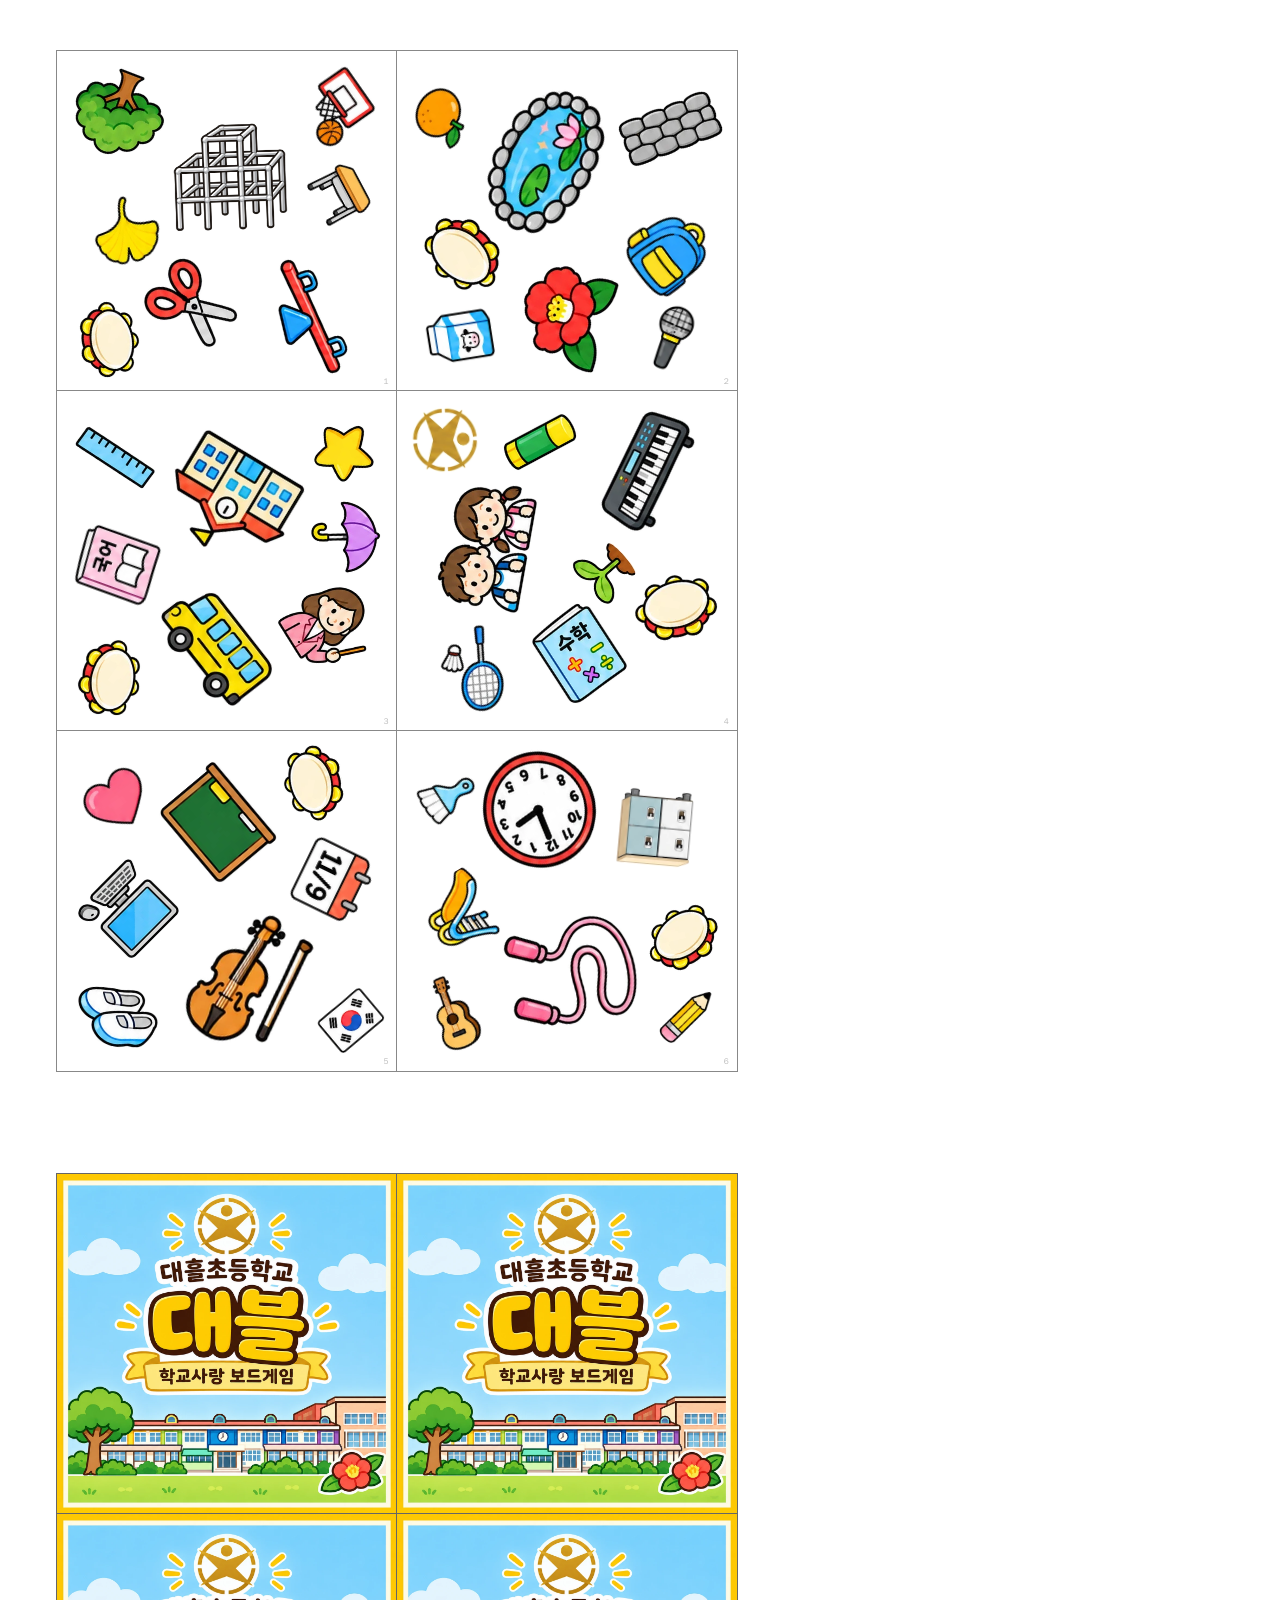
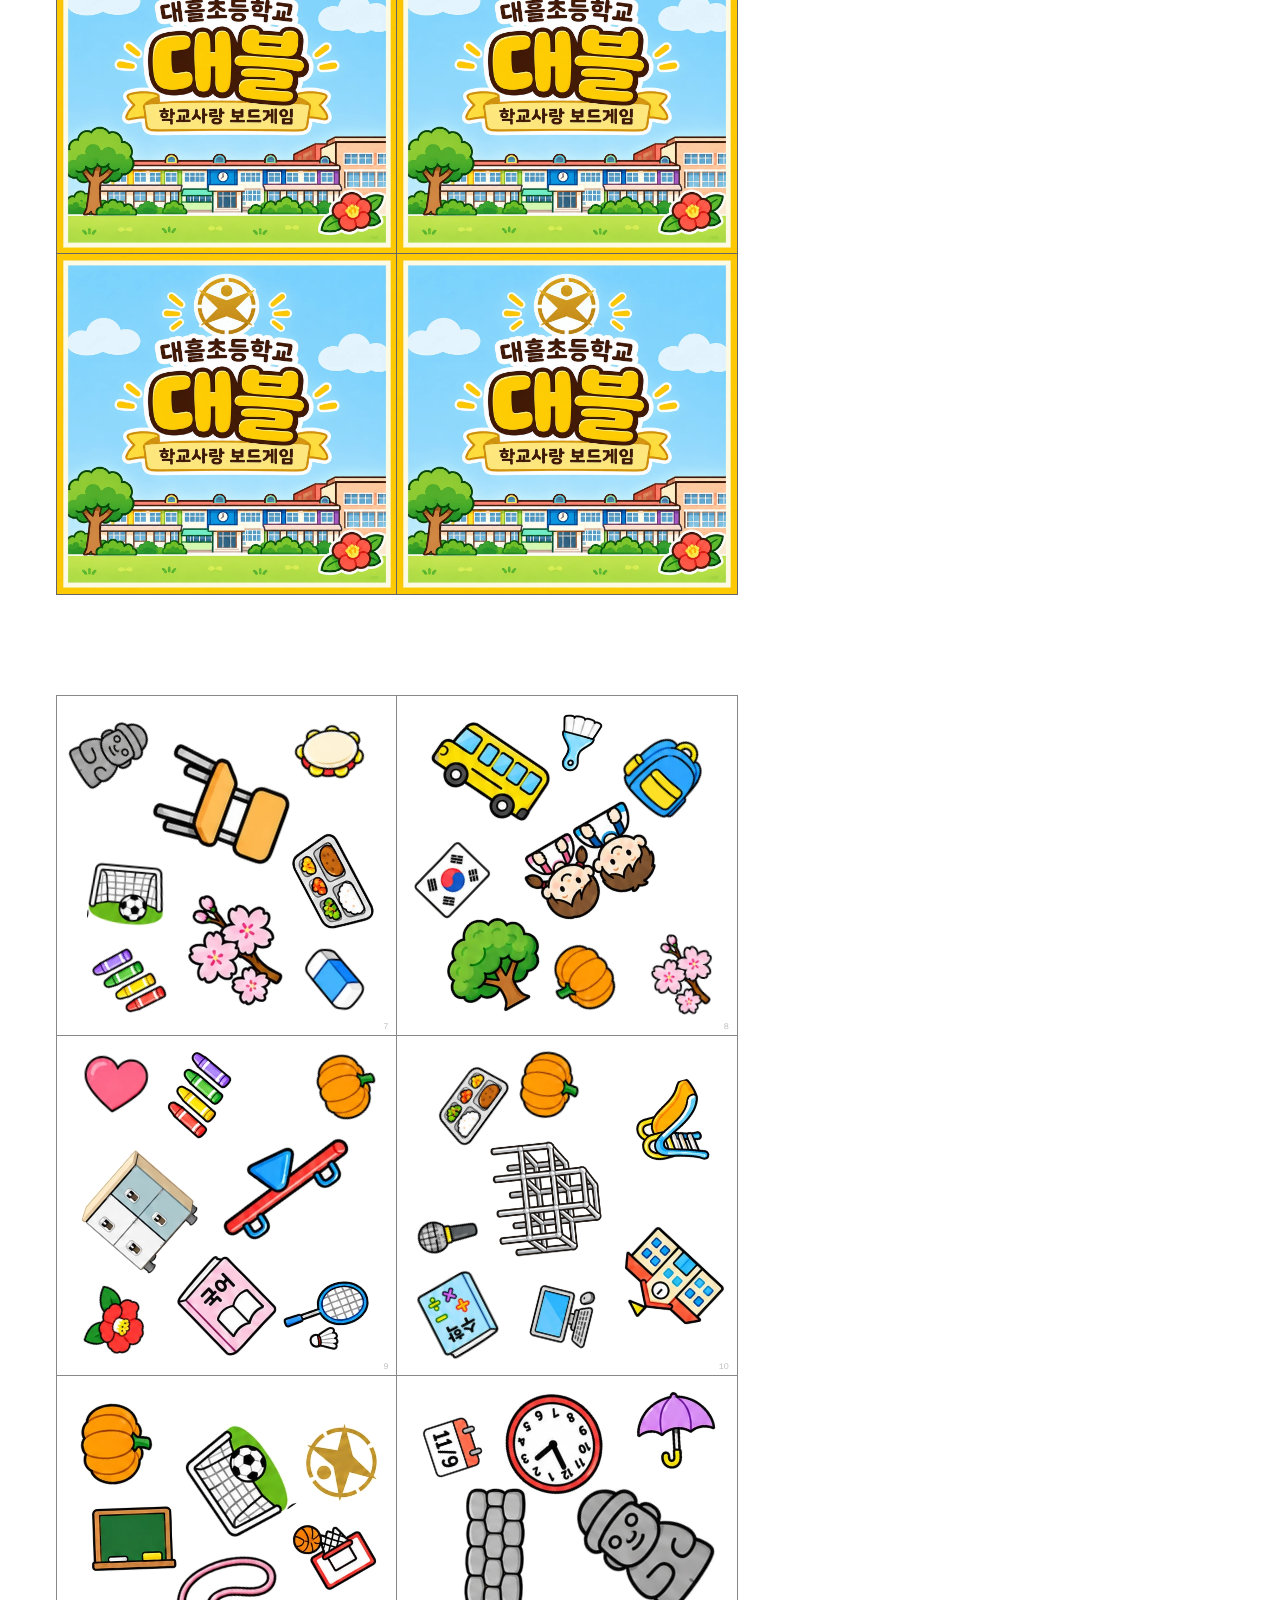
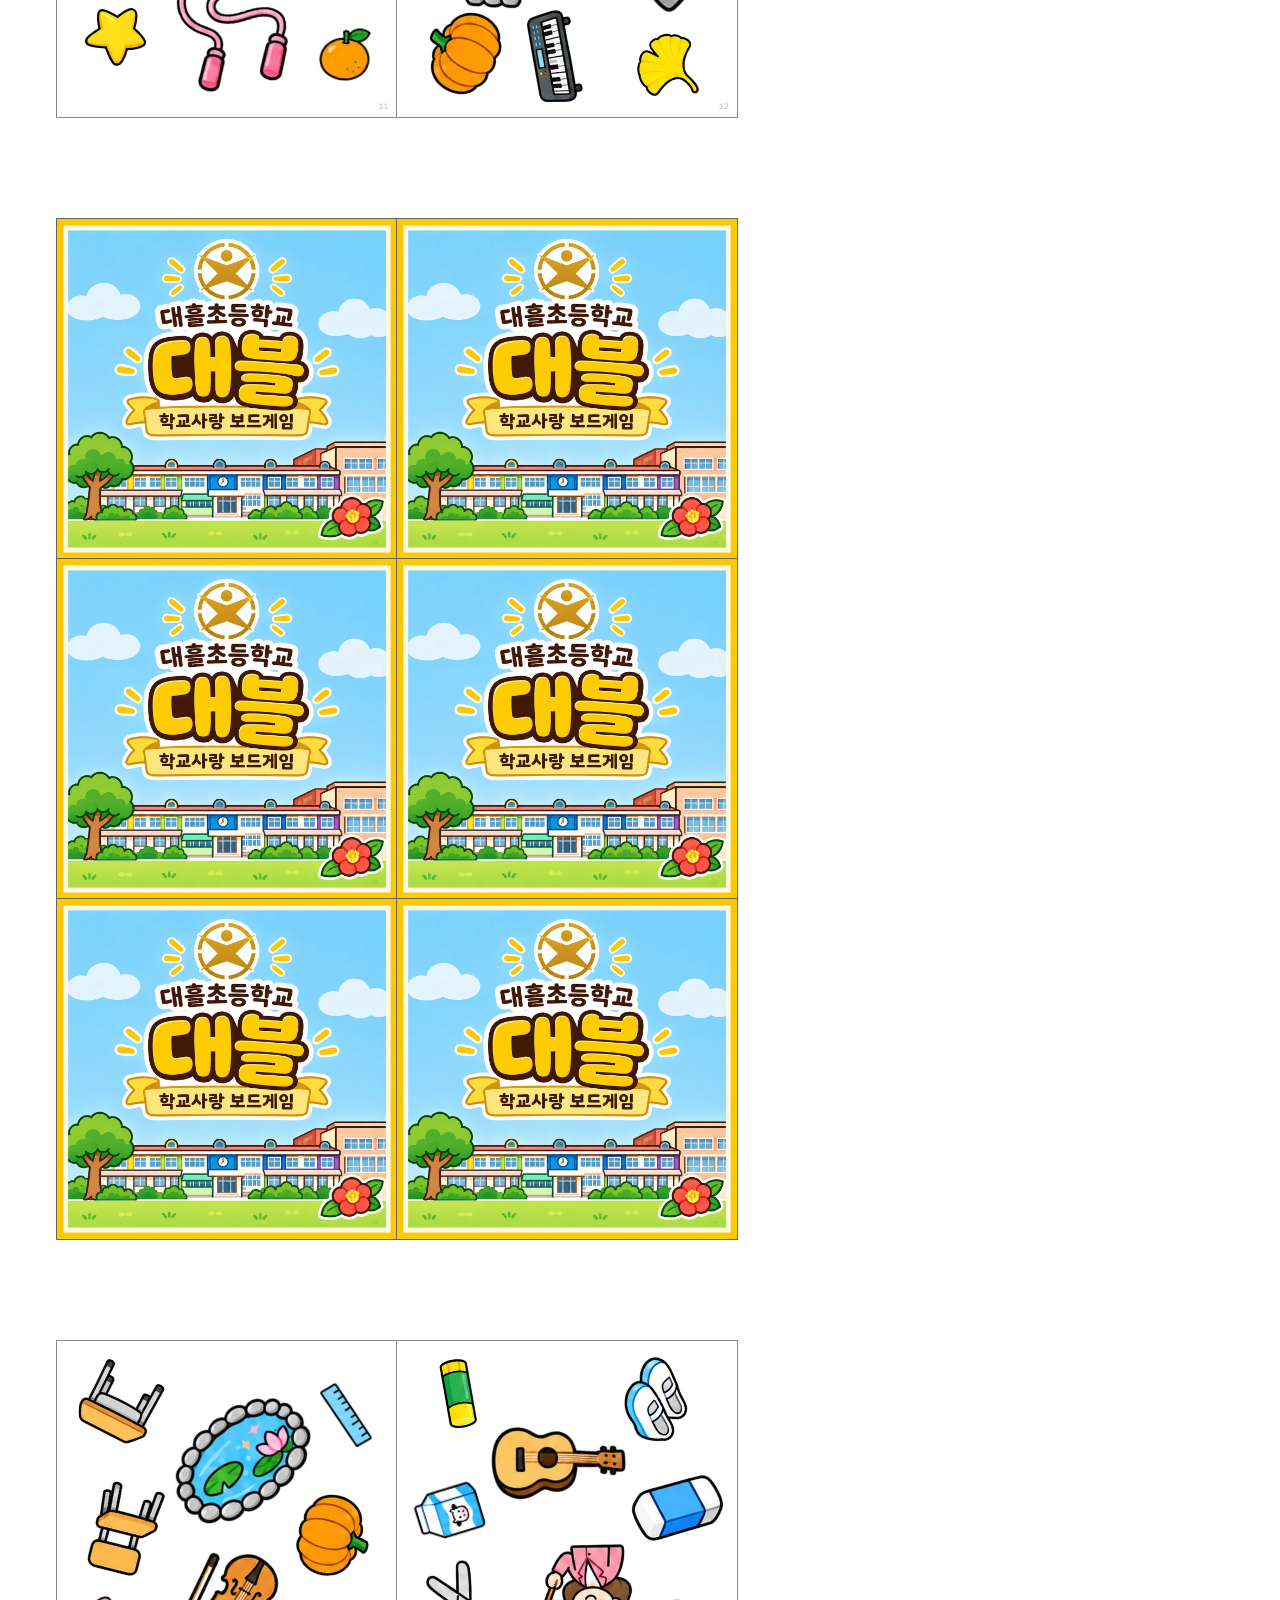
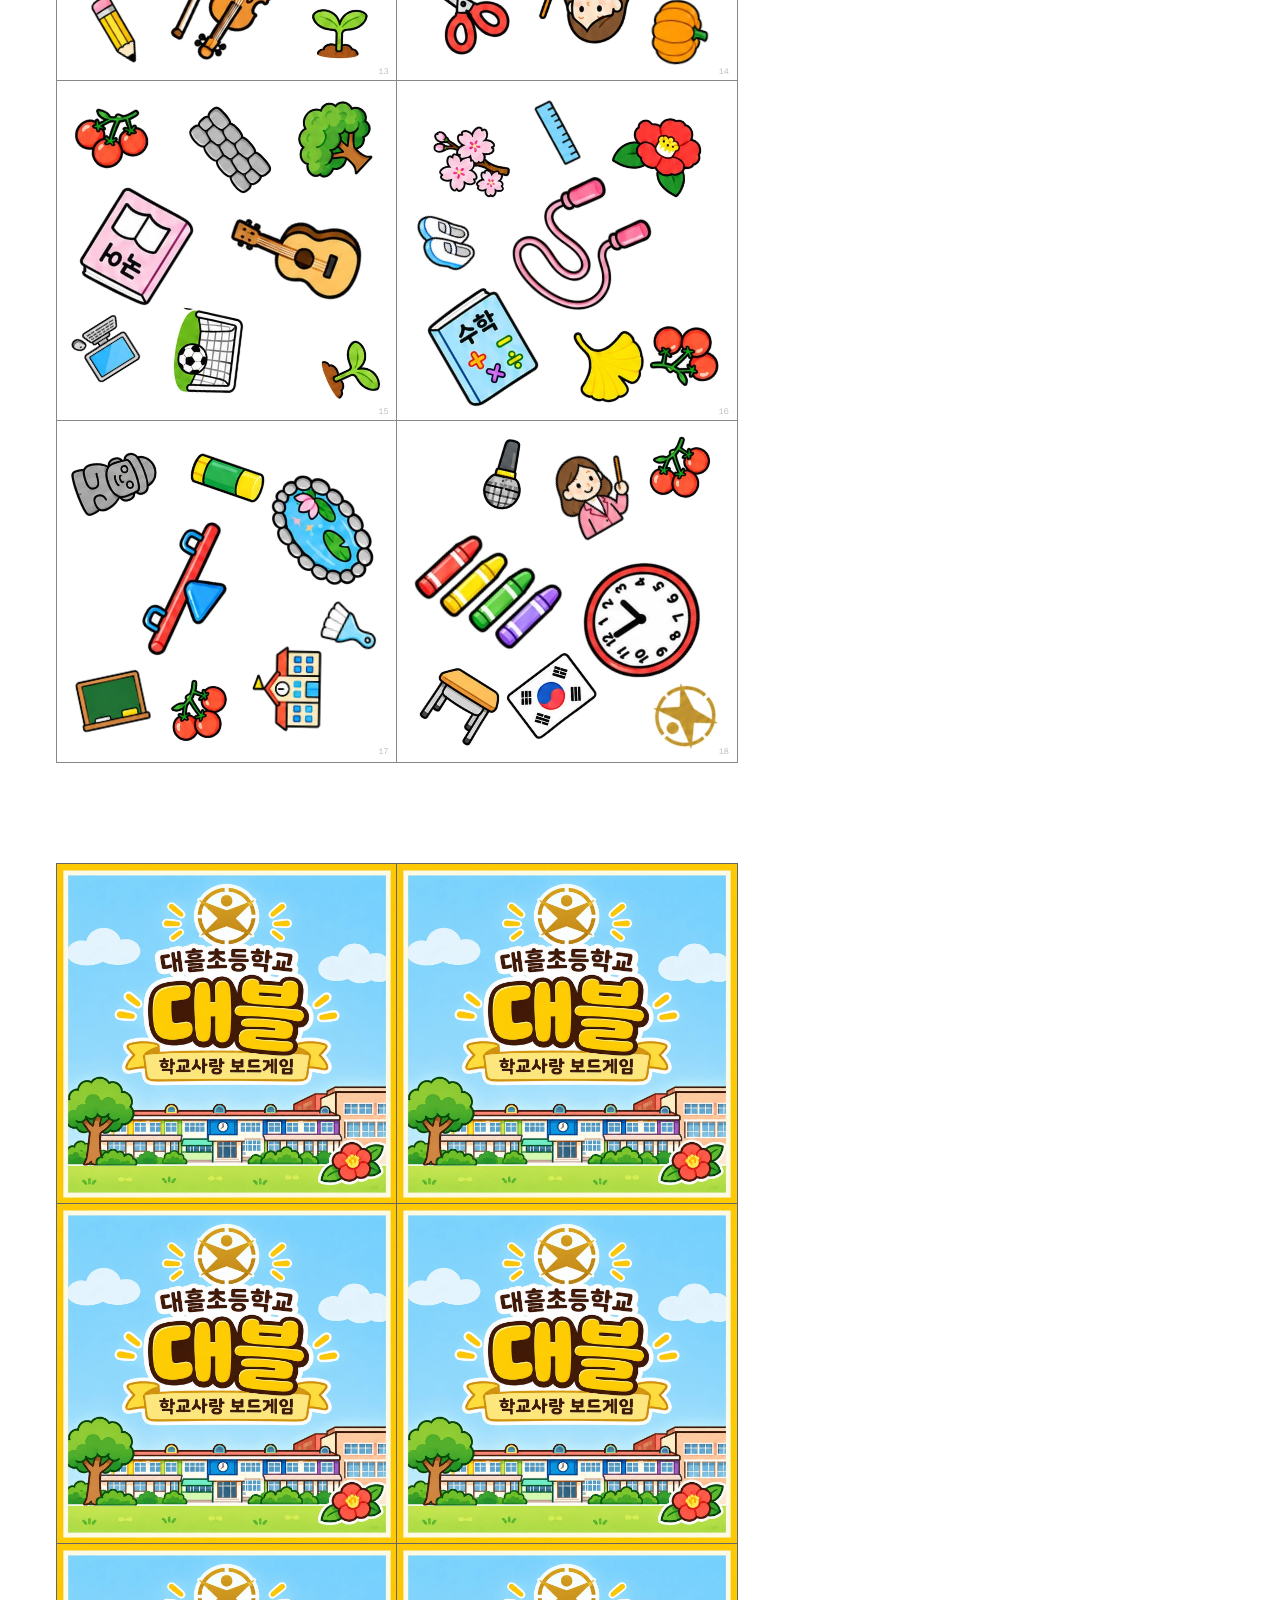
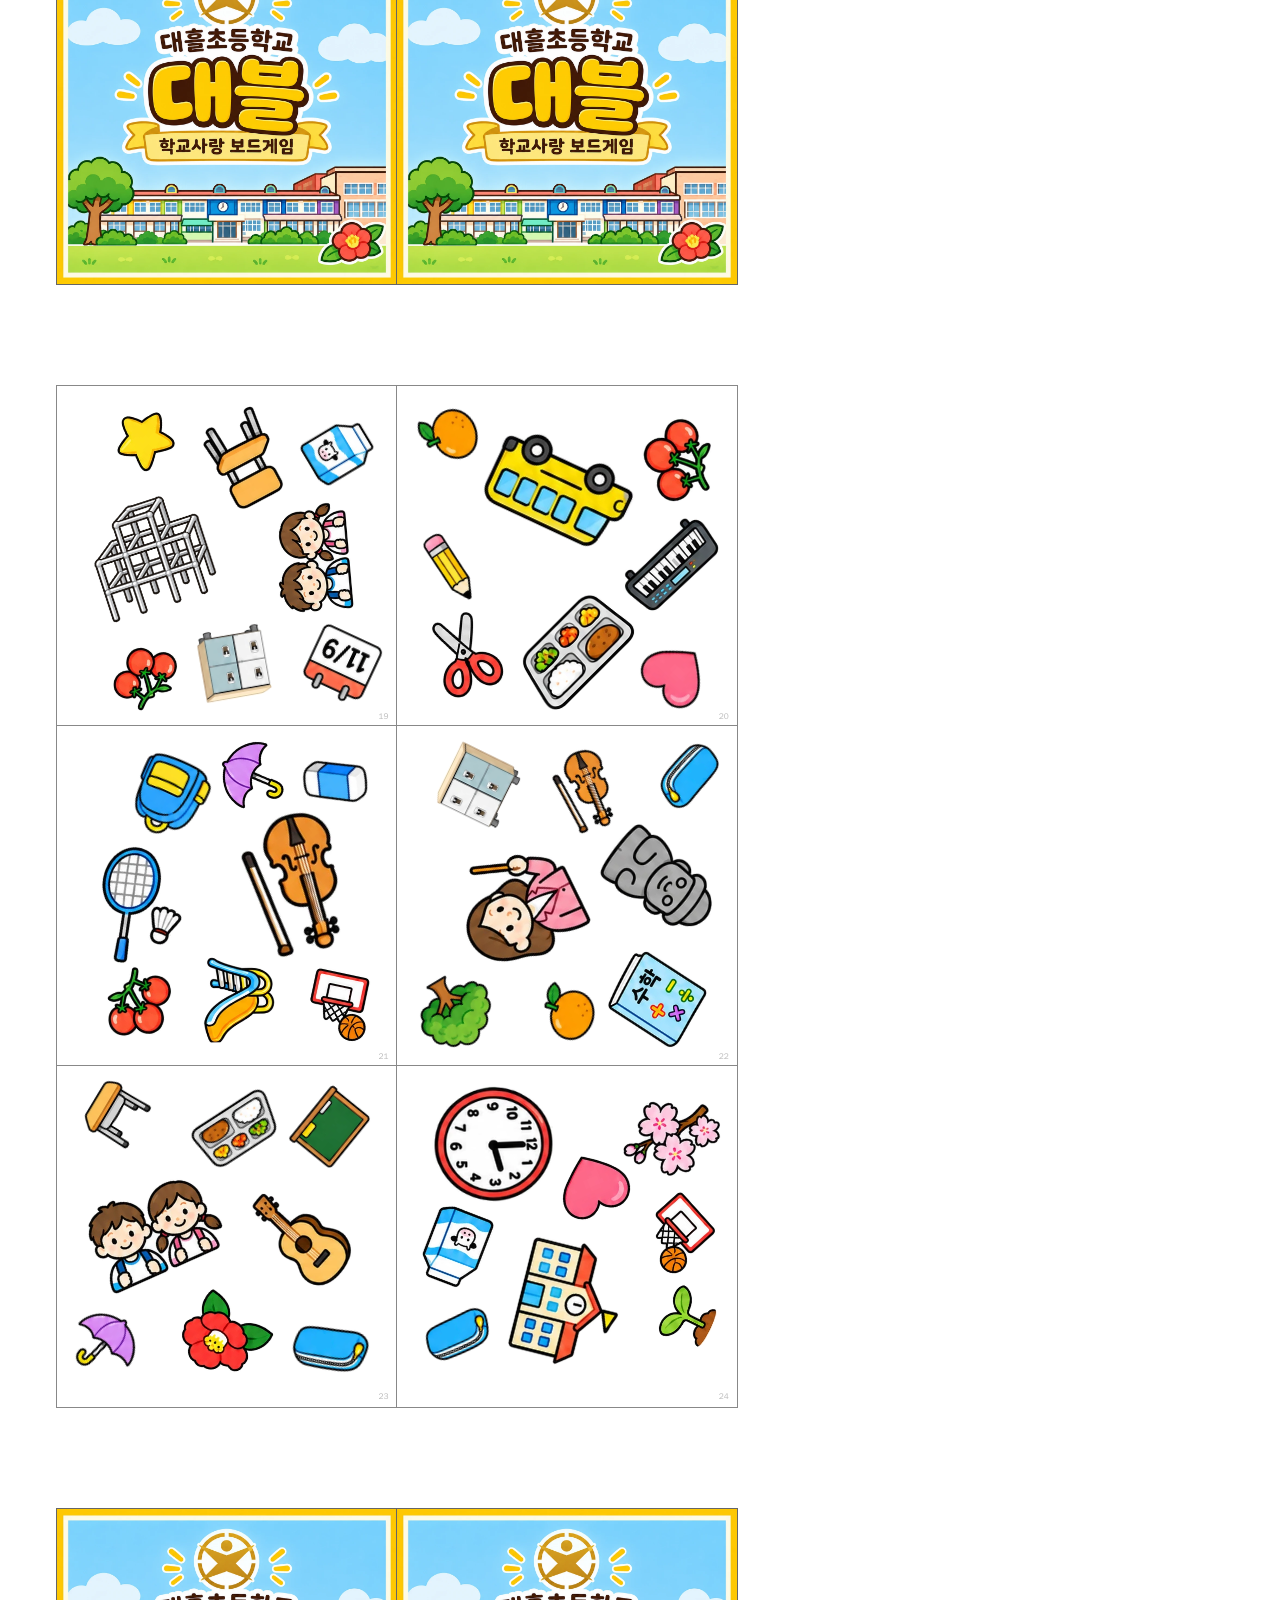
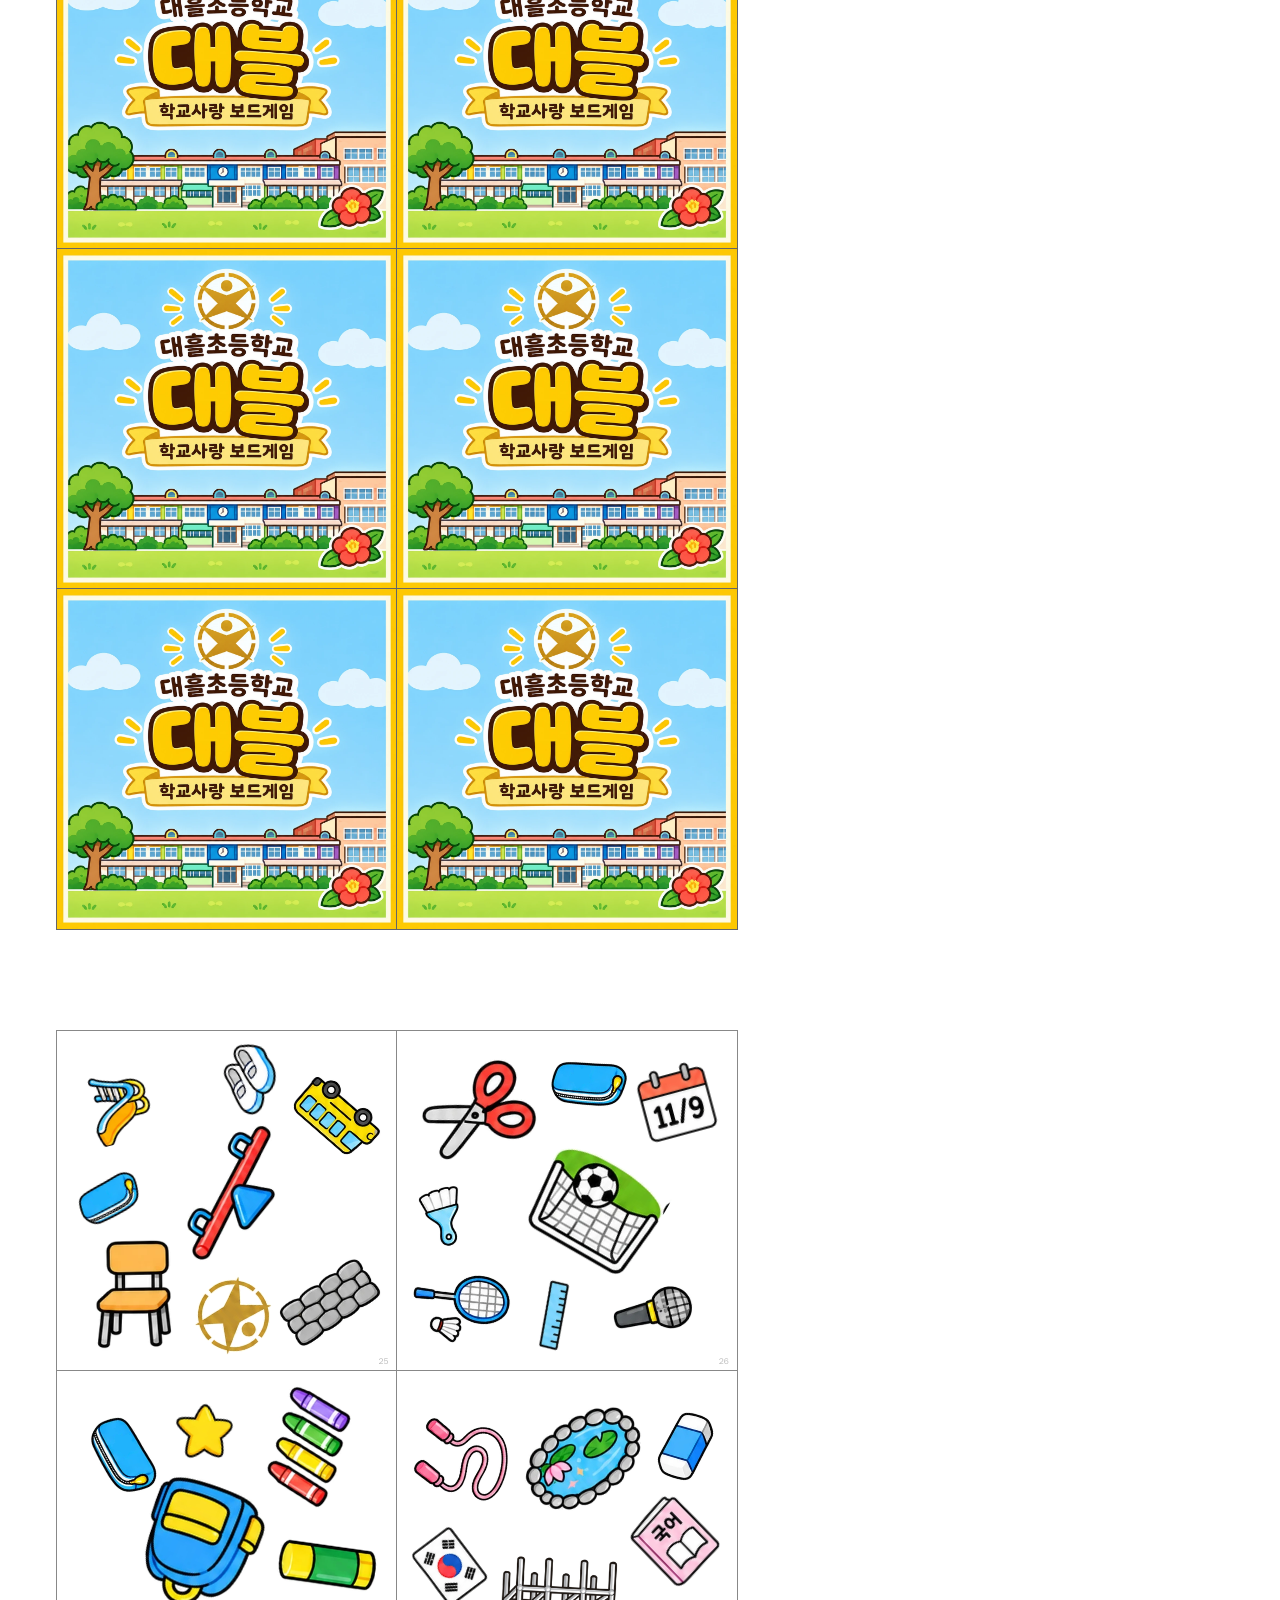
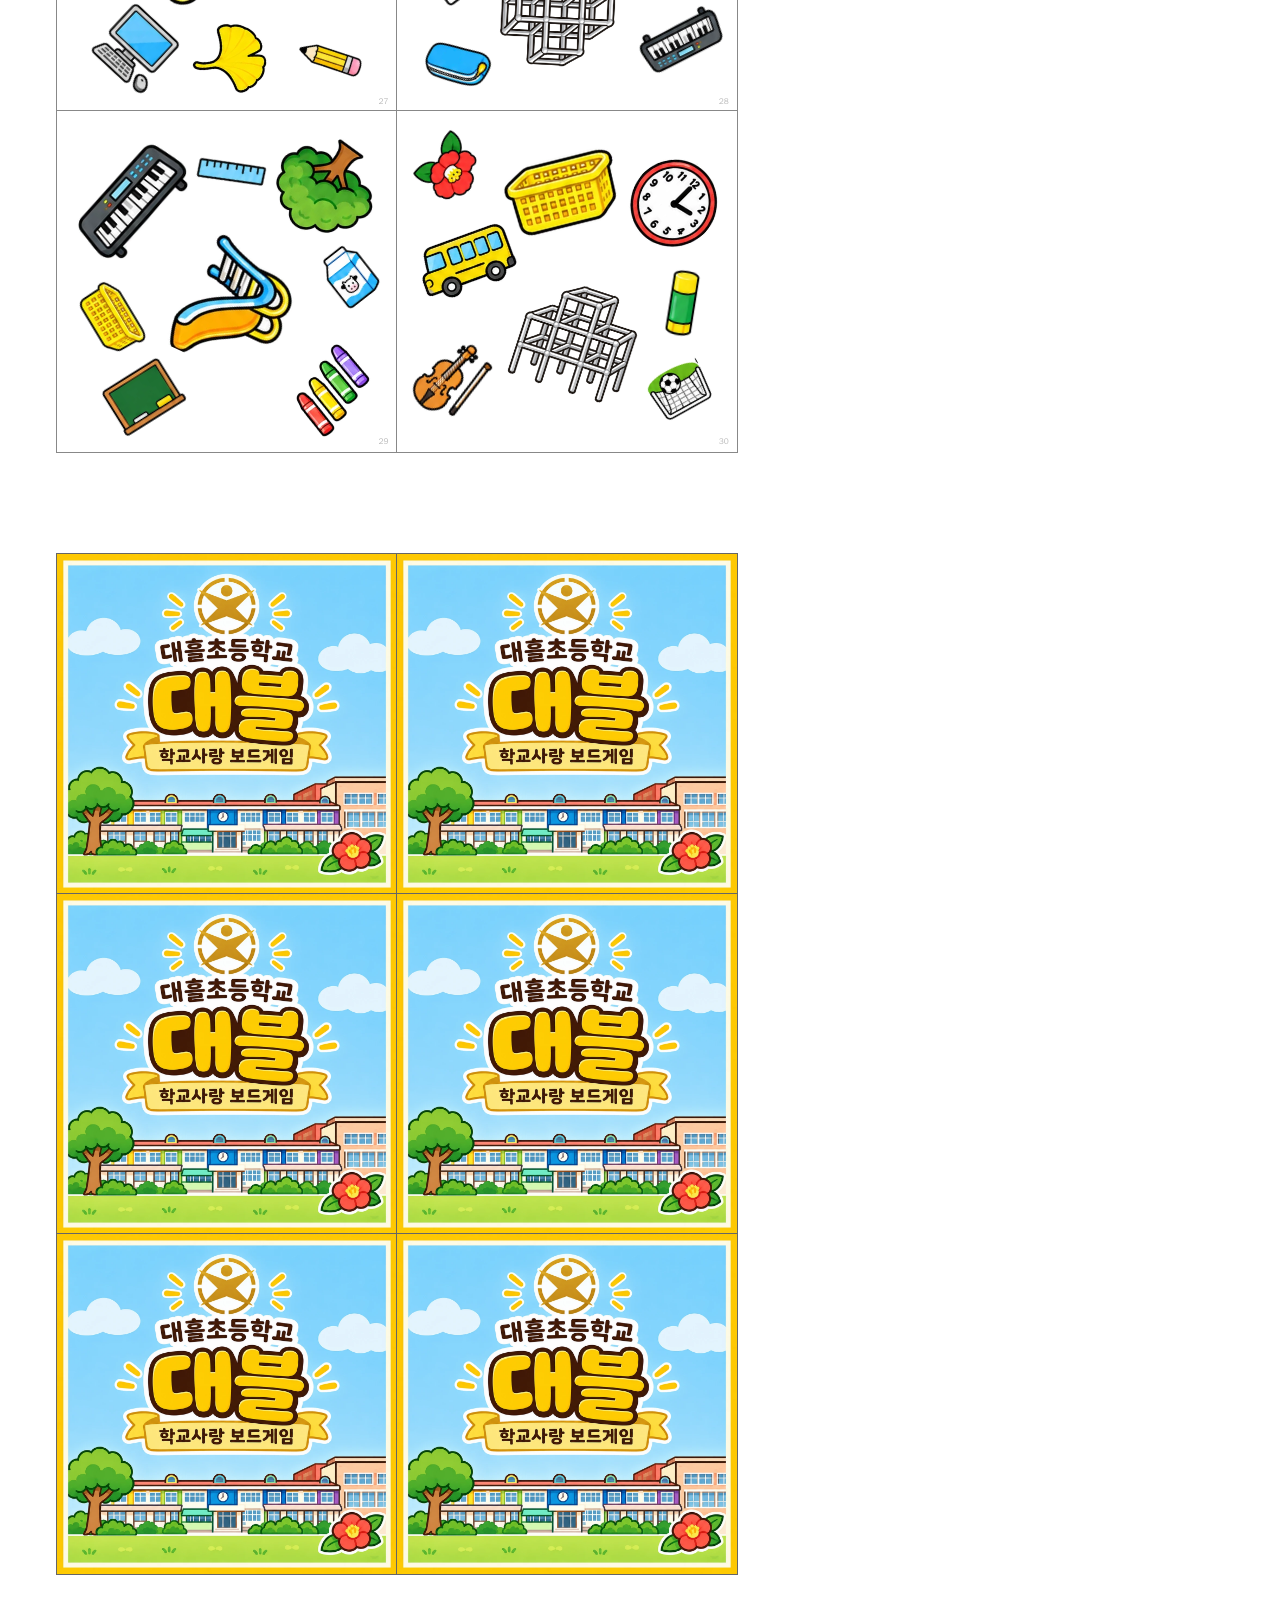
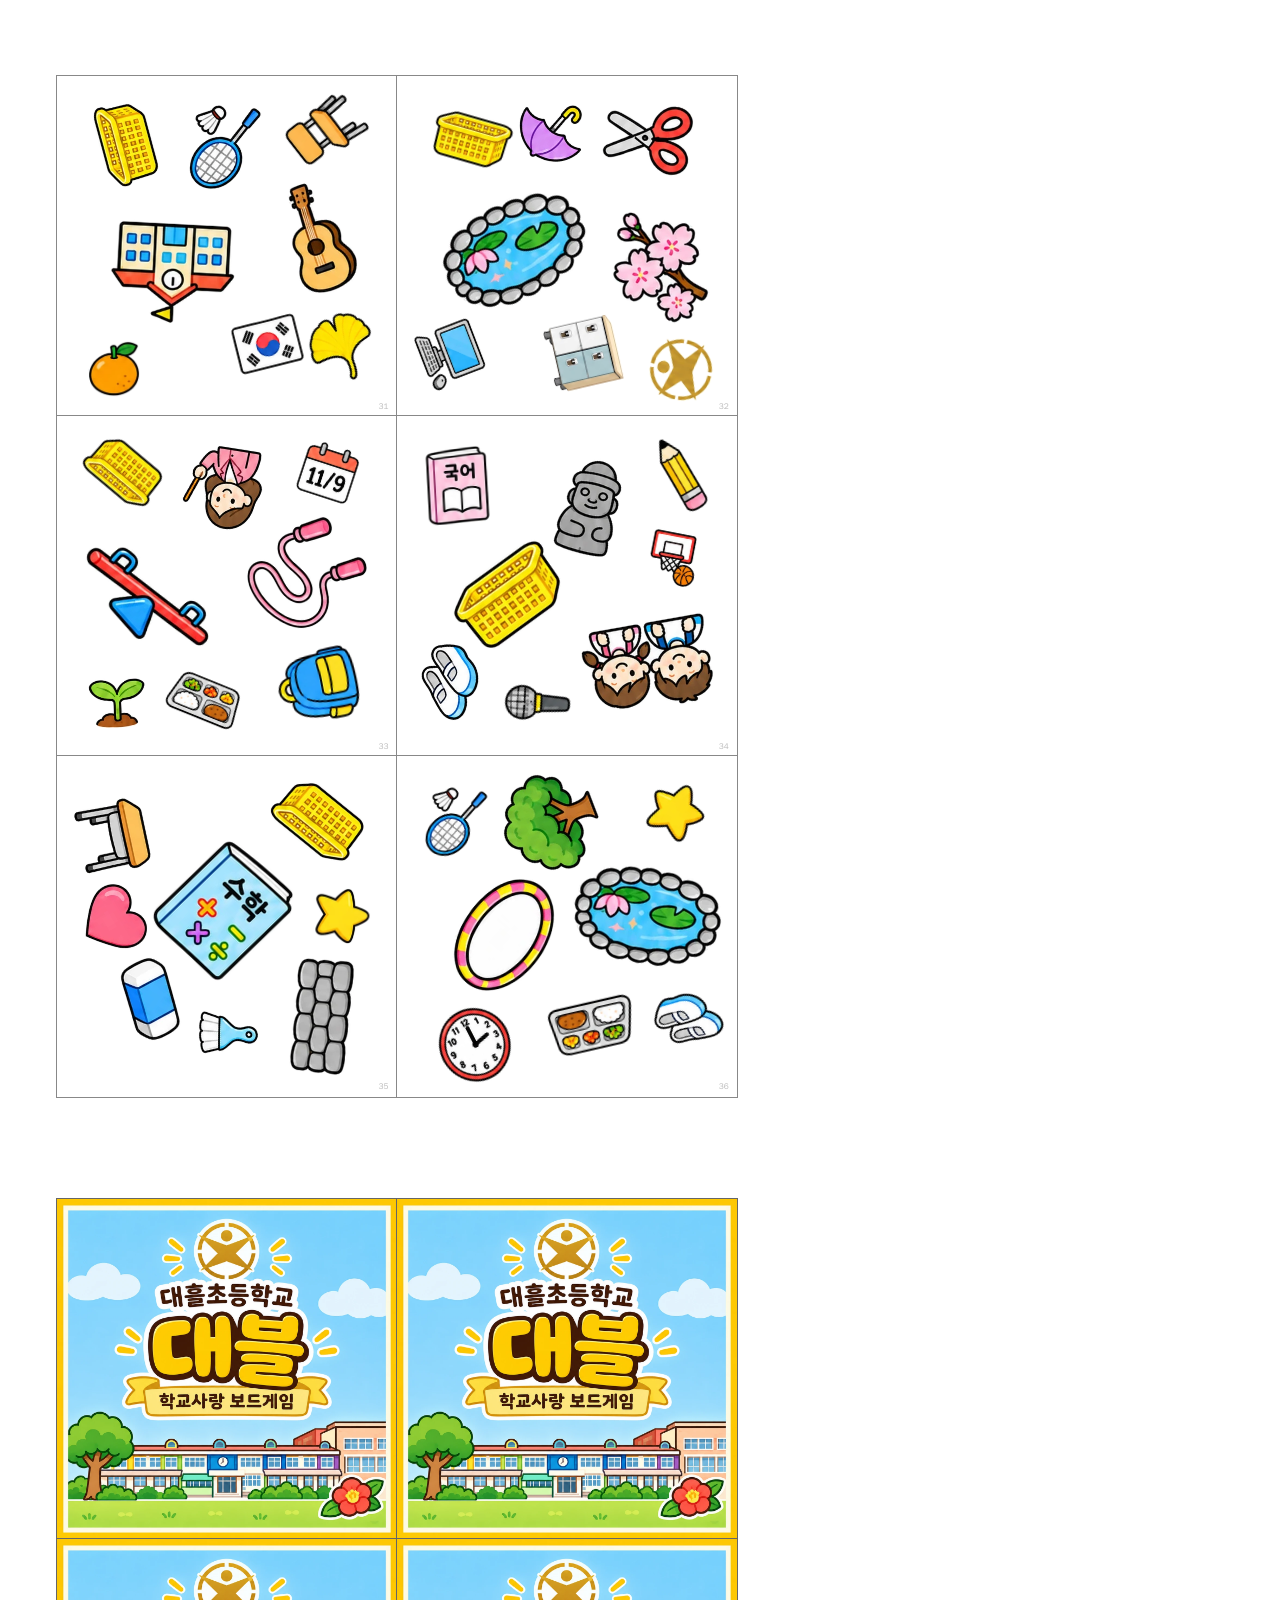
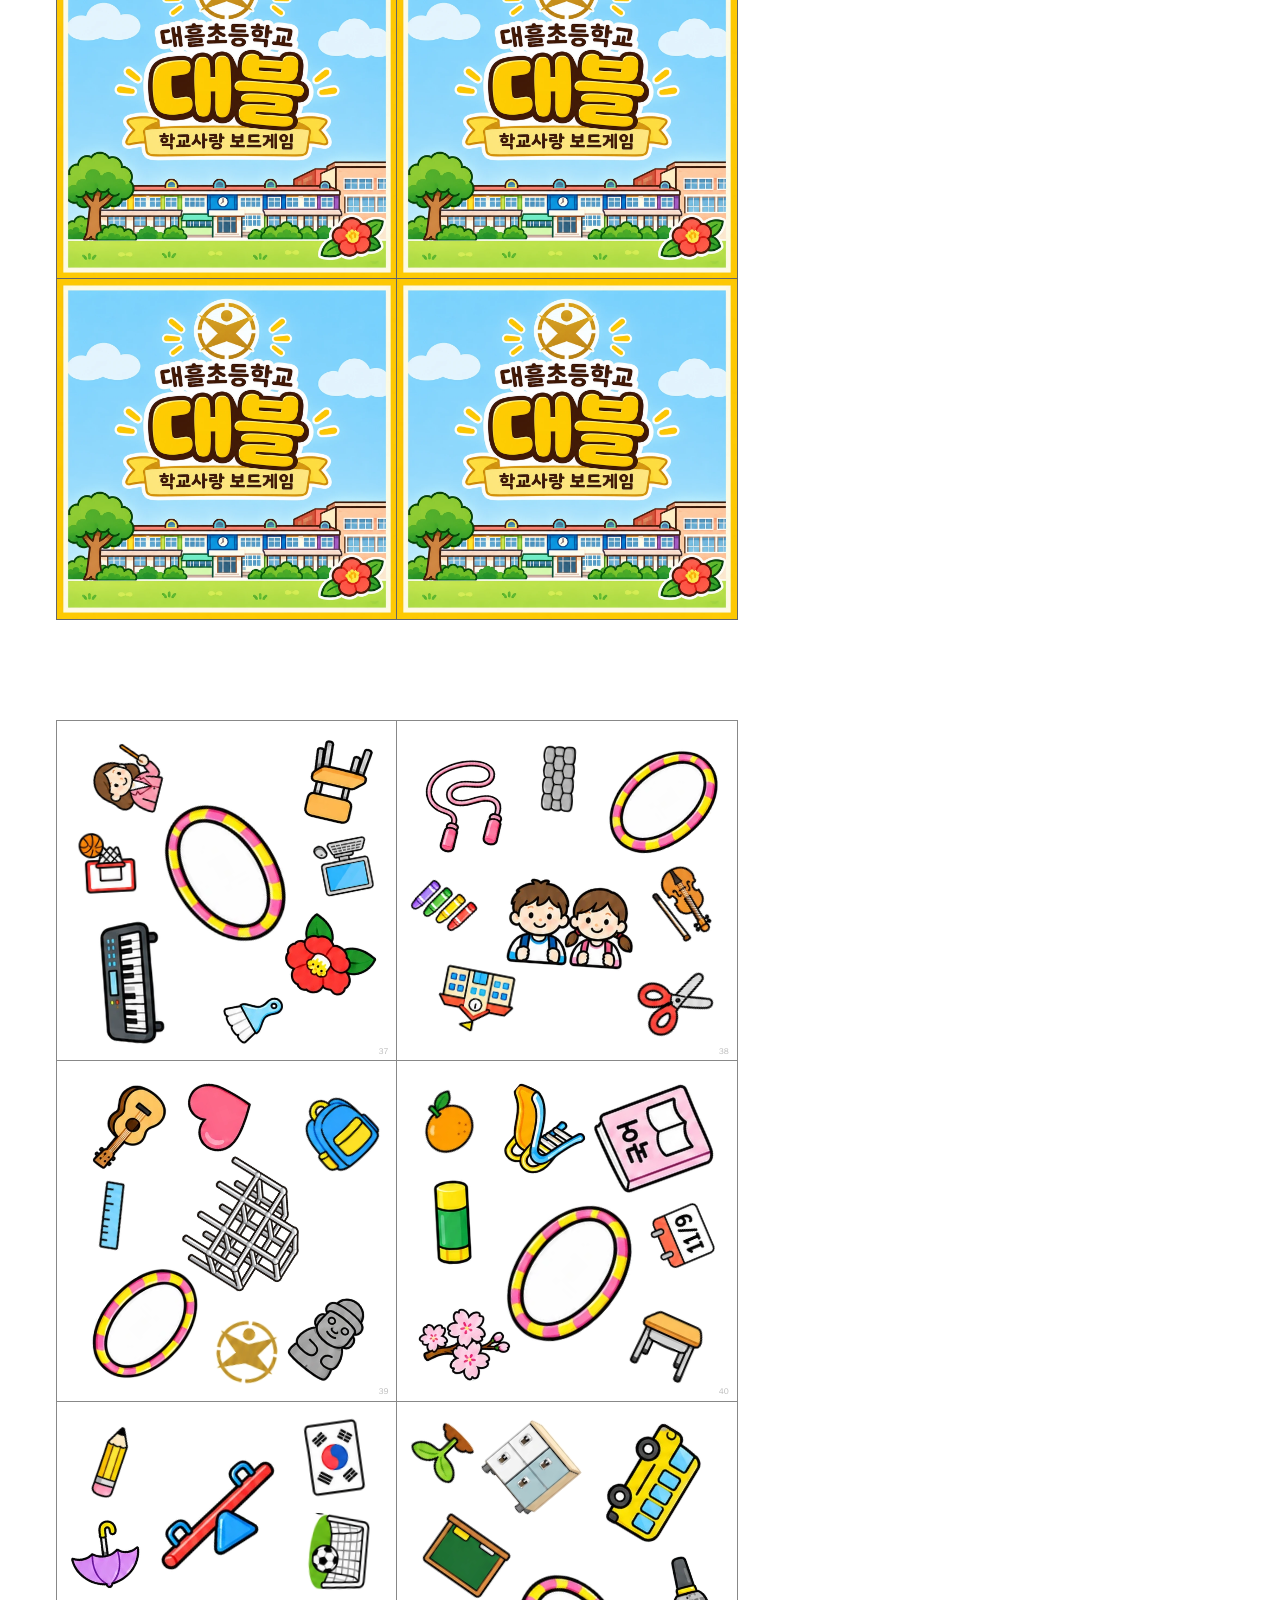
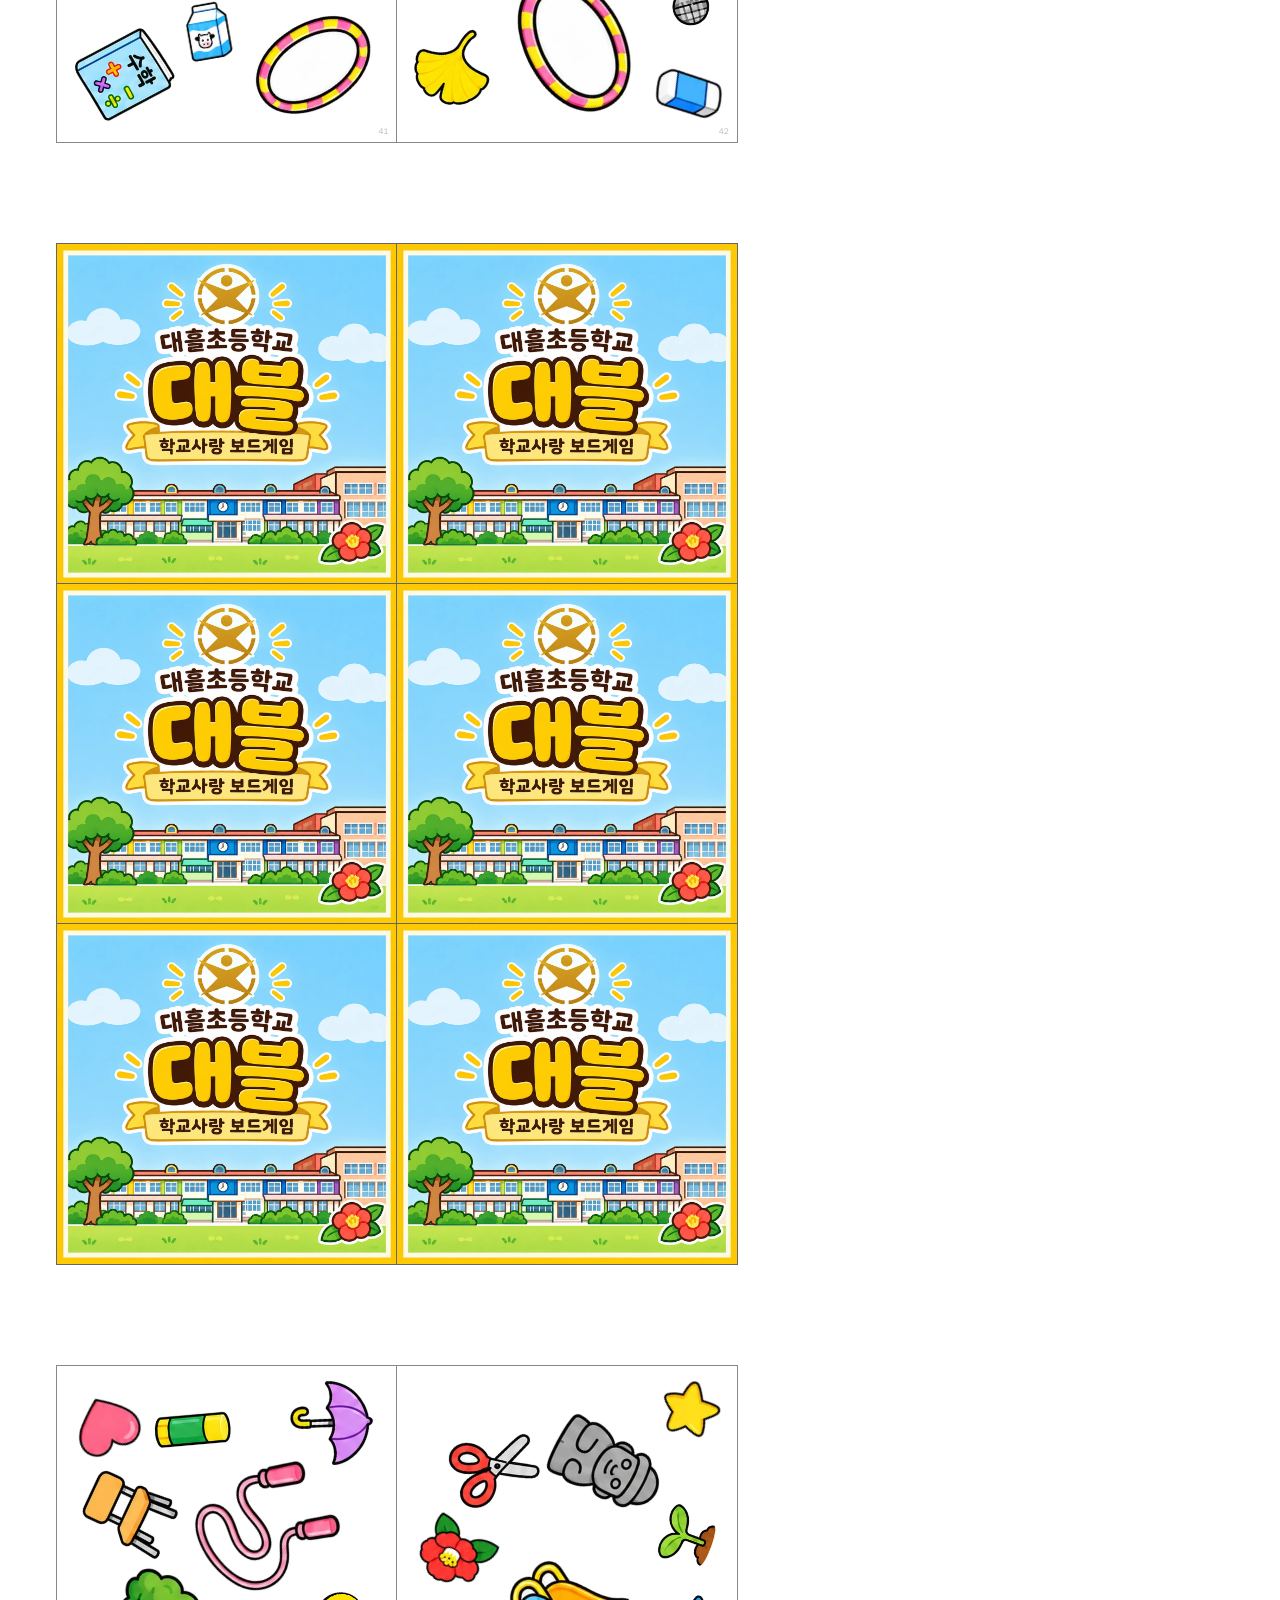
<file: dobble/print.html>
<!doctype html><html lang="ko"><head><meta charset="utf-8"><title>대블 카드 (양면)</title><style>
@page { size: A4; margin: 0; }
* { box-sizing: border-box; }
body { margin: 0; font-family: 'WenQuanYi Zen Hei', 'Noto Sans KR', sans-serif; background: #fff; }
.page { width: 210mm; height: 297mm; page-break-after: always; overflow: hidden; }
.cards { display: grid; grid-template-columns: repeat(2, 90.0mm); grid-auto-rows: 90.0mm;
  gap: 0; justify-content: center; align-content: center; }
.card { position: relative; width: 90.0mm; height: 90.0mm; outline: 0.25mm solid #888;
  background: #fff; }
.back { outline: 0.15mm solid #666; overflow: hidden; }
.back img { width: 100%; height: 100%; display: block; object-fit: cover; }
.blank { outline: none; background: none; }
.no { position: absolute; right: 2.2mm; bottom: 1.2mm; font-size: 2.2mm; color: #bbb; }
.it { position: absolute; }
.it img { width: 100%; height: 100%; object-fit: contain; display: block; }
@font-face { font-family: Jua; src: url(fonts/Jua-Regular.ttf); }
.guide { padding: 10mm 10mm; font-family: Jua, sans-serif; }
.guide h1 { margin: 0 0 1.5mm; font-size: 11mm; text-align: center; color: #c1121f; font-weight: normal; }
.guide p { margin: 0 0 5mm; font-size: 4.6mm; text-align: center; color: #444; }
.grid { display: grid; grid-template-columns: repeat(8, 1fr); gap: 3.2mm 1mm; }
.cell { text-align: center; }
.cell img { width: 21mm; height: 21mm; object-fit: contain; }
.nm { font-size: 5mm; line-height: 1.1; margin-top: 0.6mm; color: #222; }
</style></head><body><section class="page cards"><div class="card"><span class="no">1</span><div class="it" style="left:31.07mm;top:18.49mm;width:29.73mm;height:29.73mm;transform:rotate(358deg)"><img src="art/35.png" alt="정글짐"></div><div class="it" style="left:50.95mm;top:54.01mm;width:32.43mm;height:32.43mm;transform:rotate(78deg)"><img src="art/42.png" alt="시소"></div><div class="it" style="left:23.98mm;top:53.61mm;width:24.89mm;height:24.89mm;transform:rotate(119deg)"><img src="art/07.png" alt="가위"></div><div class="it" style="left:4.44mm;top:4.16mm;width:24.51mm;height:24.51mm;transform:rotate(201deg)"><img src="art/00.png" alt="조록나무"></div><div class="it" style="left:64.88mm;top:5.96mm;width:18.18mm;height:18.18mm;transform:rotate(55deg)"><img src="art/28.png" alt="농구"></div><div class="it" style="left:3.54mm;top:66.32mm;width:20.14mm;height:20.14mm;transform:rotate(104deg)"><img src="art/49.png" alt="탬버린"></div><div class="it" style="left:9.15mm;top:38.33mm;width:18.49mm;height:18.49mm;transform:rotate(159deg)"><img src="art/21.png" alt="은행잎"></div><div class="it" style="left:67.45mm;top:30.70mm;width:14.45mm;height:14.45mm;transform:rotate(62deg)"><img src="art/14.png" alt="책상"></div></div><div class="card"><span class="no">2</span><div class="it" style="left:18.82mm;top:9.08mm;width:40.47mm;height:40.47mm;transform:rotate(299deg)"><img src="art/22.png" alt="연못"></div><div class="it" style="left:31.16mm;top:56.97mm;width:26.37mm;height:26.37mm;transform:rotate(286deg)"><img src="art/01.png" alt="동백꽃"></div><div class="it" style="left:58.96mm;top:7.36mm;width:26.35mm;height:26.35mm;transform:rotate(339deg)"><img src="art/29.png" alt="돌담"></div><div class="it" style="left:61.47mm;top:42.11mm;width:21.74mm;height:21.74mm;transform:rotate(54deg)"><img src="art/08.png" alt="가방"></div><div class="it" style="left:6.78mm;top:42.43mm;width:22.28mm;height:22.28mm;transform:rotate(245deg)"><img src="art/49.png" alt="탬버린"></div><div class="it" style="left:7.73mm;top:66.79mm;width:17.79mm;height:17.79mm;transform:rotate(261deg)"><img src="art/15.png" alt="우유"></div><div class="it" style="left:64.64mm;top:66.96mm;width:17.54mm;height:17.54mm;transform:rotate(358deg)"><img src="art/43.png" alt="마이크"></div><div class="it" style="left:4.54mm;top:9.55mm;width:15.37mm;height:15.37mm;transform:rotate(123deg)"><img src="art/36.png" alt="귤"></div></div><div class="card"><span class="no">3</span><div class="it" style="left:28.78mm;top:12.50mm;width:34.09mm;height:34.09mm;transform:rotate(211deg)"><img src="art/02.png" alt="학교"></div><div class="it" style="left:25.49mm;top:51.58mm;width:32.16mm;height:32.16mm;transform:rotate(52deg)"><img src="art/16.png" alt="버스"></div><div class="it" style="left:61.03mm;top:51.08mm;width:22.66mm;height:22.66mm;transform:rotate(58deg)"><img src="art/23.png" alt="선생님"></div><div class="it" style="left:5.20mm;top:35.10mm;width:21.34mm;height:21.34mm;transform:rotate(290deg)"><img src="art/09.png" alt="국어"></div><div class="it" style="left:5.32mm;top:7.61mm;width:19.90mm;height:19.90mm;transform:rotate(78deg)"><img src="art/30.png" alt="자"></div><div class="it" style="left:3.43mm;top:65.65mm;width:20.68mm;height:20.68mm;transform:rotate(125deg)"><img src="art/49.png" alt="탬버린"></div><div class="it" style="left:66.77mm;top:28.76mm;width:19.57mm;height:19.57mm;transform:rotate(83deg)"><img src="art/37.png" alt="우산"></div><div class="it" style="left:67.45mm;top:8.33mm;width:15.61mm;height:15.61mm;transform:rotate(251deg)"><img src="art/44.png" alt="별"></div></div><div class="card"><span class="no">4</span><div class="it" style="left:6.54mm;top:23.57mm;width:34.14mm;height:34.14mm;transform:rotate(280deg)"><img src="art/24.png" alt="학생"></div><div class="it" style="left:50.21mm;top:4.93mm;width:32.56mm;height:32.56mm;transform:rotate(296deg)"><img src="art/45.png" alt="피아노"></div><div class="it" style="left:36.62mm;top:57.69mm;width:22.98mm;height:22.98mm;transform:rotate(327deg)"><img src="art/10.png" alt="수학"></div><div class="it" style="left:11.73mm;top:63.70mm;width:20.36mm;height:20.36mm;transform:rotate(143deg)"><img src="art/17.png" alt="배드민턴"></div><div class="it" style="left:63.00mm;top:46.55mm;width:21.87mm;height:21.87mm;transform:rotate(8deg)"><img src="art/49.png" alt="탬버린"></div><div class="it" style="left:27.53mm;top:3.42mm;width:20.24mm;height:20.24mm;transform:rotate(62deg)"><img src="art/31.png" alt="딱풀"></div><div class="it" style="left:3.95mm;top:4.07mm;width:17.45mm;height:17.45mm;transform:rotate(87deg)"><img src="art/03.png" alt="교표"></div><div class="it" style="left:47.74mm;top:39.90mm;width:15.08mm;height:15.08mm;transform:rotate(229deg)"><img src="art/38.png" alt="새싹"></div></div><div class="card"><span class="no">5</span><div class="it" style="left:32.13mm;top:46.85mm;width:37.20mm;height:37.20mm;transform:rotate(13deg)"><img src="art/46.png" alt="바이올린"></div><div class="it" style="left:28.61mm;top:10.57mm;width:27.52mm;height:27.52mm;transform:rotate(230deg)"><img src="art/11.png" alt="칠판"></div><div class="it" style="left:8.37mm;top:36.99mm;width:20.77mm;height:20.77mm;transform:rotate(135deg)"><img src="art/18.png" alt="컴퓨터"></div><div class="it" style="left:63.77mm;top:30.13mm;width:18.70mm;height:18.70mm;transform:rotate(116deg)"><img src="art/04.png" alt="개교기념일"></div><div class="it" style="left:4.80mm;top:63.76mm;width:22.17mm;height:22.17mm;transform:rotate(46deg)"><img src="art/39.png" alt="실내화"></div><div class="it" style="left:58.42mm;top:3.64mm;width:20.04mm;height:20.04mm;transform:rotate(279deg)"><img src="art/49.png" alt="탬버린"></div><div class="it" style="left:7.58mm;top:9.92mm;width:17.15mm;height:17.15mm;transform:rotate(326deg)"><img src="art/25.png" alt="학교사랑"></div><div class="it" style="left:70.25mm;top:68.98mm;width:15.27mm;height:15.27mm;transform:rotate(320deg)"><img src="art/32.png" alt="태극기"></div></div><div class="card"><span class="no">6</span><div class="it" style="left:28.86mm;top:46.11mm;width:34.71mm;height:34.71mm;transform:rotate(80deg)"><img src="art/19.png" alt="줄넘기"></div><div class="it" style="left:21.50mm;top:4.50mm;width:32.48mm;height:32.48mm;transform:rotate(158deg)"><img src="art/12.png" alt="시계"></div><div class="it" style="left:58.16mm;top:15.19mm;width:20.24mm;height:20.24mm;transform:rotate(185deg)"><img src="art/33.png" alt="사물함"></div><div class="it" style="left:6.52mm;top:38.37mm;width:19.73mm;height:19.73mm;transform:rotate(240deg)"><img src="art/26.png" alt="미끄럼틀"></div><div class="it" style="left:5.33mm;top:66.18mm;width:18.72mm;height:18.72mm;transform:rotate(300deg)"><img src="art/47.png" alt="기타"></div><div class="it" style="left:66.05mm;top:44.98mm;width:19.92mm;height:19.92mm;transform:rotate(347deg)"><img src="art/49.png" alt="탬버린"></div><div class="it" style="left:69.09mm;top:68.48mm;width:14.44mm;height:14.44mm;transform:rotate(184deg)"><img src="art/05.png" alt="연필"></div><div class="it" style="left:4.51mm;top:8.42mm;width:15.74mm;height:15.74mm;transform:rotate(41deg)"><img src="art/40.png" alt="빗자루"></div></div></section><section class="page cards"><div class="card back"><img src="art/back.webp" alt="대블"></div><div class="card back"><img src="art/back.webp" alt="대블"></div><div class="card back"><img src="art/back.webp" alt="대블"></div><div class="card back"><img src="art/back.webp" alt="대블"></div><div class="card back"><img src="art/back.webp" alt="대블"></div><div class="card back"><img src="art/back.webp" alt="대블"></div></section><section class="page cards"><div class="card"><span class="no">7</span><div class="it" style="left:25.93mm;top:11.41mm;width:35.02mm;height:35.02mm;transform:rotate(110deg)"><img src="art/13.png" alt="의자"></div><div class="it" style="left:31.46mm;top:51.80mm;width:30.68mm;height:30.68mm;transform:rotate(265deg)"><img src="art/48.png" alt="벚꽃"></div><div class="it" style="left:59.76mm;top:37.31mm;width:25.62mm;height:25.62mm;transform:rotate(242deg)"><img src="art/34.png" alt="급식"></div><div class="it" style="left:8.54mm;top:42.50mm;width:20.08mm;height:20.08mm;transform:rotate(5deg)"><img src="art/27.png" alt="축구"></div><div class="it" style="left:3.65mm;top:3.78mm;width:21.86mm;height:21.86mm;transform:rotate(59deg)"><img src="art/20.png" alt="돌하르방"></div><div class="it" style="left:9.73mm;top:65.87mm;width:19.41mm;height:19.41mm;transform:rotate(226deg)"><img src="art/41.png" alt="크레파스"></div><div class="it" style="left:63.08mm;top:5.89mm;width:18.48mm;height:18.48mm;transform:rotate(19deg)"><img src="art/49.png" alt="탬버린"></div><div class="it" style="left:65.30mm;top:66.71mm;width:16.74mm;height:16.74mm;transform:rotate(276deg)"><img src="art/06.png" alt="지우개"></div></div><div class="card"><span class="no">8</span><div class="it" style="left:34.27mm;top:28.46mm;width:34.21mm;height:34.21mm;transform:rotate(150deg)"><img src="art/24.png" alt="학생"></div><div class="it" style="left:8.87mm;top:4.55mm;width:31.23mm;height:31.23mm;transform:rotate(34deg)"><img src="art/16.png" alt="버스"></div><div class="it" style="left:11.95mm;top:57.47mm;width:27.26mm;height:27.26mm;transform:rotate(331deg)"><img src="art/00.png" alt="조록나무"></div><div class="it" style="left:60.76mm;top:9.59mm;width:21.38mm;height:21.38mm;transform:rotate(45deg)"><img src="art/08.png" alt="가방"></div><div class="it" style="left:65.23mm;top:63.51mm;width:20.78mm;height:20.78mm;transform:rotate(278deg)"><img src="art/48.png" alt="벚꽃"></div><div class="it" style="left:5.84mm;top:39.95mm;width:17.72mm;height:17.72mm;transform:rotate(314deg)"><img src="art/32.png" alt="태극기"></div><div class="it" style="left:39.78mm;top:65.62mm;width:18.55mm;height:18.55mm;transform:rotate(230deg)"><img src="art/50.png" alt="호박"></div><div class="it" style="left:41.10mm;top:4.38mm;width:15.87mm;height:15.87mm;transform:rotate(179deg)"><img src="art/40.png" alt="빗자루"></div></div><div class="card"><span class="no">9</span><div class="it" style="left:40.89mm;top:19.95mm;width:39.66mm;height:39.66mm;transform:rotate(156deg)"><img src="art/42.png" alt="시소"></div><div class="it" style="left:9.74mm;top:34.39mm;width:25.16mm;height:25.16mm;transform:rotate(311deg)"><img src="art/33.png" alt="사물함"></div><div class="it" style="left:32.91mm;top:59.15mm;width:23.61mm;height:23.61mm;transform:rotate(316deg)"><img src="art/09.png" alt="국어"></div><div class="it" style="left:61.50mm;top:62.21mm;width:20.84mm;height:20.84mm;transform:rotate(37deg)"><img src="art/17.png" alt="배드민턴"></div><div class="it" style="left:26.90mm;top:4.90mm;width:21.37mm;height:21.37mm;transform:rotate(294deg)"><img src="art/41.png" alt="크레파스"></div><div class="it" style="left:7.98mm;top:67.48mm;width:16.65mm;height:16.65mm;transform:rotate(109deg)"><img src="art/01.png" alt="동백꽃"></div><div class="it" style="left:6.68mm;top:4.18mm;width:17.56mm;height:17.56mm;transform:rotate(7deg)"><img src="art/25.png" alt="학교사랑"></div><div class="it" style="left:67.91mm;top:4.11mm;width:18.00mm;height:18.00mm;transform:rotate(67deg)"><img src="art/50.png" alt="호박"></div></div><div class="card"><span class="no">10</span><div class="it" style="left:25.10mm;top:28.03mm;width:29.31mm;height:29.31mm;transform:rotate(84deg)"><img src="art/35.png" alt="정글짐"></div><div class="it" style="left:56.80mm;top:52.57mm;width:27.27mm;height:27.27mm;transform:rotate(223deg)"><img src="art/02.png" alt="학교"></div><div class="it" style="left:61.54mm;top:12.89mm;width:21.93mm;height:21.93mm;transform:rotate(255deg)"><img src="art/26.png" alt="미끄럼틀"></div><div class="it" style="left:6.24mm;top:63.80mm;width:20.40mm;height:20.40mm;transform:rotate(153deg)"><img src="art/10.png" alt="수학"></div><div class="it" style="left:9.31mm;top:7.62mm;width:20.69mm;height:20.69mm;transform:rotate(306deg)"><img src="art/34.png" alt="급식"></div><div class="it" style="left:36.24mm;top:65.87mm;width:15.60mm;height:15.60mm;transform:rotate(284deg)"><img src="art/18.png" alt="컴퓨터"></div><div class="it" style="left:31.33mm;top:3.99mm;width:18.33mm;height:18.33mm;transform:rotate(99deg)"><img src="art/50.png" alt="호박"></div><div class="it" style="left:4.75mm;top:43.99mm;width:16.20mm;height:16.20mm;transform:rotate(234deg)"><img src="art/43.png" alt="마이크"></div></div><div class="card"><span class="no">11</span><div class="it" style="left:29.16mm;top:47.62mm;width:35.08mm;height:35.08mm;transform:rotate(349deg)"><img src="art/19.png" alt="줄넘기"></div><div class="it" style="left:34.98mm;top:14.22mm;width:26.77mm;height:26.77mm;transform:rotate(236deg)"><img src="art/27.png" alt="축구"></div><div class="it" style="left:8.85mm;top:31.78mm;width:22.91mm;height:22.91mm;transform:rotate(358deg)"><img src="art/11.png" alt="칠판"></div><div class="it" style="left:63.38mm;top:35.55mm;width:19.69mm;height:19.69mm;transform:rotate(150deg)"><img src="art/28.png" alt="농구"></div><div class="it" style="left:4.55mm;top:6.69mm;width:22.32mm;height:22.32mm;transform:rotate(84deg)"><img src="art/50.png" alt="호박"></div><div class="it" style="left:65.77mm;top:13.10mm;width:19.29mm;height:19.29mm;transform:rotate(240deg)"><img src="art/03.png" alt="교표"></div><div class="it" style="left:8.22mm;top:60.07mm;width:16.00mm;height:16.00mm;transform:rotate(35deg)"><img src="art/44.png" alt="별"></div><div class="it" style="left:68.73mm;top:65.74mm;width:15.15mm;height:15.15mm;transform:rotate(5deg)"><img src="art/36.png" alt="귤"></div></div><div class="card"><span class="no">12</span><div class="it" style="left:44.84mm;top:24.48mm;width:39.03mm;height:39.03mm;transform:rotate(306deg)"><img src="art/20.png" alt="돌하르방"></div><div class="it" style="left:9.79mm;top:29.18mm;width:32.29mm;height:32.29mm;transform:rotate(272deg)"><img src="art/29.png" alt="돌담"></div><div class="it" style="left:27.46mm;top:3.80mm;width:28.01mm;height:28.01mm;transform:rotate(154deg)"><img src="art/12.png" alt="시계"></div><div class="it" style="left:29.35mm;top:61.77mm;width:25.03mm;height:25.03mm;transform:rotate(260deg)"><img src="art/45.png" alt="피아노"></div><div class="it" style="left:5.91mm;top:61.36mm;width:22.99mm;height:22.99mm;transform:rotate(295deg)"><img src="art/50.png" alt="호박"></div><div class="it" style="left:63.12mm;top:3.43mm;width:21.59mm;height:21.59mm;transform:rotate(351deg)"><img src="art/37.png" alt="우산"></div><div class="it" style="left:63.26mm;top:67.67mm;width:19.05mm;height:19.05mm;transform:rotate(298deg)"><img src="art/21.png" alt="은행잎"></div><div class="it" style="left:7.95mm;top:11.54mm;width:14.14mm;height:14.14mm;transform:rotate(72deg)"><img src="art/04.png" alt="개교기념일"></div></div></section><section class="page cards"><div class="card back"><img src="art/back.webp" alt="대블"></div><div class="card back"><img src="art/back.webp" alt="대블"></div><div class="card back"><img src="art/back.webp" alt="대블"></div><div class="card back"><img src="art/back.webp" alt="대블"></div><div class="card back"><img src="art/back.webp" alt="대블"></div><div class="card back"><img src="art/back.webp" alt="대블"></div></section><section class="page cards"><div class="card"><span class="no">13</span><div class="it" style="left:28.62mm;top:11.34mm;width:40.36mm;height:40.36mm;transform:rotate(321deg)"><img src="art/22.png" alt="연못"></div><div class="it" style="left:28.80mm;top:54.43mm;width:31.50mm;height:31.50mm;transform:rotate(193deg)"><img src="art/46.png" alt="바이올린"></div><div class="it" style="left:6.14mm;top:37.58mm;width:24.22mm;height:24.22mm;transform:rotate(194deg)"><img src="art/13.png" alt="의자"></div><div class="it" style="left:6.86mm;top:6.65mm;width:20.00mm;height:20.00mm;transform:rotate(207deg)"><img src="art/14.png" alt="책상"></div><div class="it" style="left:62.05mm;top:40.58mm;width:22.57mm;height:22.57mm;transform:rotate(104deg)"><img src="art/50.png" alt="호박"></div><div class="it" style="left:7.37mm;top:67.74mm;width:16.23mm;height:16.23mm;transform:rotate(288deg)"><img src="art/05.png" alt="연필"></div><div class="it" style="left:68.32mm;top:11.36mm;width:16.33mm;height:16.33mm;transform:rotate(101deg)"><img src="art/30.png" alt="자"></div><div class="it" style="left:67.32mm;top:69.92mm;width:15.33mm;height:15.33mm;transform:rotate(1deg)"><img src="art/38.png" alt="새싹"></div></div><div class="card"><span class="no">14</span><div class="it" style="left:24.33mm;top:14.45mm;width:33.44mm;height:33.44mm;transform:rotate(51deg)"><img src="art/47.png" alt="기타"></div><div class="it" style="left:36.60mm;top:53.74mm;width:26.89mm;height:26.89mm;transform:rotate(179deg)"><img src="art/23.png" alt="선생님"></div><div class="it" style="left:4.52mm;top:58.46mm;width:25.14mm;height:25.14mm;transform:rotate(321deg)"><img src="art/07.png" alt="가위"></div><div class="it" style="left:62.64mm;top:32.65mm;width:22.91mm;height:22.91mm;transform:rotate(30deg)"><img src="art/06.png" alt="지우개"></div><div class="it" style="left:57.48mm;top:4.30mm;width:22.49mm;height:22.49mm;transform:rotate(107deg)"><img src="art/39.png" alt="실내화"></div><div class="it" style="left:4.71mm;top:36.60mm;width:17.71mm;height:17.71mm;transform:rotate(253deg)"><img src="art/15.png" alt="우유"></div><div class="it" style="left:7.04mm;top:4.58mm;width:18.67mm;height:18.67mm;transform:rotate(170deg)"><img src="art/31.png" alt="딱풀"></div><div class="it" style="left:66.04mm;top:68.37mm;width:17.84mm;height:17.84mm;transform:rotate(94deg)"><img src="art/50.png" alt="호박"></div></div><div class="card"><span class="no">15</span><div class="it" style="left:47.90mm;top:29.59mm;width:33.19mm;height:33.19mm;transform:rotate(252deg)"><img src="art/47.png" alt="기타"></div><div class="it" style="left:6.72mm;top:30.18mm;width:28.03mm;height:28.03mm;transform:rotate(212deg)"><img src="art/09.png" alt="국어"></div><div class="it" style="left:28.57mm;top:60.83mm;width:22.23mm;height:22.23mm;transform:rotate(97deg)"><img src="art/27.png" alt="축구"></div><div class="it" style="left:34.23mm;top:6.43mm;width:23.34mm;height:23.34mm;transform:rotate(229deg)"><img src="art/29.png" alt="돌담"></div><div class="it" style="left:62.29mm;top:4.56mm;width:22.67mm;height:22.67mm;transform:rotate(313deg)"><img src="art/00.png" alt="조록나무"></div><div class="it" style="left:4.21mm;top:4.86mm;width:20.31mm;height:20.31mm;transform:rotate(6deg)"><img src="art/51.png" alt="토마토"></div><div class="it" style="left:5.74mm;top:63.61mm;width:14.42mm;height:14.42mm;transform:rotate(148deg)"><img src="art/18.png" alt="컴퓨터"></div><div class="it" style="left:69.81mm;top:69.68mm;width:15.19mm;height:15.19mm;transform:rotate(65deg)"><img src="art/38.png" alt="새싹"></div></div><div class="card"><span class="no">16</span><div class="it" style="left:31.21mm;top:26.48mm;width:34.74mm;height:34.74mm;transform:rotate(222deg)"><img src="art/19.png" alt="줄넘기"></div><div class="it" style="left:8.89mm;top:56.25mm;width:27.59mm;height:27.59mm;transform:rotate(330deg)"><img src="art/10.png" alt="수학"></div><div class="it" style="left:59.20mm;top:7.36mm;width:21.33mm;height:21.33mm;transform:rotate(29deg)"><img src="art/01.png" alt="동백꽃"></div><div class="it" style="left:8.26mm;top:10.21mm;width:22.35mm;height:22.35mm;transform:rotate(246deg)"><img src="art/48.png" alt="벚꽃"></div><div class="it" style="left:43.58mm;top:63.57mm;width:21.98mm;height:21.98mm;transform:rotate(120deg)"><img src="art/21.png" alt="은행잎"></div><div class="it" style="left:66.47mm;top:62.24mm;width:20.08mm;height:20.08mm;transform:rotate(213deg)"><img src="art/51.png" alt="토마토"></div><div class="it" style="left:34.39mm;top:5.42mm;width:15.99mm;height:15.99mm;transform:rotate(106deg)"><img src="art/30.png" alt="자"></div><div class="it" style="left:3.95mm;top:33.61mm;width:17.46mm;height:17.46mm;transform:rotate(59deg)"><img src="art/39.png" alt="실내화"></div></div><div class="card"><span class="no">17</span><div class="it" style="left:14.54mm;top:25.16mm;width:38.49mm;height:38.49mm;transform:rotate(308deg)"><img src="art/42.png" alt="시소"></div><div class="it" style="left:53.79mm;top:12.51mm;width:32.89mm;height:32.89mm;transform:rotate(231deg)"><img src="art/22.png" alt="연못"></div><div class="it" style="left:49.49mm;top:59.31mm;width:22.67mm;height:22.67mm;transform:rotate(271deg)"><img src="art/02.png" alt="학교"></div><div class="it" style="left:3.95mm;top:4.19mm;width:23.20mm;height:23.20mm;transform:rotate(70deg)"><img src="art/20.png" alt="돌하르방"></div><div class="it" style="left:5.28mm;top:64.75mm;width:18.75mm;height:18.75mm;transform:rotate(348deg)"><img src="art/11.png" alt="칠판"></div><div class="it" style="left:34.89mm;top:5.01mm;width:20.11mm;height:20.11mm;transform:rotate(109deg)"><img src="art/31.png" alt="딱풀"></div><div class="it" style="left:28.60mm;top:68.15mm;width:18.23mm;height:18.23mm;transform:rotate(312deg)"><img src="art/51.png" alt="토마토"></div><div class="it" style="left:69.87mm;top:45.90mm;width:15.73mm;height:15.73mm;transform:rotate(101deg)"><img src="art/40.png" alt="빗자루"></div></div><div class="card"><span class="no">18</span><div class="it" style="left:5.90mm;top:26.41mm;width:36.54mm;height:36.54mm;transform:rotate(30deg)"><img src="art/41.png" alt="크레파스"></div><div class="it" style="left:48.38mm;top:36.05mm;width:32.69mm;height:32.69mm;transform:rotate(237deg)"><img src="art/12.png" alt="시계"></div><div class="it" style="left:41.05mm;top:7.27mm;width:21.97mm;height:21.97mm;transform:rotate(330deg)"><img src="art/23.png" alt="선생님"></div><div class="it" style="left:30.50mm;top:62.16mm;width:20.91mm;height:20.91mm;transform:rotate(143deg)"><img src="art/32.png" alt="태극기"></div><div class="it" style="left:7.60mm;top:65.86mm;width:18.17mm;height:18.17mm;transform:rotate(32deg)"><img src="art/14.png" alt="책상"></div><div class="it" style="left:18.69mm;top:4.83mm;width:18.95mm;height:18.95mm;transform:rotate(169deg)"><img src="art/43.png" alt="마이크"></div><div class="it" style="left:65.57mm;top:3.86mm;width:18.35mm;height:18.35mm;transform:rotate(326deg)"><img src="art/51.png" alt="토마토"></div><div class="it" style="left:68.01mm;top:69.67mm;width:16.59mm;height:16.59mm;transform:rotate(227deg)"><img src="art/03.png" alt="교표"></div></div></section><section class="page cards"><div class="card back"><img src="art/back.webp" alt="대블"></div><div class="card back"><img src="art/back.webp" alt="대블"></div><div class="card back"><img src="art/back.webp" alt="대블"></div><div class="card back"><img src="art/back.webp" alt="대블"></div><div class="card back"><img src="art/back.webp" alt="대블"></div><div class="card back"><img src="art/back.webp" alt="대블"></div></section><section class="page cards"><div class="card"><span class="no">19</span><div class="it" style="left:9.88mm;top:29.63mm;width:30.27mm;height:30.27mm;transform:rotate(342deg)"><img src="art/35.png" alt="정글짐"></div><div class="it" style="left:53.18mm;top:31.01mm;width:29.10mm;height:29.10mm;transform:rotate(265deg)"><img src="art/24.png" alt="학생"></div><div class="it" style="left:37.77mm;top:6.91mm;width:24.38mm;height:24.38mm;transform:rotate(152deg)"><img src="art/13.png" alt="의자"></div><div class="it" style="left:37.35mm;top:64.02mm;width:18.67mm;height:18.67mm;transform:rotate(170deg)"><img src="art/33.png" alt="사물함"></div><div class="it" style="left:66.54mm;top:65.09mm;width:17.66mm;height:17.66mm;transform:rotate(205deg)"><img src="art/04.png" alt="개교기념일"></div><div class="it" style="left:65.77mm;top:8.07mm;width:17.85mm;height:17.85mm;transform:rotate(59deg)"><img src="art/15.png" alt="우유"></div><div class="it" style="left:14.21mm;top:67.16mm;width:18.76mm;height:18.76mm;transform:rotate(150deg)"><img src="art/51.png" alt="토마토"></div><div class="it" style="left:15.29mm;top:6.14mm;width:15.48mm;height:15.48mm;transform:rotate(315deg)"><img src="art/44.png" alt="별"></div></div><div class="card"><span class="no">20</span><div class="it" style="left:23.85mm;top:7.97mm;width:38.56mm;height:38.56mm;transform:rotate(205deg)"><img src="art/16.png" alt="버스"></div><div class="it" style="left:31.22mm;top:54.13mm;width:31.42mm;height:31.42mm;transform:rotate(315deg)"><img src="art/34.png" alt="급식"></div><div class="it" style="left:58.55mm;top:33.01mm;width:27.81mm;height:27.81mm;transform:rotate(137deg)"><img src="art/45.png" alt="피아노"></div><div class="it" style="left:5.50mm;top:60.09mm;width:22.90mm;height:22.90mm;transform:rotate(328deg)"><img src="art/07.png" alt="가위"></div><div class="it" style="left:63.01mm;top:8.29mm;width:22.69mm;height:22.69mm;transform:rotate(96deg)"><img src="art/51.png" alt="토마토"></div><div class="it" style="left:5.65mm;top:39.00mm;width:16.47mm;height:16.47mm;transform:rotate(285deg)"><img src="art/05.png" alt="연필"></div><div class="it" style="left:65.02mm;top:67.26mm;width:17.69mm;height:17.69mm;transform:rotate(223deg)"><img src="art/25.png" alt="학교사랑"></div><div class="it" style="left:6.00mm;top:5.61mm;width:15.54mm;height:15.54mm;transform:rotate(249deg)"><img src="art/36.png" alt="귤"></div></div><div class="card"><span class="no">21</span><div class="it" style="left:45.69mm;top:23.45mm;width:37.56mm;height:37.56mm;transform:rotate(145deg)"><img src="art/46.png" alt="바이올린"></div><div class="it" style="left:6.03mm;top:32.79mm;width:27.67mm;height:27.67mm;transform:rotate(335deg)"><img src="art/17.png" alt="배드민턴"></div><div class="it" style="left:37.17mm;top:60.96mm;width:22.36mm;height:22.36mm;transform:rotate(89deg)"><img src="art/26.png" alt="미끄럼틀"></div><div class="it" style="left:18.78mm;top:7.93mm;width:21.54mm;height:21.54mm;transform:rotate(205deg)"><img src="art/08.png" alt="가방"></div><div class="it" style="left:65.63mm;top:64.66mm;width:18.27mm;height:18.27mm;transform:rotate(12deg)"><img src="art/28.png" alt="농구"></div><div class="it" style="left:11.66mm;top:63.73mm;width:20.37mm;height:20.37mm;transform:rotate(315deg)"><img src="art/51.png" alt="토마토"></div><div class="it" style="left:42.46mm;top:3.34mm;width:19.15mm;height:19.15mm;transform:rotate(287deg)"><img src="art/37.png" alt="우산"></div><div class="it" style="left:65.41mm;top:6.18mm;width:16.67mm;height:16.67mm;transform:rotate(233deg)"><img src="art/06.png" alt="지우개"></div></div><div class="card"><span class="no">22</span><div class="it" style="left:15.92mm;top:31.32mm;width:32.33mm;height:32.33mm;transform:rotate(244deg)"><img src="art/23.png" alt="선생님"></div><div class="it" style="left:54.14mm;top:25.17mm;width:31.95mm;height:31.95mm;transform:rotate(128deg)"><img src="art/20.png" alt="돌하르방"></div><div class="it" style="left:56.91mm;top:60.25mm;width:23.36mm;height:23.36mm;transform:rotate(303deg)"><img src="art/10.png" alt="수학"></div><div class="it" style="left:12.58mm;top:6.45mm;width:18.56mm;height:18.56mm;transform:rotate(296deg)"><img src="art/33.png" alt="사물함"></div><div class="it" style="left:39.81mm;top:6.44mm;width:21.61mm;height:21.61mm;transform:rotate(139deg)"><img src="art/46.png" alt="바이올린"></div><div class="it" style="left:5.01mm;top:64.92mm;width:20.98mm;height:20.98mm;transform:rotate(149deg)"><img src="art/00.png" alt="조록나무"></div><div class="it" style="left:68.29mm;top:3.78mm;width:18.00mm;height:18.00mm;transform:rotate(322deg)"><img src="art/52.png" alt="필통"></div><div class="it" style="left:37.35mm;top:68.13mm;width:15.33mm;height:15.33mm;transform:rotate(293deg)"><img src="art/36.png" alt="귤"></div></div><div class="card"><span class="no">23</span><div class="it" style="left:8.43mm;top:25.75mm;width:34.62mm;height:34.62mm;transform:rotate(336deg)"><img src="art/24.png" alt="학생"></div><div class="it" style="left:50.85mm;top:32.20mm;width:27.85mm;height:27.85mm;transform:rotate(273deg)"><img src="art/47.png" alt="기타"></div><div class="it" style="left:32.86mm;top:61.33mm;width:21.74mm;height:21.74mm;transform:rotate(216deg)"><img src="art/01.png" alt="동백꽃"></div><div class="it" style="left:36.44mm;top:5.16mm;width:22.96mm;height:22.96mm;transform:rotate(147deg)"><img src="art/34.png" alt="급식"></div><div class="it" style="left:62.75mm;top:6.87mm;width:19.13mm;height:19.13mm;transform:rotate(129deg)"><img src="art/11.png" alt="칠판"></div><div class="it" style="left:62.40mm;top:64.76mm;width:19.75mm;height:19.75mm;transform:rotate(199deg)"><img src="art/52.png" alt="필통"></div><div class="it" style="left:8.12mm;top:4.98mm;width:15.35mm;height:15.35mm;transform:rotate(301deg)"><img src="art/14.png" alt="책상"></div><div class="it" style="left:3.45mm;top:64.27mm;width:18.27mm;height:18.27mm;transform:rotate(38deg)"><img src="art/37.png" alt="우산"></div></div><div class="card"><span class="no">24</span><div class="it" style="left:29.15mm;top:46.22mm;width:33.24mm;height:33.24mm;transform:rotate(104deg)"><img src="art/02.png" alt="학교"></div><div class="it" style="left:8.91mm;top:4.16mm;width:32.87mm;height:32.87mm;transform:rotate(88deg)"><img src="art/12.png" alt="시계"></div><div class="it" style="left:60.44mm;top:6.33mm;width:25.21mm;height:25.21mm;transform:rotate(189deg)"><img src="art/48.png" alt="벚꽃"></div><div class="it" style="left:5.17mm;top:37.59mm;width:20.75mm;height:20.75mm;transform:rotate(201deg)"><img src="art/15.png" alt="우유"></div><div class="it" style="left:64.85mm;top:35.45mm;width:18.20mm;height:18.20mm;transform:rotate(48deg)"><img src="art/28.png" alt="농구"></div><div class="it" style="left:42.39mm;top:21.66mm;width:18.98mm;height:18.98mm;transform:rotate(158deg)"><img src="art/25.png" alt="학교사랑"></div><div class="it" style="left:7.24mm;top:62.03mm;width:17.81mm;height:17.81mm;transform:rotate(166deg)"><img src="art/52.png" alt="필통"></div><div class="it" style="left:69.89mm;top:58.96mm;width:15.17mm;height:15.17mm;transform:rotate(296deg)"><img src="art/38.png" alt="새싹"></div></div></section><section class="page cards"><div class="card back"><img src="art/back.webp" alt="대블"></div><div class="card back"><img src="art/back.webp" alt="대블"></div><div class="card back"><img src="art/back.webp" alt="대블"></div><div class="card back"><img src="art/back.webp" alt="대블"></div><div class="card back"><img src="art/back.webp" alt="대블"></div><div class="card back"><img src="art/back.webp" alt="대블"></div></section><section class="page cards"><div class="card"><span class="no">25</span><div class="it" style="left:26.88mm;top:23.29mm;width:39.25mm;height:39.25mm;transform:rotate(310deg)"><img src="art/42.png" alt="시소"></div><div class="it" style="left:5.57mm;top:55.18mm;width:29.15mm;height:29.15mm;transform:rotate(359deg)"><img src="art/13.png" alt="의자"></div><div class="it" style="left:59.18mm;top:58.71mm;width:26.20mm;height:26.20mm;transform:rotate(326deg)"><img src="art/29.png" alt="돌담"></div><div class="it" style="left:62.72mm;top:10.80mm;width:23.46mm;height:23.46mm;transform:rotate(221deg)"><img src="art/16.png" alt="버스"></div><div class="it" style="left:7.79mm;top:10.87mm;width:18.57mm;height:18.57mm;transform:rotate(76deg)"><img src="art/26.png" alt="미끄럼틀"></div><div class="it" style="left:37.21mm;top:65.54mm;width:19.45mm;height:19.45mm;transform:rotate(132deg)"><img src="art/03.png" alt="교표"></div><div class="it" style="left:41.61mm;top:3.52mm;width:18.72mm;height:18.72mm;transform:rotate(284deg)"><img src="art/39.png" alt="실내화"></div><div class="it" style="left:5.39mm;top:36.01mm;width:17.04mm;height:17.04mm;transform:rotate(162deg)"><img src="art/52.png" alt="필통"></div></div><div class="card"><span class="no">26</span><div class="it" style="left:36.37mm;top:30.60mm;width:32.60mm;height:32.60mm;transform:rotate(210deg)"><img src="art/27.png" alt="축구"></div><div class="it" style="left:7.11mm;top:7.63mm;width:30.49mm;height:30.49mm;transform:rotate(233deg)"><img src="art/07.png" alt="가위"></div><div class="it" style="left:6.00mm;top:59.82mm;width:23.15mm;height:23.15mm;transform:rotate(63deg)"><img src="art/17.png" alt="배드민턴"></div><div class="it" style="left:64.25mm;top:8.89mm;width:19.06mm;height:19.06mm;transform:rotate(345deg)"><img src="art/04.png" alt="개교기념일"></div><div class="it" style="left:57.98mm;top:64.18mm;width:21.06mm;height:21.06mm;transform:rotate(52deg)"><img src="art/43.png" alt="마이크"></div><div class="it" style="left:40.74mm;top:4.01mm;width:19.85mm;height:19.85mm;transform:rotate(195deg)"><img src="art/52.png" alt="필통"></div><div class="it" style="left:33.29mm;top:66.97mm;width:16.39mm;height:16.39mm;transform:rotate(145deg)"><img src="art/30.png" alt="자"></div><div class="it" style="left:5.68mm;top:40.28mm;width:16.14mm;height:16.14mm;transform:rotate(148deg)"><img src="art/40.png" alt="빗자루"></div></div><div class="card"><span class="no">27</span><div class="it" style="left:20.46mm;top:29.10mm;width:34.16mm;height:34.16mm;transform:rotate(201deg)"><img src="art/08.png" alt="가방"></div><div class="it" style="left:51.31mm;top:4.97mm;width:30.17mm;height:30.17mm;transform:rotate(285deg)"><img src="art/41.png" alt="크레파스"></div><div class="it" style="left:58.67mm;top:38.08mm;width:26.44mm;height:26.44mm;transform:rotate(278deg)"><img src="art/31.png" alt="딱풀"></div><div class="it" style="left:11.93mm;top:64.53mm;width:18.45mm;height:18.45mm;transform:rotate(43deg)"><img src="art/18.png" alt="컴퓨터"></div><div class="it" style="left:6.94mm;top:11.84mm;width:21.06mm;height:21.06mm;transform:rotate(251deg)"><img src="art/52.png" alt="필통"></div><div class="it" style="left:35.72mm;top:66.41mm;width:20.07mm;height:20.07mm;transform:rotate(66deg)"><img src="art/21.png" alt="은행잎"></div><div class="it" style="left:65.81mm;top:69.17mm;width:14.39mm;height:14.39mm;transform:rotate(67deg)"><img src="art/05.png" alt="연필"></div><div class="it" style="left:32.07mm;top:8.75mm;width:15.00mm;height:15.00mm;transform:rotate(72deg)"><img src="art/44.png" alt="별"></div></div><div class="card"><span class="no">28</span><div class="it" style="left:27.48mm;top:48.54mm;width:30.18mm;height:30.18mm;transform:rotate(183deg)"><img src="art/35.png" alt="정글짐"></div><div class="it" style="left:32.80mm;top:6.28mm;width:33.76mm;height:33.76mm;transform:rotate(144deg)"><img src="art/22.png" alt="연못"></div><div class="it" style="left:5.24mm;top:10.81mm;width:24.59mm;height:24.59mm;transform:rotate(105deg)"><img src="art/19.png" alt="줄넘기"></div><div class="it" style="left:62.69mm;top:33.98mm;width:21.09mm;height:21.09mm;transform:rotate(316deg)"><img src="art/09.png" alt="국어"></div><div class="it" style="left:63.92mm;top:59.58mm;width:22.77mm;height:22.77mm;transform:rotate(153deg)"><img src="art/45.png" alt="피아노"></div><div class="it" style="left:5.08mm;top:42.44mm;width:18.04mm;height:18.04mm;transform:rotate(233deg)"><img src="art/32.png" alt="태극기"></div><div class="it" style="left:67.44mm;top:11.08mm;width:17.72mm;height:17.72mm;transform:rotate(344deg)"><img src="art/06.png" alt="지우개"></div><div class="it" style="left:7.34mm;top:69.09mm;width:17.15mm;height:17.15mm;transform:rotate(206deg)"><img src="art/52.png" alt="필통"></div></div><div class="card"><span class="no">29</span><div class="it" style="left:31.15mm;top:35.70mm;width:32.75mm;height:32.75mm;transform:rotate(115deg)"><img src="art/26.png" alt="미끄럼틀"></div><div class="it" style="left:3.85mm;top:7.65mm;width:33.25mm;height:33.25mm;transform:rotate(312deg)"><img src="art/45.png" alt="피아노"></div><div class="it" style="left:57.30mm;top:6.10mm;width:27.78mm;height:27.78mm;transform:rotate(216deg)"><img src="art/00.png" alt="조록나무"></div><div class="it" style="left:61.32mm;top:62.19mm;width:23.09mm;height:23.09mm;transform:rotate(304deg)"><img src="art/41.png" alt="크레파스"></div><div class="it" style="left:13.18mm;top:65.64mm;width:19.27mm;height:19.27mm;transform:rotate(328deg)"><img src="art/11.png" alt="칠판"></div><div class="it" style="left:4.89mm;top:44.81mm;width:19.55mm;height:19.55mm;transform:rotate(59deg)"><img src="art/53.png" alt="바구니"></div><div class="it" style="left:38.03mm;top:7.77mm;width:16.42mm;height:16.42mm;transform:rotate(53deg)"><img src="art/30.png" alt="자"></div><div class="it" style="left:69.60mm;top:35.64mm;width:15.39mm;height:15.39mm;transform:rotate(322deg)"><img src="art/15.png" alt="우유"></div></div><div class="card"><span class="no">30</span><div class="it" style="left:32.71mm;top:45.52mm;width:30.03mm;height:30.03mm;transform:rotate(18deg)"><img src="art/35.png" alt="정글짐"></div><div class="it" style="left:28.28mm;top:5.99mm;width:30.90mm;height:30.90mm;transform:rotate(346deg)"><img src="art/53.png" alt="바구니"></div><div class="it" style="left:5.37mm;top:27.08mm;width:26.21mm;height:26.21mm;transform:rotate(340deg)"><img src="art/16.png" alt="버스"></div><div class="it" style="left:60.94mm;top:12.13mm;width:24.63mm;height:24.63mm;transform:rotate(45deg)"><img src="art/12.png" alt="시계"></div><div class="it" style="left:3.78mm;top:59.61mm;width:21.57mm;height:21.57mm;transform:rotate(25deg)"><img src="art/46.png" alt="바이올린"></div><div class="it" style="left:6.10mm;top:6.96mm;width:16.51mm;height:16.51mm;transform:rotate(130deg)"><img src="art/01.png" alt="동백꽃"></div><div class="it" style="left:66.98mm;top:65.78mm;width:15.45mm;height:15.45mm;transform:rotate(151deg)"><img src="art/27.png" alt="축구"></div><div class="it" style="left:66.79mm;top:41.88mm;width:17.74mm;height:17.74mm;transform:rotate(9deg)"><img src="art/31.png" alt="딱풀"></div></div></section><section class="page cards"><div class="card back"><img src="art/back.webp" alt="대블"></div><div class="card back"><img src="art/back.webp" alt="대블"></div><div class="card back"><img src="art/back.webp" alt="대블"></div><div class="card back"><img src="art/back.webp" alt="대블"></div><div class="card back"><img src="art/back.webp" alt="대블"></div><div class="card back"><img src="art/back.webp" alt="대블"></div></section><section class="page cards"><div class="card"><span class="no">31</span><div class="it" style="left:14.08mm;top:35.57mm;width:33.08mm;height:33.08mm;transform:rotate(183deg)"><img src="art/02.png" alt="학교"></div><div class="it" style="left:54.91mm;top:30.36mm;width:27.50mm;height:27.50mm;transform:rotate(302deg)"><img src="art/47.png" alt="기타"></div><div class="it" style="left:33.10mm;top:7.56mm;width:22.73mm;height:22.73mm;transform:rotate(185deg)"><img src="art/17.png" alt="배드민턴"></div><div class="it" style="left:6.97mm;top:6.64mm;width:22.65mm;height:22.65mm;transform:rotate(255deg)"><img src="art/53.png" alt="바구니"></div><div class="it" style="left:61.35mm;top:4.56mm;width:19.75mm;height:19.75mm;transform:rotate(232deg)"><img src="art/13.png" alt="의자"></div><div class="it" style="left:46.82mm;top:62.23mm;width:17.71mm;height:17.71mm;transform:rotate(346deg)"><img src="art/32.png" alt="태극기"></div><div class="it" style="left:66.45mm;top:62.29mm;width:18.43mm;height:18.43mm;transform:rotate(325deg)"><img src="art/21.png" alt="은행잎"></div><div class="it" style="left:7.65mm;top:69.81mm;width:15.10mm;height:15.10mm;transform:rotate(0deg)"><img src="art/36.png" alt="귤"></div></div><div class="card"><span class="no">32</span><div class="it" style="left:11.22mm;top:25.96mm;width:40.31mm;height:40.31mm;transform:rotate(153deg)"><img src="art/22.png" alt="연못"></div><div class="it" style="left:54.03mm;top:35.27mm;width:30.69mm;height:30.69mm;transform:rotate(264deg)"><img src="art/48.png" alt="벚꽃"></div><div class="it" style="left:53.94mm;top:5.08mm;width:25.15mm;height:25.15mm;transform:rotate(266deg)"><img src="art/07.png" alt="가위"></div><div class="it" style="left:39.91mm;top:64.32mm;width:18.53mm;height:18.53mm;transform:rotate(77deg)"><img src="art/33.png" alt="사물함"></div><div class="it" style="left:9.08mm;top:6.07mm;width:21.19mm;height:21.19mm;transform:rotate(16deg)"><img src="art/53.png" alt="바구니"></div><div class="it" style="left:6.21mm;top:65.95mm;width:15.99mm;height:15.99mm;transform:rotate(69deg)"><img src="art/18.png" alt="컴퓨터"></div><div class="it" style="left:31.59mm;top:4.64mm;width:19.25mm;height:19.25mm;transform:rotate(215deg)"><img src="art/37.png" alt="우산"></div><div class="it" style="left:66.59mm;top:69.31mm;width:16.83mm;height:16.83mm;transform:rotate(279deg)"><img src="art/03.png" alt="교표"></div></div><div class="card"><span class="no">33</span><div class="it" style="left:4.26mm;top:28.21mm;width:39.23mm;height:39.23mm;transform:rotate(50deg)"><img src="art/42.png" alt="시소"></div><div class="it" style="left:51.05mm;top:27.23mm;width:29.47mm;height:29.47mm;transform:rotate(228deg)"><img src="art/19.png" alt="줄넘기"></div><div class="it" style="left:33.19mm;top:7.75mm;width:22.24mm;height:22.24mm;transform:rotate(189deg)"><img src="art/23.png" alt="선생님"></div><div class="it" style="left:58.26mm;top:60.51mm;width:21.61mm;height:21.61mm;transform:rotate(259deg)"><img src="art/08.png" alt="가방"></div><div class="it" style="left:7.11mm;top:4.19mm;width:21.15mm;height:21.15mm;transform:rotate(220deg)"><img src="art/53.png" alt="바구니"></div><div class="it" style="left:29.42mm;top:65.10mm;width:19.40mm;height:19.40mm;transform:rotate(22deg)"><img src="art/34.png" alt="급식"></div><div class="it" style="left:64.75mm;top:7.43mm;width:14.57mm;height:14.57mm;transform:rotate(18deg)"><img src="art/04.png" alt="개교기념일"></div><div class="it" style="left:8.65mm;top:68.57mm;width:15.27mm;height:15.27mm;transform:rotate(357deg)"><img src="art/38.png" alt="새싹"></div></div><div class="card"><span class="no">34</span><div class="it" style="left:49.26mm;top:48.74mm;width:34.38mm;height:34.38mm;transform:rotate(170deg)"><img src="art/24.png" alt="학생"></div><div class="it" style="left:14.25mm;top:32.31mm;width:30.67mm;height:30.67mm;transform:rotate(324deg)"><img src="art/53.png" alt="바구니"></div><div class="it" style="left:38.21mm;top:11.06mm;width:26.23mm;height:26.23mm;transform:rotate(15deg)"><img src="art/20.png" alt="돌하르방"></div><div class="it" style="left:5.51mm;top:7.83mm;width:20.83mm;height:20.83mm;transform:rotate(357deg)"><img src="art/09.png" alt="국어"></div><div class="it" style="left:66.57mm;top:7.31mm;width:17.55mm;height:17.55mm;transform:rotate(108deg)"><img src="art/05.png" alt="연필"></div><div class="it" style="left:3.66mm;top:60.09mm;width:20.47mm;height:20.47mm;transform:rotate(281deg)"><img src="art/39.png" alt="실내화"></div><div class="it" style="left:27.98mm;top:66.55mm;width:17.34mm;height:17.34mm;transform:rotate(249deg)"><img src="art/43.png" alt="마이크"></div><div class="it" style="left:65.94mm;top:30.44mm;width:14.43mm;height:14.43mm;transform:rotate(11deg)"><img src="art/28.png" alt="농구"></div></div><div class="card"><span class="no">35</span><div class="it" style="left:28.15mm;top:23.89mm;width:32.81mm;height:32.81mm;transform:rotate(46deg)"><img src="art/10.png" alt="수학"></div><div class="it" style="left:54.98mm;top:53.20mm;width:30.77mm;height:30.77mm;transform:rotate(276deg)"><img src="art/29.png" alt="돌담"></div><div class="it" style="left:56.90mm;top:4.69mm;width:24.88mm;height:24.88mm;transform:rotate(219deg)"><img src="art/53.png" alt="바구니"></div><div class="it" style="left:5.44mm;top:11.54mm;width:19.40mm;height:19.40mm;transform:rotate(78deg)"><img src="art/14.png" alt="책상"></div><div class="it" style="left:14.59mm;top:53.93mm;width:20.56mm;height:20.56mm;transform:rotate(120deg)"><img src="art/06.png" alt="지우개"></div><div class="it" style="left:5.03mm;top:34.36mm;width:18.61mm;height:18.61mm;transform:rotate(60deg)"><img src="art/25.png" alt="학교사랑"></div><div class="it" style="left:36.71mm;top:63.51mm;width:16.44mm;height:16.44mm;transform:rotate(75deg)"><img src="art/40.png" alt="빗자루"></div><div class="it" style="left:67.96mm;top:34.82mm;width:14.92mm;height:14.92mm;transform:rotate(90deg)"><img src="art/44.png" alt="별"></div></div><div class="card"><span class="no">36</span><div class="it" style="left:46.44mm;top:22.26mm;width:39.90mm;height:39.90mm;transform:rotate(189deg)"><img src="art/22.png" alt="연못"></div><div class="it" style="left:12.26mm;top:30.86mm;width:32.79mm;height:32.79mm;transform:rotate(131deg)"><img src="art/54.png" alt="훌라후프"></div><div class="it" style="left:27.12mm;top:3.84mm;width:27.33mm;height:27.33mm;transform:rotate(249deg)"><img src="art/00.png" alt="조록나무"></div><div class="it" style="left:40.61mm;top:59.80mm;width:22.75mm;height:22.75mm;transform:rotate(167deg)"><img src="art/34.png" alt="급식"></div><div class="it" style="left:6.12mm;top:8.17mm;width:18.88mm;height:18.88mm;transform:rotate(188deg)"><img src="art/17.png" alt="배드민턴"></div><div class="it" style="left:10.41mm;top:65.99mm;width:20.63mm;height:20.63mm;transform:rotate(333deg)"><img src="art/12.png" alt="시계"></div><div class="it" style="left:67.97mm;top:60.43mm;width:18.56mm;height:18.56mm;transform:rotate(209deg)"><img src="art/39.png" alt="실내화"></div><div class="it" style="left:66.46mm;top:6.69mm;width:15.20mm;height:15.20mm;transform:rotate(27deg)"><img src="art/44.png" alt="별"></div></div></section><section class="page cards"><div class="card back"><img src="art/back.webp" alt="대블"></div><div class="card back"><img src="art/back.webp" alt="대블"></div><div class="card back"><img src="art/back.webp" alt="대블"></div><div class="card back"><img src="art/back.webp" alt="대블"></div><div class="card back"><img src="art/back.webp" alt="대블"></div><div class="card back"><img src="art/back.webp" alt="대블"></div></section><section class="page cards"><div class="card"><span class="no">37</span><div class="it" style="left:24.77mm;top:20.59mm;width:39.72mm;height:39.72mm;transform:rotate(240deg)"><img src="art/54.png" alt="훌라후프"></div><div class="it" style="left:3.55mm;top:52.98mm;width:33.01mm;height:33.01mm;transform:rotate(266deg)"><img src="art/45.png" alt="피아노"></div><div class="it" style="left:60.21mm;top:53.20mm;width:21.74mm;height:21.74mm;transform:rotate(217deg)"><img src="art/01.png" alt="동백꽃"></div><div class="it" style="left:63.66mm;top:5.21mm;width:21.67mm;height:21.67mm;transform:rotate(193deg)"><img src="art/13.png" alt="의자"></div><div class="it" style="left:9.53mm;top:5.98mm;width:18.43mm;height:18.43mm;transform:rotate(284deg)"><img src="art/23.png" alt="선생님"></div><div class="it" style="left:5.19mm;top:29.16mm;width:16.82mm;height:16.82mm;transform:rotate(177deg)"><img src="art/28.png" alt="농구"></div><div class="it" style="left:68.65mm;top:31.11mm;width:14.52mm;height:14.52mm;transform:rotate(169deg)"><img src="art/18.png" alt="컴퓨터"></div><div class="it" style="left:43.50mm;top:68.71mm;width:16.06mm;height:16.06mm;transform:rotate(45deg)"><img src="art/40.png" alt="빗자루"></div></div><div class="card"><span class="no">38</span><div class="it" style="left:29.12mm;top:36.41mm;width:34.10mm;height:34.10mm;transform:rotate(4deg)"><img src="art/24.png" alt="학생"></div><div class="it" style="left:54.10mm;top:5.09mm;width:32.60mm;height:32.60mm;transform:rotate(325deg)"><img src="art/54.png" alt="훌라후프"></div><div class="it" style="left:5.96mm;top:10.18mm;width:24.08mm;height:24.08mm;transform:rotate(350deg)"><img src="art/19.png" alt="줄넘기"></div><div class="it" style="left:10.61mm;top:64.01mm;width:20.43mm;height:20.43mm;transform:rotate(191deg)"><img src="art/02.png" alt="학교"></div><div class="it" style="left:63.01mm;top:63.14mm;width:20.48mm;height:20.48mm;transform:rotate(58deg)"><img src="art/07.png" alt="가위"></div><div class="it" style="left:66.59mm;top:38.55mm;width:19.46mm;height:19.46mm;transform:rotate(130deg)"><img src="art/46.png" alt="바이올린"></div><div class="it" style="left:33.88mm;top:6.31mm;width:17.81mm;height:17.81mm;transform:rotate(274deg)"><img src="art/29.png" alt="돌담"></div><div class="it" style="left:4.32mm;top:40.81mm;width:16.50mm;height:16.50mm;transform:rotate(209deg)"><img src="art/41.png" alt="크레파스"></div></div><div class="card"><span class="no">39</span><div class="it" style="left:35.85mm;top:29.69mm;width:30.06mm;height:30.06mm;transform:rotate(122deg)"><img src="art/35.png" alt="정글짐"></div><div class="it" style="left:6.90mm;top:52.91mm;width:33.15mm;height:33.15mm;transform:rotate(137deg)"><img src="art/54.png" alt="훌라후프"></div><div class="it" style="left:7.64mm;top:5.78mm;width:23.12mm;height:23.12mm;transform:rotate(180deg)"><img src="art/47.png" alt="기타"></div><div class="it" style="left:60.59mm;top:60.80mm;width:23.72mm;height:23.72mm;transform:rotate(39deg)"><img src="art/20.png" alt="돌하르방"></div><div class="it" style="left:64.22mm;top:8.32mm;width:20.00mm;height:20.00mm;transform:rotate(318deg)"><img src="art/08.png" alt="가방"></div><div class="it" style="left:34.16mm;top:4.39mm;width:19.17mm;height:19.17mm;transform:rotate(251deg)"><img src="art/25.png" alt="학교사랑"></div><div class="it" style="left:6.56mm;top:32.65mm;width:16.33mm;height:16.33mm;transform:rotate(321deg)"><img src="art/30.png" alt="자"></div><div class="it" style="left:41.85mm;top:68.34mm;width:16.84mm;height:16.84mm;transform:rotate(7deg)"><img src="art/03.png" alt="교표"></div></div><div class="card"><span class="no">40</span><div class="it" style="left:25.22mm;top:36.02mm;width:40.28mm;height:40.28mm;transform:rotate(313deg)"><img src="art/54.png" alt="훌라후프"></div><div class="it" style="left:53.46mm;top:6.35mm;width:28.63mm;height:28.63mm;transform:rotate(250deg)"><img src="art/09.png" alt="국어"></div><div class="it" style="left:24.93mm;top:7.89mm;width:22.77mm;height:22.77mm;transform:rotate(220deg)"><img src="art/26.png" alt="미끄럼틀"></div><div class="it" style="left:6.10mm;top:62.82mm;width:23.10mm;height:23.10mm;transform:rotate(31deg)"><img src="art/48.png" alt="벚꽃"></div><div class="it" style="left:3.55mm;top:31.52mm;width:22.71mm;height:22.71mm;transform:rotate(357deg)"><img src="art/31.png" alt="딱풀"></div><div class="it" style="left:62.78mm;top:66.65mm;width:17.12mm;height:17.12mm;transform:rotate(24deg)"><img src="art/14.png" alt="책상"></div><div class="it" style="left:67.76mm;top:38.97mm;width:14.79mm;height:14.79mm;transform:rotate(247deg)"><img src="art/04.png" alt="개교기념일"></div><div class="it" style="left:5.20mm;top:8.99mm;width:15.51mm;height:15.51mm;transform:rotate(320deg)"><img src="art/36.png" alt="귤"></div></div><div class="card"><span class="no">41</span><div class="it" style="left:23.21mm;top:10.72mm;width:39.12mm;height:39.12mm;transform:rotate(329deg)"><img src="art/42.png" alt="시소"></div><div class="it" style="left:51.61mm;top:53.24mm;width:32.96mm;height:32.96mm;transform:rotate(153deg)"><img src="art/54.png" alt="훌라후프"></div><div class="it" style="left:6.79mm;top:60.40mm;width:23.20mm;height:23.20mm;transform:rotate(62deg)"><img src="art/10.png" alt="수학"></div><div class="it" style="left:64.29mm;top:30.08mm;width:19.99mm;height:19.99mm;transform:rotate(95deg)"><img src="art/27.png" alt="축구"></div><div class="it" style="left:63.87mm;top:5.21mm;width:19.48mm;height:19.48mm;transform:rotate(262deg)"><img src="art/32.png" alt="태극기"></div><div class="it" style="left:6.19mm;top:8.57mm;width:16.13mm;height:16.13mm;transform:rotate(157deg)"><img src="art/05.png" alt="연필"></div><div class="it" style="left:3.14mm;top:31.19mm;width:19.15mm;height:19.15mm;transform:rotate(167deg)"><img src="art/37.png" alt="우산"></div><div class="it" style="left:32.33mm;top:53.10mm;width:15.22mm;height:15.22mm;transform:rotate(350deg)"><img src="art/15.png" alt="우유"></div></div><div class="card"><span class="no">42</span><div class="it" style="left:27.58mm;top:44.26mm;width:38.89mm;height:38.89mm;transform:rotate(66deg)"><img src="art/54.png" alt="훌라후프"></div><div class="it" style="left:52.24mm;top:5.77mm;width:30.94mm;height:30.94mm;transform:rotate(121deg)"><img src="art/16.png" alt="버스"></div><div class="it" style="left:25.25mm;top:7.69mm;width:20.22mm;height:20.22mm;transform:rotate(50deg)"><img src="art/33.png" alt="사물함"></div><div class="it" style="left:7.96mm;top:30.77mm;width:20.29mm;height:20.29mm;transform:rotate(215deg)"><img src="art/11.png" alt="칠판"></div><div class="it" style="left:3.94mm;top:58.96mm;width:21.93mm;height:21.93mm;transform:rotate(196deg)"><img src="art/21.png" alt="은행잎"></div><div class="it" style="left:66.77mm;top:41.38mm;width:18.80mm;height:18.80mm;transform:rotate(141deg)"><img src="art/43.png" alt="마이크"></div><div class="it" style="left:68.50mm;top:68.65mm;width:17.25mm;height:17.25mm;transform:rotate(64deg)"><img src="art/06.png" alt="지우개"></div><div class="it" style="left:5.05mm;top:5.38mm;width:14.97mm;height:14.97mm;transform:rotate(225deg)"><img src="art/38.png" alt="새싹"></div></div></section><section class="page cards"><div class="card back"><img src="art/back.webp" alt="대블"></div><div class="card back"><img src="art/back.webp" alt="대블"></div><div class="card back"><img src="art/back.webp" alt="대블"></div><div class="card back"><img src="art/back.webp" alt="대블"></div><div class="card back"><img src="art/back.webp" alt="대블"></div><div class="card back"><img src="art/back.webp" alt="대블"></div></section><section class="page cards"><div class="card"><span class="no">43</span><div class="it" style="left:37.49mm;top:24.91mm;width:35.72mm;height:35.72mm;transform:rotate(236deg)"><img src="art/19.png" alt="줄넘기"></div><div class="it" style="left:8.82mm;top:53.18mm;width:33.59mm;height:33.59mm;transform:rotate(92deg)"><img src="art/00.png" alt="조록나무"></div><div class="it" style="left:7.35mm;top:26.83mm;width:24.38mm;height:24.38mm;transform:rotate(295deg)"><img src="art/13.png" alt="의자"></div><div class="it" style="left:63.83mm;top:59.19mm;width:20.91mm;height:20.91mm;transform:rotate(194deg)"><img src="art/55.png" alt="메달"></div><div class="it" style="left:61.26mm;top:3.37mm;width:23.28mm;height:23.28mm;transform:rotate(82deg)"><img src="art/37.png" alt="우산"></div><div class="it" style="left:25.56mm;top:6.47mm;width:20.70mm;height:20.70mm;transform:rotate(85deg)"><img src="art/31.png" alt="딱풀"></div><div class="it" style="left:4.40mm;top:6.56mm;width:17.55mm;height:17.55mm;transform:rotate(157deg)"><img src="art/25.png" alt="학교사랑"></div><div class="it" style="left:43.90mm;top:65.22mm;width:16.73mm;height:16.73mm;transform:rotate(337deg)"><img src="art/43.png" alt="마이크"></div></div><div class="card"><span class="no">44</span><div class="it" style="left:28.14mm;top:48.02mm;width:31.80mm;height:31.80mm;transform:rotate(327deg)"><img src="art/26.png" alt="미끄럼틀"></div><div class="it" style="left:40.11mm;top:10.86mm;width:31.17mm;height:31.17mm;transform:rotate(119deg)"><img src="art/20.png" alt="돌하르방"></div><div class="it" style="left:13.03mm;top:13.43mm;width:24.57mm;height:24.57mm;transform:rotate(61deg)"><img src="art/07.png" alt="가위"></div><div class="it" style="left:5.76mm;top:40.42mm;width:19.06mm;height:19.06mm;transform:rotate(211deg)"><img src="art/01.png" alt="동백꽃"></div><div class="it" style="left:65.78mm;top:60.67mm;width:18.71mm;height:18.71mm;transform:rotate(67deg)"><img src="art/55.png" alt="메달"></div><div class="it" style="left:6.03mm;top:65.67mm;width:17.53mm;height:17.53mm;transform:rotate(278deg)"><img src="art/32.png" alt="태극기"></div><div class="it" style="left:69.41mm;top:37.22mm;width:15.74mm;height:15.74mm;transform:rotate(290deg)"><img src="art/38.png" alt="새싹"></div><div class="it" style="left:69.65mm;top:4.51mm;width:15.00mm;height:15.00mm;transform:rotate(228deg)"><img src="art/44.png" alt="별"></div></div><div class="card"><span class="no">45</span><div class="it" style="left:31.36mm;top:30.18mm;width:33.27mm;height:33.27mm;transform:rotate(95deg)"><img src="art/02.png" alt="학교"></div><div class="it" style="left:9.06mm;top:8.68mm;width:24.74mm;height:24.74mm;transform:rotate(139deg)"><img src="art/33.png" alt="사물함"></div><div class="it" style="left:60.22mm;top:5.20mm;width:23.96mm;height:23.96mm;transform:rotate(337deg)"><img src="art/08.png" alt="가방"></div><div class="it" style="left:12.31mm;top:61.60mm;width:24.35mm;height:24.35mm;transform:rotate(339deg)"><img src="art/45.png" alt="피아노"></div><div class="it" style="left:58.27mm;top:64.63mm;width:18.40mm;height:18.40mm;transform:rotate(134deg)"><img src="art/27.png" alt="축구"></div><div class="it" style="left:4.61mm;top:38.92mm;width:20.46mm;height:20.46mm;transform:rotate(77deg)"><img src="art/39.png" alt="실내화"></div><div class="it" style="left:39.70mm;top:4.74mm;width:15.83mm;height:15.83mm;transform:rotate(345deg)"><img src="art/55.png" alt="메달"></div><div class="it" style="left:70.30mm;top:41.72mm;width:14.48mm;height:14.48mm;transform:rotate(171deg)"><img src="art/14.png" alt="책상"></div></div><div class="card"><span class="no">46</span><div class="it" style="left:19.14mm;top:24.13mm;width:37.51mm;height:37.51mm;transform:rotate(336deg)"><img src="art/46.png" alt="바이올린"></div><div class="it" style="left:52.49mm;top:4.88mm;width:30.73mm;height:30.73mm;transform:rotate(181deg)"><img src="art/34.png" alt="급식"></div><div class="it" style="left:59.04mm;top:56.34mm;width:23.26mm;height:23.26mm;transform:rotate(304deg)"><img src="art/09.png" alt="국어"></div><div class="it" style="left:3.86mm;top:56.42mm;width:24.13mm;height:24.13mm;transform:rotate(219deg)"><img src="art/21.png" alt="은행잎"></div><div class="it" style="left:8.59mm;top:8.09mm;width:19.03mm;height:19.03mm;transform:rotate(231deg)"><img src="art/55.png" alt="메달"></div><div class="it" style="left:29.02mm;top:65.49mm;width:19.36mm;height:19.36mm;transform:rotate(306deg)"><img src="art/03.png" alt="교표"></div><div class="it" style="left:33.01mm;top:4.56mm;width:16.00mm;height:16.00mm;transform:rotate(69deg)"><img src="art/15.png" alt="우유"></div><div class="it" style="left:68.54mm;top:37.25mm;width:15.97mm;height:15.97mm;transform:rotate(97deg)"><img src="art/40.png" alt="빗자루"></div></div><div class="card"><span class="no">47</span><div class="it" style="left:24.41mm;top:41.89mm;width:40.95mm;height:40.95mm;transform:rotate(76deg)"><img src="art/22.png" alt="연못"></div><div class="it" style="left:29.96mm;top:7.01mm;width:28.32mm;height:28.32mm;transform:rotate(302deg)"><img src="art/47.png" alt="기타"></div><div class="it" style="left:4.29mm;top:26.48mm;width:26.62mm;height:26.62mm;transform:rotate(5deg)"><img src="art/16.png" alt="버스"></div><div class="it" style="left:62.63mm;top:13.45mm;width:23.31mm;height:23.31mm;transform:rotate(291deg)"><img src="art/41.png" alt="크레파스"></div><div class="it" style="left:4.89mm;top:64.26mm;width:19.60mm;height:19.60mm;transform:rotate(104deg)"><img src="art/10.png" alt="수학"></div><div class="it" style="left:5.63mm;top:6.14mm;width:16.31mm;height:16.31mm;transform:rotate(115deg)"><img src="art/04.png" alt="개교기념일"></div><div class="it" style="left:69.06mm;top:67.55mm;width:16.21mm;height:16.21mm;transform:rotate(292deg)"><img src="art/55.png" alt="메달"></div><div class="it" style="left:64.90mm;top:42.37mm;width:14.77mm;height:14.77mm;transform:rotate(11deg)"><img src="art/28.png" alt="농구"></div></div><div class="card"><span class="no">48</span><div class="it" style="left:28.23mm;top:40.39mm;width:29.87mm;height:29.87mm;transform:rotate(109deg)"><img src="art/35.png" alt="정글짐"></div><div class="it" style="left:8.13mm;top:9.70mm;width:27.66mm;height:27.66mm;transform:rotate(196deg)"><img src="art/17.png" alt="배드민턴"></div><div class="it" style="left:41.63mm;top:9.85mm;width:22.17mm;height:22.17mm;transform:rotate(297deg)"><img src="art/23.png" alt="선생님"></div><div class="it" style="left:62.37mm;top:25.46mm;width:22.68mm;height:22.68mm;transform:rotate(102deg)"><img src="art/48.png" alt="벚꽃"></div><div class="it" style="left:62.17mm;top:64.03mm;width:19.04mm;height:19.04mm;transform:rotate(306deg)"><img src="art/11.png" alt="칠판"></div><div class="it" style="left:6.45mm;top:62.02mm;width:19.80mm;height:19.80mm;transform:rotate(329deg)"><img src="art/29.png" alt="돌담"></div><div class="it" style="left:5.72mm;top:43.60mm;width:15.87mm;height:15.87mm;transform:rotate(341deg)"><img src="art/55.png" alt="메달"></div><div class="it" style="left:68.12mm;top:6.39mm;width:13.93mm;height:13.93mm;transform:rotate(31deg)"><img src="art/05.png" alt="연필"></div></div></section><section class="page cards"><div class="card back"><img src="art/back.webp" alt="대블"></div><div class="card back"><img src="art/back.webp" alt="대블"></div><div class="card back"><img src="art/back.webp" alt="대블"></div><div class="card back"><img src="art/back.webp" alt="대블"></div><div class="card back"><img src="art/back.webp" alt="대블"></div><div class="card back"><img src="art/back.webp" alt="대블"></div></section><section class="page cards"><div class="card"><span class="no">49</span><div class="it" style="left:29.12mm;top:34.45mm;width:34.63mm;height:34.63mm;transform:rotate(256deg)"><img src="art/24.png" alt="학생"></div><div class="it" style="left:3.79mm;top:3.77mm;width:32.75mm;height:32.75mm;transform:rotate(190deg)"><img src="art/42.png" alt="시소"></div><div class="it" style="left:56.16mm;top:11.63mm;width:27.46mm;height:27.46mm;transform:rotate(307deg)"><img src="art/12.png" alt="시계"></div><div class="it" style="left:8.43mm;top:62.80mm;width:20.74mm;height:20.74mm;transform:rotate(129deg)"><img src="art/55.png" alt="메달"></div><div class="it" style="left:64.11mm;top:62.97mm;width:21.15mm;height:21.15mm;transform:rotate(62deg)"><img src="art/06.png" alt="지우개"></div><div class="it" style="left:6.67mm;top:39.47mm;width:17.94mm;height:17.94mm;transform:rotate(50deg)"><img src="art/30.png" alt="자"></div><div class="it" style="left:41.71mm;top:5.97mm;width:14.53mm;height:14.53mm;transform:rotate(126deg)"><img src="art/18.png" alt="컴퓨터"></div><div class="it" style="left:68.68mm;top:40.99mm;width:15.30mm;height:15.30mm;transform:rotate(344deg)"><img src="art/36.png" alt="귤"></div></div><div class="card"><span class="no">50</span><div class="it" style="left:28.20mm;top:41.09mm;width:32.45mm;height:32.45mm;transform:rotate(64deg)"><img src="art/02.png" alt="학교"></div><div class="it" style="left:32.15mm;top:3.21mm;width:32.25mm;height:32.25mm;transform:rotate(350deg)"><img src="art/00.png" alt="조록나무"></div><div class="it" style="left:7.14mm;top:11.53mm;width:21.06mm;height:21.06mm;transform:rotate(28deg)"><img src="art/01.png" alt="동백꽃"></div><div class="it" style="left:63.77mm;top:62.95mm;width:22.19mm;height:22.19mm;transform:rotate(345deg)"><img src="art/06.png" alt="지우개"></div><div class="it" style="left:6.10mm;top:63.29mm;width:17.12mm;height:17.12mm;transform:rotate(61deg)"><img src="art/05.png" alt="연필"></div><div class="it" style="left:68.63mm;top:16.01mm;width:15.54mm;height:15.54mm;transform:rotate(118deg)"><img src="art/04.png" alt="개교기념일"></div><div class="it" style="left:4.00mm;top:36.98mm;width:17.29mm;height:17.29mm;transform:rotate(143deg)"><img src="art/56.png" alt="풍선"></div><div class="it" style="left:67.19mm;top:36.73mm;width:16.29mm;height:16.29mm;transform:rotate(136deg)"><img src="art/03.png" alt="교표"></div></div><div class="card"><span class="no">51</span><div class="it" style="left:25.29mm;top:6.60mm;width:33.91mm;height:33.91mm;transform:rotate(112deg)"><img src="art/10.png" alt="수학"></div><div class="it" style="left:32.96mm;top:46.95mm;width:28.37mm;height:28.37mm;transform:rotate(51deg)"><img src="art/09.png" alt="국어"></div><div class="it" style="left:59.91mm;top:30.53mm;width:24.25mm;height:24.25mm;transform:rotate(305deg)"><img src="art/08.png" alt="가방"></div><div class="it" style="left:6.40mm;top:37.54mm;width:22.64mm;height:22.64mm;transform:rotate(336deg)"><img src="art/07.png" alt="가위"></div><div class="it" style="left:63.77mm;top:62.55mm;width:19.23mm;height:19.23mm;transform:rotate(177deg)"><img src="art/11.png" alt="칠판"></div><div class="it" style="left:66.43mm;top:7.87mm;width:18.43mm;height:18.43mm;transform:rotate(60deg)"><img src="art/13.png" alt="의자"></div><div class="it" style="left:4.43mm;top:3.88mm;width:19.03mm;height:19.03mm;transform:rotate(194deg)"><img src="art/12.png" alt="시계"></div><div class="it" style="left:7.74mm;top:67.33mm;width:17.04mm;height:17.04mm;transform:rotate(308deg)"><img src="art/56.png" alt="풍선"></div></div><div class="card"><span class="no">52</span><div class="it" style="left:17.22mm;top:30.76mm;width:34.67mm;height:34.67mm;transform:rotate(221deg)"><img src="art/19.png" alt="줄넘기"></div><div class="it" style="left:52.20mm;top:54.85mm;width:27.20mm;height:27.20mm;transform:rotate(261deg)"><img src="art/17.png" alt="배드민턴"></div><div class="it" style="left:55.13mm;top:22.05mm;width:25.86mm;height:25.86mm;transform:rotate(89deg)"><img src="art/20.png" alt="돌하르방"></div><div class="it" style="left:5.84mm;top:5.66mm;width:22.99mm;height:22.99mm;transform:rotate(143deg)"><img src="art/16.png" alt="버스"></div><div class="it" style="left:31.68mm;top:6.48mm;width:20.97mm;height:20.97mm;transform:rotate(290deg)"><img src="art/56.png" alt="풍선"></div><div class="it" style="left:5.25mm;top:64.36mm;width:16.53mm;height:16.53mm;transform:rotate(355deg)"><img src="art/14.png" alt="책상"></div><div class="it" style="left:28.62mm;top:69.39mm;width:15.75mm;height:15.75mm;transform:rotate(243deg)"><img src="art/15.png" alt="우유"></div><div class="it" style="left:70.26mm;top:6.33mm;width:13.51mm;height:13.51mm;transform:rotate(354deg)"><img src="art/18.png" alt="컴퓨터"></div></div><div class="card"><span class="no">53</span><div class="it" style="left:25.06mm;top:46.69mm;width:35.07mm;height:35.07mm;transform:rotate(51deg)"><img src="art/24.png" alt="학생"></div><div class="it" style="left:26.15mm;top:7.22mm;width:33.99mm;height:33.99mm;transform:rotate(29deg)"><img src="art/22.png" alt="연못"></div><div class="it" style="left:61.26mm;top:34.48mm;width:22.74mm;height:22.74mm;transform:rotate(17deg)"><img src="art/26.png" alt="미끄럼틀"></div><div class="it" style="left:63.60mm;top:7.27mm;width:20.33mm;height:20.33mm;transform:rotate(41deg)"><img src="art/27.png" alt="축구"></div><div class="it" style="left:5.49mm;top:6.93mm;width:18.67mm;height:18.67mm;transform:rotate(119deg)"><img src="art/23.png" alt="선생님"></div><div class="it" style="left:7.32mm;top:33.07mm;width:20.80mm;height:20.80mm;transform:rotate(78deg)"><img src="art/21.png" alt="은행잎"></div><div class="it" style="left:67.90mm;top:67.85mm;width:18.08mm;height:18.08mm;transform:rotate(240deg)"><img src="art/56.png" alt="풍선"></div><div class="it" style="left:5.12mm;top:61.85mm;width:16.74mm;height:16.74mm;transform:rotate(337deg)"><img src="art/25.png" alt="학교사랑"></div></div><div class="card"><span class="no">54</span><div class="it" style="left:4.52mm;top:28.60mm;width:37.02mm;height:37.02mm;transform:rotate(247deg)"><img src="art/29.png" alt="돌담"></div><div class="it" style="left:49.85mm;top:5.40mm;width:30.13mm;height:30.13mm;transform:rotate(185deg)"><img src="art/34.png" alt="급식"></div><div class="it" style="left:61.25mm;top:47.90mm;width:20.13mm;height:20.13mm;transform:rotate(87deg)"><img src="art/33.png" alt="사물함"></div><div class="it" style="left:39.45mm;top:63.45mm;width:20.66mm;height:20.66mm;transform:rotate(8deg)"><img src="art/30.png" alt="자"></div><div class="it" style="left:4.96mm;top:5.24mm;width:21.83mm;height:21.83mm;transform:rotate(320deg)"><img src="art/31.png" alt="딱풀"></div><div class="it" style="left:29.36mm;top:10.56mm;width:16.40mm;height:16.40mm;transform:rotate(359deg)"><img src="art/28.png" alt="농구"></div><div class="it" style="left:16.77mm;top:68.06mm;width:15.89mm;height:15.89mm;transform:rotate(37deg)"><img src="art/32.png" alt="태극기"></div><div class="it" style="left:43.87mm;top:37.37mm;width:16.53mm;height:16.53mm;transform:rotate(267deg)"><img src="art/56.png" alt="풍선"></div></div></section><section class="page cards"><div class="card back"><img src="art/back.webp" alt="대블"></div><div class="card back"><img src="art/back.webp" alt="대블"></div><div class="card back"><img src="art/back.webp" alt="대블"></div><div class="card back"><img src="art/back.webp" alt="대블"></div><div class="card back"><img src="art/back.webp" alt="대블"></div><div class="card back"><img src="art/back.webp" alt="대블"></div></section><section class="page cards"><div class="card"><span class="no">55</span><div class="it" style="left:8.51mm;top:32.69mm;width:30.47mm;height:30.47mm;transform:rotate(214deg)"><img src="art/35.png" alt="정글짐"></div><div class="it" style="left:46.37mm;top:36.28mm;width:31.34mm;height:31.34mm;transform:rotate(346deg)"><img src="art/41.png" alt="크레파스"></div><div class="it" style="left:29.86mm;top:4.94mm;width:26.28mm;height:26.28mm;transform:rotate(323deg)"><img src="art/56.png" alt="풍선"></div><div class="it" style="left:60.27mm;top:4.73mm;width:24.73mm;height:24.73mm;transform:rotate(336deg)"><img src="art/39.png" alt="실내화"></div><div class="it" style="left:3.10mm;top:3.20mm;width:23.44mm;height:23.44mm;transform:rotate(224deg)"><img src="art/37.png" alt="우산"></div><div class="it" style="left:34.71mm;top:66.42mm;width:17.98mm;height:17.98mm;transform:rotate(300deg)"><img src="art/38.png" alt="새싹"></div><div class="it" style="left:6.22mm;top:68.48mm;width:17.16mm;height:17.16mm;transform:rotate(121deg)"><img src="art/40.png" alt="빗자루"></div><div class="it" style="left:67.52mm;top:69.04mm;width:15.53mm;height:15.53mm;transform:rotate(179deg)"><img src="art/36.png" alt="귤"></div></div><div class="card"><span class="no">56</span><div class="it" style="left:17.27mm;top:23.75mm;width:39.38mm;height:39.38mm;transform:rotate(282deg)"><img src="art/42.png" alt="시소"></div><div class="it" style="left:51.94mm;top:52.91mm;width:27.92mm;height:27.92mm;transform:rotate(201deg)"><img src="art/47.png" alt="기타"></div><div class="it" style="left:59.88mm;top:22.56mm;width:25.47mm;height:25.47mm;transform:rotate(322deg)"><img src="art/48.png" alt="벚꽃"></div><div class="it" style="left:6.21mm;top:61.41mm;width:23.41mm;height:23.41mm;transform:rotate(119deg)"><img src="art/46.png" alt="바이올린"></div><div class="it" style="left:3.65mm;top:7.74mm;width:22.69mm;height:22.69mm;transform:rotate(219deg)"><img src="art/45.png" alt="피아노"></div><div class="it" style="left:47.44mm;top:6.46mm;width:19.25mm;height:19.25mm;transform:rotate(105deg)"><img src="art/43.png" alt="마이크"></div><div class="it" style="left:31.64mm;top:68.02mm;width:17.89mm;height:17.89mm;transform:rotate(44deg)"><img src="art/56.png" alt="풍선"></div><div class="it" style="left:28.85mm;top:5.99mm;width:15.38mm;height:15.38mm;transform:rotate(1deg)"><img src="art/44.png" alt="별"></div></div><div class="card"><span class="no">57</span><div class="it" style="left:25.24mm;top:12.13mm;width:39.40mm;height:39.40mm;transform:rotate(272deg)"><img src="art/54.png" alt="훌라후프"></div><div class="it" style="left:27.94mm;top:53.97mm;width:30.63mm;height:30.63mm;transform:rotate(193deg)"><img src="art/53.png" alt="바구니"></div><div class="it" style="left:59.59mm;top:40.89mm;width:27.00mm;height:27.00mm;transform:rotate(22deg)"><img src="art/50.png" alt="호박"></div><div class="it" style="left:6.15mm;top:41.31mm;width:23.02mm;height:23.02mm;transform:rotate(139deg)"><img src="art/56.png" alt="풍선"></div><div class="it" style="left:4.12mm;top:3.77mm;width:22.00mm;height:22.00mm;transform:rotate(348deg)"><img src="art/49.png" alt="탬버린"></div><div class="it" style="left:63.04mm;top:8.07mm;width:19.59mm;height:19.59mm;transform:rotate(321deg)"><img src="art/52.png" alt="필통"></div><div class="it" style="left:3.88mm;top:67.83mm;width:18.45mm;height:18.45mm;transform:rotate(194deg)"><img src="art/51.png" alt="토마토"></div><div class="it" style="left:60.28mm;top:70.39mm;width:15.03mm;height:15.03mm;transform:rotate(43deg)"><img src="art/55.png" alt="메달"></div></div><div class="card blank"></div><div class="card blank"></div><div class="card blank"></div></section><section class="page cards"><div class="card back"><img src="art/back.webp" alt="대블"></div><div class="card back"><img src="art/back.webp" alt="대블"></div><div class="card blank"></div><div class="card back"><img src="art/back.webp" alt="대블"></div><div class="card blank"></div><div class="card blank"></div></section></body></html>
</file>
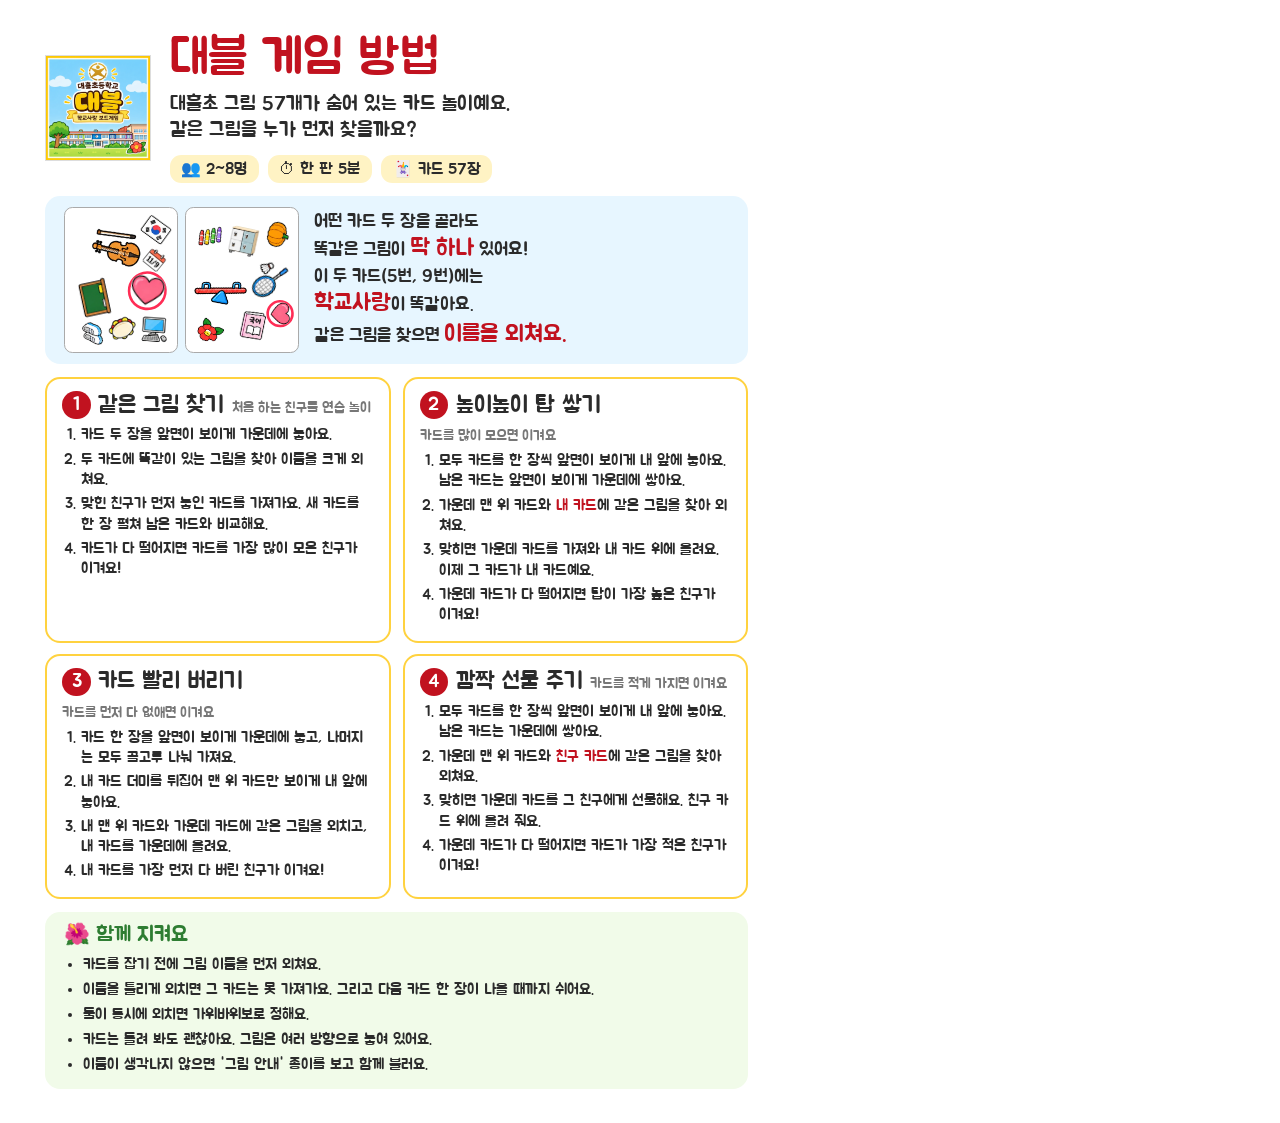
<file: dobble/rules.html>
<!doctype html><html lang="ko"><head><meta charset="utf-8"><title>대블 게임 방법</title><style>
@page { size: A4; margin: 0; }
@font-face { font-family: Jua; src: url(fonts/Jua-Regular.ttf); }
* { box-sizing: border-box; }
body { margin: 0; font-family: Jua, sans-serif; color: #2b2b2b; background: #fff; }
.page { width: 210mm; height: 297mm; padding: 9mm 12mm; overflow: hidden; position: relative; }
.top { display: flex; align-items: center; gap: 5mm; }
.top img { width: 28mm; height: 28mm; border: 0.3mm solid #ddd; }
h1 { margin: 0; font-size: 13mm; color: #c1121f; font-weight: normal; line-height: 1; }
.lead { font-size: 5.2mm; margin-top: 2mm; line-height: 1.35; }
.meta { display: flex; gap: 2.5mm; margin-top: 3mm; }
.meta span { background: #fff3c4; border-radius: 3mm; padding: 1mm 3mm; font-size: 4.2mm; }
.rule { margin-top: 3.5mm; background: #e7f6ff; border-radius: 4mm; padding: 3mm 5mm; display: flex; align-items: center; gap: 4mm; }
.rule .txt { flex: 1; font-size: 4.8mm; line-height: 1.35; }
.rule .txt b { color: #c1121f; font-weight: normal; font-size: 6mm; }
.ex { display: flex; gap: 2mm; }
.ex .wrap { width: 30mm; height: 38.57mm; overflow: hidden; background: #fff; border: 0.3mm solid #aaa; border-radius: 2.2mm; }
.ex .pc { position: relative; width: 74mm; height: 94mm; transform: scale(0.4286) translate(-2mm, -2mm); transform-origin: 0 0; }
.ex .no { display: none; }
.it { position: absolute; }
.it img { width: 100%; height: 100%; object-fit: contain; display: block; }
.ex .it:has(img[alt="학교사랑"]) { border-radius: 50%; box-shadow: 0 0 0 1.6mm #ff2d55; }
.games { display: grid; grid-template-columns: 1fr 1fr; gap: 3mm; margin-top: 3.5mm; }
.game { border: 0.6mm solid #ffd23f; border-radius: 4mm; padding: 3mm 4mm; }
.gh { font-size: 6mm; display: flex; align-items: baseline; gap: 2mm; flex-wrap: wrap; }
.num { background: #c1121f; color: #fff; border-radius: 50%; width: 7.5mm; height: 7.5mm; display: inline-flex;
  align-items: center; justify-content: center; font-size: 5mm; align-self: center; }
.sub { font-size: 3.8mm; color: #777; }
ol { margin: 1.5mm 0 0; padding-left: 5mm; font-size: 4mm; line-height: 1.35; }
li { margin-bottom: 1mm; }
li b { color: #c1121f; font-weight: normal; }
.tips { margin-top: 3.5mm; background: #f1fbe9; border-radius: 4mm; padding: 2.5mm 5mm; font-size: 4.1mm; line-height: 1.38; }
.tips h2 { margin: 0 0 1mm; font-size: 5.5mm; font-weight: normal; color: #2e7d32; }
.tips ul { margin: 0; padding-left: 5mm; }
</style></head><body><section class="page">
<div class="top"><img src="art/back.webp" alt="대블">
<div><h1>대블 게임 방법</h1>
<div class="lead">대흘초 그림 57개가 숨어 있는 카드 놀이예요.<br>같은 그림을 누가 먼저 찾을까요?</div>
<div class="meta"><span>👥 2~8명</span><span>⏱ 한 판 5분</span><span>🃏 카드 57장</span></div></div></div>
<div class="rule"><div class="ex"><div class="wrap"><div class="pc front" id="front_05"><span class="no">5 / 57</span><div class="it" style="left:17.91mm;top:11.17mm;width:31.06mm;height:31.06mm;transform:rotate(265deg)"><img src="art/46.png" alt="바이올린"></div><div class="it" style="left:8.98mm;top:46.01mm;width:22.84mm;height:22.84mm;transform:rotate(258deg)"><img src="art/11.png" alt="칠판"></div><div class="it" style="left:42.21mm;top:42.71mm;width:20.97mm;height:20.97mm;transform:rotate(10deg)"><img src="art/25.png" alt="학교사랑"></div><div class="it" style="left:49.58mm;top:69.21mm;width:15.78mm;height:15.78mm;transform:rotate(4deg)"><img src="art/18.png" alt="컴퓨터"></div><div class="it" style="left:50.01mm;top:7.50mm;width:16.11mm;height:16.11mm;transform:rotate(36deg)"><img src="art/32.png" alt="태극기"></div><div class="it" style="left:28.72mm;top:67.76mm;width:16.98mm;height:16.98mm;transform:rotate(178deg)"><img src="art/49.png" alt="탬버린"></div><div class="it" style="left:11.39mm;top:71.85mm;width:15.73mm;height:15.73mm;transform:rotate(247deg)"><img src="art/39.png" alt="실내화"></div><div class="it" style="left:51.51mm;top:28.04mm;width:11.53mm;height:11.53mm;transform:rotate(39deg)"><img src="art/04.png" alt="개교기념일"></div></div></div><div class="wrap"><div class="pc front" id="front_09"><span class="no">9 / 57</span><div class="it" style="left:7.12mm;top:37.16mm;width:32.39mm;height:32.39mm;transform:rotate(12deg)"><img src="art/42.png" alt="시소"></div><div class="it" style="left:42.07mm;top:35.65mm;width:22.78mm;height:22.78mm;transform:rotate(200deg)"><img src="art/17.png" alt="배드민턴"></div><div class="it" style="left:28.93mm;top:14.02mm;width:17.19mm;height:17.19mm;transform:rotate(12deg)"><img src="art/33.png" alt="사물함"></div><div class="it" style="left:34.76mm;top:65.66mm;width:17.55mm;height:17.55mm;transform:rotate(12deg)"><img src="art/09.png" alt="국어"></div><div class="it" style="left:8.98mm;top:71.09mm;width:14.83mm;height:14.83mm;transform:rotate(213deg)"><img src="art/01.png" alt="동백꽃"></div><div class="it" style="left:8.75mm;top:11.45mm;width:16.23mm;height:16.23mm;transform:rotate(349deg)"><img src="art/41.png" alt="크레파스"></div><div class="it" style="left:50.99mm;top:10.53mm;width:15.79mm;height:15.79mm;transform:rotate(102deg)"><img src="art/50.png" alt="호박"></div><div class="it" style="left:53.31mm;top:60.41mm;width:13.77mm;height:13.77mm;transform:rotate(87deg)"><img src="art/25.png" alt="학교사랑"></div></div></div></div>
<div class="txt">어떤 카드 두 장을 골라도<br>똑같은 그림이 <b>딱 하나</b> 있어요!<br>
이 두 카드(5번, 9번)에는<br><b>학교사랑</b>이 똑같아요.<br>같은 그림을 찾으면 <b>이름을 외쳐요.</b></div></div>
<div class="games"><div class="game"><div class="gh"><span class="num">1</span>같은 그림 찾기<span class="sub">처음 하는 친구들 연습 놀이</span></div><ol><li>카드 두 장을 앞면이 보이게 가운데에 놓아요.</li><li>두 카드에 똑같이 있는 그림을 찾아 이름을 크게 외쳐요.</li><li>맞힌 친구가 먼저 놓인 카드를 가져가요. 새 카드를 한 장 펼쳐 남은 카드와 비교해요.</li><li>카드가 다 떨어지면 카드를 가장 많이 모은 친구가 이겨요!</li></ol></div><div class="game"><div class="gh"><span class="num">2</span>높이높이 탑 쌓기<span class="sub">카드를 많이 모으면 이겨요</span></div><ol><li>모두 카드를 한 장씩 앞면이 보이게 내 앞에 놓아요. 남은 카드는 앞면이 보이게 가운데에 쌓아요.</li><li>가운데 맨 위 카드와 <b>내 카드</b>에 같은 그림을 찾아 외쳐요.</li><li>맞히면 가운데 카드를 가져와 내 카드 위에 올려요. 이제 그 카드가 내 카드예요.</li><li>가운데 카드가 다 떨어지면 탑이 가장 높은 친구가 이겨요!</li></ol></div><div class="game"><div class="gh"><span class="num">3</span>카드 빨리 버리기<span class="sub">카드를 먼저 다 없애면 이겨요</span></div><ol><li>카드 한 장을 앞면이 보이게 가운데에 놓고, 나머지는 모두 골고루 나눠 가져요.</li><li>내 카드 더미를 뒤집어 맨 위 카드만 보이게 내 앞에 놓아요.</li><li>내 맨 위 카드와 가운데 카드에 같은 그림을 외치고, 내 카드를 가운데에 올려요.</li><li>내 카드를 가장 먼저 다 버린 친구가 이겨요!</li></ol></div><div class="game"><div class="gh"><span class="num">4</span>깜짝 선물 주기<span class="sub">카드를 적게 가지면 이겨요</span></div><ol><li>모두 카드를 한 장씩 앞면이 보이게 내 앞에 놓아요. 남은 카드는 가운데에 쌓아요.</li><li>가운데 맨 위 카드와 <b>친구 카드</b>에 같은 그림을 찾아 외쳐요.</li><li>맞히면 가운데 카드를 그 친구에게 선물해요. 친구 카드 위에 올려 줘요.</li><li>가운데 카드가 다 떨어지면 카드가 가장 적은 친구가 이겨요!</li></ol></div></div>
<div class="tips"><h2>🌺 함께 지켜요</h2><ul>
<li>카드를 잡기 전에 그림 이름을 먼저 외쳐요.</li>
<li>이름을 틀리게 외치면 그 카드는 못 가져가요. 그리고 다음 카드 한 장이 나올 때까지 쉬어요.</li>
<li>둘이 동시에 외치면 가위바위보로 정해요.</li>
<li>카드는 돌려 봐도 괜찮아요. 그림은 여러 방향으로 놓여 있어요.</li>
<li>이름이 생각나지 않으면 '그림 안내' 종이를 보고 함께 불러요.</li>
</ul></div>
</section></body></html>
</file>
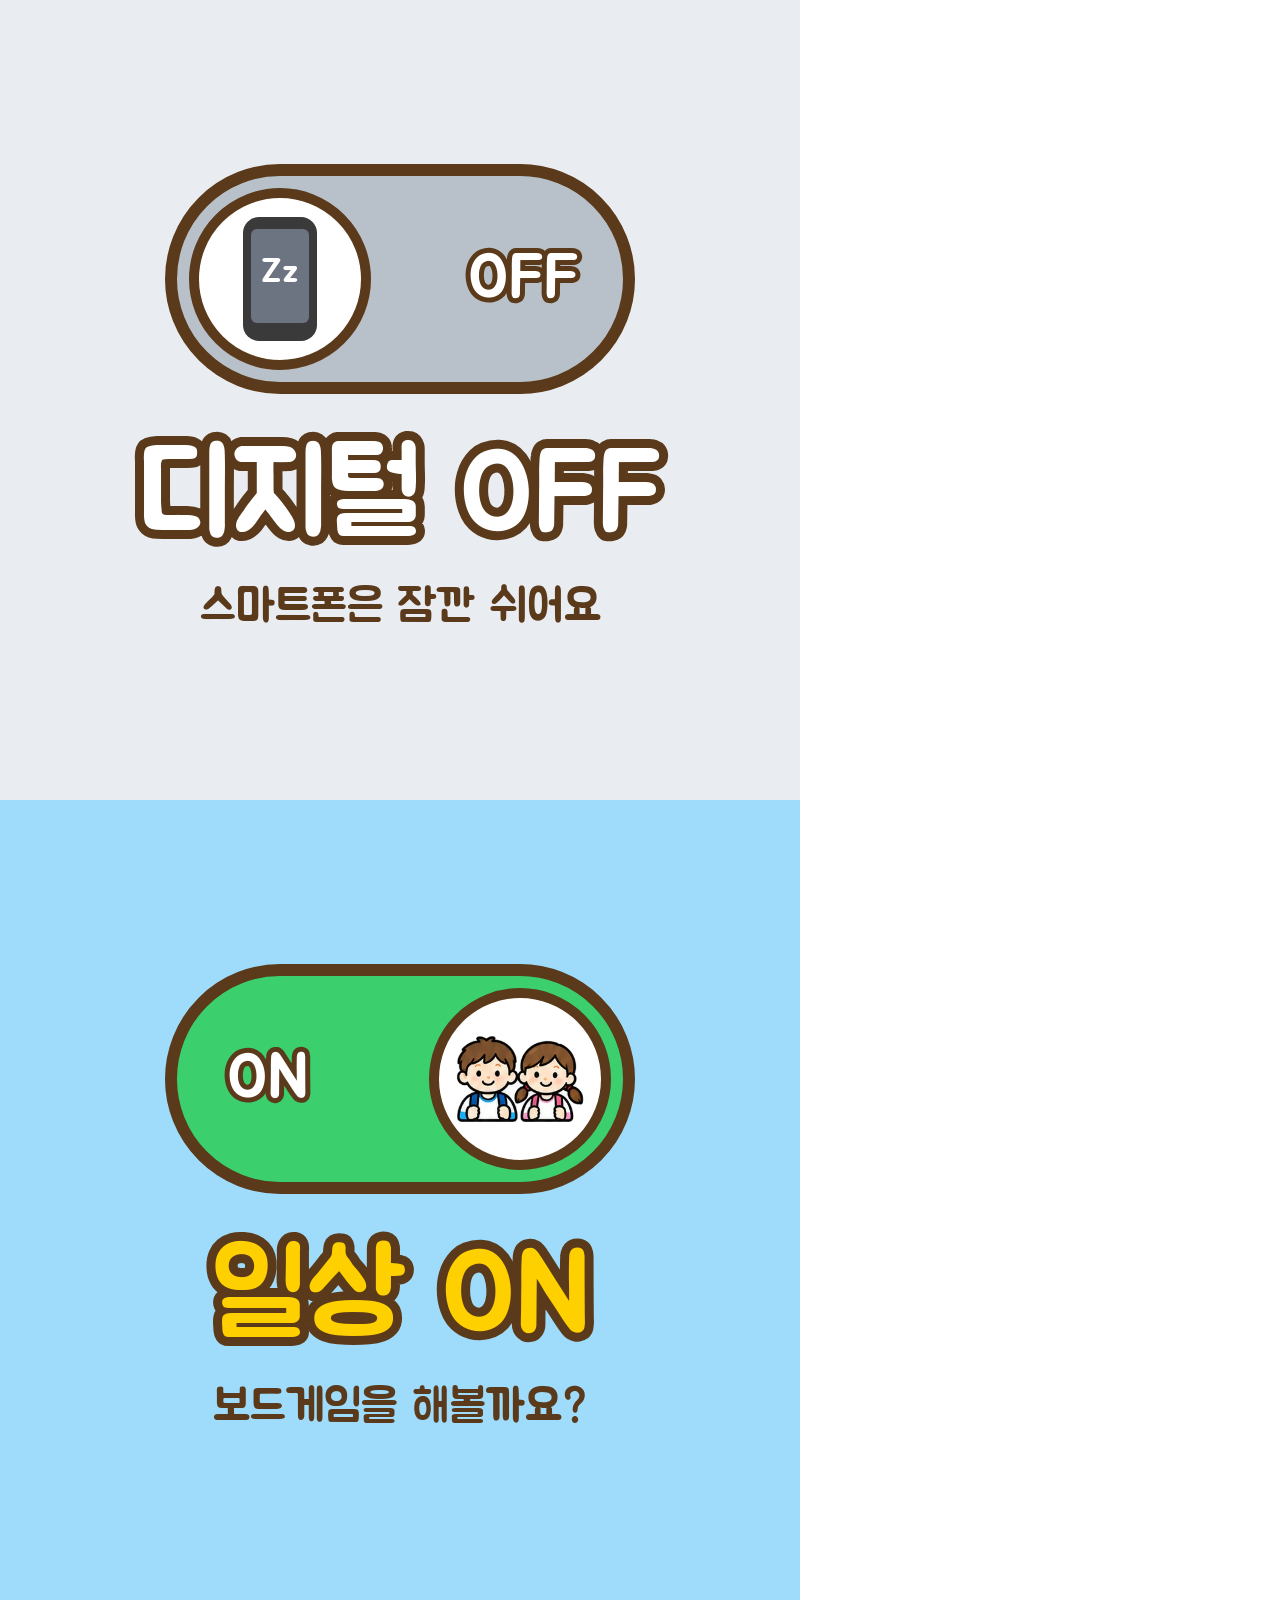
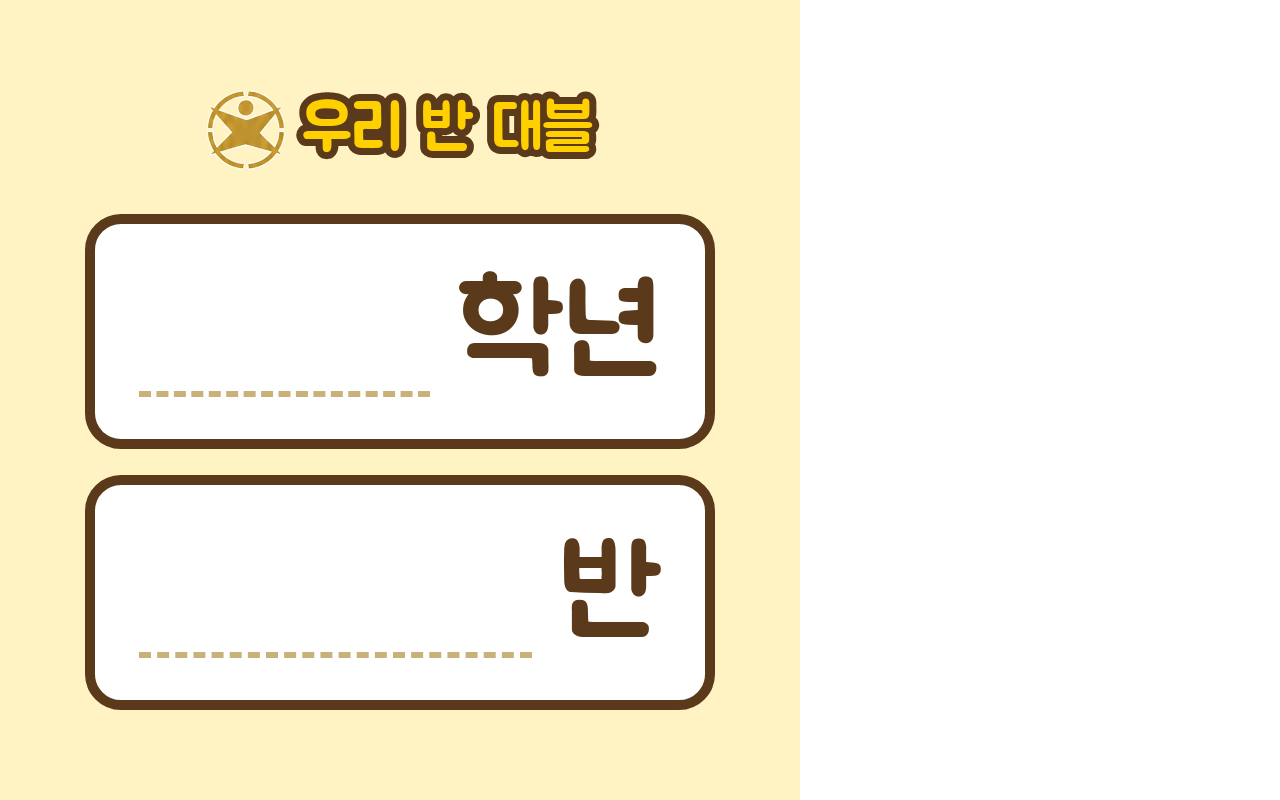
<file: dobble/case/digital.html>
<!doctype html><html lang="ko"><head><meta charset="utf-8"><title>디지털 OFF 일상 ON</title><style>
@font-face { font-family: Jua; src: url(../fonts/Jua-Regular.ttf); }
body { margin: 0; background: #fff; }
.sq { width: 800px; height: 800px; position: relative; overflow: hidden; font-family: Jua, sans-serif;
  display: flex; flex-direction: column; align-items: center; justify-content: center; }
.off { background: #e9edf2; }
.on  { background: #9fdcfb; }
.play{ background: #fff3c4; }
.toggle { width: 470px; height: 230px; border-radius: 115px; position: relative; border: 12px solid #5a3a1a; box-sizing: border-box; }
.off .toggle { background: #b8c0c9; }
.on  .toggle { background: #3ccf6e; }
.knob { position: absolute; top: 12px; width: 182px; height: 182px; border-radius: 50%; background: #fff;
  border: 10px solid #5a3a1a; box-sizing: border-box; display: flex; align-items: center; justify-content: center; }
.off .knob { left: 12px; } .on .knob { right: 12px; }
.lbl { position: absolute; top: 50%; transform: translateY(-50%); font-size: 64px; color: #fff;
  -webkit-text-stroke: 10px #5a3a1a; paint-order: stroke fill; }
.off .lbl { right: 44px; } .on .lbl { left: 50px; }
.phone { width: 74px; height: 124px; border-radius: 16px; background: #3a3a3a; position: relative; }
.phone::before { content: ""; position: absolute; left: 8px; top: 12px; right: 8px; bottom: 18px; border-radius: 6px; background: #6b7480; }
.phone span { position: absolute; left: 0; right: 0; top: 34px; text-align: center; font-size: 34px; color: #fff; }
.knob img { width: 130px; height: 130px; object-fit: contain; }
.t2 { margin-top: 44px; font-size: 118px; line-height: 1; color: #ffd000; -webkit-text-stroke: 18px #5a3a1a; paint-order: stroke fill; }
.off .t2 { color: #fff; }
.t1 { margin-top: 22px; font-size: 46px; color: #5a3a1a; }
.cards { position: relative; width: 420px; height: 300px; }
.cards img { position: absolute; width: 170px; height: 216px; object-fit: cover; border-radius: 14px;
  border: 6px solid #5a3a1a; box-sizing: content-box; background: #fff; top: 30px; }
.cards img:nth-child(1) { left: 20px; transform: rotate(-14deg); }
.cards img:nth-child(2) { left: 125px; top: 10px; z-index: 2; }
.cards img:nth-child(3) { left: 230px; transform: rotate(14deg); }
.play .t2 { margin-top: 30px; }
.head { display: flex; align-items: center; gap: 16px; margin-bottom: 18px; }
.head img { width: 80px; height: 80px; object-fit: contain; }
.head span { font-size: 64px; color: #ffd000; -webkit-text-stroke: 14px #5a3a1a; paint-order: stroke fill; }
.fill { width: 630px; height: 235px; background: #fff; border: 10px solid #5a3a1a; border-radius: 36px; box-sizing: border-box;
  display: flex; align-items: flex-end; padding: 0 44px 42px; gap: 26px; margin-top: 26px; }
.fill .line { flex: 1; border-bottom: 6px dashed #c9b27a; height: 1px; }
.fill .w { font-size: 124px; line-height: 1; color: #5a3a1a; }
</style></head><body>
<div class="sq off" id="d1_digital_off"><div class="toggle"><div class="knob"><div class="phone"><span>Zz</span></div></div><div class="lbl">OFF</div></div>
<div class="t2">디지털 OFF</div><div class="t1">스마트폰은 잠깐 쉬어요</div></div>
<div class="sq on" id="d2_daily_on"><div class="toggle"><div class="lbl">ON</div><div class="knob"><img src="../art/24.png"></div></div>
<div class="t2">일상 ON</div><div class="t1">보드게임을 해볼까요?</div></div>
<div class="sq play" id="d3_class"><div class="head"><img src="../art/03.png"><span>우리 반 대블</span></div>
<div class="fill"><div class="line"></div><div class="w">학년</div></div>
<div class="fill"><div class="line"></div><div class="w">반</div></div>
</div>
</body></html>
</file>
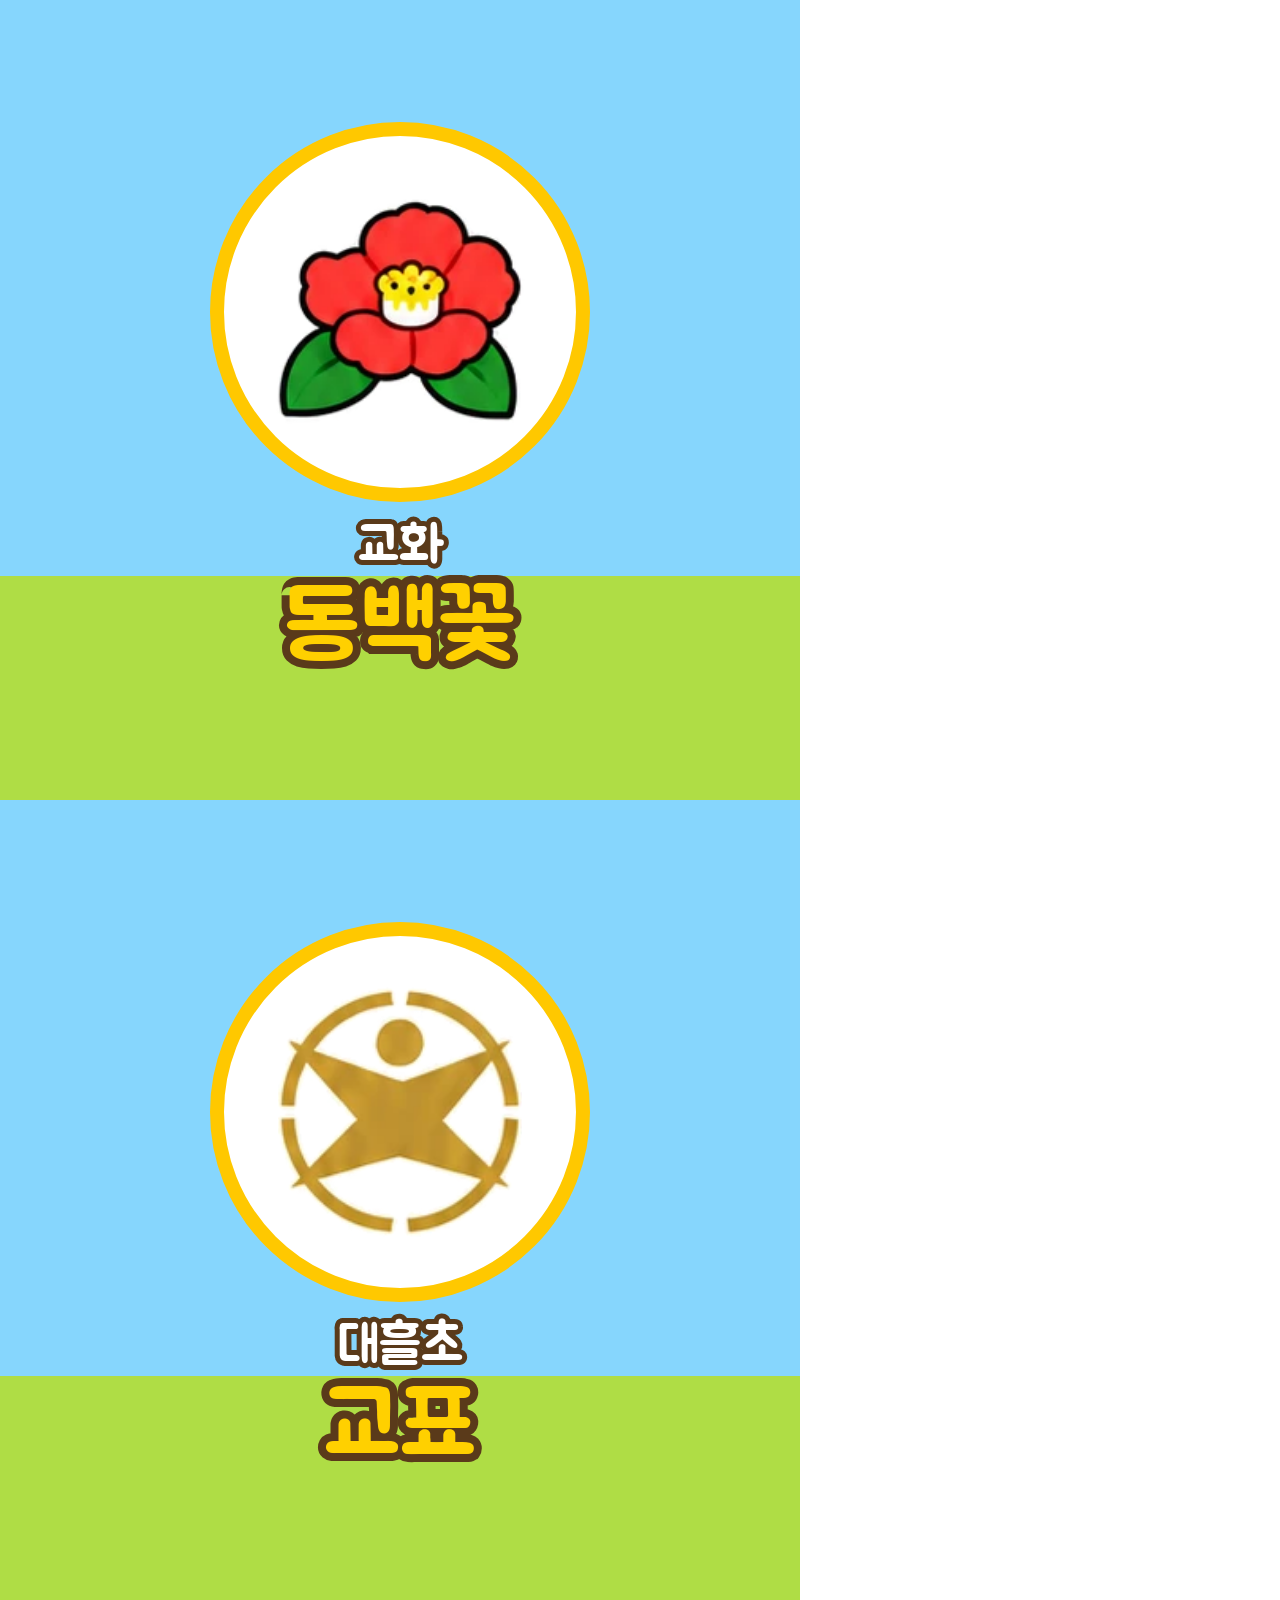
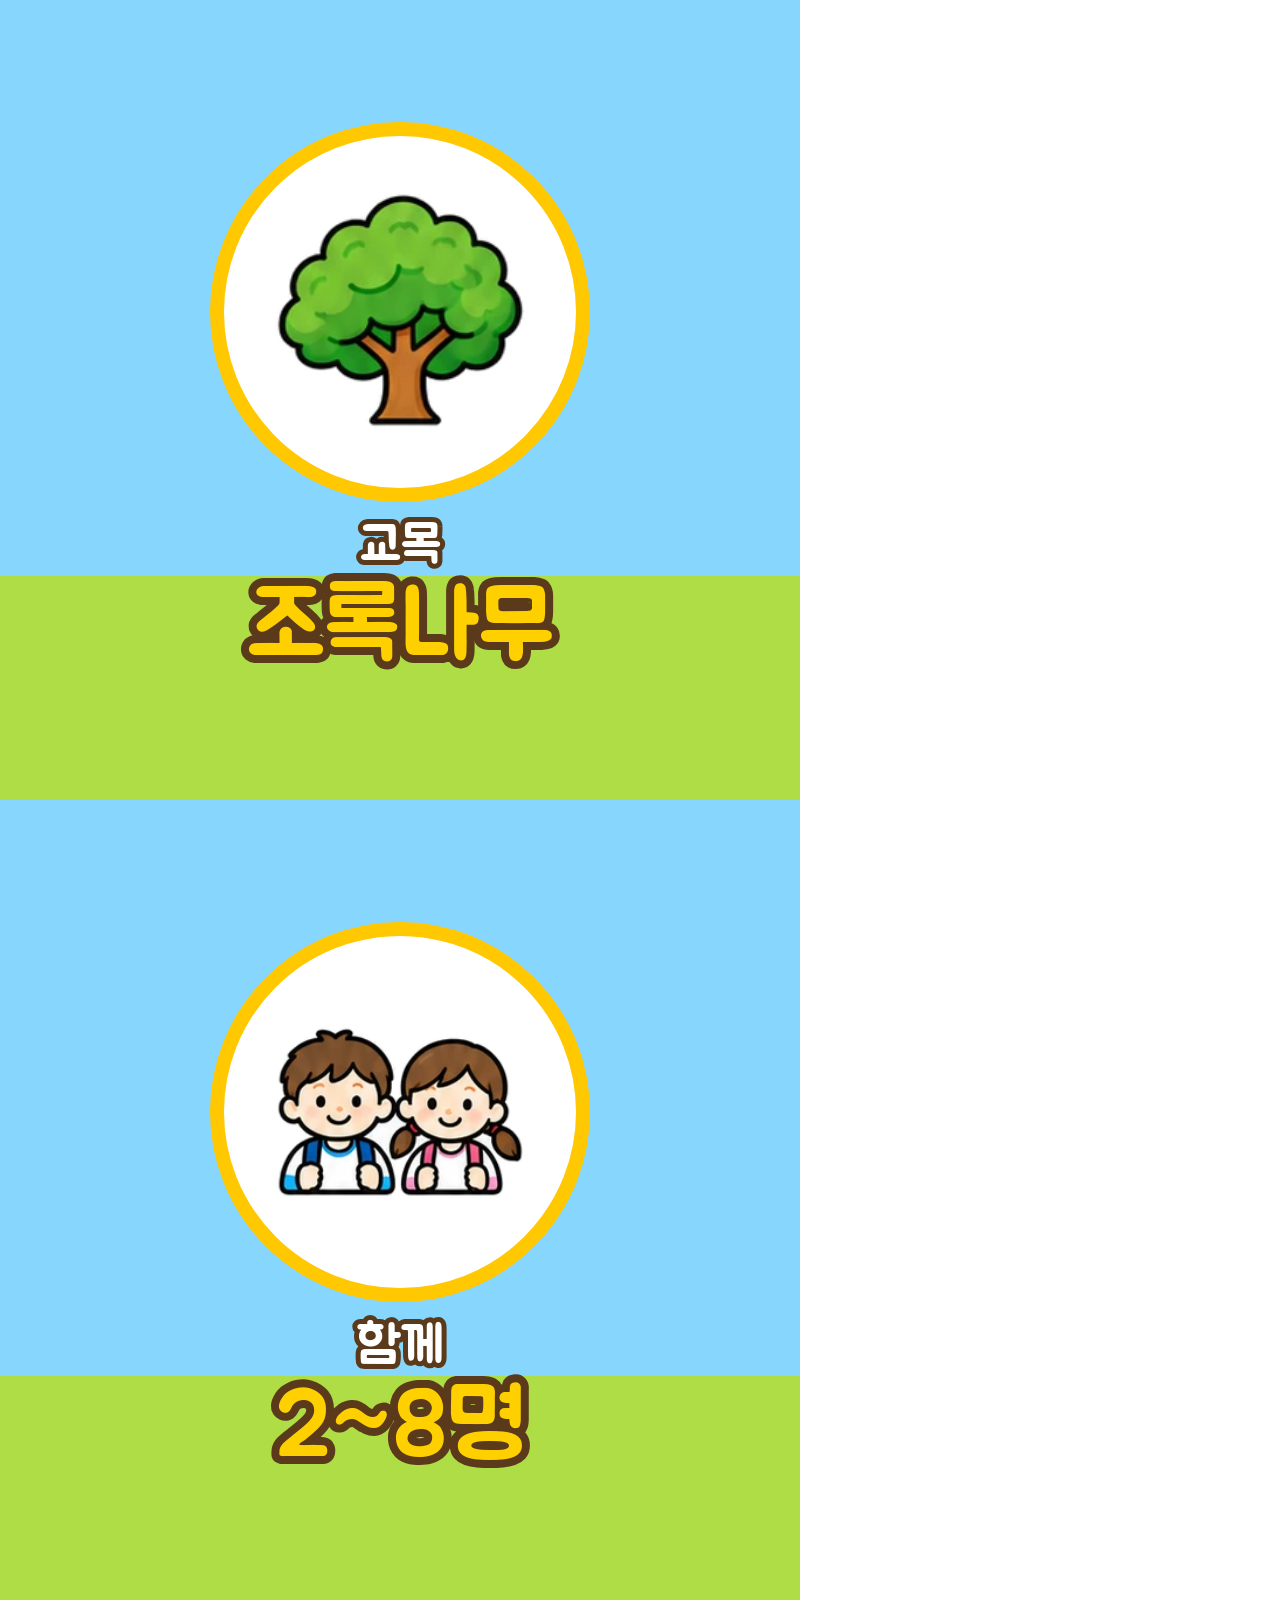
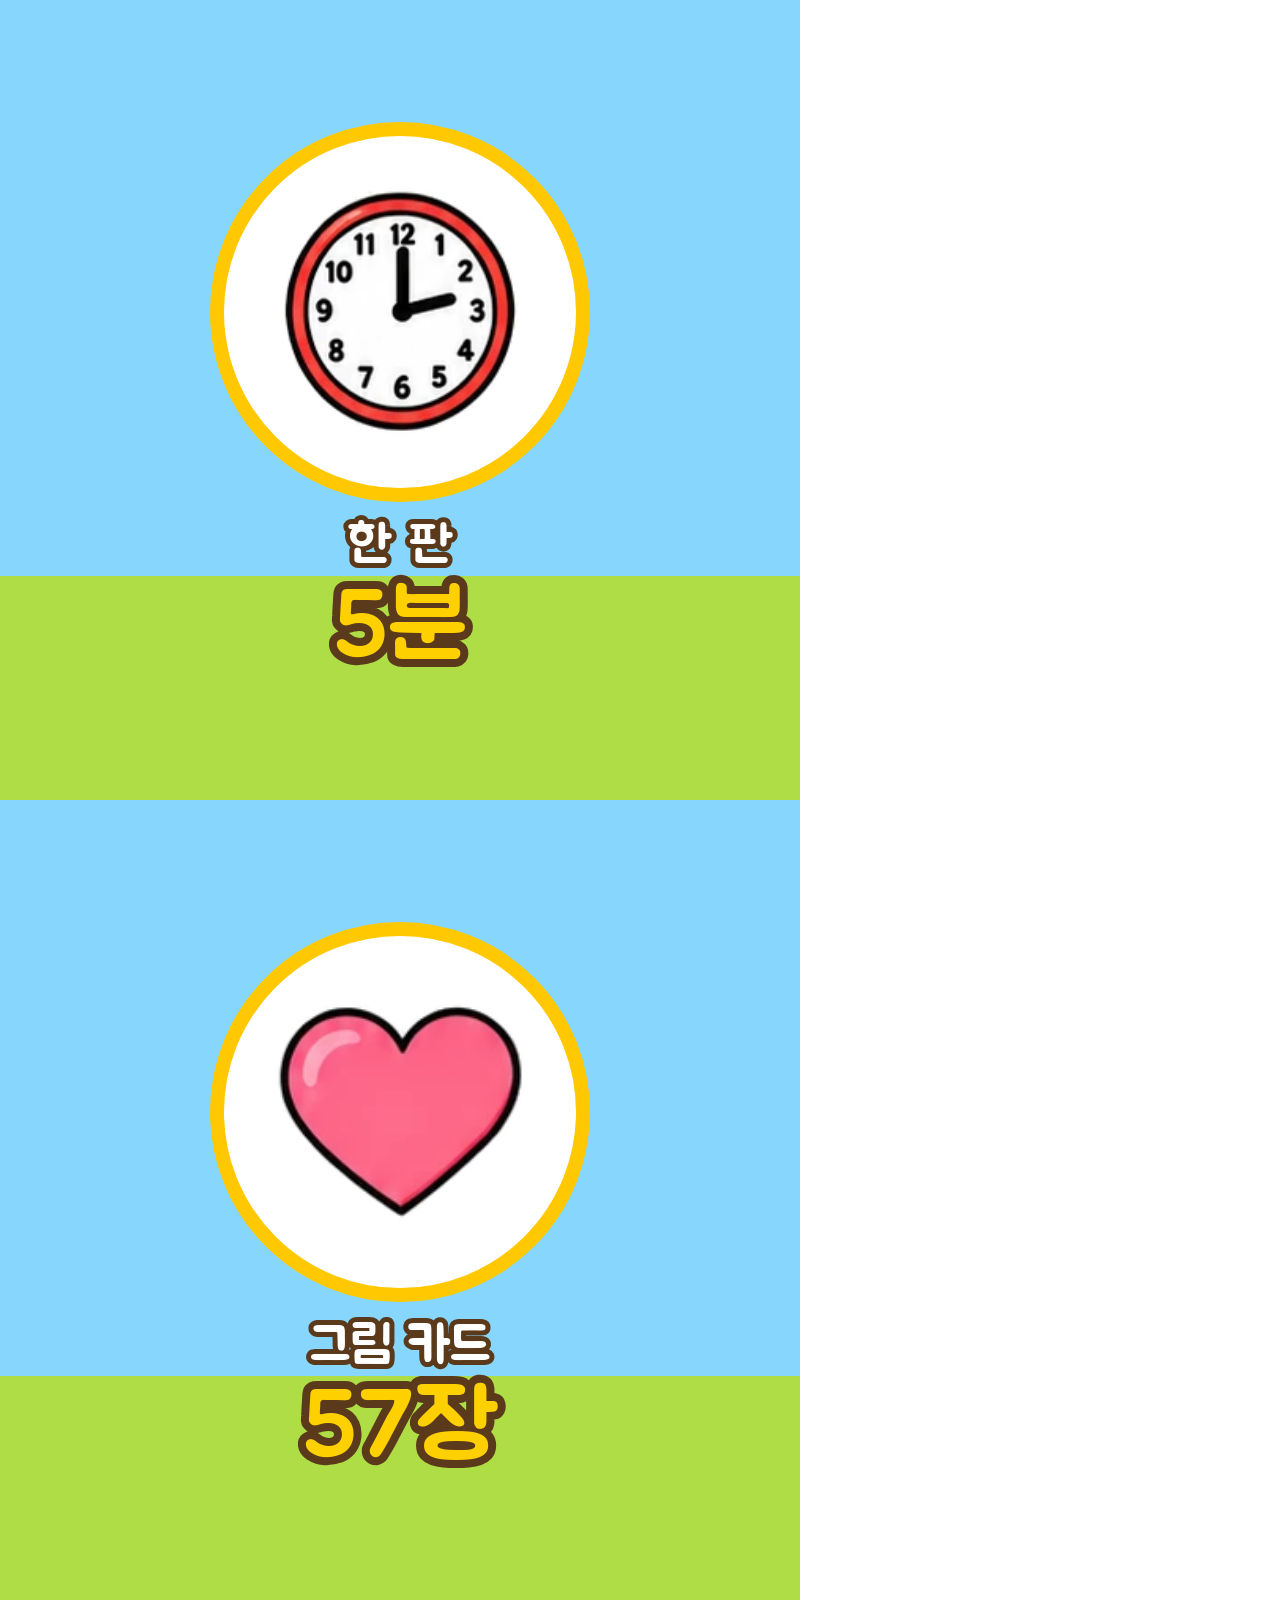
<file: dobble/case/small.html>
<!doctype html><html lang="ko"><head><meta charset="utf-8"><title>대블 케이스</title><style>
@font-face { font-family: Jua; src: url(../fonts/Jua-Regular.ttf); }
body { margin: 0; background: #fff; }
.sq { width: 800px; height: 800px; position: relative; overflow: hidden; font-family: Jua, sans-serif;
  background: linear-gradient(#86d6fd 0 72%, #afdd45 72% 100%); display: flex; flex-direction: column;
  align-items: center; justify-content: center; }
.badge { width: 380px; height: 380px; border-radius: 50%; background: #fff; border: 14px solid #ffc800;
  display: flex; align-items: center; justify-content: center; box-sizing: border-box; }
.badge img { width: 250px; height: 250px; object-fit: contain; }
.t1 { margin-top: 18px; font-size: 52px; color: #fff; -webkit-text-stroke: 10px #5a3a1a; paint-order: stroke fill; line-height: 1; }
.t2 { margin-top: 6px; font-size: 96px; color: #ffd000; -webkit-text-stroke: 16px #5a3a1a; paint-order: stroke fill; line-height: 1.05; }
</style></head><body><div class="sq" id="a1_camellia"><div class="badge"><img src="../art/01.png"></div><div class="t1">교화</div><div class="t2">동백꽃</div></div><div class="sq" id="a2_emblem"><div class="badge"><img src="../art/03.png"></div><div class="t1">대흘초</div><div class="t2">교표</div></div><div class="sq" id="a3_tree"><div class="badge"><img src="../art/00.png"></div><div class="t1">교목</div><div class="t2">조록나무</div></div><div class="sq" id="b1_players"><div class="badge"><img src="../art/24.png"></div><div class="t1">함께</div><div class="t2">2~8명</div></div><div class="sq" id="b2_time"><div class="badge"><img src="../art/12.png"></div><div class="t1">한 판</div><div class="t2">5분</div></div><div class="sq" id="b3_cards"><div class="badge"><img src="../art/25.png"></div><div class="t1">그림 카드</div><div class="t2">57장</div></div></body></html>
</file>
<file: style.css>
:root {
  --bg: #07061a;
  --bg-2: #120c33;
  --ink: #f3ecff;
  --ink-dim: #b9aee0;
  --gold: #f5d27a;
  --gold-soft: rgba(245, 210, 122, 0.55);
  --violet: #8c6cff;
  --c1: #f5d27a;
  --c2: #fff3c4;
  --circle: min(64vh, 94vw);
  --serif: "Gowun Batang", "Nanum Myeongjo", serif;
  --display: "Cinzel Decorative", "Gowun Batang", serif;
}

* { box-sizing: border-box; }

html, body {
  margin: 0;
  height: 100%;
  overflow: hidden;
  background: radial-gradient(ellipse at 50% 45%, var(--bg-2) 0%, var(--bg) 70%);
  color: var(--ink);
  font-family: var(--serif);
  user-select: none;
  -webkit-user-select: none;
}

canvas#bg, canvas#trail {
  position: fixed;
  inset: 0;
  width: 100%;
  height: 100%;
  pointer-events: none;
}
canvas#bg { z-index: 0; }
canvas#trail { z-index: 30; }

/* ---------- 메인 무대 ---------- */
.stage {
  position: relative;
  z-index: 10;
  height: 100%;
  display: grid;
  grid-template-rows: auto 1fr auto;
  justify-items: center;
  align-items: center;
  padding: 2vh 16px 2.5vh;
  gap: 1vh;
  transition: filter 0.8s ease, opacity 0.8s ease, transform 0.8s ease;
}
body[data-phase="reveal"] .stage {
  filter: blur(10px) brightness(0.45);
  transform: scale(0.96);
}

.title { text-align: center; }
.eyebrow {
  margin: 0;
  font-family: var(--display);
  letter-spacing: 0.35em;
  font-size: clamp(11px, 1.5vh, 16px);
  color: var(--gold);
  opacity: 0.85;
}
.title h1 {
  margin: 0.6vh 0 0.4vh;
  font-size: clamp(26px, 5vh, 64px);
  font-weight: 700;
  letter-spacing: 0.08em;
  background: linear-gradient(180deg, #fff8e1 10%, var(--gold) 55%, #b98a2e 100%);
  -webkit-background-clip: text;
  background-clip: text;
  color: transparent;
  filter: drop-shadow(0 0 18px rgba(245, 210, 122, 0.35));
}
.subtitle {
  margin: 0;
  color: var(--ink-dim);
  font-size: clamp(13px, 1.8vh, 20px);
}

/* ---------- 마법진 ---------- */
.circle-wrap {
  position: relative;
  width: var(--circle);
  height: var(--circle);
}
.magic-circle {
  position: absolute;
  inset: 0;
  width: 100%;
  height: 100%;
  overflow: visible;
  filter: drop-shadow(0 0 6px var(--gold-soft)) drop-shadow(0 0 22px rgba(140, 108, 255, 0.35));
  transition: filter 0.6s ease;
}
body[data-phase="casting"] .magic-circle {
  filter: drop-shadow(0 0 10px var(--gold)) drop-shadow(0 0 40px rgba(255, 240, 200, 0.7));
}
.magic-circle .line {
  fill: none;
  stroke: var(--gold);
  stroke-width: 1.4;
  opacity: 0.8;
}
.magic-circle .bold { stroke-width: 2.4; }
.magic-circle .thin { stroke-width: 0.8; opacity: 0.55; }
.magic-circle .dashed { stroke-dasharray: 3 6; }
.magic-circle .star { stroke-width: 1.2; opacity: 0.5; }
.magic-circle .tick { stroke: var(--gold); stroke-width: 1; opacity: 0.6; }
.magic-circle .tick.long { stroke-width: 1.6; opacity: 0.9; }
.magic-circle .runes {
  font-family: "Noto Sans Runic", "Segoe UI Historic", "Segoe UI Symbol", serif;
  font-size: 15px;
  fill: var(--gold);
  opacity: 0.9;
}

.mirror {
  position: absolute;
  left: 50%;
  top: 50%;
  width: 74%;
  height: 74%;
  transform: translate(-50%, -50%);
  border-radius: 50%;
  overflow: hidden;
  background: #0b0822;
  /* 효과는 거울 테두리에만. 카메라 영상 자체는 손대지 않는다 */
  box-shadow:
    0 0 0 3px rgba(245, 210, 122, 0.8),
    0 0 calc(30px + var(--energy, 0) * 60px) rgba(245, 210, 122, calc(0.25 + var(--energy, 0) * 0.6)),
    0 0 50px rgba(140, 108, 255, 0.45);
}
.mirror video {
  display: block;
  width: 100%;
  height: 100%;
  object-fit: cover;
  transform: scaleX(-1);
}

/* 룬 고리 위의 원소 보석 */
.gem {
  position: absolute;
  width: 10.5%;
  height: 10.5%;
  transform: translate(-50%, -50%);
  border-radius: 50%;
  display: grid;
  place-items: center;
  color: var(--c);
  background: radial-gradient(circle at 35% 30%, #2b2352, #0a061e 70%);
  box-shadow: 0 0 0 2px var(--c), 0 0 16px color-mix(in srgb, var(--c) 60%, transparent);
  transition: transform 0.12s ease, box-shadow 0.12s ease, background 0.12s ease;
}
.gem svg { width: 62%; height: 62%; filter: drop-shadow(0 0 4px var(--c)); }
.gem-label {
  position: absolute;
  transform: translate(-50%, -50%);
  font-size: clamp(11px, 1.7vh, 18px);
  color: var(--c);
  white-space: nowrap;
  text-shadow: 0 0 8px var(--c);
  font-weight: 700;
  transition: transform 0.12s ease;
}
.gem.active + .gem-label { transform: translate(-50%, -50%) scale(1.3); }
.gem.active {
  transform: translate(-50%, -50%) scale(1.35);
  background: radial-gradient(circle, color-mix(in srgb, var(--c) 55%, #fff) 0%, color-mix(in srgb, var(--c) 30%, #0a061e) 70%);
  box-shadow: 0 0 0 3px #fff, 0 0 30px var(--c), 0 0 70px var(--c);
}
.gem.active svg { color: #fff; }

/* ---------- 안내 ---------- */
.guide {
  display: grid;
  justify-items: center;
  gap: 1.2vh;
  text-align: center;
  transition: opacity 0.5s ease;
}
body[data-phase="casting"] .guide { opacity: 0.25; }
.status {
  display: inline-flex;
  align-items: center;
  gap: 10px;
  padding: 6px 16px;
  border-radius: 999px;
  border: 1px solid rgba(245, 210, 122, 0.35);
  background: rgba(12, 8, 36, 0.6);
  font-size: clamp(13px, 1.8vh, 19px);
  color: var(--ink-dim);
}
.status .dot {
  width: 10px;
  height: 10px;
  border-radius: 50%;
  background: #6b6690;
  box-shadow: 0 0 0 0 transparent;
}
body[data-hand="on"] .status .dot {
  background: #9dffb0;
  box-shadow: 0 0 10px #9dffb0;
}
body[data-hand="on"] .status { color: var(--ink); border-color: rgba(157, 255, 176, 0.5); }
body[data-camera="error"] .status .dot { background: #ff8a80; box-shadow: 0 0 10px #ff8a80; }

.instruction {
  margin: 0;
  font-size: clamp(17px, 2.8vh, 32px);
  text-shadow: 0 0 12px rgba(140, 108, 255, 0.8);
}
.instruction b { color: var(--gold); }

.swipe-meter {
  position: relative;
  width: min(520px, 80vw);
  height: 14px;
  border-radius: 999px;
  background: rgba(255, 255, 255, 0.07);
  border: 1px solid rgba(245, 210, 122, 0.3);
  overflow: visible;
}
.swipe-meter .fill {
  position: absolute;
  inset: 0 auto 0 0;
  width: 0%;
  border-radius: 999px;
  background: linear-gradient(90deg, rgba(140, 108, 255, 0.4), var(--gold), #fff);
  box-shadow: 0 0 16px var(--gold);
}
/* ---------- 결과 화면 ---------- */
.reveal {
  position: fixed;
  inset: 0;
  z-index: 20;
  display: grid;
  place-items: center;
  padding: 3vh 16px 9vh;
  background: radial-gradient(circle at 50% 38%, color-mix(in srgb, var(--c1) 38%, transparent) 0%, transparent 60%);
  opacity: 0;
  pointer-events: none;
  cursor: pointer;
  transition: opacity 0.6s ease;
}
body[data-phase="reveal"] .reveal { opacity: 1; pointer-events: auto; }

.reveal-rays {
  position: absolute;
  left: 50%;
  top: 34%;
  width: 150vmax;
  height: 150vmax;
  transform: translate(-50%, -50%);
  background: repeating-conic-gradient(from 0deg, color-mix(in srgb, var(--c1) 14%, transparent) 0deg 6deg, transparent 6deg 18deg);
  -webkit-mask: radial-gradient(circle, #000 0%, transparent 55%);
  mask: radial-gradient(circle, #000 0%, transparent 55%);
  animation: spin 40s linear infinite;
}
@keyframes spin { to { transform: translate(-50%, -50%) rotate(360deg); } }

.reveal-card {
  position: relative;
  text-align: center;
  max-width: 1000px;
}
.reveal-card > * {
  opacity: 0;
  transform: translateY(14px);
}
body[data-phase="reveal"] .reveal-card > * {
  animation: rise 0.8s cubic-bezier(0.2, 0.8, 0.2, 1) forwards;
}
body[data-phase="reveal"] .reveal-card > :nth-child(1) { animation-delay: 0.1s; }
body[data-phase="reveal"] .reveal-card > :nth-child(2) { animation-delay: 0.15s; }
body[data-phase="reveal"] .reveal-card > :nth-child(3) { animation-delay: 0.9s; }
body[data-phase="reveal"] .reveal-card > :nth-child(4) { animation-delay: 1.1s; }
body[data-phase="reveal"] .reveal-card > :nth-child(5) { animation-delay: 1.4s; }
body[data-phase="reveal"] .reveal-card > :nth-child(6) { animation-delay: 1.8s; }
body[data-phase="reveal"] .reveal-card > :nth-child(7) { animation-delay: 2.1s; }
body[data-phase="reveal"] .reveal-card > :nth-child(8) { animation-delay: 2.4s; }
@keyframes rise { to { opacity: 1; transform: none; } }

.reveal-eyebrow {
  margin: 0;
  font-family: var(--display);
  letter-spacing: 0.4em;
  color: var(--c2);
  font-size: clamp(13px, 1.9vh, 20px);
}
.reveal-symbol {
  width: min(24vh, 38vw);
  height: min(24vh, 38vw);
  margin: 1.5vh auto 1vh;
  color: var(--c1);
  filter: drop-shadow(0 0 12px var(--c1)) drop-shadow(0 0 40px var(--c1));
}
.reveal-symbol svg { width: 100%; height: 100%; overflow: visible; }
.reveal-symbol svg * {
  stroke-dasharray: 1;
  stroke-dashoffset: 1;
}
body[data-phase="reveal"] .reveal-symbol svg * {
  animation: draw 1.2s ease-out 0.2s forwards;
}
@keyframes draw { to { stroke-dashoffset: 0; } }

.reveal-you {
  margin: 0;
  font-size: clamp(18px, 3vh, 34px);
  color: var(--ink-dim);
}
.reveal-title {
  margin: 0.2vh 0;
  font-size: clamp(40px, min(10vh, 12vw), 132px);
  word-break: keep-all;
  line-height: 1.1;
  font-weight: 700;
  letter-spacing: 0.04em;
  background: linear-gradient(180deg, #fff 0%, var(--c2) 30%, var(--c1) 100%);
  -webkit-background-clip: text;
  background-clip: text;
  color: transparent;
  filter: drop-shadow(0 0 24px color-mix(in srgb, var(--c1) 70%, transparent));
}
.reveal-class {
  margin: 0;
  font-family: var(--display);
  letter-spacing: 0.25em;
  color: var(--c2);
  font-size: clamp(15px, 2.4vh, 28px);
}
.reveal-desc {
  margin: 2.2vh auto 0;
  max-width: 34em;
  font-size: clamp(16px, 2.5vh, 28px);
  line-height: 1.6;
  color: var(--ink);
  word-break: keep-all;
}
.reveal-traits {
  list-style: none;
  padding: 0;
  margin: 2vh 0 0;
  display: flex;
  justify-content: center;
  gap: 12px;
  flex-wrap: wrap;
}
.reveal-traits li {
  padding: 6px 18px;
  border-radius: 999px;
  border: 1px solid var(--c1);
  color: var(--c2);
  background: color-mix(in srgb, var(--c1) 14%, transparent);
  font-size: clamp(14px, 2vh, 22px);
  box-shadow: 0 0 14px color-mix(in srgb, var(--c1) 40%, transparent);
}
.reveal-spell {
  margin: 2.2vh 0 0;
  font-size: clamp(16px, 2.4vh, 26px);
  color: var(--c2);
  font-style: italic;
  text-shadow: 0 0 12px var(--c1);
}

.next-hint {
  position: absolute;
  left: 50%;
  bottom: 3vh;
  transform: translateX(-50%);
  margin: 0;
  width: max-content;
  max-width: 90vw;
  text-align: center;
  font-size: clamp(14px, 2vh, 20px);
  color: var(--c2);
  opacity: 0;
}
body[data-phase="reveal"] .next-hint { animation: hint 2.4s ease-in-out 2.8s infinite; }
@keyframes hint {
  0%, 100% { opacity: 0.35; }
  50% { opacity: 1; }
}

/* ---------- 섬광 ---------- */
.flash {
  position: fixed;
  inset: 0;
  z-index: 40;
  pointer-events: none;
  background: radial-gradient(circle at 50% 50%, #fff 0%, var(--c2) 40%, var(--c1) 100%);
  opacity: 0;
}
.flash.on { animation: flash 1.1s ease-out forwards; }
@keyframes flash {
  0% { opacity: 0; }
  12% { opacity: 1; }
  100% { opacity: 0; }
}

/* ---------- 통계 ---------- */
.stats {
  position: fixed;
  right: 16px;
  bottom: 12px;
  z-index: 15;
  display: flex;
  align-items: center;
  gap: 10px;
  font-size: 13px;
  color: var(--ink-dim);
  opacity: 0.7;
}
.stats .stat { display: inline-flex; align-items: center; gap: 4px; color: var(--c); }
.stats svg { width: 14px; height: 14px; }
.stats-reset {
  font: inherit;
  font-size: 12px;
  padding: 3px 10px;
  border-radius: 999px;
  border: 1px solid rgba(245, 210, 122, 0.45);
  background: rgba(12, 8, 36, 0.7);
  color: var(--gold);
  cursor: pointer;
}
.stats-reset:hover { background: rgba(245, 210, 122, 0.18); color: #fff; }
.stats:hover { opacity: 1; }
body[data-phase="reveal"] .stats, body[data-phase="intro"] .stats { opacity: 0; }

/* ---------- 시작 화면 ---------- */
.intro {
  position: fixed;
  inset: 0;
  z-index: 50;
  display: grid;
  place-items: center;
  padding: 16px;
  background: rgba(5, 3, 18, 0.82);
  backdrop-filter: blur(6px);
  transition: opacity 0.6s ease;
}
body:not([data-phase="intro"]) .intro { opacity: 0; pointer-events: none; }
.intro-card {
  max-width: 560px;
  text-align: center;
  padding: 36px 28px;
  border-radius: 20px;
  border: 1px solid rgba(245, 210, 122, 0.4);
  background: linear-gradient(180deg, rgba(40, 28, 96, 0.8), rgba(12, 8, 36, 0.9));
  box-shadow: 0 0 60px rgba(140, 108, 255, 0.35);
}
.intro-card h2 {
  margin: 10px 0 14px;
  font-size: clamp(28px, 5vw, 44px);
  color: var(--gold);
}
.intro-card p { color: var(--ink-dim); line-height: 1.7; margin: 0 0 22px; word-break: keep-all; }
.intro-card .keys { font-size: 12px; margin: 18px 0 0; opacity: 0.7; }
#start-btn {
  font: inherit;
  font-size: 22px;
  font-weight: 700;
  padding: 14px 42px;
  border-radius: 999px;
  border: 0;
  cursor: pointer;
  color: #1b1030;
  background: linear-gradient(180deg, #fff3c4, var(--gold));
  box-shadow: 0 0 24px rgba(245, 210, 122, 0.7);
  transition: transform 0.15s ease, box-shadow 0.15s ease;
}
#start-btn:hover { transform: scale(1.05); box-shadow: 0 0 40px rgba(245, 210, 122, 0.9); }

@media (prefers-reduced-motion: reduce) {
  .reveal-rays { animation: none; }
}
</file>
<file: megazine/megazine.css>
/* ───────────────── Me-gazine 2026 ─────────────────
   A4 세로(210×297mm) 잡지 레이아웃. 화면에서는 페이지를 이어 보여 주고,
   인쇄하면 한 섹션이 한 쪽이 됩니다. */

:root {
  --red: #d7261e;
  --ink: #141414;
  --ink-2: #4a4a4a;
  --muted: #9a9a9a;
  --paper: #fbf8f2;
  --cream: #f1ead9;
  --line: #d9d2c3;
  --navy: #1d2b4a;
  --mustard: #e8b33a;
  --ph: #b9b2a3;

  --sans: "Noto Sans KR", system-ui, sans-serif;
  --serif: "Noto Serif KR", serif;
  --display: "Black Han Sans", "Noto Sans KR", sans-serif;
  --latin: "Playfair Display", "Noto Serif KR", serif;
  --hand: "Nanum Pen Script", cursive;
}

* { box-sizing: border-box; margin: 0; padding: 0; }
html { -webkit-print-color-adjust: exact; print-color-adjust: exact; }
body { background: #5d5a55; font-family: var(--sans); color: var(--ink); }

/* ───────── 도구 막대 ───────── */
.toolbar {
  position: sticky; top: 0; z-index: 50;
  display: flex; flex-wrap: wrap; align-items: center; gap: 8px 12px;
  padding: 10px 16px; background: #1b1b1b; color: #eee; font-size: 13px;
  box-shadow: 0 2px 10px rgba(0,0,0,.3);
}
.tb-logo { font-family: var(--latin); font-size: 20px; color: #fff; }
.tb-logo::first-letter { color: var(--red); }
.tb-name { display: flex; align-items: center; gap: 6px; }
.tb-name input {
  width: 110px; padding: 6px 8px; border: 1px solid #555; border-radius: 6px;
  background: #2a2a2a; color: #fff; font: inherit; font-weight: 700;
}
.tb-hint { color: #aaa; }
.tb-spacer { flex: 1; }
.toolbar button {
  padding: 7px 12px; border-radius: 6px; border: 1px solid #555;
  background: #2a2a2a; color: #eee; font: inherit; cursor: pointer;
}
.toolbar button:hover { background: #3a3a3a; }
.toolbar button.primary { background: var(--red); border-color: var(--red); color: #fff; font-weight: 700; }
.toolbar button.ghost { background: transparent; }

/* ───────── 페이지 ───────── */
#book { padding: 24px 0 60px; display: flex; flex-direction: column; align-items: center; gap: 24px; }
.page {
  position: relative; width: 210mm; height: 297mm; overflow: hidden;
  background: var(--paper); padding: 16mm 15mm 18mm;
  box-shadow: 0 8px 30px rgba(0,0,0,.35);
  display: flex; flex-direction: column; gap: 5mm;
  font-size: 9.5pt; line-height: 1.65;
  zoom: var(--fit, 1);
}

/* 공통 요소 */
.run {
  position: absolute; top: 7mm; left: 15mm; right: 15mm;
  display: flex; justify-content: space-between;
  font-size: 7pt; letter-spacing: .18em; color: var(--muted); font-weight: 500;
  border-bottom: .3mm solid var(--line); padding-bottom: 1.5mm;
}
.run span:first-child { color: var(--red); font-weight: 700; }
.run.light { color: rgba(255,255,255,.55); border-color: rgba(255,255,255,.2); }
.folio {
  position: absolute; bottom: 7mm; left: 15mm; right: 15mm;
  display: flex; justify-content: space-between;
  font-family: var(--latin); font-size: 8pt; color: var(--muted);
}
.folio span:last-child { font-weight: 900; color: var(--ink); font-size: 10pt; }
.folio.light span:last-child { color: #fff; }

.eyebrow { font-size: 7.5pt; letter-spacing: .22em; font-weight: 700; color: var(--ink-2); }
.eyebrow.red { color: var(--red); }
.label { font-size: 7.5pt; font-weight: 700; color: var(--red); letter-spacing: .05em; margin-top: 2mm; }
.mini { font-size: 7.5pt; color: var(--muted); }
.sec-title { font-family: var(--display); font-weight: 400; font-size: 30pt; line-height: 1.15; letter-spacing: -.01em; }
.sec-title.light { color: #fff; }
.sec-sub { font-family: var(--serif); color: var(--ink-2); margin-top: 1mm; }

.opener { display: flex; align-items: flex-end; gap: 5mm; padding-top: 3mm; border-bottom: .8mm solid var(--ink); padding-bottom: 4mm; }
.big-no { font-family: var(--latin); font-weight: 900; font-size: 64pt; line-height: .8; color: var(--red); }

.body { font-size: 9.5pt; line-height: 1.75; }
.serif { font-family: var(--serif); }
.cols { column-count: 2; column-gap: 7mm; column-rule: .2mm solid var(--line); }
.dropcap:not(:empty)::first-letter {
  float: left; font-family: var(--display); font-size: 34pt; line-height: 1; color: var(--red);
  padding: 1mm 2mm 0 0;
}

.pull { font-family: var(--serif); font-weight: 900; font-size: 15pt; line-height: 1.45; border-left: 1.5mm solid var(--red); padding: 2mm 0 2mm 5mm; }
.pull .q { font-family: var(--latin); color: var(--red); font-size: 26pt; line-height: 0; vertical-align: -9pt; margin-right: 2mm; }
.pull.small { font-size: 12pt; }
.pull.center { border: none; text-align: center; border-top: .3mm solid var(--ink); border-bottom: .3mm solid var(--ink); padding: 4mm 8mm; }

/* ───────── 편집 칸 · 사진 칸 ───────── */
.ed { outline: none; min-height: 1.6em; border-radius: 1mm; transition: background .15s; white-space: pre-wrap; word-break: keep-all; overflow-wrap: anywhere; }
span.ed, b.ed { display: inline-block; min-width: 3em; }
.ed:empty::before { content: attr(data-ph); color: var(--ph); font-style: normal; pointer-events: none; }
.ed:hover { background: rgba(215,38,30,.05); }
.ed:focus { background: rgba(232,179,58,.18); }
div.ed.body, .ed.a, .letter-body, .epi-body { flex: 1; min-height: 0; overflow: hidden; }

.photo {
  position: relative; overflow: hidden; cursor: pointer;
  background: repeating-linear-gradient(45deg, #e8e1d1 0 6px, #e2dac8 6px 12px);
  background-size: cover; background-position: center;
  display: flex; align-items: center; justify-content: center;
}
.photo:not(.has-img)::after {
  content: "📷  " attr(data-ph); font-size: 8pt; color: #8f8775; text-align: center; padding: 0 4mm;
}
.photo.has-img { background-image: var(--img); background-size: cover; background-repeat: no-repeat; }
.photo:hover { filter: brightness(.96); }
.photo .clear-btn {
  position: absolute; top: 2mm; right: 2mm; z-index: 3; border: none; border-radius: 50%;
  width: 22px; height: 22px; background: rgba(0,0,0,.6); color: #fff; cursor: pointer; display: none;
}
.photo.has-img:hover .clear-btn { display: block; }

/* ───────── 표지 ───────── */
.cover { padding: 0; background: #fff; }
.cover-frame { position: absolute; inset: 7mm; border: 6mm solid var(--red); overflow: hidden; background: #2b2b2b; }
.cover-photo { position: absolute; inset: 0; background: linear-gradient(160deg, #6b6b6b, #2a2a2a); }
.cover-photo:not(.has-img)::after { color: rgba(255,255,255,.65); font-size: 10pt; margin-top: 20mm; }
.cover-shade { position: absolute; inset: 0; pointer-events: none;
  background: linear-gradient(to bottom, rgba(0,0,0,.35) 0, rgba(0,0,0,0) 28%, rgba(0,0,0,0) 55%, rgba(0,0,0,.7) 100%); }
.cover-top, .cover-bottom, .cover-teasers { position: absolute; left: 0; right: 0; pointer-events: none; color: #fff; }
.cover-top { top: 5mm; text-align: center; }
.cover-kicker { font-family: var(--serif); font-weight: 600; font-size: 12pt; letter-spacing: .5em; padding-left: .5em; }
.masthead { font-family: var(--latin); font-weight: 900; font-size: 74pt; line-height: 1; letter-spacing: -.02em; text-shadow: 0 2px 12px rgba(0,0,0,.35); }
.masthead::first-letter { color: var(--red); }
.cover .masthead::first-letter { color: #fff; }
.cover-issue { font-size: 7.5pt; letter-spacing: .4em; margin-top: 1mm; opacity: .85; }
.cover-teasers { top: 62mm; left: auto; right: 6mm; width: 40mm; list-style: none; display: flex; flex-direction: column; gap: 5mm; text-align: right; }
.cover-teasers li { font-family: var(--serif); font-weight: 600; font-size: 10pt; line-height: 1.35; text-shadow: 0 1px 6px rgba(0,0,0,.6); }
.cover-teasers b { display: block; font-family: var(--sans); font-size: 7pt; letter-spacing: .25em; color: var(--mustard); }
.cover-bottom { bottom: 8mm; padding: 0 8mm; }
.poy { font-family: var(--latin); font-weight: 900; font-size: 34pt; line-height: .95; letter-spacing: .01em; }
.cover-name { font-family: var(--display); font-size: 40pt; line-height: 1.2; margin-top: 2mm; color: #fff; }
.cover-name span { border-bottom: 1.2mm solid var(--red); }
.cover-sub { font-family: var(--serif); font-size: 12pt; line-height: 1.55; margin-top: 3mm; font-weight: 600; }

/* ───────── 목차 ───────── */
.toc-head { border-bottom: 1mm solid var(--ink); padding-bottom: 4mm; }
.toc-title { font-family: var(--display); font-weight: 400; font-size: 54pt; line-height: 1; }
.toc-issue { font-family: var(--serif); color: var(--ink-2); }
.toc-body { flex: 1; display: grid; grid-template-columns: 1fr 58mm; gap: 8mm; min-height: 0; }
.toc-list { list-style: none; }
.toc-list li { display: grid; grid-template-columns: 16mm 1fr auto; align-items: baseline; padding: 4.2mm 0; border-bottom: .3mm solid var(--line); }
.toc-list .no { font-family: var(--latin); font-weight: 900; font-size: 22pt; color: var(--red); }
.toc-list .t { font-family: var(--serif); color: var(--ink-2); font-size: 9.5pt; }
.toc-list .t b { display: block; font-family: var(--sans); font-weight: 900; font-size: 14pt; color: var(--ink); }
.toc-list .pg { font-family: var(--latin); font-weight: 700; font-size: 12pt; }
.toc-side { display: flex; flex-direction: column; gap: 3mm; }
.toc-photo { height: 85mm; }
.toc-editor-label { font-size: 7.5pt; letter-spacing: .2em; font-weight: 700; color: var(--red); margin-top: 2mm; }
.toc-note { font-family: var(--serif); font-size: 9pt; flex: 1; }
.toc-sign { font-family: var(--hand); font-size: 18pt; text-align: right; }

/* ───────── 프롤로그 ───────── */
.pro-grid { flex: 1; display: grid; grid-template-columns: 72mm 1fr; gap: 8mm; min-height: 0; }
.pro-left { display: flex; flex-direction: column; gap: 4mm; }
.pro-photo { height: 95mm; }
.profile { border-collapse: collapse; width: 100%; font-size: 9pt; }
.profile th { text-align: left; width: 22mm; color: var(--red); font-weight: 700; font-size: 8pt; vertical-align: top; padding: 2mm 0; }
.profile td { border-bottom: .3mm solid var(--line); padding: 2mm 0; }
.pro-right { display: flex; flex-direction: column; gap: 2mm; min-height: 0; }
.keywords { display: flex; flex-wrap: wrap; gap: 2mm; margin-bottom: 2mm; }
.chip { background: var(--ink); color: #fff; padding: 1mm 4mm; border-radius: 10mm; font-weight: 700; }
.chip:empty::before { color: #888; }
.prose { flex: 1; }

/* ───────── 프로젝트 ───────── */
.feature-hero { position: relative; height: 82mm; margin: 0 -15mm; margin-top: -2mm; }
.hero-photo { position: absolute; inset: 0; }
.hero-text { position: absolute; left: 15mm; bottom: 0; background: var(--ink); color: #fff; padding: 5mm 7mm; max-width: 120mm; pointer-events: none; }
.hero-text .eyebrow { color: var(--mustard); }
.hero-sub { font-family: var(--serif); font-size: 12pt; margin-top: 1mm; }
.lead { font-family: var(--serif); font-size: 11.5pt; font-weight: 600; line-height: 1.6; }
.steps { flex: 1; display: grid; grid-template-columns: 1fr 1fr; gap: 7mm; min-height: 0; }
.step { display: flex; flex-direction: column; gap: 1.5mm; border-top: 1mm solid var(--ink); padding-top: 3mm; min-height: 0; }
.step-no { font-family: var(--latin); font-weight: 900; color: var(--red); font-size: 9pt; letter-spacing: .1em; }
.step h3 { font-size: 15pt; font-weight: 900; line-height: 1.2; }
.step-photo { height: 42mm; flex: none; }
.step.wide { flex: none; }
.out-grid { display: grid; grid-template-columns: 1fr 1fr 1.2fr; gap: 4mm; height: 68mm; }
.out-photo { height: 100%; }
.two-col { display: grid; grid-template-columns: 1fr 1fr; gap: 7mm; height: 42mm; }
.two-col > div { display: flex; flex-direction: column; min-height: 0; }
.reflection { flex: 1; background: var(--cream); padding: 5mm 6mm; display: flex; flex-direction: column; gap: 2mm; min-height: 0; }

/* ───────── 결정적 순간들 ───────── */
.moment { display: grid; grid-template-columns: 85mm 1fr; gap: 6mm; flex: 1; min-height: 0; }
.moment.top { flex: 1.25; }
.moment + .moment { border-top: .3mm solid var(--line); padding-top: 5mm; }
.m-photo { height: 100%; min-height: 40mm; }
.rank {
  position: absolute; left: 0; top: 0; z-index: 2; background: var(--red); color: #fff;
  font-family: var(--latin); font-weight: 900; font-size: 22pt; line-height: 1; padding: 2mm 4mm;
}
.rank::before { content: "BEST "; font-size: 8pt; letter-spacing: .1em; vertical-align: middle; }
.m-text { display: flex; flex-direction: column; min-height: 0; }
.m-date { font-family: var(--latin); font-weight: 700; color: var(--muted); font-size: 9pt; }
.moment h3 { font-size: 16pt; font-weight: 900; line-height: 1.3; }
.feel { font-family: var(--serif); font-weight: 600; }
.m-grid { flex: 1; display: grid; grid-template-columns: 1fr 1fr; grid-template-rows: 1fr 1fr; gap: 7mm 7mm; min-height: 0; margin-top: 3mm; }
.moment.card { display: flex; flex-direction: column; border: none; padding: 0; gap: .5mm; }
.moment.card .m-photo { height: 50mm; min-height: 0; flex: none; margin-bottom: 1.5mm; }
.moment.card h3 { font-size: 13pt; }
.m-timeline { background: var(--ink); color: #fff; padding: 6mm; display: flex; flex-direction: column; }
.m-timeline .eyebrow { color: var(--mustard); margin-bottom: 3mm; }
.m-timeline ul { list-style: none; flex: 1; display: flex; flex-direction: column; justify-content: space-between; border-left: .4mm solid #555; padding-left: 5mm; }
.m-timeline li { position: relative; display: flex; flex-direction: column; }
.m-timeline li::before { content: ""; position: absolute; left: -6.6mm; top: 1.6mm; width: 2.8mm; height: 2.8mm; border-radius: 50%; background: var(--red); }
.m-timeline b { font-family: var(--latin); font-size: 10pt; }
.m-timeline .ed:empty::before { color: #777; }

/* ───────── 글쓰기 ───────── */
.essay { display: flex; flex-direction: column; gap: 1.5mm; flex: 1; min-height: 0; }
.essay.feature { flex: 1.35; }
.essay + .essay, .essay + .essay-pair { border-top: .3mm solid var(--line); padding-top: 4mm; }
.tag { font-family: var(--latin); font-weight: 900; color: var(--red); font-size: 10pt; }
.tag .ed { font-family: var(--sans); font-weight: 500; font-size: 8pt; color: var(--ink-2); margin-left: 2mm; border: .3mm solid var(--line); border-radius: 5mm; padding: 0 3mm; min-height: 0; }
.essay-title { font-family: var(--serif); font-weight: 900; font-size: 18pt; line-height: 1.3; }
.essay-pair .essay-title { font-size: 14pt; }
.why { font-size: 8.5pt; background: var(--cream); padding: 2mm 4mm; }
.why b { color: var(--red); margin-right: 2mm; }
.essay-pair { flex: 1.2; display: grid; grid-template-columns: 1fr 1fr; gap: 7mm; min-height: 0; }
.essay-pair .essay + .essay { border-top: none; padding-top: 0; border-left: .3mm solid var(--line); padding-left: 7mm; margin-left: -3.5mm; }

/* ───────── 인터뷰 ───────── */
.interview { background: #fff; }
.iv-hero { display: grid; grid-template-columns: 82mm 1fr; gap: 7mm; height: 112mm; margin: -16mm -15mm 0; flex: none; }
.iv-photo { height: 100%; }
.iv-head { padding: 16mm 15mm 0 0; display: flex; flex-direction: column; gap: 3mm; }
.iv-title { font-family: var(--display); font-weight: 400; font-size: 34pt; line-height: 1.12; }
.iv-title .js-name { color: var(--red); }
.iv-intro { font-family: var(--serif); font-size: 9.5pt; flex: 1; border-top: .3mm solid var(--ink); padding-top: 3mm; }
.iv-by { font-size: 8pt; color: var(--muted); letter-spacing: .05em; }
.qa { display: flex; flex-direction: column; flex: 1; min-height: 0; gap: 1.5mm; }
.qa .q { font-weight: 900; font-size: 12pt; line-height: 1.4; }
.qa .q b { font-family: var(--latin); color: var(--red); margin-right: 1mm; }
.qa .q em { font-style: normal; font-weight: 500; font-size: 7pt; color: #fff; background: var(--ink); padding: .3mm 2mm; border-radius: 1mm; vertical-align: 2pt; margin-left: 1mm; white-space: nowrap; }
.qa .a { font-family: var(--serif); padding-left: 6mm; border-left: .3mm solid var(--line); }
.qa .a::before { }
.before-after { display: grid; grid-template-columns: 1fr auto 1fr; align-items: center; gap: 4mm; background: var(--cream); padding: 4mm 5mm; flex: none; }
.before-after .ed { font-family: var(--serif); font-weight: 600; }
.ba-l { font-size: 8pt; font-weight: 900; letter-spacing: .1em; }
.ba-l.red { color: var(--red); }
.ba-arrow { font-size: 22pt; color: var(--red); font-weight: 900; }
.people { flex: none; border-top: 1mm solid var(--ink); border-bottom: .3mm solid var(--ink); padding: 3mm 0 4mm; }
.people-grid { display: grid; grid-template-columns: repeat(4, 1fr); gap: 5mm; margin-top: 3mm; }
.people figure { display: flex; flex-direction: column; align-items: center; text-align: center; gap: 2mm; }
.face { width: 34mm; height: 34mm; border-radius: 50%; }
.face:not(.has-img)::after { font-size: 7pt; }
.people figcaption { display: flex; flex-direction: column; gap: 1mm; font-size: 8.5pt; width: 100%; }
.people figcaption b { font-size: 10pt; }
.future { flex: none; display: grid; grid-template-columns: 70mm 1fr; gap: 6mm; height: 72mm; }
.future-photo { height: 100%; }
.future-card { background: var(--navy); color: #fff; padding: 5mm 6mm; display: flex; flex-direction: column; }
.future-card .eyebrow { color: var(--mustard); margin-bottom: 2mm; }
.future-card ul { list-style: none; flex: 1; display: flex; flex-direction: column; justify-content: space-around; }
.future-card li { display: grid; grid-template-columns: 30mm 1fr; border-bottom: .3mm solid rgba(255,255,255,.2); padding: 1.5mm 0; }
.future-card b { color: var(--mustard); font-size: 8.5pt; }
.future-card .ed:empty::before { color: #7d89a6; }

/* ───────── 편지 ───────── */
.letter-page { background: var(--cream); }
.letter {
  position: relative; flex: 1; min-height: 0; display: flex; flex-direction: column;
  background: #fffdf7; padding: 10mm 12mm; box-shadow: 0 1mm 4mm rgba(0,0,0,.12);
  transform: rotate(-.4deg);
}
.letter.tall { margin-top: 3mm; flex: 1; }
.letter-head { font-family: var(--serif); font-weight: 900; font-size: 15pt; color: var(--navy); border-bottom: .5mm solid var(--navy); padding-bottom: 2mm; margin-bottom: 3mm; padding-right: 26mm; }
.letter-body {
  font-family: var(--hand); font-size: 18pt; line-height: 9mm;
  background-image: linear-gradient(to bottom, transparent calc(9mm - .3mm), #cfd7e6 calc(9mm - .3mm), #cfd7e6 9mm);
  background-size: 100% 9mm; background-attachment: local;
}
.letter-body:empty::before { font-family: var(--sans); font-size: 9pt; }
.letter-sign { font-family: var(--hand); font-size: 18pt; text-align: right; margin-top: 3mm; }
.stamp {
  position: absolute; top: 7mm; right: 10mm; width: 22mm; height: 26mm;
  border: 1mm dashed var(--red); outline: 1.2mm solid #fffdf7; background: #fff3ee;
  color: var(--red); display: flex; flex-direction: column; align-items: center; justify-content: center;
  font-family: var(--latin); font-weight: 900; font-size: 22pt; line-height: 1; transform: rotate(4deg);
}
.stamp small { font-size: 6pt; letter-spacing: .2em; margin-top: 1mm; }
.stamp.blue { border-color: var(--navy); color: var(--navy); background: #eef1f7; }
.polaroid {
  position: absolute; left: 20mm; bottom: 22mm; width: 52mm; height: 60mm; z-index: 2;
  border: 3.5mm solid #fff; border-bottom-width: 11mm; box-shadow: 0 1.5mm 5mm rgba(0,0,0,.25); transform: rotate(-5deg);
}
.letter.tall .letter-body { padding-right: 0; }

/* ───────── 에필로그 ───────── */
.epilogue { background: var(--ink); color: #fff; }
.epi-inner { flex: 1; display: flex; flex-direction: column; gap: 5mm; padding-top: 12mm; min-height: 0; }
.epi-inner .eyebrow { color: var(--mustard); }
.epi-q { font-family: var(--serif); font-size: 12pt; color: #bbb; border-top: .3mm solid #444; padding-top: 6mm; margin-top: 4mm; }
.epi-sentence { font-family: var(--serif); font-weight: 900; font-size: 22pt; line-height: 1.8; }
.epi-sentence .fill { border-bottom: .6mm solid var(--red); min-width: 40mm; padding: 0 2mm; color: var(--mustard); }
.epi-sentence .fill:empty::before { color: #666; }
.epi-body { font-family: var(--serif); color: #ddd; }
.epi-body:empty::before { color: #666; }
.epi-end { font-family: var(--latin); font-style: italic; font-weight: 700; font-size: 20pt; text-align: right; color: var(--red); }

/* ───────── 추천사 ───────── */
.notes { flex: 1; display: grid; grid-template-columns: repeat(2, 1fr); grid-template-rows: repeat(4, 1fr); gap: 6mm 8mm; padding: 3mm; min-height: 0; }
.note {
  position: relative; padding: 6mm 6mm 4mm; display: flex; flex-direction: column;
  box-shadow: 0 1mm 3mm rgba(0,0,0,.15); font-family: var(--hand); font-size: 17pt; line-height: 1.3;
}
.note::before { content: ""; position: absolute; top: -3mm; left: 50%; width: 22mm; height: 6mm; transform: translateX(-50%) rotate(-2deg); background: rgba(255,255,255,.55); box-shadow: 0 .3mm 1mm rgba(0,0,0,.1); }
.note > .ed { flex: 1; overflow: hidden; }
.note .ed:empty::before { font-family: var(--sans); font-size: 9pt; color: rgba(0,0,0,.35); }
.note .from { text-align: right; font-size: 15pt; }
.n1 { background: #ffe98a; transform: rotate(-1.5deg); }
.n2 { background: #ffc9c2; transform: rotate(1.2deg); }
.n3 { background: #c9ecd6; transform: rotate(.8deg); }
.n4 { background: #cfe1ff; transform: rotate(-1deg); }
.n5 { background: #e5d4ff; transform: rotate(-.6deg); }
.n6 { background: #ffd9a8; transform: rotate(1.5deg); }
.n7 { background: #fff; transform: rotate(1deg); border-top: 2mm solid var(--red); }
.n8 { background: #fff; transform: rotate(-1.2deg); border-top: 2mm solid var(--navy); }

/* ───────── 뒤표지 ───────── */
.back { background: var(--red); color: #fff; justify-content: space-between; padding: 30mm 18mm 18mm; }
.back-inner { text-align: center; display: flex; flex-direction: column; gap: 4mm; align-items: center; }
.masthead.small { font-size: 46pt; }
.back .masthead::first-letter { color: var(--ink); }
.back-copy { font-family: var(--serif); font-weight: 600; letter-spacing: .5em; font-size: 12pt; }
.back-quote { font-family: var(--serif); font-weight: 900; font-size: 18pt; margin-top: 30mm; max-width: 140mm; line-height: 1.5; }
.back-quote:empty::before { color: rgba(255,255,255,.55); }
.back-foot { display: flex; justify-content: space-between; align-items: flex-end; font-size: 8.5pt; }
.back-foot .ed:empty::before { color: rgba(255,255,255,.55); }
.price { font-weight: 700; margin-top: 2mm; }
.barcode { background: #fff; color: var(--ink); padding: 3mm 4mm 2mm; text-align: center; }
.barcode span { display: block; width: 42mm; height: 16mm;
  background: repeating-linear-gradient(90deg, #111 0 .4mm, #fff .4mm .8mm, #111 .8mm 1.6mm, #fff 1.6mm 2mm, #111 2mm 2.3mm, #fff 2.3mm 3.1mm); }
.barcode small { font-family: monospace; font-size: 7pt; letter-spacing: .1em; }

/* ───────── 인쇄 ───────── */
@page { size: A4; margin: 0; }
@media print {
  body { background: none; }
  .no-print, .clear-btn { display: none !important; }
  #book { padding: 0; gap: 0; display: block; }
  .page { box-shadow: none; zoom: 1; break-after: page; page-break-after: always; margin: 0; }
  .page:last-child { break-after: auto; }
  .ed:hover, .ed:focus { background: none; }
  .photo:not(.has-img)::after { opacity: .7; }
}
</file>
